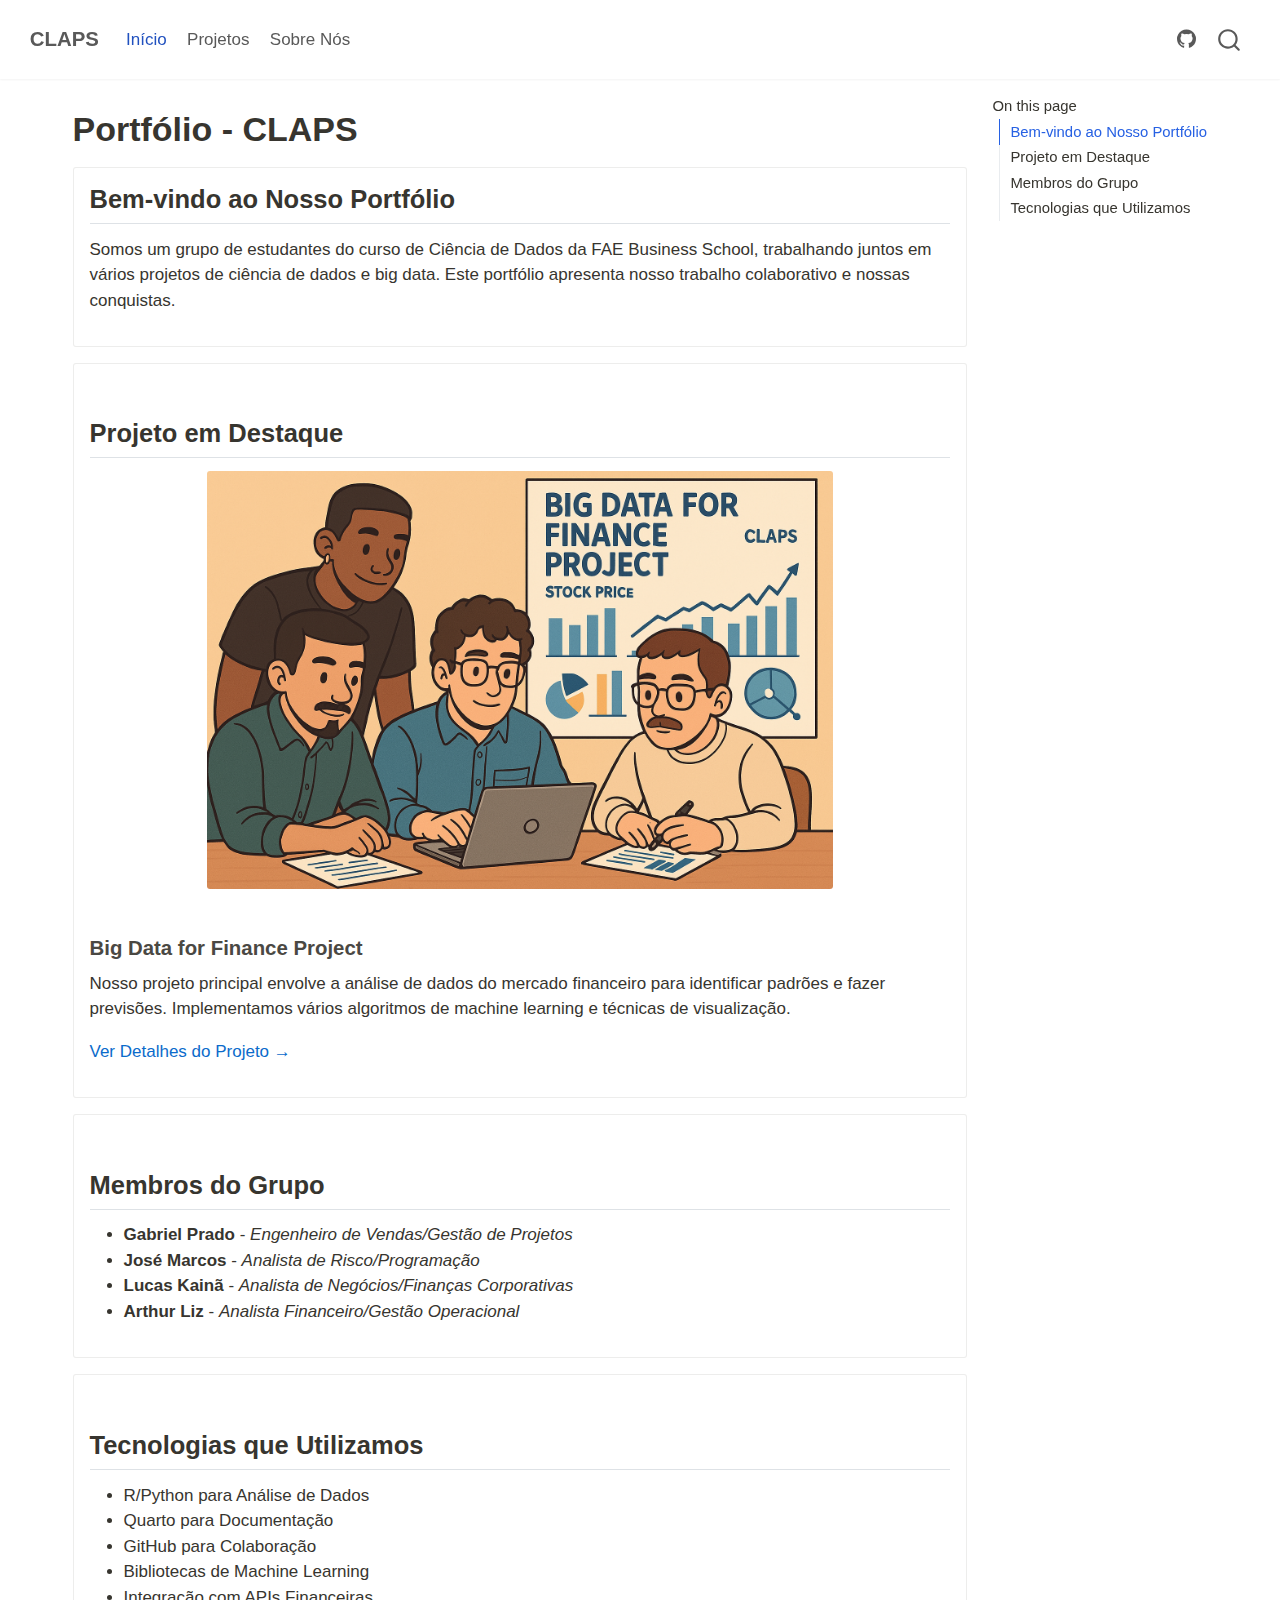
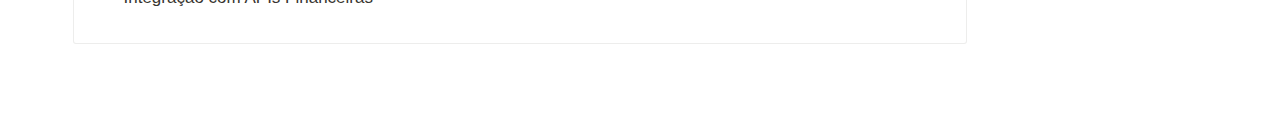
<file: index.html>
<!DOCTYPE html>
<html xmlns="http://www.w3.org/1999/xhtml" lang="en" xml:lang="en"><head>

<meta charset="utf-8">
<meta name="generator" content="quarto-1.6.42">

<meta name="viewport" content="width=device-width, initial-scale=1.0, user-scalable=yes">


<title>Portfólio - CLAPS – CLAPS</title>
<style>
code{white-space: pre-wrap;}
span.smallcaps{font-variant: small-caps;}
div.columns{display: flex; gap: min(4vw, 1.5em);}
div.column{flex: auto; overflow-x: auto;}
div.hanging-indent{margin-left: 1.5em; text-indent: -1.5em;}
ul.task-list{list-style: none;}
ul.task-list li input[type="checkbox"] {
  width: 0.8em;
  margin: 0 0.8em 0.2em -1em; /* quarto-specific, see https://github.com/quarto-dev/quarto-cli/issues/4556 */ 
  vertical-align: middle;
}
</style>


<script src="site_libs/quarto-nav/quarto-nav.js"></script>
<script src="site_libs/quarto-nav/headroom.min.js"></script>
<script src="site_libs/clipboard/clipboard.min.js"></script>
<script src="site_libs/quarto-search/autocomplete.umd.js"></script>
<script src="site_libs/quarto-search/fuse.min.js"></script>
<script src="site_libs/quarto-search/quarto-search.js"></script>
<meta name="quarto:offset" content="./">
<script src="site_libs/quarto-html/quarto.js"></script>
<script src="site_libs/quarto-html/popper.min.js"></script>
<script src="site_libs/quarto-html/tippy.umd.min.js"></script>
<script src="site_libs/quarto-html/anchor.min.js"></script>
<link href="site_libs/quarto-html/tippy.css" rel="stylesheet">
<link href="site_libs/quarto-html/quarto-syntax-highlighting-2f5df379a58b258e96c21c0638c20c03.css" rel="stylesheet" id="quarto-text-highlighting-styles">
<script src="site_libs/bootstrap/bootstrap.min.js"></script>
<link href="site_libs/bootstrap/bootstrap-icons.css" rel="stylesheet">
<link href="site_libs/bootstrap/bootstrap-bd18d44eca6e8432d5fc765ab7eae52f.min.css" rel="stylesheet" append-hash="true" id="quarto-bootstrap" data-mode="light">
<script id="quarto-search-options" type="application/json">{
  "location": "navbar",
  "copy-button": false,
  "collapse-after": 3,
  "panel-placement": "end",
  "type": "overlay",
  "limit": 50,
  "keyboard-shortcut": [
    "f",
    "/",
    "s"
  ],
  "show-item-context": false,
  "language": {
    "search-no-results-text": "No results",
    "search-matching-documents-text": "matching documents",
    "search-copy-link-title": "Copy link to search",
    "search-hide-matches-text": "Hide additional matches",
    "search-more-match-text": "more match in this document",
    "search-more-matches-text": "more matches in this document",
    "search-clear-button-title": "Clear",
    "search-text-placeholder": "",
    "search-detached-cancel-button-title": "Cancel",
    "search-submit-button-title": "Submit",
    "search-label": "Search"
  }
}</script>


<link rel="stylesheet" href="styles.css">
</head>

<body class="nav-fixed">

<div id="quarto-search-results"></div>
  <header id="quarto-header" class="headroom fixed-top">
    <nav class="navbar navbar-expand-lg " data-bs-theme="dark">
      <div class="navbar-container container-fluid">
      <div class="navbar-brand-container mx-auto">
    <a class="navbar-brand" href="./index.html">
    <span class="navbar-title">CLAPS</span>
    </a>
  </div>
            <div id="quarto-search" class="" title="Search"></div>
          <button class="navbar-toggler" type="button" data-bs-toggle="collapse" data-bs-target="#navbarCollapse" aria-controls="navbarCollapse" role="menu" aria-expanded="false" aria-label="Toggle navigation" onclick="if (window.quartoToggleHeadroom) { window.quartoToggleHeadroom(); }">
  <span class="navbar-toggler-icon"></span>
</button>
          <div class="collapse navbar-collapse" id="navbarCollapse">
            <ul class="navbar-nav navbar-nav-scroll me-auto">
  <li class="nav-item">
    <a class="nav-link active" href="./index.html" aria-current="page"> 
<span class="menu-text">Início</span></a>
  </li>  
  <li class="nav-item">
    <a class="nav-link" href="./projetos.html"> 
<span class="menu-text">Projetos</span></a>
  </li>  
  <li class="nav-item">
    <a class="nav-link" href="./sobre.html"> 
<span class="menu-text">Sobre Nós</span></a>
  </li>  
</ul>
            <ul class="navbar-nav navbar-nav-scroll ms-auto">
  <li class="nav-item compact">
    <a class="nav-link" href="https://github.com/palminhas4/portfolio"> <i class="bi bi-github" role="img">
</i> 
<span class="menu-text"></span></a>
  </li>  
</ul>
          </div> <!-- /navcollapse -->
            <div class="quarto-navbar-tools">
</div>
      </div> <!-- /container-fluid -->
    </nav>
</header>
<!-- content -->
<div id="quarto-content" class="quarto-container page-columns page-rows-contents page-layout-full page-navbar">
<!-- sidebar -->
<!-- margin-sidebar -->
    <div id="quarto-margin-sidebar" class="sidebar margin-sidebar">
        <nav id="TOC" role="doc-toc" class="toc-active">
    <h2 id="toc-title">On this page</h2>
   
  <ul>
  <li><a href="#bem-vindo-ao-nosso-portfólio" id="toc-bem-vindo-ao-nosso-portfólio" class="nav-link active" data-scroll-target="#bem-vindo-ao-nosso-portfólio">Bem-vindo ao Nosso Portfólio</a></li>
  <li><a href="#projeto-em-destaque" id="toc-projeto-em-destaque" class="nav-link" data-scroll-target="#projeto-em-destaque">Projeto em Destaque</a>
  <ul class="collapse">
  <li><a href="#big-data-for-finance-project" id="toc-big-data-for-finance-project" class="nav-link" data-scroll-target="#big-data-for-finance-project">Big Data for Finance Project</a></li>
  </ul></li>
  <li><a href="#membros-do-grupo" id="toc-membros-do-grupo" class="nav-link" data-scroll-target="#membros-do-grupo">Membros do Grupo</a></li>
  <li><a href="#tecnologias-que-utilizamos" id="toc-tecnologias-que-utilizamos" class="nav-link" data-scroll-target="#tecnologias-que-utilizamos">Tecnologias que Utilizamos</a></li>
  </ul>
</nav>
    </div>
<!-- main -->
<main class="content column-page-left" id="quarto-document-content">

<header id="title-block-header" class="quarto-title-block default">
<div class="quarto-title">
<h1 class="title">Portfólio - CLAPS</h1>
</div>



<div class="quarto-title-meta column-page-left">

    
  
    
  </div>
  


</header>


<section id="bem-vindo-ao-nosso-portfólio" class="level2 content-block">
<h2 class="anchored" data-anchor-id="bem-vindo-ao-nosso-portfólio">Bem-vindo ao Nosso Portfólio</h2>
<p>Somos um grupo de estudantes do curso de Ciência de Dados da FAE Business School, trabalhando juntos em vários projetos de ciência de dados e big data. Este portfólio apresenta nosso trabalho colaborativo e nossas conquistas.</p>
</section>
<section id="projeto-em-destaque" class="level2 content-block">
<h2 class="anchored" data-anchor-id="projeto-em-destaque">Projeto em Destaque</h2>
<div class="quarto-figure quarto-figure-center">
<figure class="figure">
<p><img src="images/grupo ia.png" class="img-fluid quarto-figure quarto-figure-center figure-img" width="626"></p>
</figure>
</div>
<section id="big-data-for-finance-project" class="level3">
<h3 class="anchored" data-anchor-id="big-data-for-finance-project">Big Data for Finance Project</h3>
<p>Nosso projeto principal envolve a análise de dados do mercado financeiro para identificar padrões e fazer previsões. Implementamos vários algoritmos de machine learning e técnicas de visualização.</p>
<p><a href="./projetos.html">Ver Detalhes do Projeto →</a></p>
</section>
</section>
<section id="membros-do-grupo" class="level2 content-block">
<h2 class="anchored" data-anchor-id="membros-do-grupo">Membros do Grupo</h2>
<ul>
<li><strong>Gabriel Prado</strong> - <em>Engenheiro de Vendas/Gestão de Projetos</em></li>
<li><strong>José Marcos</strong> - <em>Analista de Risco/Programação</em></li>
<li><strong>Lucas Kainã</strong> - <em>Analista de Negócios/Finanças Corporativas</em></li>
<li><strong>Arthur Liz</strong> - <em>Analista Financeiro/Gestão Operacional</em></li>
</ul>
</section>
<section id="tecnologias-que-utilizamos" class="level2 content-block">
<h2 class="anchored" data-anchor-id="tecnologias-que-utilizamos">Tecnologias que Utilizamos</h2>
<ul>
<li>R/Python para Análise de Dados</li>
<li>Quarto para Documentação</li>
<li>GitHub para Colaboração</li>
<li>Bibliotecas de Machine Learning</li>
<li>Integração com APIs Financeiras</li>
</ul>
</section>



</main> <!-- /main -->
<script id="quarto-html-after-body" type="application/javascript">
window.document.addEventListener("DOMContentLoaded", function (event) {
  const toggleBodyColorMode = (bsSheetEl) => {
    const mode = bsSheetEl.getAttribute("data-mode");
    const bodyEl = window.document.querySelector("body");
    if (mode === "dark") {
      bodyEl.classList.add("quarto-dark");
      bodyEl.classList.remove("quarto-light");
    } else {
      bodyEl.classList.add("quarto-light");
      bodyEl.classList.remove("quarto-dark");
    }
  }
  const toggleBodyColorPrimary = () => {
    const bsSheetEl = window.document.querySelector("link#quarto-bootstrap");
    if (bsSheetEl) {
      toggleBodyColorMode(bsSheetEl);
    }
  }
  toggleBodyColorPrimary();  
  const icon = "";
  const anchorJS = new window.AnchorJS();
  anchorJS.options = {
    placement: 'right',
    icon: icon
  };
  anchorJS.add('.anchored');
  const isCodeAnnotation = (el) => {
    for (const clz of el.classList) {
      if (clz.startsWith('code-annotation-')) {                     
        return true;
      }
    }
    return false;
  }
  const onCopySuccess = function(e) {
    // button target
    const button = e.trigger;
    // don't keep focus
    button.blur();
    // flash "checked"
    button.classList.add('code-copy-button-checked');
    var currentTitle = button.getAttribute("title");
    button.setAttribute("title", "Copied!");
    let tooltip;
    if (window.bootstrap) {
      button.setAttribute("data-bs-toggle", "tooltip");
      button.setAttribute("data-bs-placement", "left");
      button.setAttribute("data-bs-title", "Copied!");
      tooltip = new bootstrap.Tooltip(button, 
        { trigger: "manual", 
          customClass: "code-copy-button-tooltip",
          offset: [0, -8]});
      tooltip.show();    
    }
    setTimeout(function() {
      if (tooltip) {
        tooltip.hide();
        button.removeAttribute("data-bs-title");
        button.removeAttribute("data-bs-toggle");
        button.removeAttribute("data-bs-placement");
      }
      button.setAttribute("title", currentTitle);
      button.classList.remove('code-copy-button-checked');
    }, 1000);
    // clear code selection
    e.clearSelection();
  }
  const getTextToCopy = function(trigger) {
      const codeEl = trigger.previousElementSibling.cloneNode(true);
      for (const childEl of codeEl.children) {
        if (isCodeAnnotation(childEl)) {
          childEl.remove();
        }
      }
      return codeEl.innerText;
  }
  const clipboard = new window.ClipboardJS('.code-copy-button:not([data-in-quarto-modal])', {
    text: getTextToCopy
  });
  clipboard.on('success', onCopySuccess);
  if (window.document.getElementById('quarto-embedded-source-code-modal')) {
    const clipboardModal = new window.ClipboardJS('.code-copy-button[data-in-quarto-modal]', {
      text: getTextToCopy,
      container: window.document.getElementById('quarto-embedded-source-code-modal')
    });
    clipboardModal.on('success', onCopySuccess);
  }
    var localhostRegex = new RegExp(/^(?:http|https):\/\/localhost\:?[0-9]*\//);
    var mailtoRegex = new RegExp(/^mailto:/);
      var filterRegex = new RegExp('/' + window.location.host + '/');
    var isInternal = (href) => {
        return filterRegex.test(href) || localhostRegex.test(href) || mailtoRegex.test(href);
    }
    // Inspect non-navigation links and adorn them if external
 	var links = window.document.querySelectorAll('a[href]:not(.nav-link):not(.navbar-brand):not(.toc-action):not(.sidebar-link):not(.sidebar-item-toggle):not(.pagination-link):not(.no-external):not([aria-hidden]):not(.dropdown-item):not(.quarto-navigation-tool):not(.about-link)');
    for (var i=0; i<links.length; i++) {
      const link = links[i];
      if (!isInternal(link.href)) {
        // undo the damage that might have been done by quarto-nav.js in the case of
        // links that we want to consider external
        if (link.dataset.originalHref !== undefined) {
          link.href = link.dataset.originalHref;
        }
      }
    }
  function tippyHover(el, contentFn, onTriggerFn, onUntriggerFn) {
    const config = {
      allowHTML: true,
      maxWidth: 500,
      delay: 100,
      arrow: false,
      appendTo: function(el) {
          return el.parentElement;
      },
      interactive: true,
      interactiveBorder: 10,
      theme: 'quarto',
      placement: 'bottom-start',
    };
    if (contentFn) {
      config.content = contentFn;
    }
    if (onTriggerFn) {
      config.onTrigger = onTriggerFn;
    }
    if (onUntriggerFn) {
      config.onUntrigger = onUntriggerFn;
    }
    window.tippy(el, config); 
  }
  const noterefs = window.document.querySelectorAll('a[role="doc-noteref"]');
  for (var i=0; i<noterefs.length; i++) {
    const ref = noterefs[i];
    tippyHover(ref, function() {
      // use id or data attribute instead here
      let href = ref.getAttribute('data-footnote-href') || ref.getAttribute('href');
      try { href = new URL(href).hash; } catch {}
      const id = href.replace(/^#\/?/, "");
      const note = window.document.getElementById(id);
      if (note) {
        return note.innerHTML;
      } else {
        return "";
      }
    });
  }
  const xrefs = window.document.querySelectorAll('a.quarto-xref');
  const processXRef = (id, note) => {
    // Strip column container classes
    const stripColumnClz = (el) => {
      el.classList.remove("page-full", "page-columns");
      if (el.children) {
        for (const child of el.children) {
          stripColumnClz(child);
        }
      }
    }
    stripColumnClz(note)
    if (id === null || id.startsWith('sec-')) {
      // Special case sections, only their first couple elements
      const container = document.createElement("div");
      if (note.children && note.children.length > 2) {
        container.appendChild(note.children[0].cloneNode(true));
        for (let i = 1; i < note.children.length; i++) {
          const child = note.children[i];
          if (child.tagName === "P" && child.innerText === "") {
            continue;
          } else {
            container.appendChild(child.cloneNode(true));
            break;
          }
        }
        if (window.Quarto?.typesetMath) {
          window.Quarto.typesetMath(container);
        }
        return container.innerHTML
      } else {
        if (window.Quarto?.typesetMath) {
          window.Quarto.typesetMath(note);
        }
        return note.innerHTML;
      }
    } else {
      // Remove any anchor links if they are present
      const anchorLink = note.querySelector('a.anchorjs-link');
      if (anchorLink) {
        anchorLink.remove();
      }
      if (window.Quarto?.typesetMath) {
        window.Quarto.typesetMath(note);
      }
      if (note.classList.contains("callout")) {
        return note.outerHTML;
      } else {
        return note.innerHTML;
      }
    }
  }
  for (var i=0; i<xrefs.length; i++) {
    const xref = xrefs[i];
    tippyHover(xref, undefined, function(instance) {
      instance.disable();
      let url = xref.getAttribute('href');
      let hash = undefined; 
      if (url.startsWith('#')) {
        hash = url;
      } else {
        try { hash = new URL(url).hash; } catch {}
      }
      if (hash) {
        const id = hash.replace(/^#\/?/, "");
        const note = window.document.getElementById(id);
        if (note !== null) {
          try {
            const html = processXRef(id, note.cloneNode(true));
            instance.setContent(html);
          } finally {
            instance.enable();
            instance.show();
          }
        } else {
          // See if we can fetch this
          fetch(url.split('#')[0])
          .then(res => res.text())
          .then(html => {
            const parser = new DOMParser();
            const htmlDoc = parser.parseFromString(html, "text/html");
            const note = htmlDoc.getElementById(id);
            if (note !== null) {
              const html = processXRef(id, note);
              instance.setContent(html);
            } 
          }).finally(() => {
            instance.enable();
            instance.show();
          });
        }
      } else {
        // See if we can fetch a full url (with no hash to target)
        // This is a special case and we should probably do some content thinning / targeting
        fetch(url)
        .then(res => res.text())
        .then(html => {
          const parser = new DOMParser();
          const htmlDoc = parser.parseFromString(html, "text/html");
          const note = htmlDoc.querySelector('main.content');
          if (note !== null) {
            // This should only happen for chapter cross references
            // (since there is no id in the URL)
            // remove the first header
            if (note.children.length > 0 && note.children[0].tagName === "HEADER") {
              note.children[0].remove();
            }
            const html = processXRef(null, note);
            instance.setContent(html);
          } 
        }).finally(() => {
          instance.enable();
          instance.show();
        });
      }
    }, function(instance) {
    });
  }
      let selectedAnnoteEl;
      const selectorForAnnotation = ( cell, annotation) => {
        let cellAttr = 'data-code-cell="' + cell + '"';
        let lineAttr = 'data-code-annotation="' +  annotation + '"';
        const selector = 'span[' + cellAttr + '][' + lineAttr + ']';
        return selector;
      }
      const selectCodeLines = (annoteEl) => {
        const doc = window.document;
        const targetCell = annoteEl.getAttribute("data-target-cell");
        const targetAnnotation = annoteEl.getAttribute("data-target-annotation");
        const annoteSpan = window.document.querySelector(selectorForAnnotation(targetCell, targetAnnotation));
        const lines = annoteSpan.getAttribute("data-code-lines").split(",");
        const lineIds = lines.map((line) => {
          return targetCell + "-" + line;
        })
        let top = null;
        let height = null;
        let parent = null;
        if (lineIds.length > 0) {
            //compute the position of the single el (top and bottom and make a div)
            const el = window.document.getElementById(lineIds[0]);
            top = el.offsetTop;
            height = el.offsetHeight;
            parent = el.parentElement.parentElement;
          if (lineIds.length > 1) {
            const lastEl = window.document.getElementById(lineIds[lineIds.length - 1]);
            const bottom = lastEl.offsetTop + lastEl.offsetHeight;
            height = bottom - top;
          }
          if (top !== null && height !== null && parent !== null) {
            // cook up a div (if necessary) and position it 
            let div = window.document.getElementById("code-annotation-line-highlight");
            if (div === null) {
              div = window.document.createElement("div");
              div.setAttribute("id", "code-annotation-line-highlight");
              div.style.position = 'absolute';
              parent.appendChild(div);
            }
            div.style.top = top - 2 + "px";
            div.style.height = height + 4 + "px";
            div.style.left = 0;
            let gutterDiv = window.document.getElementById("code-annotation-line-highlight-gutter");
            if (gutterDiv === null) {
              gutterDiv = window.document.createElement("div");
              gutterDiv.setAttribute("id", "code-annotation-line-highlight-gutter");
              gutterDiv.style.position = 'absolute';
              const codeCell = window.document.getElementById(targetCell);
              const gutter = codeCell.querySelector('.code-annotation-gutter');
              gutter.appendChild(gutterDiv);
            }
            gutterDiv.style.top = top - 2 + "px";
            gutterDiv.style.height = height + 4 + "px";
          }
          selectedAnnoteEl = annoteEl;
        }
      };
      const unselectCodeLines = () => {
        const elementsIds = ["code-annotation-line-highlight", "code-annotation-line-highlight-gutter"];
        elementsIds.forEach((elId) => {
          const div = window.document.getElementById(elId);
          if (div) {
            div.remove();
          }
        });
        selectedAnnoteEl = undefined;
      };
        // Handle positioning of the toggle
    window.addEventListener(
      "resize",
      throttle(() => {
        elRect = undefined;
        if (selectedAnnoteEl) {
          selectCodeLines(selectedAnnoteEl);
        }
      }, 10)
    );
    function throttle(fn, ms) {
    let throttle = false;
    let timer;
      return (...args) => {
        if(!throttle) { // first call gets through
            fn.apply(this, args);
            throttle = true;
        } else { // all the others get throttled
            if(timer) clearTimeout(timer); // cancel #2
            timer = setTimeout(() => {
              fn.apply(this, args);
              timer = throttle = false;
            }, ms);
        }
      };
    }
      // Attach click handler to the DT
      const annoteDls = window.document.querySelectorAll('dt[data-target-cell]');
      for (const annoteDlNode of annoteDls) {
        annoteDlNode.addEventListener('click', (event) => {
          const clickedEl = event.target;
          if (clickedEl !== selectedAnnoteEl) {
            unselectCodeLines();
            const activeEl = window.document.querySelector('dt[data-target-cell].code-annotation-active');
            if (activeEl) {
              activeEl.classList.remove('code-annotation-active');
            }
            selectCodeLines(clickedEl);
            clickedEl.classList.add('code-annotation-active');
          } else {
            // Unselect the line
            unselectCodeLines();
            clickedEl.classList.remove('code-annotation-active');
          }
        });
      }
  const findCites = (el) => {
    const parentEl = el.parentElement;
    if (parentEl) {
      const cites = parentEl.dataset.cites;
      if (cites) {
        return {
          el,
          cites: cites.split(' ')
        };
      } else {
        return findCites(el.parentElement)
      }
    } else {
      return undefined;
    }
  };
  var bibliorefs = window.document.querySelectorAll('a[role="doc-biblioref"]');
  for (var i=0; i<bibliorefs.length; i++) {
    const ref = bibliorefs[i];
    const citeInfo = findCites(ref);
    if (citeInfo) {
      tippyHover(citeInfo.el, function() {
        var popup = window.document.createElement('div');
        citeInfo.cites.forEach(function(cite) {
          var citeDiv = window.document.createElement('div');
          citeDiv.classList.add('hanging-indent');
          citeDiv.classList.add('csl-entry');
          var biblioDiv = window.document.getElementById('ref-' + cite);
          if (biblioDiv) {
            citeDiv.innerHTML = biblioDiv.innerHTML;
          }
          popup.appendChild(citeDiv);
        });
        return popup.innerHTML;
      });
    }
  }
});
</script>
</div> <!-- /content -->




</body></html>
</file>
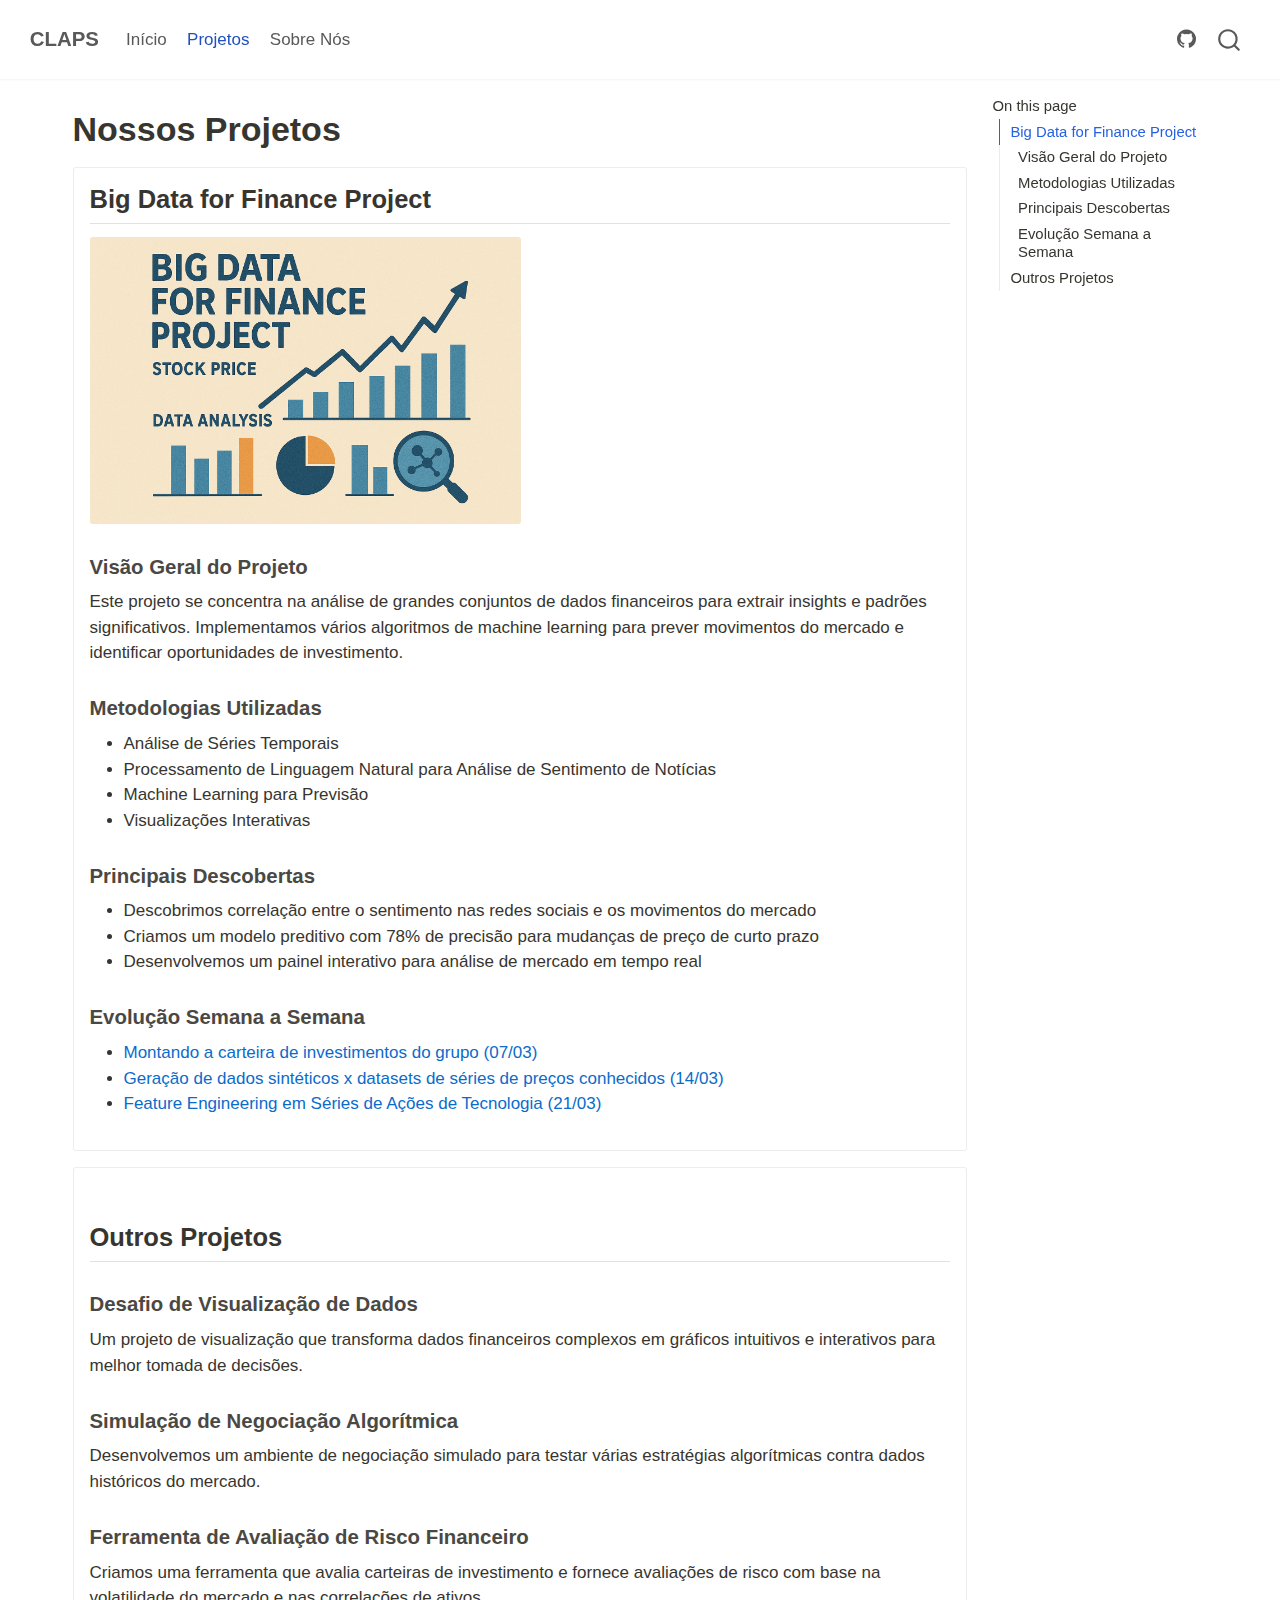
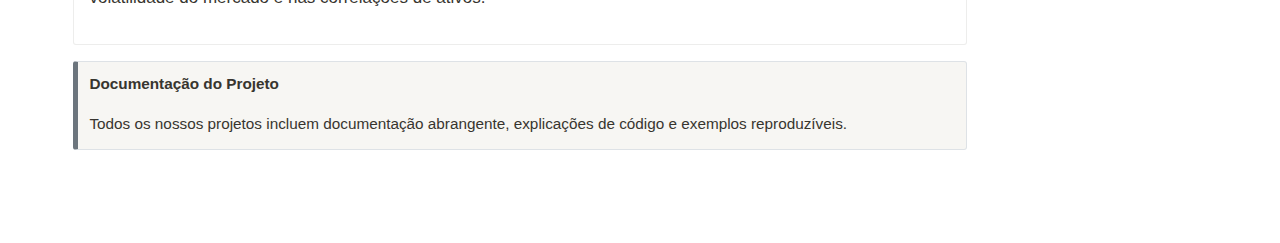
<file: projetos.html>
<!DOCTYPE html>
<html xmlns="http://www.w3.org/1999/xhtml" lang="en" xml:lang="en"><head>

<meta charset="utf-8">
<meta name="generator" content="quarto-1.6.42">

<meta name="viewport" content="width=device-width, initial-scale=1.0, user-scalable=yes">


<title>Nossos Projetos – CLAPS</title>
<style>
code{white-space: pre-wrap;}
span.smallcaps{font-variant: small-caps;}
div.columns{display: flex; gap: min(4vw, 1.5em);}
div.column{flex: auto; overflow-x: auto;}
div.hanging-indent{margin-left: 1.5em; text-indent: -1.5em;}
ul.task-list{list-style: none;}
ul.task-list li input[type="checkbox"] {
  width: 0.8em;
  margin: 0 0.8em 0.2em -1em; /* quarto-specific, see https://github.com/quarto-dev/quarto-cli/issues/4556 */ 
  vertical-align: middle;
}
</style>


<script src="site_libs/quarto-nav/quarto-nav.js"></script>
<script src="site_libs/quarto-nav/headroom.min.js"></script>
<script src="site_libs/clipboard/clipboard.min.js"></script>
<script src="site_libs/quarto-search/autocomplete.umd.js"></script>
<script src="site_libs/quarto-search/fuse.min.js"></script>
<script src="site_libs/quarto-search/quarto-search.js"></script>
<meta name="quarto:offset" content="./">
<script src="site_libs/quarto-html/quarto.js"></script>
<script src="site_libs/quarto-html/popper.min.js"></script>
<script src="site_libs/quarto-html/tippy.umd.min.js"></script>
<script src="site_libs/quarto-html/anchor.min.js"></script>
<link href="site_libs/quarto-html/tippy.css" rel="stylesheet">
<link href="site_libs/quarto-html/quarto-syntax-highlighting-2f5df379a58b258e96c21c0638c20c03.css" rel="stylesheet" id="quarto-text-highlighting-styles">
<script src="site_libs/bootstrap/bootstrap.min.js"></script>
<link href="site_libs/bootstrap/bootstrap-icons.css" rel="stylesheet">
<link href="site_libs/bootstrap/bootstrap-bd18d44eca6e8432d5fc765ab7eae52f.min.css" rel="stylesheet" append-hash="true" id="quarto-bootstrap" data-mode="light">
<script id="quarto-search-options" type="application/json">{
  "location": "navbar",
  "copy-button": false,
  "collapse-after": 3,
  "panel-placement": "end",
  "type": "overlay",
  "limit": 50,
  "keyboard-shortcut": [
    "f",
    "/",
    "s"
  ],
  "show-item-context": false,
  "language": {
    "search-no-results-text": "No results",
    "search-matching-documents-text": "matching documents",
    "search-copy-link-title": "Copy link to search",
    "search-hide-matches-text": "Hide additional matches",
    "search-more-match-text": "more match in this document",
    "search-more-matches-text": "more matches in this document",
    "search-clear-button-title": "Clear",
    "search-text-placeholder": "",
    "search-detached-cancel-button-title": "Cancel",
    "search-submit-button-title": "Submit",
    "search-label": "Search"
  }
}</script>


<link rel="stylesheet" href="styles.css">
</head>

<body class="nav-fixed">

<div id="quarto-search-results"></div>
  <header id="quarto-header" class="headroom fixed-top">
    <nav class="navbar navbar-expand-lg " data-bs-theme="dark">
      <div class="navbar-container container-fluid">
      <div class="navbar-brand-container mx-auto">
    <a class="navbar-brand" href="./index.html">
    <span class="navbar-title">CLAPS</span>
    </a>
  </div>
            <div id="quarto-search" class="" title="Search"></div>
          <button class="navbar-toggler" type="button" data-bs-toggle="collapse" data-bs-target="#navbarCollapse" aria-controls="navbarCollapse" role="menu" aria-expanded="false" aria-label="Toggle navigation" onclick="if (window.quartoToggleHeadroom) { window.quartoToggleHeadroom(); }">
  <span class="navbar-toggler-icon"></span>
</button>
          <div class="collapse navbar-collapse" id="navbarCollapse">
            <ul class="navbar-nav navbar-nav-scroll me-auto">
  <li class="nav-item">
    <a class="nav-link" href="./index.html"> 
<span class="menu-text">Início</span></a>
  </li>  
  <li class="nav-item">
    <a class="nav-link active" href="./projetos.html" aria-current="page"> 
<span class="menu-text">Projetos</span></a>
  </li>  
  <li class="nav-item">
    <a class="nav-link" href="./sobre.html"> 
<span class="menu-text">Sobre Nós</span></a>
  </li>  
</ul>
            <ul class="navbar-nav navbar-nav-scroll ms-auto">
  <li class="nav-item compact">
    <a class="nav-link" href="https://github.com/palminhas4/portfolio"> <i class="bi bi-github" role="img">
</i> 
<span class="menu-text"></span></a>
  </li>  
</ul>
          </div> <!-- /navcollapse -->
            <div class="quarto-navbar-tools">
</div>
      </div> <!-- /container-fluid -->
    </nav>
</header>
<!-- content -->
<div id="quarto-content" class="quarto-container page-columns page-rows-contents page-layout-full page-navbar">
<!-- sidebar -->
<!-- margin-sidebar -->
    <div id="quarto-margin-sidebar" class="sidebar margin-sidebar">
        <nav id="TOC" role="doc-toc" class="toc-active">
    <h2 id="toc-title">On this page</h2>
   
  <ul>
  <li><a href="#big-data-for-finance-project" id="toc-big-data-for-finance-project" class="nav-link active" data-scroll-target="#big-data-for-finance-project">Big Data for Finance Project</a>
  <ul class="collapse">
  <li><a href="#visão-geral-do-projeto" id="toc-visão-geral-do-projeto" class="nav-link" data-scroll-target="#visão-geral-do-projeto">Visão Geral do Projeto</a></li>
  <li><a href="#metodologias-utilizadas" id="toc-metodologias-utilizadas" class="nav-link" data-scroll-target="#metodologias-utilizadas">Metodologias Utilizadas</a></li>
  <li><a href="#principais-descobertas" id="toc-principais-descobertas" class="nav-link" data-scroll-target="#principais-descobertas">Principais Descobertas</a></li>
  <li><a href="#evolução-semana-a-semana" id="toc-evolução-semana-a-semana" class="nav-link" data-scroll-target="#evolução-semana-a-semana">Evolução Semana a Semana</a></li>
  </ul></li>
  <li><a href="#outros-projetos" id="toc-outros-projetos" class="nav-link" data-scroll-target="#outros-projetos">Outros Projetos</a>
  <ul class="collapse">
  <li><a href="#desafio-de-visualização-de-dados" id="toc-desafio-de-visualização-de-dados" class="nav-link" data-scroll-target="#desafio-de-visualização-de-dados">Desafio de Visualização de Dados</a></li>
  <li><a href="#simulação-de-negociação-algorítmica" id="toc-simulação-de-negociação-algorítmica" class="nav-link" data-scroll-target="#simulação-de-negociação-algorítmica">Simulação de Negociação Algorítmica</a></li>
  <li><a href="#ferramenta-de-avaliação-de-risco-financeiro" id="toc-ferramenta-de-avaliação-de-risco-financeiro" class="nav-link" data-scroll-target="#ferramenta-de-avaliação-de-risco-financeiro">Ferramenta de Avaliação de Risco Financeiro</a></li>
  </ul></li>
  </ul>
</nav>
    </div>
<!-- main -->
<main class="content column-page-left" id="quarto-document-content">

<header id="title-block-header" class="quarto-title-block default">
<div class="quarto-title">
<h1 class="title">Nossos Projetos</h1>
</div>



<div class="quarto-title-meta column-page-left">

    
  
    
  </div>
  


</header>


<section id="big-data-for-finance-project" class="level2 content-block">
<h2 class="anchored" data-anchor-id="big-data-for-finance-project">Big Data for Finance Project</h2>
<p><img src="images/datafinance.png" class="img-fluid" width="431"></p>
<section id="visão-geral-do-projeto" class="level3">
<h3 class="anchored" data-anchor-id="visão-geral-do-projeto">Visão Geral do Projeto</h3>
<p>Este projeto se concentra na análise de grandes conjuntos de dados financeiros para extrair insights e padrões significativos. Implementamos vários algoritmos de machine learning para prever movimentos do mercado e identificar oportunidades de investimento.</p>
</section>
<section id="metodologias-utilizadas" class="level3">
<h3 class="anchored" data-anchor-id="metodologias-utilizadas">Metodologias Utilizadas</h3>
<ul>
<li>Análise de Séries Temporais</li>
<li>Processamento de Linguagem Natural para Análise de Sentimento de Notícias</li>
<li>Machine Learning para Previsão</li>
<li>Visualizações Interativas</li>
</ul>
</section>
<section id="principais-descobertas" class="level3">
<h3 class="anchored" data-anchor-id="principais-descobertas">Principais Descobertas</h3>
<ul>
<li>Descobrimos correlação entre o sentimento nas redes sociais e os movimentos do mercado</li>
<li>Criamos um modelo preditivo com 78% de precisão para mudanças de preço de curto prazo</li>
<li>Desenvolvemos um painel interativo para análise de mercado em tempo real</li>
</ul>
</section>
<section id="evolução-semana-a-semana" class="level3">
<h3 class="anchored" data-anchor-id="evolução-semana-a-semana">Evolução Semana a Semana</h3>
<ul>
<li><a href="./semana1.html">Montando a carteira de investimentos do grupo (07/03)</a></li>
<li><a href="./semana2.html">Geração de dados sintéticos x datasets de séries de preços conhecidos (14/03)</a></li>
<li><a href="./semana3.html">Feature Engineering em Séries de Ações de Tecnologia (21/03)</a></li>
</ul>
</section>
</section>
<section id="outros-projetos" class="level2 content-block">
<h2 class="anchored" data-anchor-id="outros-projetos">Outros Projetos</h2>
<section id="desafio-de-visualização-de-dados" class="level3">
<h3 class="anchored" data-anchor-id="desafio-de-visualização-de-dados">Desafio de Visualização de Dados</h3>
<p>Um projeto de visualização que transforma dados financeiros complexos em gráficos intuitivos e interativos para melhor tomada de decisões.</p>
</section>
<section id="simulação-de-negociação-algorítmica" class="level3">
<h3 class="anchored" data-anchor-id="simulação-de-negociação-algorítmica">Simulação de Negociação Algorítmica</h3>
<p>Desenvolvemos um ambiente de negociação simulado para testar várias estratégias algorítmicas contra dados históricos do mercado.</p>
</section>
<section id="ferramenta-de-avaliação-de-risco-financeiro" class="level3">
<h3 class="anchored" data-anchor-id="ferramenta-de-avaliação-de-risco-financeiro">Ferramenta de Avaliação de Risco Financeiro</h3>
<p>Criamos uma ferramenta que avalia carteiras de investimento e fornece avaliações de risco com base na volatilidade do mercado e nas correlações de ativos.</p>
</section>
</section>
<div class="callout callout-style-simple callout-none no-icon">
<div class="callout-body d-flex">
<div class="callout-icon-container">
<i class="callout-icon no-icon"></i>
</div>
<div class="callout-body-container">
<p><strong>Documentação do Projeto</strong></p>
<p>Todos os nossos projetos incluem documentação abrangente, explicações de código e exemplos reproduzíveis.</p>
</div>
</div>
</div>



</main> <!-- /main -->
<script id="quarto-html-after-body" type="application/javascript">
window.document.addEventListener("DOMContentLoaded", function (event) {
  const toggleBodyColorMode = (bsSheetEl) => {
    const mode = bsSheetEl.getAttribute("data-mode");
    const bodyEl = window.document.querySelector("body");
    if (mode === "dark") {
      bodyEl.classList.add("quarto-dark");
      bodyEl.classList.remove("quarto-light");
    } else {
      bodyEl.classList.add("quarto-light");
      bodyEl.classList.remove("quarto-dark");
    }
  }
  const toggleBodyColorPrimary = () => {
    const bsSheetEl = window.document.querySelector("link#quarto-bootstrap");
    if (bsSheetEl) {
      toggleBodyColorMode(bsSheetEl);
    }
  }
  toggleBodyColorPrimary();  
  const icon = "";
  const anchorJS = new window.AnchorJS();
  anchorJS.options = {
    placement: 'right',
    icon: icon
  };
  anchorJS.add('.anchored');
  const isCodeAnnotation = (el) => {
    for (const clz of el.classList) {
      if (clz.startsWith('code-annotation-')) {                     
        return true;
      }
    }
    return false;
  }
  const onCopySuccess = function(e) {
    // button target
    const button = e.trigger;
    // don't keep focus
    button.blur();
    // flash "checked"
    button.classList.add('code-copy-button-checked');
    var currentTitle = button.getAttribute("title");
    button.setAttribute("title", "Copied!");
    let tooltip;
    if (window.bootstrap) {
      button.setAttribute("data-bs-toggle", "tooltip");
      button.setAttribute("data-bs-placement", "left");
      button.setAttribute("data-bs-title", "Copied!");
      tooltip = new bootstrap.Tooltip(button, 
        { trigger: "manual", 
          customClass: "code-copy-button-tooltip",
          offset: [0, -8]});
      tooltip.show();    
    }
    setTimeout(function() {
      if (tooltip) {
        tooltip.hide();
        button.removeAttribute("data-bs-title");
        button.removeAttribute("data-bs-toggle");
        button.removeAttribute("data-bs-placement");
      }
      button.setAttribute("title", currentTitle);
      button.classList.remove('code-copy-button-checked');
    }, 1000);
    // clear code selection
    e.clearSelection();
  }
  const getTextToCopy = function(trigger) {
      const codeEl = trigger.previousElementSibling.cloneNode(true);
      for (const childEl of codeEl.children) {
        if (isCodeAnnotation(childEl)) {
          childEl.remove();
        }
      }
      return codeEl.innerText;
  }
  const clipboard = new window.ClipboardJS('.code-copy-button:not([data-in-quarto-modal])', {
    text: getTextToCopy
  });
  clipboard.on('success', onCopySuccess);
  if (window.document.getElementById('quarto-embedded-source-code-modal')) {
    const clipboardModal = new window.ClipboardJS('.code-copy-button[data-in-quarto-modal]', {
      text: getTextToCopy,
      container: window.document.getElementById('quarto-embedded-source-code-modal')
    });
    clipboardModal.on('success', onCopySuccess);
  }
    var localhostRegex = new RegExp(/^(?:http|https):\/\/localhost\:?[0-9]*\//);
    var mailtoRegex = new RegExp(/^mailto:/);
      var filterRegex = new RegExp('/' + window.location.host + '/');
    var isInternal = (href) => {
        return filterRegex.test(href) || localhostRegex.test(href) || mailtoRegex.test(href);
    }
    // Inspect non-navigation links and adorn them if external
 	var links = window.document.querySelectorAll('a[href]:not(.nav-link):not(.navbar-brand):not(.toc-action):not(.sidebar-link):not(.sidebar-item-toggle):not(.pagination-link):not(.no-external):not([aria-hidden]):not(.dropdown-item):not(.quarto-navigation-tool):not(.about-link)');
    for (var i=0; i<links.length; i++) {
      const link = links[i];
      if (!isInternal(link.href)) {
        // undo the damage that might have been done by quarto-nav.js in the case of
        // links that we want to consider external
        if (link.dataset.originalHref !== undefined) {
          link.href = link.dataset.originalHref;
        }
      }
    }
  function tippyHover(el, contentFn, onTriggerFn, onUntriggerFn) {
    const config = {
      allowHTML: true,
      maxWidth: 500,
      delay: 100,
      arrow: false,
      appendTo: function(el) {
          return el.parentElement;
      },
      interactive: true,
      interactiveBorder: 10,
      theme: 'quarto',
      placement: 'bottom-start',
    };
    if (contentFn) {
      config.content = contentFn;
    }
    if (onTriggerFn) {
      config.onTrigger = onTriggerFn;
    }
    if (onUntriggerFn) {
      config.onUntrigger = onUntriggerFn;
    }
    window.tippy(el, config); 
  }
  const noterefs = window.document.querySelectorAll('a[role="doc-noteref"]');
  for (var i=0; i<noterefs.length; i++) {
    const ref = noterefs[i];
    tippyHover(ref, function() {
      // use id or data attribute instead here
      let href = ref.getAttribute('data-footnote-href') || ref.getAttribute('href');
      try { href = new URL(href).hash; } catch {}
      const id = href.replace(/^#\/?/, "");
      const note = window.document.getElementById(id);
      if (note) {
        return note.innerHTML;
      } else {
        return "";
      }
    });
  }
  const xrefs = window.document.querySelectorAll('a.quarto-xref');
  const processXRef = (id, note) => {
    // Strip column container classes
    const stripColumnClz = (el) => {
      el.classList.remove("page-full", "page-columns");
      if (el.children) {
        for (const child of el.children) {
          stripColumnClz(child);
        }
      }
    }
    stripColumnClz(note)
    if (id === null || id.startsWith('sec-')) {
      // Special case sections, only their first couple elements
      const container = document.createElement("div");
      if (note.children && note.children.length > 2) {
        container.appendChild(note.children[0].cloneNode(true));
        for (let i = 1; i < note.children.length; i++) {
          const child = note.children[i];
          if (child.tagName === "P" && child.innerText === "") {
            continue;
          } else {
            container.appendChild(child.cloneNode(true));
            break;
          }
        }
        if (window.Quarto?.typesetMath) {
          window.Quarto.typesetMath(container);
        }
        return container.innerHTML
      } else {
        if (window.Quarto?.typesetMath) {
          window.Quarto.typesetMath(note);
        }
        return note.innerHTML;
      }
    } else {
      // Remove any anchor links if they are present
      const anchorLink = note.querySelector('a.anchorjs-link');
      if (anchorLink) {
        anchorLink.remove();
      }
      if (window.Quarto?.typesetMath) {
        window.Quarto.typesetMath(note);
      }
      if (note.classList.contains("callout")) {
        return note.outerHTML;
      } else {
        return note.innerHTML;
      }
    }
  }
  for (var i=0; i<xrefs.length; i++) {
    const xref = xrefs[i];
    tippyHover(xref, undefined, function(instance) {
      instance.disable();
      let url = xref.getAttribute('href');
      let hash = undefined; 
      if (url.startsWith('#')) {
        hash = url;
      } else {
        try { hash = new URL(url).hash; } catch {}
      }
      if (hash) {
        const id = hash.replace(/^#\/?/, "");
        const note = window.document.getElementById(id);
        if (note !== null) {
          try {
            const html = processXRef(id, note.cloneNode(true));
            instance.setContent(html);
          } finally {
            instance.enable();
            instance.show();
          }
        } else {
          // See if we can fetch this
          fetch(url.split('#')[0])
          .then(res => res.text())
          .then(html => {
            const parser = new DOMParser();
            const htmlDoc = parser.parseFromString(html, "text/html");
            const note = htmlDoc.getElementById(id);
            if (note !== null) {
              const html = processXRef(id, note);
              instance.setContent(html);
            } 
          }).finally(() => {
            instance.enable();
            instance.show();
          });
        }
      } else {
        // See if we can fetch a full url (with no hash to target)
        // This is a special case and we should probably do some content thinning / targeting
        fetch(url)
        .then(res => res.text())
        .then(html => {
          const parser = new DOMParser();
          const htmlDoc = parser.parseFromString(html, "text/html");
          const note = htmlDoc.querySelector('main.content');
          if (note !== null) {
            // This should only happen for chapter cross references
            // (since there is no id in the URL)
            // remove the first header
            if (note.children.length > 0 && note.children[0].tagName === "HEADER") {
              note.children[0].remove();
            }
            const html = processXRef(null, note);
            instance.setContent(html);
          } 
        }).finally(() => {
          instance.enable();
          instance.show();
        });
      }
    }, function(instance) {
    });
  }
      let selectedAnnoteEl;
      const selectorForAnnotation = ( cell, annotation) => {
        let cellAttr = 'data-code-cell="' + cell + '"';
        let lineAttr = 'data-code-annotation="' +  annotation + '"';
        const selector = 'span[' + cellAttr + '][' + lineAttr + ']';
        return selector;
      }
      const selectCodeLines = (annoteEl) => {
        const doc = window.document;
        const targetCell = annoteEl.getAttribute("data-target-cell");
        const targetAnnotation = annoteEl.getAttribute("data-target-annotation");
        const annoteSpan = window.document.querySelector(selectorForAnnotation(targetCell, targetAnnotation));
        const lines = annoteSpan.getAttribute("data-code-lines").split(",");
        const lineIds = lines.map((line) => {
          return targetCell + "-" + line;
        })
        let top = null;
        let height = null;
        let parent = null;
        if (lineIds.length > 0) {
            //compute the position of the single el (top and bottom and make a div)
            const el = window.document.getElementById(lineIds[0]);
            top = el.offsetTop;
            height = el.offsetHeight;
            parent = el.parentElement.parentElement;
          if (lineIds.length > 1) {
            const lastEl = window.document.getElementById(lineIds[lineIds.length - 1]);
            const bottom = lastEl.offsetTop + lastEl.offsetHeight;
            height = bottom - top;
          }
          if (top !== null && height !== null && parent !== null) {
            // cook up a div (if necessary) and position it 
            let div = window.document.getElementById("code-annotation-line-highlight");
            if (div === null) {
              div = window.document.createElement("div");
              div.setAttribute("id", "code-annotation-line-highlight");
              div.style.position = 'absolute';
              parent.appendChild(div);
            }
            div.style.top = top - 2 + "px";
            div.style.height = height + 4 + "px";
            div.style.left = 0;
            let gutterDiv = window.document.getElementById("code-annotation-line-highlight-gutter");
            if (gutterDiv === null) {
              gutterDiv = window.document.createElement("div");
              gutterDiv.setAttribute("id", "code-annotation-line-highlight-gutter");
              gutterDiv.style.position = 'absolute';
              const codeCell = window.document.getElementById(targetCell);
              const gutter = codeCell.querySelector('.code-annotation-gutter');
              gutter.appendChild(gutterDiv);
            }
            gutterDiv.style.top = top - 2 + "px";
            gutterDiv.style.height = height + 4 + "px";
          }
          selectedAnnoteEl = annoteEl;
        }
      };
      const unselectCodeLines = () => {
        const elementsIds = ["code-annotation-line-highlight", "code-annotation-line-highlight-gutter"];
        elementsIds.forEach((elId) => {
          const div = window.document.getElementById(elId);
          if (div) {
            div.remove();
          }
        });
        selectedAnnoteEl = undefined;
      };
        // Handle positioning of the toggle
    window.addEventListener(
      "resize",
      throttle(() => {
        elRect = undefined;
        if (selectedAnnoteEl) {
          selectCodeLines(selectedAnnoteEl);
        }
      }, 10)
    );
    function throttle(fn, ms) {
    let throttle = false;
    let timer;
      return (...args) => {
        if(!throttle) { // first call gets through
            fn.apply(this, args);
            throttle = true;
        } else { // all the others get throttled
            if(timer) clearTimeout(timer); // cancel #2
            timer = setTimeout(() => {
              fn.apply(this, args);
              timer = throttle = false;
            }, ms);
        }
      };
    }
      // Attach click handler to the DT
      const annoteDls = window.document.querySelectorAll('dt[data-target-cell]');
      for (const annoteDlNode of annoteDls) {
        annoteDlNode.addEventListener('click', (event) => {
          const clickedEl = event.target;
          if (clickedEl !== selectedAnnoteEl) {
            unselectCodeLines();
            const activeEl = window.document.querySelector('dt[data-target-cell].code-annotation-active');
            if (activeEl) {
              activeEl.classList.remove('code-annotation-active');
            }
            selectCodeLines(clickedEl);
            clickedEl.classList.add('code-annotation-active');
          } else {
            // Unselect the line
            unselectCodeLines();
            clickedEl.classList.remove('code-annotation-active');
          }
        });
      }
  const findCites = (el) => {
    const parentEl = el.parentElement;
    if (parentEl) {
      const cites = parentEl.dataset.cites;
      if (cites) {
        return {
          el,
          cites: cites.split(' ')
        };
      } else {
        return findCites(el.parentElement)
      }
    } else {
      return undefined;
    }
  };
  var bibliorefs = window.document.querySelectorAll('a[role="doc-biblioref"]');
  for (var i=0; i<bibliorefs.length; i++) {
    const ref = bibliorefs[i];
    const citeInfo = findCites(ref);
    if (citeInfo) {
      tippyHover(citeInfo.el, function() {
        var popup = window.document.createElement('div');
        citeInfo.cites.forEach(function(cite) {
          var citeDiv = window.document.createElement('div');
          citeDiv.classList.add('hanging-indent');
          citeDiv.classList.add('csl-entry');
          var biblioDiv = window.document.getElementById('ref-' + cite);
          if (biblioDiv) {
            citeDiv.innerHTML = biblioDiv.innerHTML;
          }
          popup.appendChild(citeDiv);
        });
        return popup.innerHTML;
      });
    }
  }
});
</script>
</div> <!-- /content -->




</body></html>
</file>
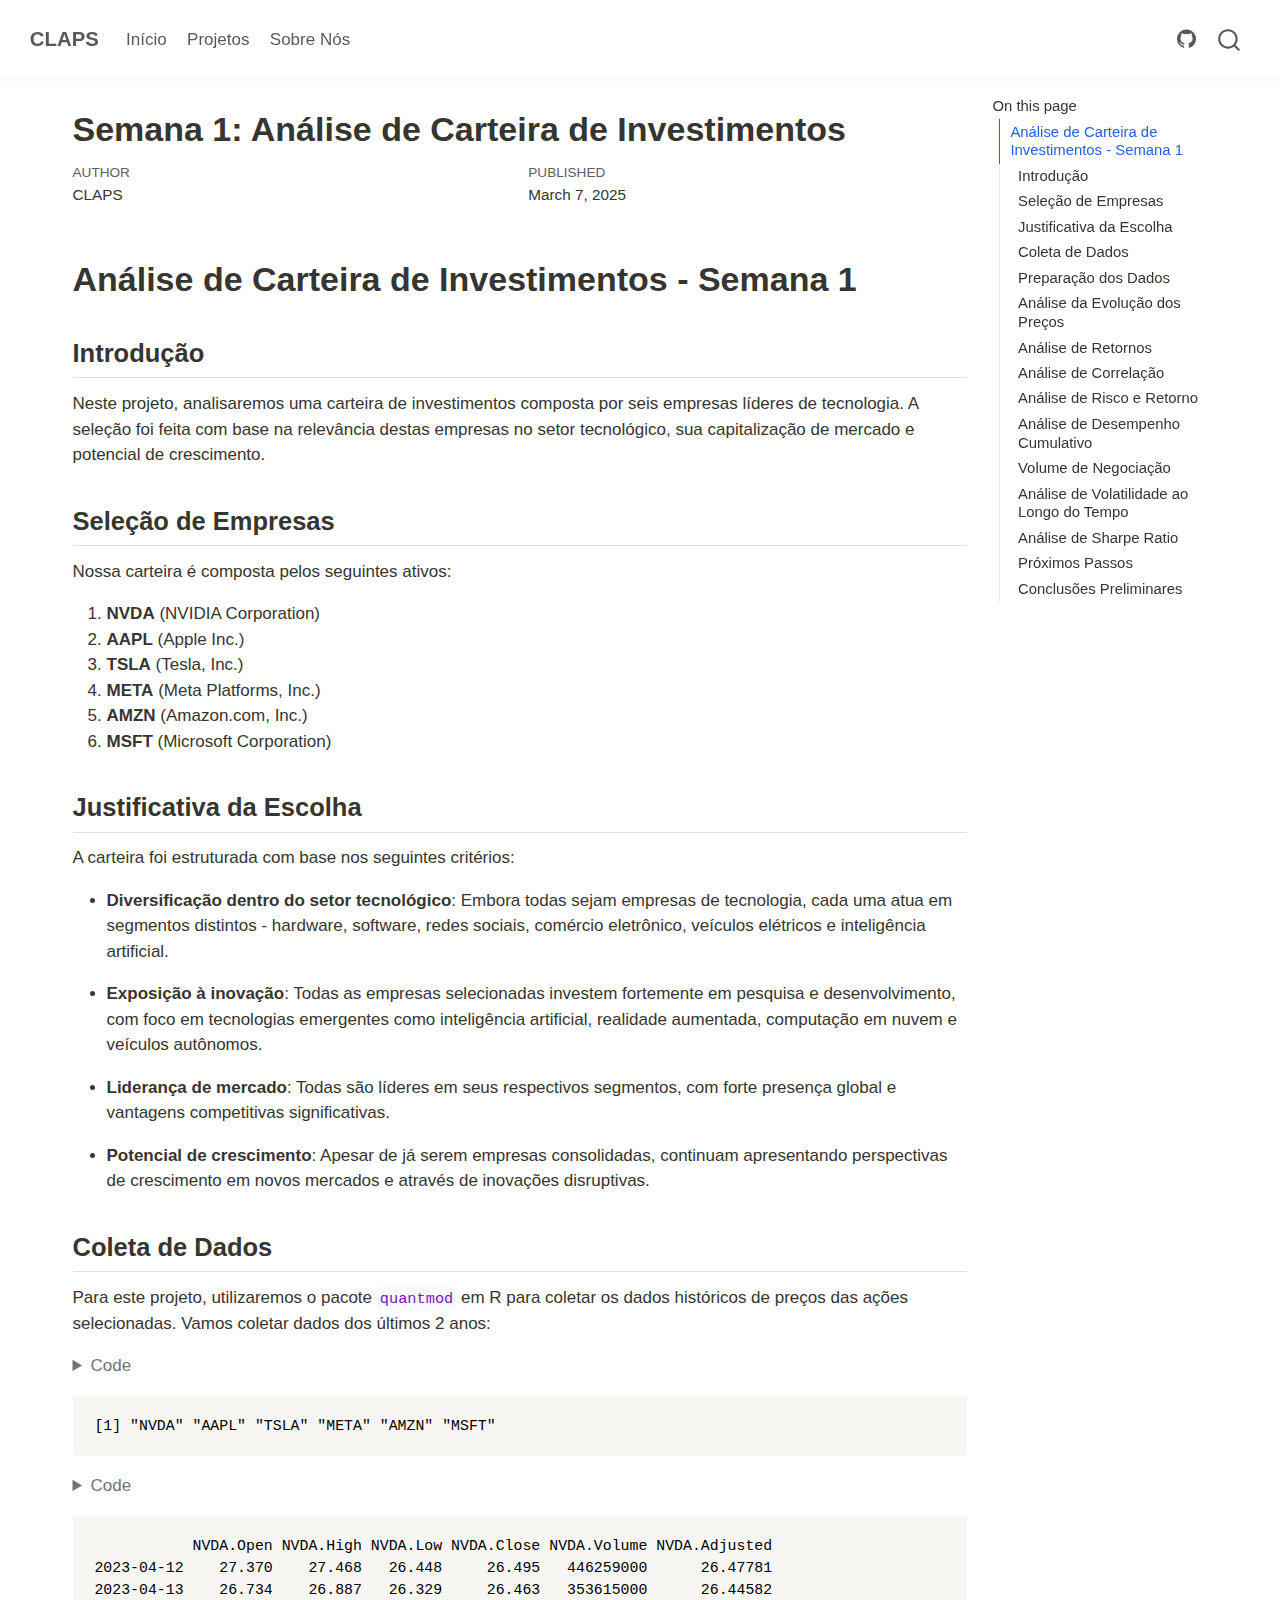
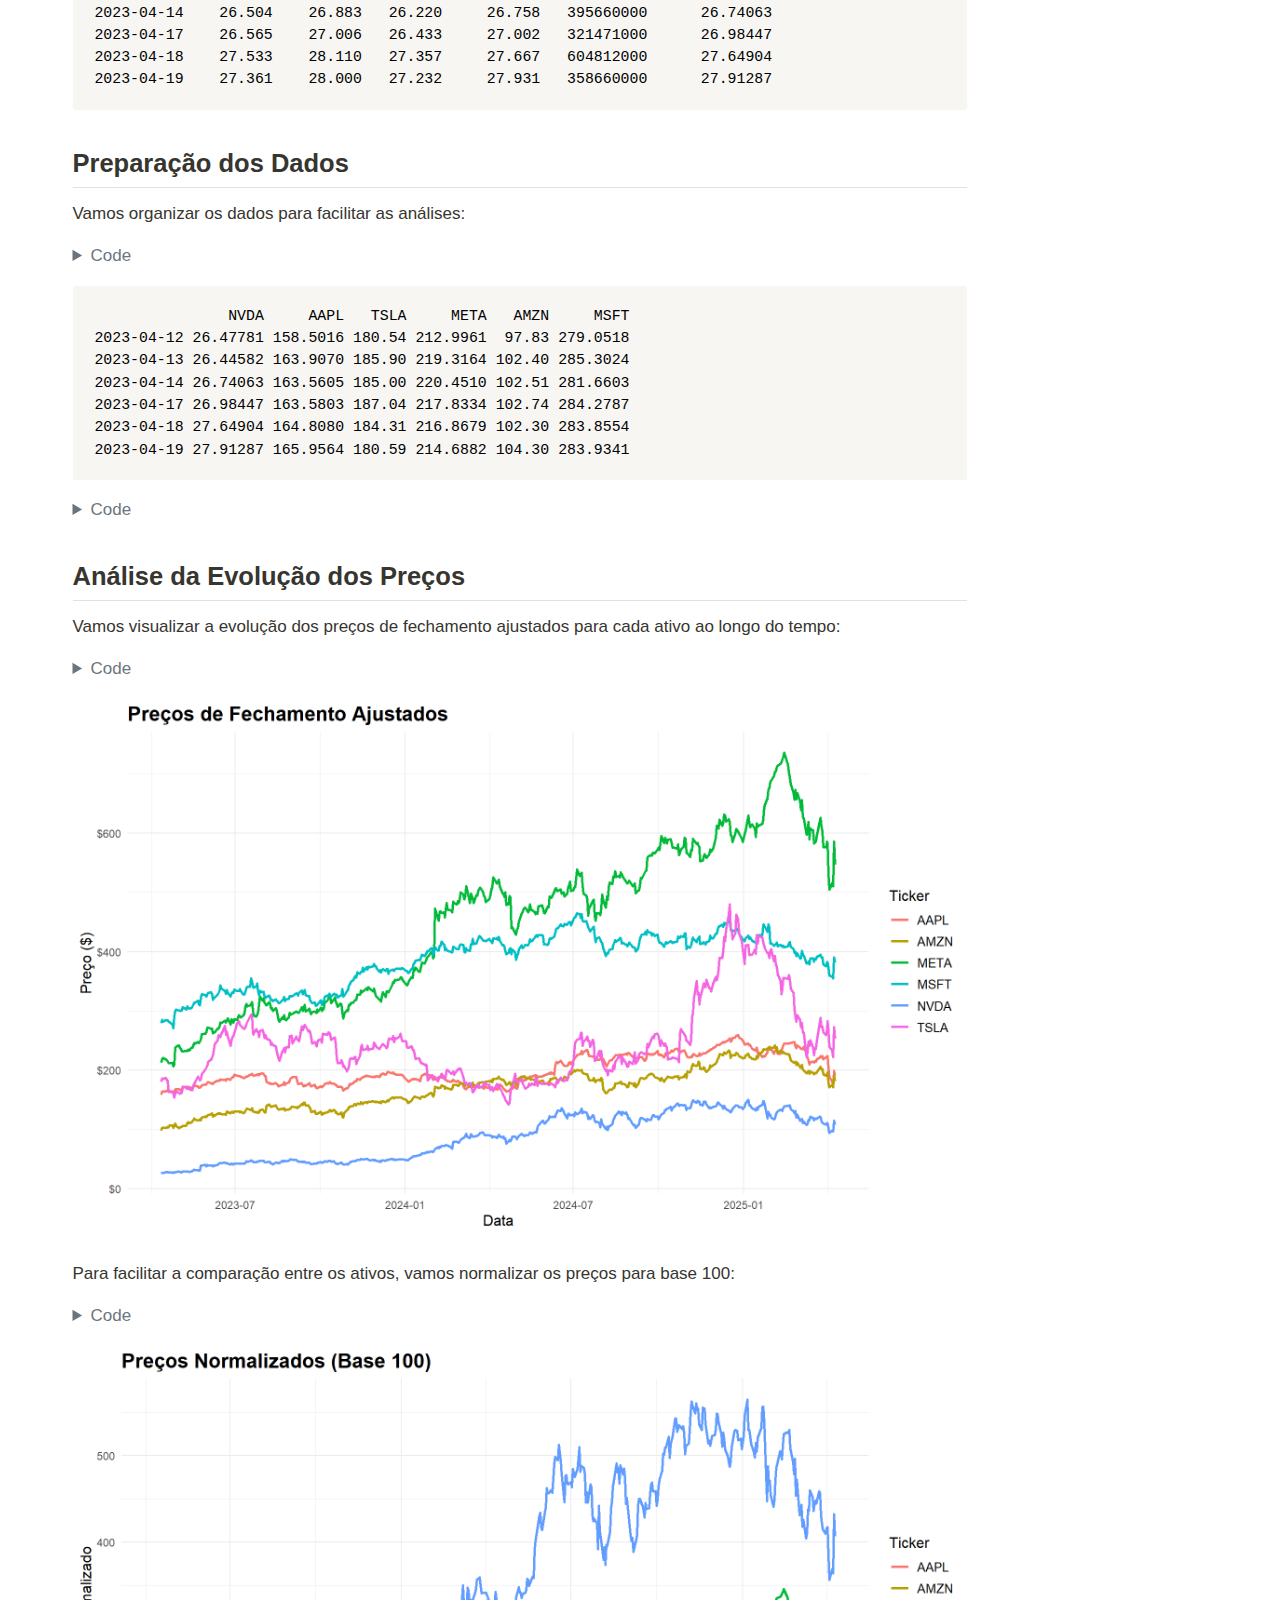
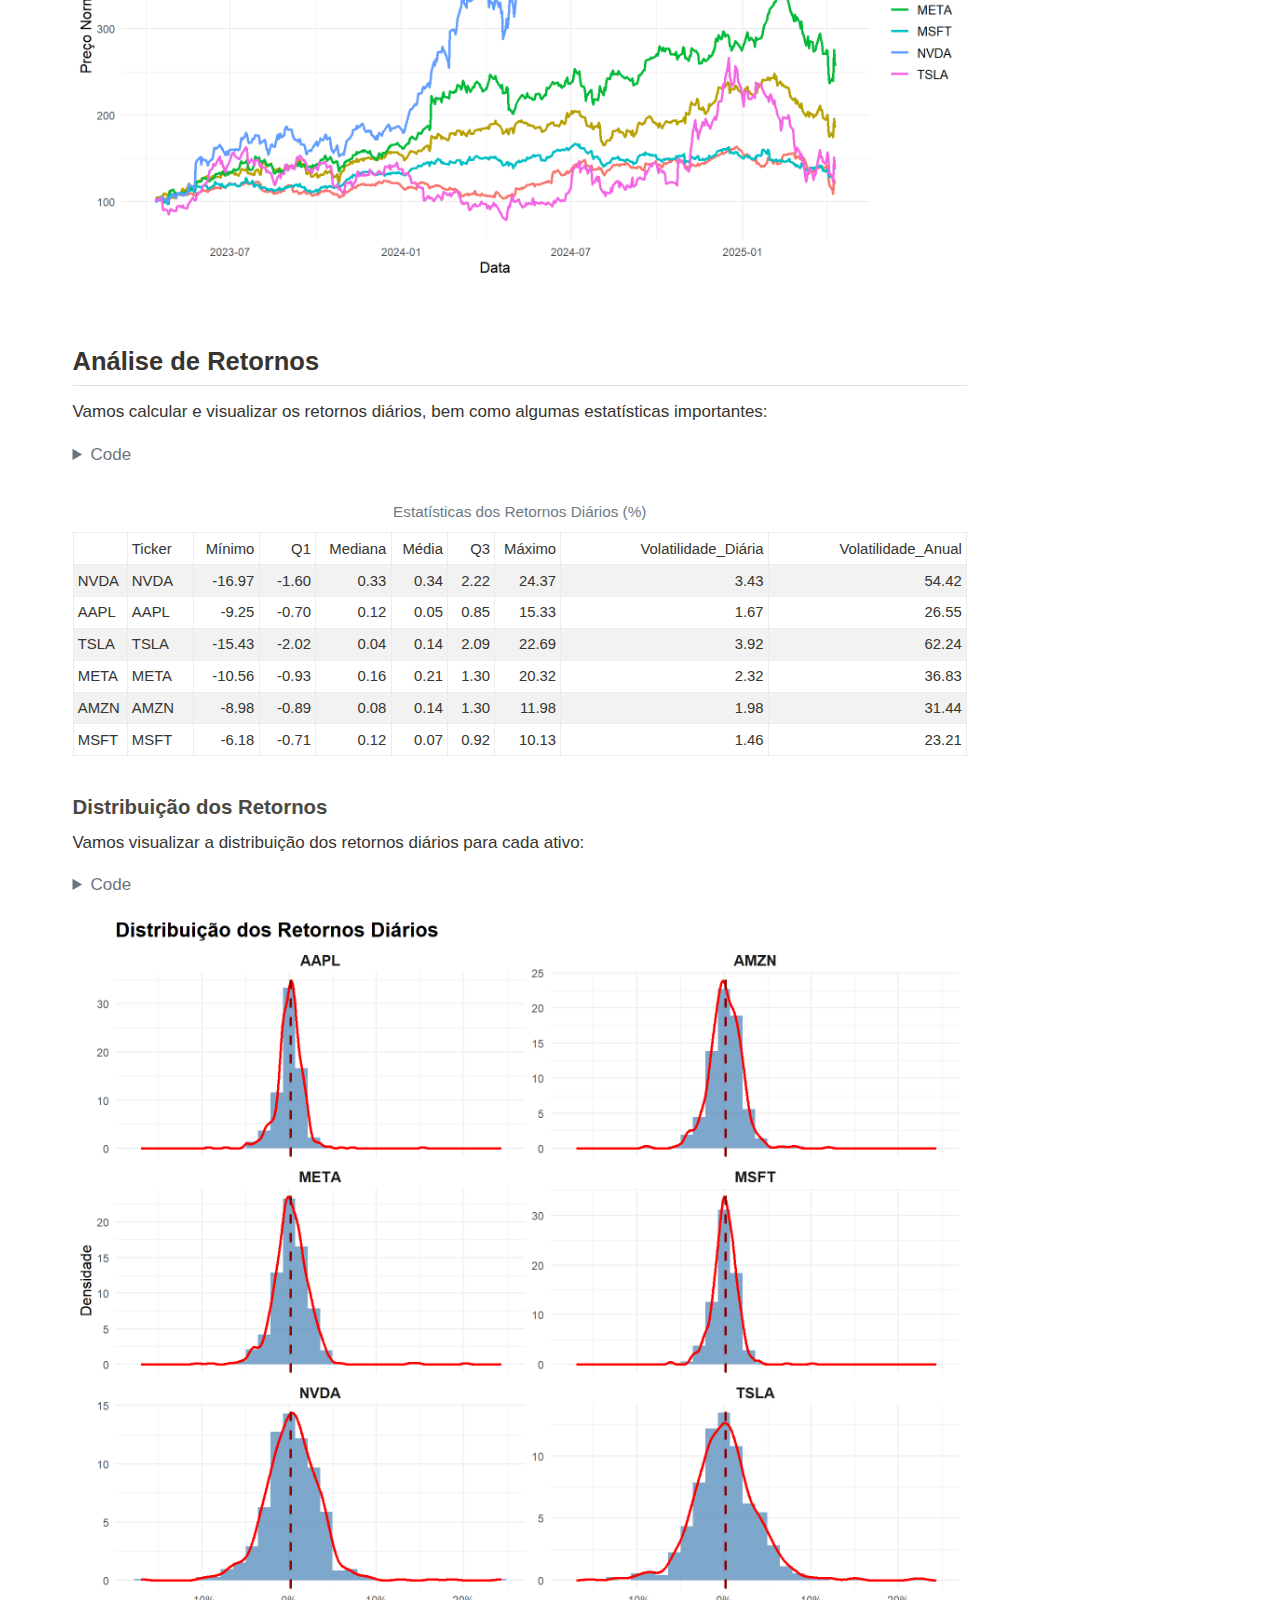
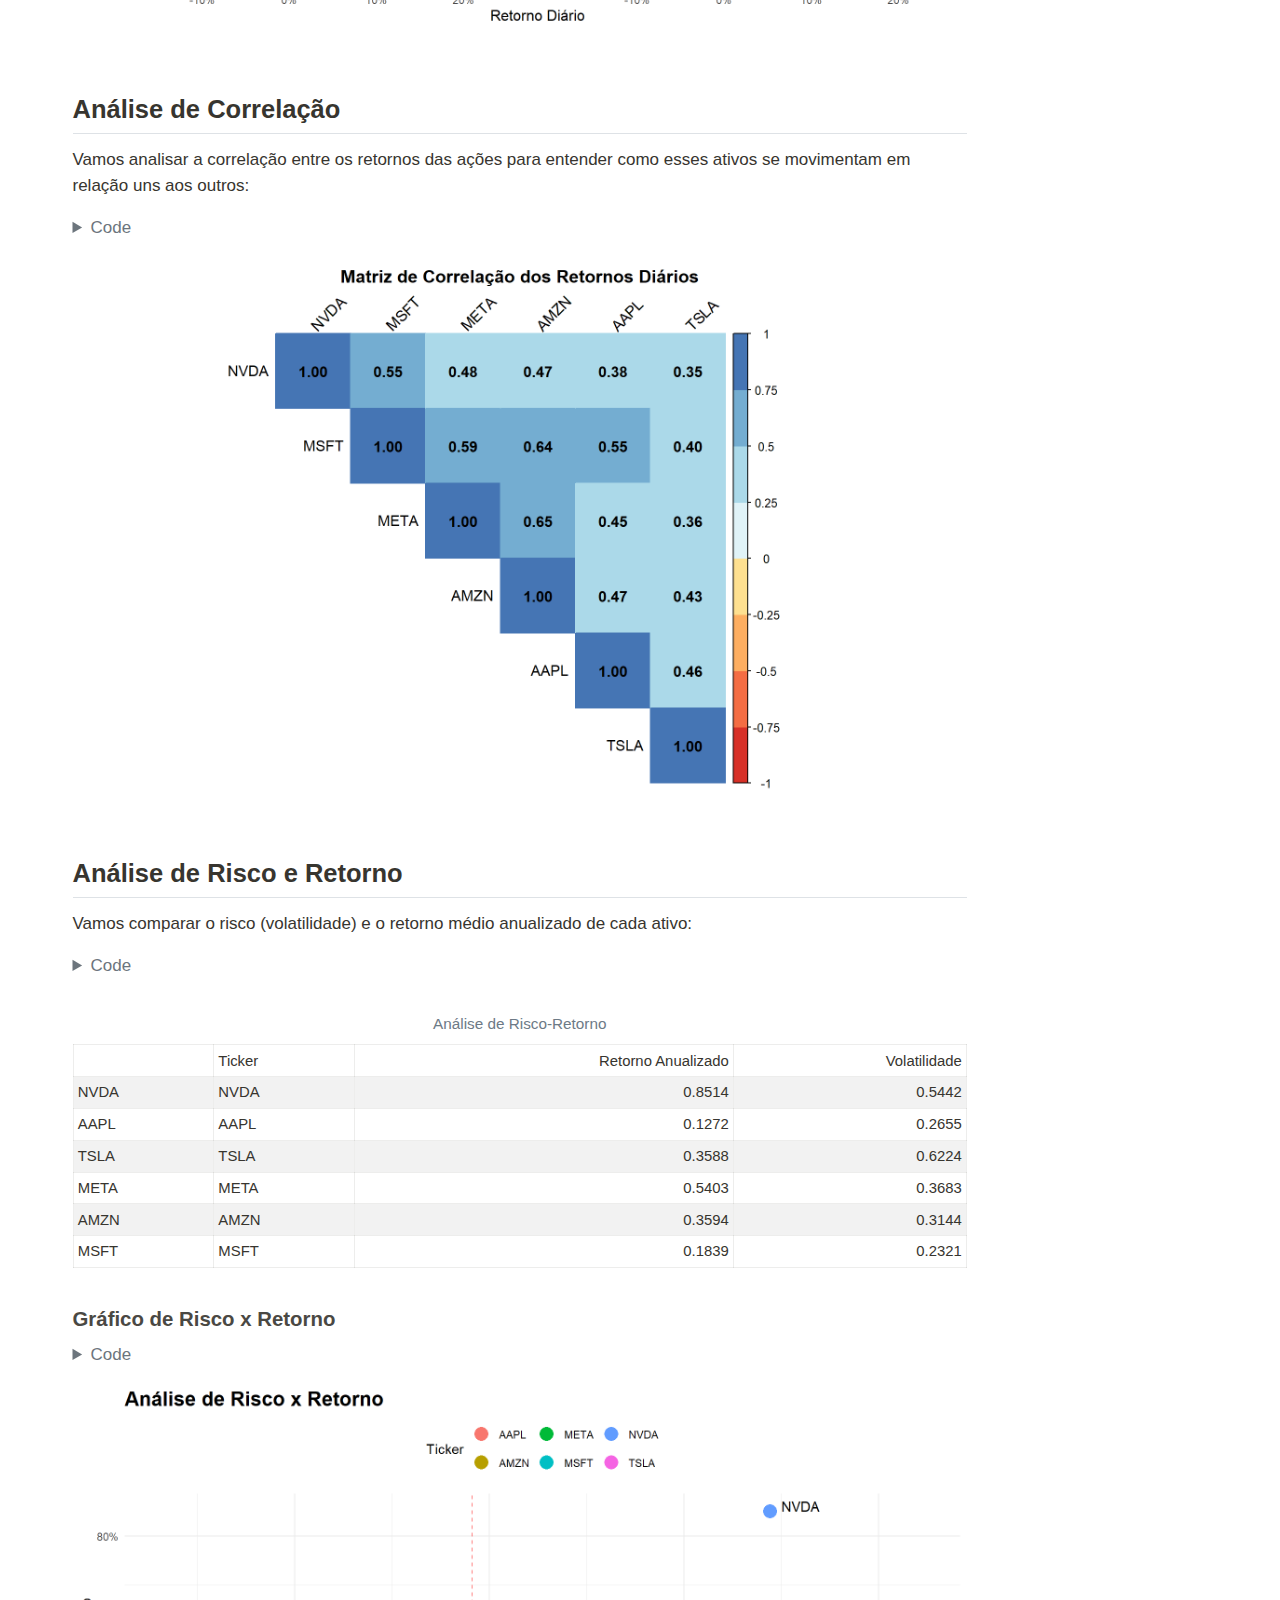
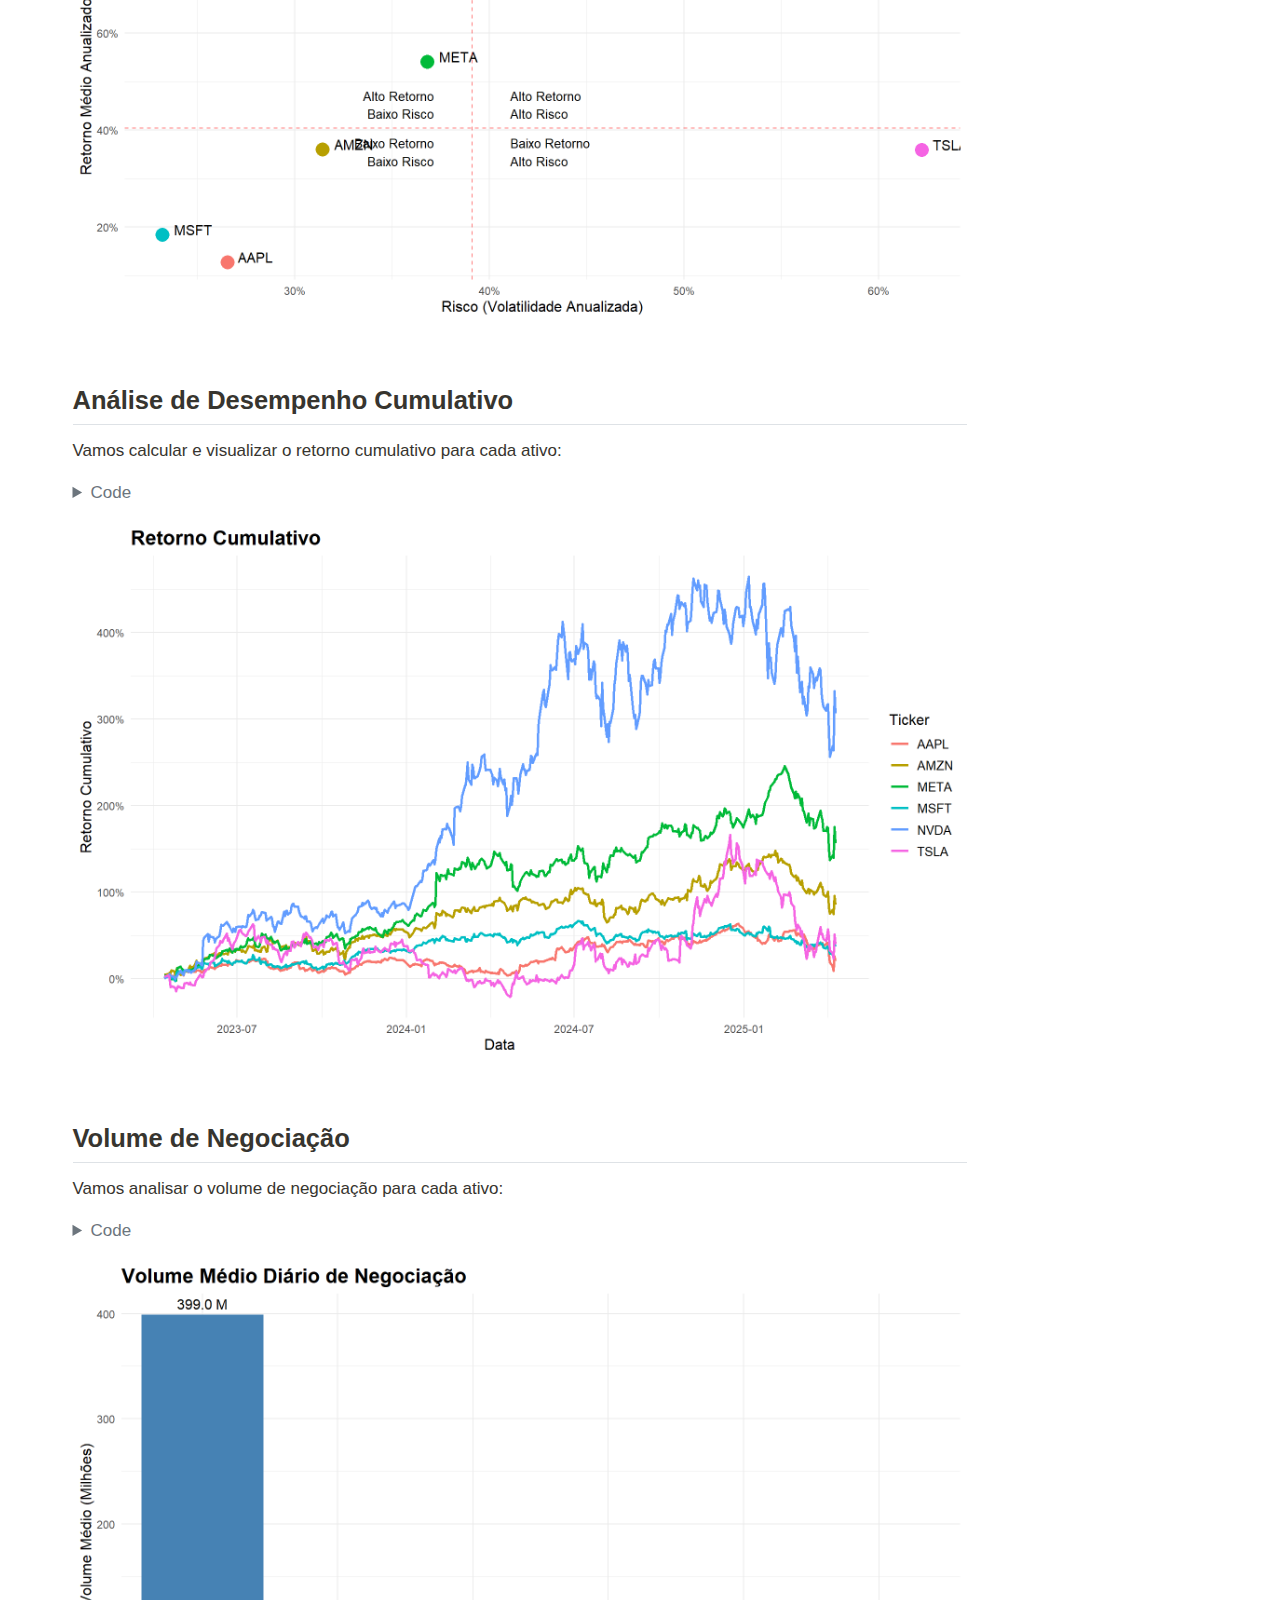
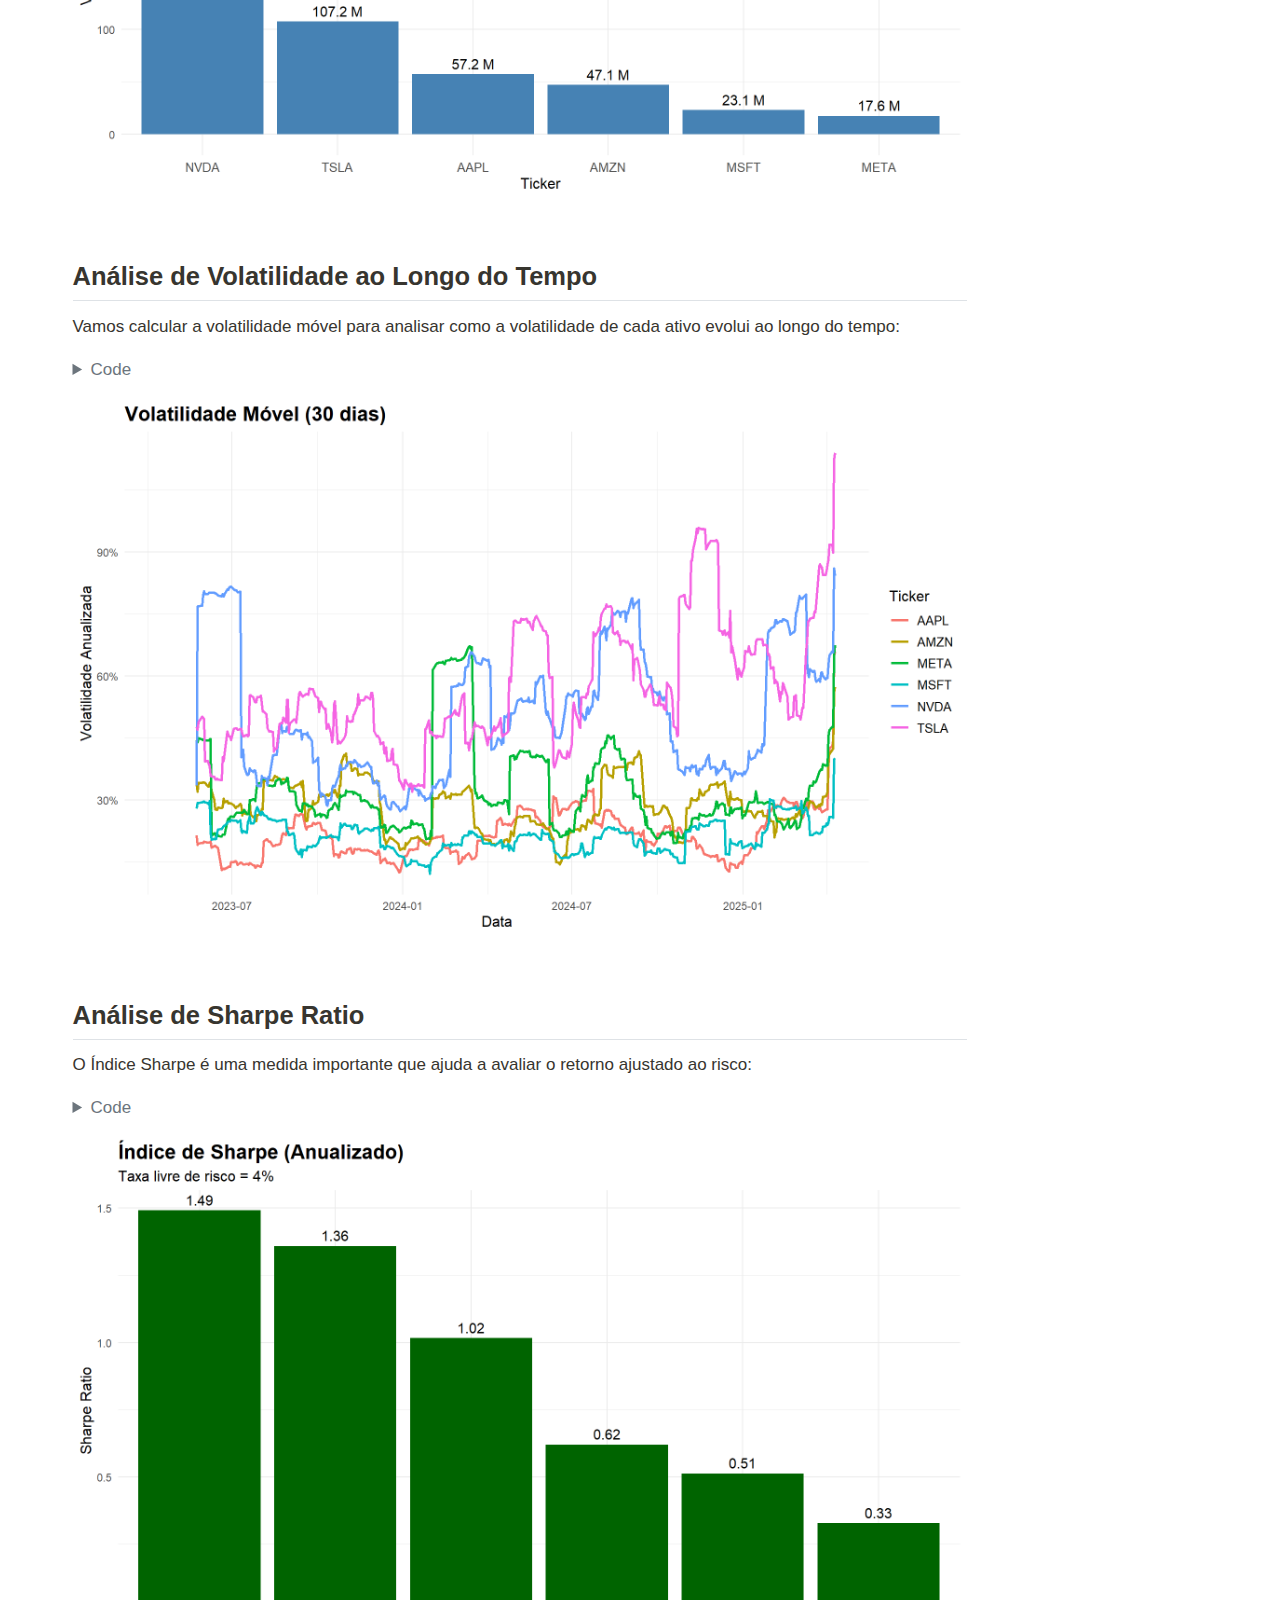
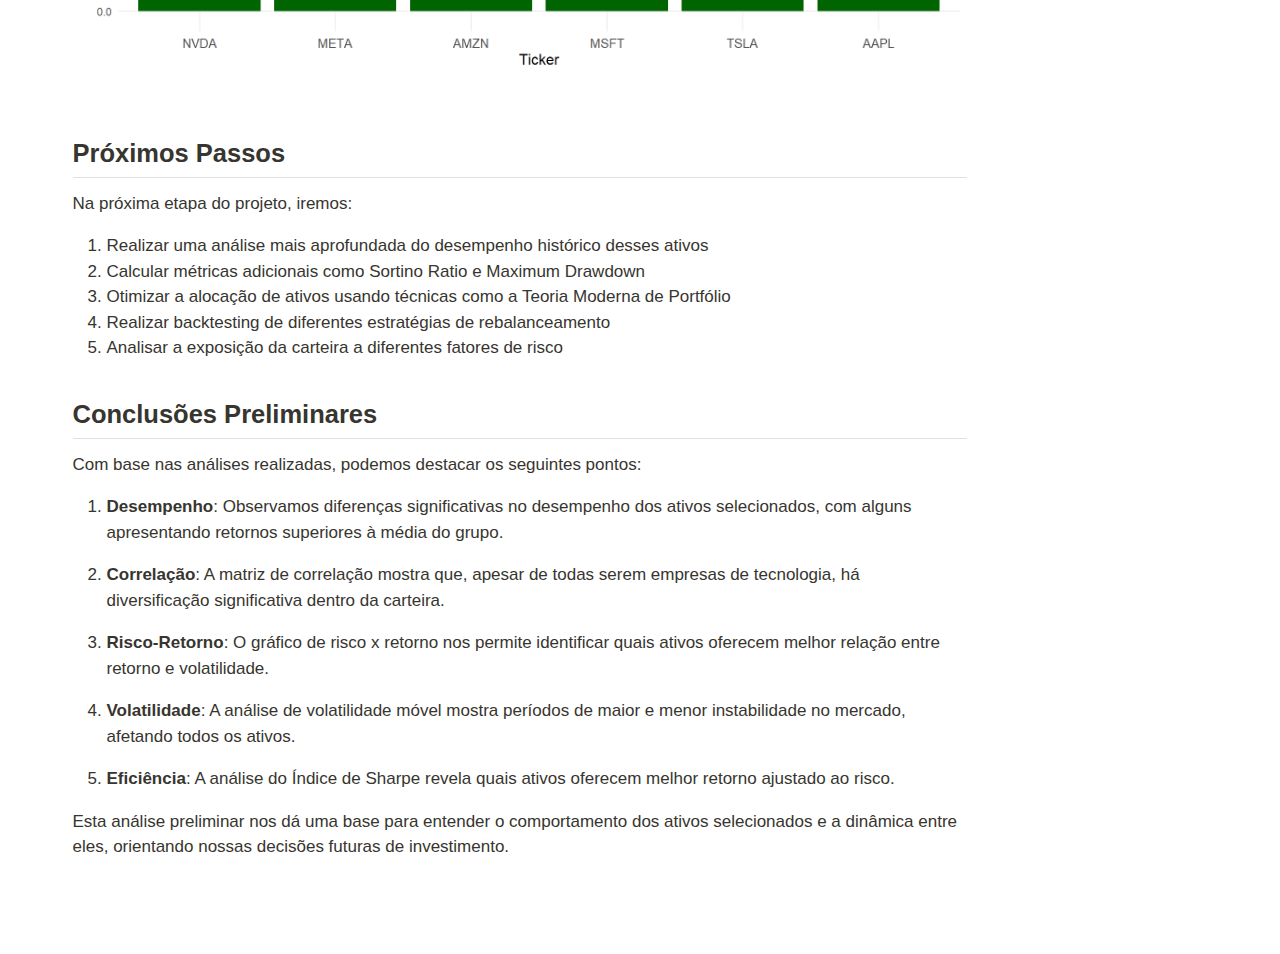
<file: semana1.html>
<!DOCTYPE html>
<html xmlns="http://www.w3.org/1999/xhtml" lang="en" xml:lang="en"><head>

<meta charset="utf-8">
<meta name="generator" content="quarto-1.6.42">

<meta name="viewport" content="width=device-width, initial-scale=1.0, user-scalable=yes">

<meta name="author" content="CLAPS">
<meta name="dcterms.date" content="2025-03-07">

<title>Semana 1: Análise de Carteira de Investimentos – CLAPS</title>
<style>
code{white-space: pre-wrap;}
span.smallcaps{font-variant: small-caps;}
div.columns{display: flex; gap: min(4vw, 1.5em);}
div.column{flex: auto; overflow-x: auto;}
div.hanging-indent{margin-left: 1.5em; text-indent: -1.5em;}
ul.task-list{list-style: none;}
ul.task-list li input[type="checkbox"] {
  width: 0.8em;
  margin: 0 0.8em 0.2em -1em; /* quarto-specific, see https://github.com/quarto-dev/quarto-cli/issues/4556 */ 
  vertical-align: middle;
}
/* CSS for syntax highlighting */
pre > code.sourceCode { white-space: pre; position: relative; }
pre > code.sourceCode > span { line-height: 1.25; }
pre > code.sourceCode > span:empty { height: 1.2em; }
.sourceCode { overflow: visible; }
code.sourceCode > span { color: inherit; text-decoration: inherit; }
div.sourceCode { margin: 1em 0; }
pre.sourceCode { margin: 0; }
@media screen {
div.sourceCode { overflow: auto; }
}
@media print {
pre > code.sourceCode { white-space: pre-wrap; }
pre > code.sourceCode > span { display: inline-block; text-indent: -5em; padding-left: 5em; }
}
pre.numberSource code
  { counter-reset: source-line 0; }
pre.numberSource code > span
  { position: relative; left: -4em; counter-increment: source-line; }
pre.numberSource code > span > a:first-child::before
  { content: counter(source-line);
    position: relative; left: -1em; text-align: right; vertical-align: baseline;
    border: none; display: inline-block;
    -webkit-touch-callout: none; -webkit-user-select: none;
    -khtml-user-select: none; -moz-user-select: none;
    -ms-user-select: none; user-select: none;
    padding: 0 4px; width: 4em;
  }
pre.numberSource { margin-left: 3em;  padding-left: 4px; }
div.sourceCode
  {   }
@media screen {
pre > code.sourceCode > span > a:first-child::before { text-decoration: underline; }
}
</style>


<script src="site_libs/quarto-nav/quarto-nav.js"></script>
<script src="site_libs/quarto-nav/headroom.min.js"></script>
<script src="site_libs/clipboard/clipboard.min.js"></script>
<script src="site_libs/quarto-search/autocomplete.umd.js"></script>
<script src="site_libs/quarto-search/fuse.min.js"></script>
<script src="site_libs/quarto-search/quarto-search.js"></script>
<meta name="quarto:offset" content="./">
<script src="site_libs/quarto-html/quarto.js"></script>
<script src="site_libs/quarto-html/popper.min.js"></script>
<script src="site_libs/quarto-html/tippy.umd.min.js"></script>
<script src="site_libs/quarto-html/anchor.min.js"></script>
<link href="site_libs/quarto-html/tippy.css" rel="stylesheet">
<link href="site_libs/quarto-html/quarto-syntax-highlighting-2f5df379a58b258e96c21c0638c20c03.css" rel="stylesheet" id="quarto-text-highlighting-styles">
<script src="site_libs/bootstrap/bootstrap.min.js"></script>
<link href="site_libs/bootstrap/bootstrap-icons.css" rel="stylesheet">
<link href="site_libs/bootstrap/bootstrap-bd18d44eca6e8432d5fc765ab7eae52f.min.css" rel="stylesheet" append-hash="true" id="quarto-bootstrap" data-mode="light">
<script id="quarto-search-options" type="application/json">{
  "location": "navbar",
  "copy-button": false,
  "collapse-after": 3,
  "panel-placement": "end",
  "type": "overlay",
  "limit": 50,
  "keyboard-shortcut": [
    "f",
    "/",
    "s"
  ],
  "show-item-context": false,
  "language": {
    "search-no-results-text": "No results",
    "search-matching-documents-text": "matching documents",
    "search-copy-link-title": "Copy link to search",
    "search-hide-matches-text": "Hide additional matches",
    "search-more-match-text": "more match in this document",
    "search-more-matches-text": "more matches in this document",
    "search-clear-button-title": "Clear",
    "search-text-placeholder": "",
    "search-detached-cancel-button-title": "Cancel",
    "search-submit-button-title": "Submit",
    "search-label": "Search"
  }
}</script>


<link rel="stylesheet" href="styles.css">
</head>

<body class="nav-fixed">

<div id="quarto-search-results"></div>
  <header id="quarto-header" class="headroom fixed-top">
    <nav class="navbar navbar-expand-lg " data-bs-theme="dark">
      <div class="navbar-container container-fluid">
      <div class="navbar-brand-container mx-auto">
    <a class="navbar-brand" href="./index.html">
    <span class="navbar-title">CLAPS</span>
    </a>
  </div>
            <div id="quarto-search" class="" title="Search"></div>
          <button class="navbar-toggler" type="button" data-bs-toggle="collapse" data-bs-target="#navbarCollapse" aria-controls="navbarCollapse" role="menu" aria-expanded="false" aria-label="Toggle navigation" onclick="if (window.quartoToggleHeadroom) { window.quartoToggleHeadroom(); }">
  <span class="navbar-toggler-icon"></span>
</button>
          <div class="collapse navbar-collapse" id="navbarCollapse">
            <ul class="navbar-nav navbar-nav-scroll me-auto">
  <li class="nav-item">
    <a class="nav-link" href="./index.html"> 
<span class="menu-text">Início</span></a>
  </li>  
  <li class="nav-item">
    <a class="nav-link" href="./projetos.html"> 
<span class="menu-text">Projetos</span></a>
  </li>  
  <li class="nav-item">
    <a class="nav-link" href="./sobre.html"> 
<span class="menu-text">Sobre Nós</span></a>
  </li>  
</ul>
            <ul class="navbar-nav navbar-nav-scroll ms-auto">
  <li class="nav-item compact">
    <a class="nav-link" href="https://github.com/palminhas4/portfolio"> <i class="bi bi-github" role="img">
</i> 
<span class="menu-text"></span></a>
  </li>  
</ul>
          </div> <!-- /navcollapse -->
            <div class="quarto-navbar-tools">
</div>
      </div> <!-- /container-fluid -->
    </nav>
</header>
<!-- content -->
<div id="quarto-content" class="quarto-container page-columns page-rows-contents page-layout-full page-navbar">
<!-- sidebar -->
<!-- margin-sidebar -->
    <div id="quarto-margin-sidebar" class="sidebar margin-sidebar">
        <nav id="TOC" role="doc-toc" class="toc-active">
    <h2 id="toc-title">On this page</h2>
   
  <ul>
  <li><a href="#análise-de-carteira-de-investimentos---semana-1" id="toc-análise-de-carteira-de-investimentos---semana-1" class="nav-link active" data-scroll-target="#análise-de-carteira-de-investimentos---semana-1">Análise de Carteira de Investimentos - Semana 1</a>
  <ul class="collapse">
  <li><a href="#introdução" id="toc-introdução" class="nav-link" data-scroll-target="#introdução">Introdução</a></li>
  <li><a href="#seleção-de-empresas" id="toc-seleção-de-empresas" class="nav-link" data-scroll-target="#seleção-de-empresas">Seleção de Empresas</a></li>
  <li><a href="#justificativa-da-escolha" id="toc-justificativa-da-escolha" class="nav-link" data-scroll-target="#justificativa-da-escolha">Justificativa da Escolha</a></li>
  <li><a href="#coleta-de-dados" id="toc-coleta-de-dados" class="nav-link" data-scroll-target="#coleta-de-dados">Coleta de Dados</a></li>
  <li><a href="#preparação-dos-dados" id="toc-preparação-dos-dados" class="nav-link" data-scroll-target="#preparação-dos-dados">Preparação dos Dados</a></li>
  <li><a href="#análise-da-evolução-dos-preços" id="toc-análise-da-evolução-dos-preços" class="nav-link" data-scroll-target="#análise-da-evolução-dos-preços">Análise da Evolução dos Preços</a></li>
  <li><a href="#análise-de-retornos" id="toc-análise-de-retornos" class="nav-link" data-scroll-target="#análise-de-retornos">Análise de Retornos</a>
  <ul class="collapse">
  <li><a href="#distribuição-dos-retornos" id="toc-distribuição-dos-retornos" class="nav-link" data-scroll-target="#distribuição-dos-retornos">Distribuição dos Retornos</a></li>
  </ul></li>
  <li><a href="#análise-de-correlação" id="toc-análise-de-correlação" class="nav-link" data-scroll-target="#análise-de-correlação">Análise de Correlação</a></li>
  <li><a href="#análise-de-risco-e-retorno" id="toc-análise-de-risco-e-retorno" class="nav-link" data-scroll-target="#análise-de-risco-e-retorno">Análise de Risco e Retorno</a>
  <ul class="collapse">
  <li><a href="#gráfico-de-risco-x-retorno" id="toc-gráfico-de-risco-x-retorno" class="nav-link" data-scroll-target="#gráfico-de-risco-x-retorno">Gráfico de Risco x Retorno</a></li>
  </ul></li>
  <li><a href="#análise-de-desempenho-cumulativo" id="toc-análise-de-desempenho-cumulativo" class="nav-link" data-scroll-target="#análise-de-desempenho-cumulativo">Análise de Desempenho Cumulativo</a></li>
  <li><a href="#volume-de-negociação" id="toc-volume-de-negociação" class="nav-link" data-scroll-target="#volume-de-negociação">Volume de Negociação</a></li>
  <li><a href="#análise-de-volatilidade-ao-longo-do-tempo" id="toc-análise-de-volatilidade-ao-longo-do-tempo" class="nav-link" data-scroll-target="#análise-de-volatilidade-ao-longo-do-tempo">Análise de Volatilidade ao Longo do Tempo</a></li>
  <li><a href="#análise-de-sharpe-ratio" id="toc-análise-de-sharpe-ratio" class="nav-link" data-scroll-target="#análise-de-sharpe-ratio">Análise de Sharpe Ratio</a></li>
  <li><a href="#próximos-passos" id="toc-próximos-passos" class="nav-link" data-scroll-target="#próximos-passos">Próximos Passos</a></li>
  <li><a href="#conclusões-preliminares" id="toc-conclusões-preliminares" class="nav-link" data-scroll-target="#conclusões-preliminares">Conclusões Preliminares</a></li>
  </ul></li>
  </ul>
</nav>
    </div>
<!-- main -->
<main class="content column-page-left" id="quarto-document-content">

<header id="title-block-header" class="quarto-title-block default">
<div class="quarto-title">
<h1 class="title">Semana 1: Análise de Carteira de Investimentos</h1>
</div>



<div class="quarto-title-meta column-page-left">

    <div>
    <div class="quarto-title-meta-heading">Author</div>
    <div class="quarto-title-meta-contents">
             <p>CLAPS </p>
          </div>
  </div>
    
    <div>
    <div class="quarto-title-meta-heading">Published</div>
    <div class="quarto-title-meta-contents">
      <p class="date">March 7, 2025</p>
    </div>
  </div>
  
    
  </div>
  


</header>


<section id="análise-de-carteira-de-investimentos---semana-1" class="level1">
<h1>Análise de Carteira de Investimentos - Semana 1</h1>
<section id="introdução" class="level2">
<h2 class="anchored" data-anchor-id="introdução">Introdução</h2>
<p>Neste projeto, analisaremos uma carteira de investimentos composta por seis empresas líderes de tecnologia. A seleção foi feita com base na relevância destas empresas no setor tecnológico, sua capitalização de mercado e potencial de crescimento.</p>
</section>
<section id="seleção-de-empresas" class="level2">
<h2 class="anchored" data-anchor-id="seleção-de-empresas">Seleção de Empresas</h2>
<p>Nossa carteira é composta pelos seguintes ativos:</p>
<ol type="1">
<li><strong>NVDA</strong> (NVIDIA Corporation)</li>
<li><strong>AAPL</strong> (Apple Inc.)</li>
<li><strong>TSLA</strong> (Tesla, Inc.)</li>
<li><strong>META</strong> (Meta Platforms, Inc.)</li>
<li><strong>AMZN</strong> (Amazon.com, Inc.)</li>
<li><strong>MSFT</strong> (Microsoft Corporation)</li>
</ol>
</section>
<section id="justificativa-da-escolha" class="level2">
<h2 class="anchored" data-anchor-id="justificativa-da-escolha">Justificativa da Escolha</h2>
<p>A carteira foi estruturada com base nos seguintes critérios:</p>
<ul>
<li><p><strong>Diversificação dentro do setor tecnológico</strong>: Embora todas sejam empresas de tecnologia, cada uma atua em segmentos distintos - hardware, software, redes sociais, comércio eletrônico, veículos elétricos e inteligência artificial.</p></li>
<li><p><strong>Exposição à inovação</strong>: Todas as empresas selecionadas investem fortemente em pesquisa e desenvolvimento, com foco em tecnologias emergentes como inteligência artificial, realidade aumentada, computação em nuvem e veículos autônomos.</p></li>
<li><p><strong>Liderança de mercado</strong>: Todas são líderes em seus respectivos segmentos, com forte presença global e vantagens competitivas significativas.</p></li>
<li><p><strong>Potencial de crescimento</strong>: Apesar de já serem empresas consolidadas, continuam apresentando perspectivas de crescimento em novos mercados e através de inovações disruptivas.</p></li>
</ul>
</section>
<section id="coleta-de-dados" class="level2">
<h2 class="anchored" data-anchor-id="coleta-de-dados">Coleta de Dados</h2>
<p>Para este projeto, utilizaremos o pacote <code>quantmod</code> em R para coletar os dados históricos de preços das ações selecionadas. Vamos coletar dados dos últimos 2 anos:</p>
<div class="cell">
<details class="code-fold">
<summary>Code</summary>
<div class="sourceCode cell-code" id="cb1"><pre class="sourceCode r code-with-copy"><code class="sourceCode r"><span id="cb1-1"><a href="#cb1-1" aria-hidden="true" tabindex="-1"></a><span class="co"># Carregando as bibliotecas necessárias</span></span>
<span id="cb1-2"><a href="#cb1-2" aria-hidden="true" tabindex="-1"></a><span class="fu">library</span>(quantmod)</span>
<span id="cb1-3"><a href="#cb1-3" aria-hidden="true" tabindex="-1"></a><span class="fu">library</span>(ggplot2)</span>
<span id="cb1-4"><a href="#cb1-4" aria-hidden="true" tabindex="-1"></a><span class="fu">library</span>(dplyr)</span>
<span id="cb1-5"><a href="#cb1-5" aria-hidden="true" tabindex="-1"></a><span class="fu">library</span>(tidyr)</span>
<span id="cb1-6"><a href="#cb1-6" aria-hidden="true" tabindex="-1"></a><span class="fu">library</span>(corrplot)</span>
<span id="cb1-7"><a href="#cb1-7" aria-hidden="true" tabindex="-1"></a><span class="fu">library</span>(RColorBrewer)</span>
<span id="cb1-8"><a href="#cb1-8" aria-hidden="true" tabindex="-1"></a><span class="fu">library</span>(scales)</span>
<span id="cb1-9"><a href="#cb1-9" aria-hidden="true" tabindex="-1"></a></span>
<span id="cb1-10"><a href="#cb1-10" aria-hidden="true" tabindex="-1"></a><span class="co"># Definindo os tickers da nossa carteira</span></span>
<span id="cb1-11"><a href="#cb1-11" aria-hidden="true" tabindex="-1"></a>tickers <span class="ot">&lt;-</span> <span class="fu">c</span>(<span class="st">"NVDA"</span>, <span class="st">"AAPL"</span>, <span class="st">"TSLA"</span>, <span class="st">"META"</span>, <span class="st">"AMZN"</span>, <span class="st">"MSFT"</span>)</span>
<span id="cb1-12"><a href="#cb1-12" aria-hidden="true" tabindex="-1"></a></span>
<span id="cb1-13"><a href="#cb1-13" aria-hidden="true" tabindex="-1"></a><span class="co"># Definindo o período de análise (últimos 2 anos)</span></span>
<span id="cb1-14"><a href="#cb1-14" aria-hidden="true" tabindex="-1"></a>end_date <span class="ot">&lt;-</span> <span class="fu">Sys.Date</span>()</span>
<span id="cb1-15"><a href="#cb1-15" aria-hidden="true" tabindex="-1"></a>start_date <span class="ot">&lt;-</span> end_date <span class="sc">-</span> <span class="dv">365</span><span class="sc">*</span><span class="dv">2</span></span>
<span id="cb1-16"><a href="#cb1-16" aria-hidden="true" tabindex="-1"></a></span>
<span id="cb1-17"><a href="#cb1-17" aria-hidden="true" tabindex="-1"></a><span class="co"># Configurando o ambiente gráfico</span></span>
<span id="cb1-18"><a href="#cb1-18" aria-hidden="true" tabindex="-1"></a><span class="fu">options</span>(<span class="at">repr.plot.width =</span> <span class="dv">12</span>, <span class="at">repr.plot.height =</span> <span class="dv">8</span>)</span>
<span id="cb1-19"><a href="#cb1-19" aria-hidden="true" tabindex="-1"></a></span>
<span id="cb1-20"><a href="#cb1-20" aria-hidden="true" tabindex="-1"></a><span class="co"># Função para adicionar sufixo ao ticker para Yahoo Finance</span></span>
<span id="cb1-21"><a href="#cb1-21" aria-hidden="true" tabindex="-1"></a>add_yahoo_suffix <span class="ot">&lt;-</span> <span class="cf">function</span>(ticker) {</span>
<span id="cb1-22"><a href="#cb1-22" aria-hidden="true" tabindex="-1"></a>  <span class="fu">return</span>(<span class="fu">paste0</span>(ticker, <span class="st">".US"</span>))</span>
<span id="cb1-23"><a href="#cb1-23" aria-hidden="true" tabindex="-1"></a>}</span>
<span id="cb1-24"><a href="#cb1-24" aria-hidden="true" tabindex="-1"></a></span>
<span id="cb1-25"><a href="#cb1-25" aria-hidden="true" tabindex="-1"></a><span class="co"># Coletando dados históricos</span></span>
<span id="cb1-26"><a href="#cb1-26" aria-hidden="true" tabindex="-1"></a><span class="fu">getSymbols</span>(tickers, <span class="at">src =</span> <span class="st">"yahoo"</span>, <span class="at">from =</span> start_date, <span class="at">to =</span> end_date)</span></code><button title="Copy to Clipboard" class="code-copy-button"><i class="bi"></i></button></pre></div>
</details>
<div class="cell-output cell-output-stdout">
<pre><code>[1] "NVDA" "AAPL" "TSLA" "META" "AMZN" "MSFT"</code></pre>
</div>
<details class="code-fold">
<summary>Code</summary>
<div class="sourceCode cell-code" id="cb3"><pre class="sourceCode r code-with-copy"><code class="sourceCode r"><span id="cb3-1"><a href="#cb3-1" aria-hidden="true" tabindex="-1"></a><span class="co"># Exibindo as primeiras linhas dos dados da NVIDIA como exemplo</span></span>
<span id="cb3-2"><a href="#cb3-2" aria-hidden="true" tabindex="-1"></a><span class="fu">head</span>(NVDA)</span></code><button title="Copy to Clipboard" class="code-copy-button"><i class="bi"></i></button></pre></div>
</details>
<div class="cell-output cell-output-stdout">
<pre><code>           NVDA.Open NVDA.High NVDA.Low NVDA.Close NVDA.Volume NVDA.Adjusted
2023-04-12    27.370    27.468   26.448     26.495   446259000      26.47781
2023-04-13    26.734    26.887   26.329     26.463   353615000      26.44582
2023-04-14    26.504    26.883   26.220     26.758   395660000      26.74063
2023-04-17    26.565    27.006   26.433     27.002   321471000      26.98447
2023-04-18    27.533    28.110   27.357     27.667   604812000      27.64904
2023-04-19    27.361    28.000   27.232     27.931   358660000      27.91287</code></pre>
</div>
</div>
</section>
<section id="preparação-dos-dados" class="level2">
<h2 class="anchored" data-anchor-id="preparação-dos-dados">Preparação dos Dados</h2>
<p>Vamos organizar os dados para facilitar as análises:</p>
<div class="cell">
<details class="code-fold">
<summary>Code</summary>
<div class="sourceCode cell-code" id="cb5"><pre class="sourceCode r code-with-copy"><code class="sourceCode r"><span id="cb5-1"><a href="#cb5-1" aria-hidden="true" tabindex="-1"></a><span class="co"># Função para extrair preços de fechamento ajustados</span></span>
<span id="cb5-2"><a href="#cb5-2" aria-hidden="true" tabindex="-1"></a>get_adjusted_prices <span class="ot">&lt;-</span> <span class="cf">function</span>(ticker) {</span>
<span id="cb5-3"><a href="#cb5-3" aria-hidden="true" tabindex="-1"></a>  <span class="fu">return</span>(<span class="fu">Ad</span>(<span class="fu">get</span>(ticker)))</span>
<span id="cb5-4"><a href="#cb5-4" aria-hidden="true" tabindex="-1"></a>}</span>
<span id="cb5-5"><a href="#cb5-5" aria-hidden="true" tabindex="-1"></a></span>
<span id="cb5-6"><a href="#cb5-6" aria-hidden="true" tabindex="-1"></a><span class="co"># Criando um dataframe com os preços de fechamento ajustados</span></span>
<span id="cb5-7"><a href="#cb5-7" aria-hidden="true" tabindex="-1"></a>closing_prices <span class="ot">&lt;-</span> <span class="fu">do.call</span>(merge, <span class="fu">lapply</span>(tickers, get_adjusted_prices))</span>
<span id="cb5-8"><a href="#cb5-8" aria-hidden="true" tabindex="-1"></a><span class="fu">colnames</span>(closing_prices) <span class="ot">&lt;-</span> tickers</span>
<span id="cb5-9"><a href="#cb5-9" aria-hidden="true" tabindex="-1"></a></span>
<span id="cb5-10"><a href="#cb5-10" aria-hidden="true" tabindex="-1"></a><span class="co"># Visualizando as primeiras linhas</span></span>
<span id="cb5-11"><a href="#cb5-11" aria-hidden="true" tabindex="-1"></a><span class="fu">head</span>(closing_prices)</span></code><button title="Copy to Clipboard" class="code-copy-button"><i class="bi"></i></button></pre></div>
</details>
<div class="cell-output cell-output-stdout">
<pre><code>               NVDA     AAPL   TSLA     META   AMZN     MSFT
2023-04-12 26.47781 158.5016 180.54 212.9961  97.83 279.0518
2023-04-13 26.44582 163.9070 185.90 219.3164 102.40 285.3024
2023-04-14 26.74063 163.5605 185.00 220.4510 102.51 281.6603
2023-04-17 26.98447 163.5803 187.04 217.8334 102.74 284.2787
2023-04-18 27.64904 164.8080 184.31 216.8679 102.30 283.8554
2023-04-19 27.91287 165.9564 180.59 214.6882 104.30 283.9341</code></pre>
</div>
<details class="code-fold">
<summary>Code</summary>
<div class="sourceCode cell-code" id="cb7"><pre class="sourceCode r code-with-copy"><code class="sourceCode r"><span id="cb7-1"><a href="#cb7-1" aria-hidden="true" tabindex="-1"></a><span class="co"># Convertendo para dataframe para facilitar algumas manipulações</span></span>
<span id="cb7-2"><a href="#cb7-2" aria-hidden="true" tabindex="-1"></a>closing_prices_df <span class="ot">&lt;-</span> <span class="fu">as.data.frame</span>(closing_prices)</span>
<span id="cb7-3"><a href="#cb7-3" aria-hidden="true" tabindex="-1"></a>closing_prices_df<span class="sc">$</span>date <span class="ot">&lt;-</span> <span class="fu">as.Date</span>(<span class="fu">rownames</span>(closing_prices_df))</span></code><button title="Copy to Clipboard" class="code-copy-button"><i class="bi"></i></button></pre></div>
</details>
</div>
</section>
<section id="análise-da-evolução-dos-preços" class="level2">
<h2 class="anchored" data-anchor-id="análise-da-evolução-dos-preços">Análise da Evolução dos Preços</h2>
<p>Vamos visualizar a evolução dos preços de fechamento ajustados para cada ativo ao longo do tempo:</p>
<div class="cell">
<details class="code-fold">
<summary>Code</summary>
<div class="sourceCode cell-code" id="cb8"><pre class="sourceCode r code-with-copy"><code class="sourceCode r"><span id="cb8-1"><a href="#cb8-1" aria-hidden="true" tabindex="-1"></a><span class="co"># Transformando os dados para o formato longo (tidy)</span></span>
<span id="cb8-2"><a href="#cb8-2" aria-hidden="true" tabindex="-1"></a>prices_long <span class="ot">&lt;-</span> closing_prices_df <span class="sc">%&gt;%</span></span>
<span id="cb8-3"><a href="#cb8-3" aria-hidden="true" tabindex="-1"></a>  <span class="fu">pivot_longer</span>(<span class="at">cols =</span> <span class="fu">all_of</span>(tickers), </span>
<span id="cb8-4"><a href="#cb8-4" aria-hidden="true" tabindex="-1"></a>               <span class="at">names_to =</span> <span class="st">"symbol"</span>, </span>
<span id="cb8-5"><a href="#cb8-5" aria-hidden="true" tabindex="-1"></a>               <span class="at">values_to =</span> <span class="st">"price"</span>)</span>
<span id="cb8-6"><a href="#cb8-6" aria-hidden="true" tabindex="-1"></a></span>
<span id="cb8-7"><a href="#cb8-7" aria-hidden="true" tabindex="-1"></a><span class="co"># Plotando os preços de fechamento ajustados</span></span>
<span id="cb8-8"><a href="#cb8-8" aria-hidden="true" tabindex="-1"></a><span class="fu">ggplot</span>(prices_long, <span class="fu">aes</span>(<span class="at">x =</span> date, <span class="at">y =</span> price, <span class="at">color =</span> symbol)) <span class="sc">+</span></span>
<span id="cb8-9"><a href="#cb8-9" aria-hidden="true" tabindex="-1"></a>  <span class="fu">geom_line</span>(<span class="at">linewidth =</span> <span class="dv">1</span>) <span class="sc">+</span></span>
<span id="cb8-10"><a href="#cb8-10" aria-hidden="true" tabindex="-1"></a>  <span class="fu">labs</span>(<span class="at">title =</span> <span class="st">"Preços de Fechamento Ajustados"</span>,</span>
<span id="cb8-11"><a href="#cb8-11" aria-hidden="true" tabindex="-1"></a>       <span class="at">x =</span> <span class="st">"Data"</span>, </span>
<span id="cb8-12"><a href="#cb8-12" aria-hidden="true" tabindex="-1"></a>       <span class="at">y =</span> <span class="st">"Preço ($)"</span>,</span>
<span id="cb8-13"><a href="#cb8-13" aria-hidden="true" tabindex="-1"></a>       <span class="at">color =</span> <span class="st">"Ticker"</span>) <span class="sc">+</span></span>
<span id="cb8-14"><a href="#cb8-14" aria-hidden="true" tabindex="-1"></a>  <span class="fu">theme_minimal</span>() <span class="sc">+</span></span>
<span id="cb8-15"><a href="#cb8-15" aria-hidden="true" tabindex="-1"></a>  <span class="fu">theme</span>(</span>
<span id="cb8-16"><a href="#cb8-16" aria-hidden="true" tabindex="-1"></a>    <span class="at">plot.title =</span> <span class="fu">element_text</span>(<span class="at">size =</span> <span class="dv">16</span>, <span class="at">face =</span> <span class="st">"bold"</span>),</span>
<span id="cb8-17"><a href="#cb8-17" aria-hidden="true" tabindex="-1"></a>    <span class="at">axis.title =</span> <span class="fu">element_text</span>(<span class="at">size =</span> <span class="dv">12</span>),</span>
<span id="cb8-18"><a href="#cb8-18" aria-hidden="true" tabindex="-1"></a>    <span class="at">legend.title =</span> <span class="fu">element_text</span>(<span class="at">size =</span> <span class="dv">12</span>),</span>
<span id="cb8-19"><a href="#cb8-19" aria-hidden="true" tabindex="-1"></a>    <span class="at">legend.text =</span> <span class="fu">element_text</span>(<span class="at">size =</span> <span class="dv">10</span>)</span>
<span id="cb8-20"><a href="#cb8-20" aria-hidden="true" tabindex="-1"></a>  ) <span class="sc">+</span></span>
<span id="cb8-21"><a href="#cb8-21" aria-hidden="true" tabindex="-1"></a>  <span class="fu">scale_y_continuous</span>(<span class="at">labels =</span> <span class="fu">dollar_format</span>())</span></code><button title="Copy to Clipboard" class="code-copy-button"><i class="bi"></i></button></pre></div>
</details>
<div class="cell-output-display">
<div>
<figure class="figure">
<p><img src="semana1_files/figure-html/unnamed-chunk-3-1.png" class="img-fluid figure-img" width="960"></p>
</figure>
</div>
</div>
</div>
<p>Para facilitar a comparação entre os ativos, vamos normalizar os preços para base 100:</p>
<div class="cell">
<details class="code-fold">
<summary>Code</summary>
<div class="sourceCode cell-code" id="cb9"><pre class="sourceCode r code-with-copy"><code class="sourceCode r"><span id="cb9-1"><a href="#cb9-1" aria-hidden="true" tabindex="-1"></a><span class="co"># Calculando preços normalizados</span></span>
<span id="cb9-2"><a href="#cb9-2" aria-hidden="true" tabindex="-1"></a>first_prices <span class="ot">&lt;-</span> closing_prices_df[<span class="dv">1</span>, tickers]</span>
<span id="cb9-3"><a href="#cb9-3" aria-hidden="true" tabindex="-1"></a>normalized_prices <span class="ot">&lt;-</span> closing_prices_df</span>
<span id="cb9-4"><a href="#cb9-4" aria-hidden="true" tabindex="-1"></a></span>
<span id="cb9-5"><a href="#cb9-5" aria-hidden="true" tabindex="-1"></a><span class="cf">for</span> (ticker <span class="cf">in</span> tickers) {</span>
<span id="cb9-6"><a href="#cb9-6" aria-hidden="true" tabindex="-1"></a>  normalized_prices[[ticker]] <span class="ot">&lt;-</span> closing_prices_df[[ticker]] <span class="sc">/</span> first_prices[[ticker]] <span class="sc">*</span> <span class="dv">100</span></span>
<span id="cb9-7"><a href="#cb9-7" aria-hidden="true" tabindex="-1"></a>}</span>
<span id="cb9-8"><a href="#cb9-8" aria-hidden="true" tabindex="-1"></a></span>
<span id="cb9-9"><a href="#cb9-9" aria-hidden="true" tabindex="-1"></a><span class="co"># Transformando para o formato longo</span></span>
<span id="cb9-10"><a href="#cb9-10" aria-hidden="true" tabindex="-1"></a>normalized_long <span class="ot">&lt;-</span> normalized_prices <span class="sc">%&gt;%</span></span>
<span id="cb9-11"><a href="#cb9-11" aria-hidden="true" tabindex="-1"></a>  <span class="fu">pivot_longer</span>(<span class="at">cols =</span> <span class="fu">all_of</span>(tickers), </span>
<span id="cb9-12"><a href="#cb9-12" aria-hidden="true" tabindex="-1"></a>               <span class="at">names_to =</span> <span class="st">"symbol"</span>, </span>
<span id="cb9-13"><a href="#cb9-13" aria-hidden="true" tabindex="-1"></a>               <span class="at">values_to =</span> <span class="st">"normalized_price"</span>)</span>
<span id="cb9-14"><a href="#cb9-14" aria-hidden="true" tabindex="-1"></a></span>
<span id="cb9-15"><a href="#cb9-15" aria-hidden="true" tabindex="-1"></a><span class="co"># Plotando os preços normalizados</span></span>
<span id="cb9-16"><a href="#cb9-16" aria-hidden="true" tabindex="-1"></a><span class="fu">ggplot</span>(normalized_long, <span class="fu">aes</span>(<span class="at">x =</span> date, <span class="at">y =</span> normalized_price, <span class="at">color =</span> symbol)) <span class="sc">+</span></span>
<span id="cb9-17"><a href="#cb9-17" aria-hidden="true" tabindex="-1"></a>  <span class="fu">geom_line</span>(<span class="at">linewidth =</span> <span class="dv">1</span>) <span class="sc">+</span></span>
<span id="cb9-18"><a href="#cb9-18" aria-hidden="true" tabindex="-1"></a>  <span class="fu">labs</span>(<span class="at">title =</span> <span class="st">"Preços Normalizados (Base 100)"</span>,</span>
<span id="cb9-19"><a href="#cb9-19" aria-hidden="true" tabindex="-1"></a>       <span class="at">x =</span> <span class="st">"Data"</span>, </span>
<span id="cb9-20"><a href="#cb9-20" aria-hidden="true" tabindex="-1"></a>       <span class="at">y =</span> <span class="st">"Preço Normalizado"</span>,</span>
<span id="cb9-21"><a href="#cb9-21" aria-hidden="true" tabindex="-1"></a>       <span class="at">color =</span> <span class="st">"Ticker"</span>) <span class="sc">+</span></span>
<span id="cb9-22"><a href="#cb9-22" aria-hidden="true" tabindex="-1"></a>  <span class="fu">theme_minimal</span>() <span class="sc">+</span></span>
<span id="cb9-23"><a href="#cb9-23" aria-hidden="true" tabindex="-1"></a>  <span class="fu">theme</span>(</span>
<span id="cb9-24"><a href="#cb9-24" aria-hidden="true" tabindex="-1"></a>    <span class="at">plot.title =</span> <span class="fu">element_text</span>(<span class="at">size =</span> <span class="dv">16</span>, <span class="at">face =</span> <span class="st">"bold"</span>),</span>
<span id="cb9-25"><a href="#cb9-25" aria-hidden="true" tabindex="-1"></a>    <span class="at">axis.title =</span> <span class="fu">element_text</span>(<span class="at">size =</span> <span class="dv">12</span>),</span>
<span id="cb9-26"><a href="#cb9-26" aria-hidden="true" tabindex="-1"></a>    <span class="at">legend.title =</span> <span class="fu">element_text</span>(<span class="at">size =</span> <span class="dv">12</span>),</span>
<span id="cb9-27"><a href="#cb9-27" aria-hidden="true" tabindex="-1"></a>    <span class="at">legend.text =</span> <span class="fu">element_text</span>(<span class="at">size =</span> <span class="dv">10</span>)</span>
<span id="cb9-28"><a href="#cb9-28" aria-hidden="true" tabindex="-1"></a>  )</span></code><button title="Copy to Clipboard" class="code-copy-button"><i class="bi"></i></button></pre></div>
</details>
<div class="cell-output-display">
<div>
<figure class="figure">
<p><img src="semana1_files/figure-html/unnamed-chunk-4-1.png" class="img-fluid figure-img" width="960"></p>
</figure>
</div>
</div>
</div>
</section>
<section id="análise-de-retornos" class="level2">
<h2 class="anchored" data-anchor-id="análise-de-retornos">Análise de Retornos</h2>
<p>Vamos calcular e visualizar os retornos diários, bem como algumas estatísticas importantes:</p>
<div class="cell">
<details class="code-fold">
<summary>Code</summary>
<div class="sourceCode cell-code" id="cb10"><pre class="sourceCode r code-with-copy"><code class="sourceCode r"><span id="cb10-1"><a href="#cb10-1" aria-hidden="true" tabindex="-1"></a><span class="co"># Calculando retornos diários</span></span>
<span id="cb10-2"><a href="#cb10-2" aria-hidden="true" tabindex="-1"></a>returns <span class="ot">&lt;-</span> <span class="fu">ROC</span>(closing_prices, <span class="at">type =</span> <span class="st">"discrete"</span>, <span class="at">n =</span> <span class="dv">1</span>)</span>
<span id="cb10-3"><a href="#cb10-3" aria-hidden="true" tabindex="-1"></a>returns <span class="ot">&lt;-</span> returns[<span class="sc">-</span><span class="dv">1</span>,]  <span class="co"># Removendo a primeira linha (NA)</span></span>
<span id="cb10-4"><a href="#cb10-4" aria-hidden="true" tabindex="-1"></a></span>
<span id="cb10-5"><a href="#cb10-5" aria-hidden="true" tabindex="-1"></a><span class="co"># Exibindo estatísticas descritivas</span></span>
<span id="cb10-6"><a href="#cb10-6" aria-hidden="true" tabindex="-1"></a>returns_stats <span class="ot">&lt;-</span> <span class="fu">data.frame</span>(</span>
<span id="cb10-7"><a href="#cb10-7" aria-hidden="true" tabindex="-1"></a>  <span class="at">Ticker =</span> tickers,</span>
<span id="cb10-8"><a href="#cb10-8" aria-hidden="true" tabindex="-1"></a>  Mínimo <span class="ot">=</span> <span class="fu">apply</span>(returns, <span class="dv">2</span>, min, <span class="at">na.rm =</span> <span class="cn">TRUE</span>),</span>
<span id="cb10-9"><a href="#cb10-9" aria-hidden="true" tabindex="-1"></a>  <span class="at">Q1 =</span> <span class="fu">apply</span>(returns, <span class="dv">2</span>, <span class="cf">function</span>(x) <span class="fu">quantile</span>(x, <span class="fl">0.25</span>, <span class="at">na.rm =</span> <span class="cn">TRUE</span>)),</span>
<span id="cb10-10"><a href="#cb10-10" aria-hidden="true" tabindex="-1"></a>  <span class="at">Mediana =</span> <span class="fu">apply</span>(returns, <span class="dv">2</span>, median, <span class="at">na.rm =</span> <span class="cn">TRUE</span>),</span>
<span id="cb10-11"><a href="#cb10-11" aria-hidden="true" tabindex="-1"></a>  Média <span class="ot">=</span> <span class="fu">apply</span>(returns, <span class="dv">2</span>, mean, <span class="at">na.rm =</span> <span class="cn">TRUE</span>),</span>
<span id="cb10-12"><a href="#cb10-12" aria-hidden="true" tabindex="-1"></a>  <span class="at">Q3 =</span> <span class="fu">apply</span>(returns, <span class="dv">2</span>, <span class="cf">function</span>(x) <span class="fu">quantile</span>(x, <span class="fl">0.75</span>, <span class="at">na.rm =</span> <span class="cn">TRUE</span>)),</span>
<span id="cb10-13"><a href="#cb10-13" aria-hidden="true" tabindex="-1"></a>  Máximo <span class="ot">=</span> <span class="fu">apply</span>(returns, <span class="dv">2</span>, max, <span class="at">na.rm =</span> <span class="cn">TRUE</span>),</span>
<span id="cb10-14"><a href="#cb10-14" aria-hidden="true" tabindex="-1"></a>  Volatilidade_Diária <span class="ot">=</span> <span class="fu">apply</span>(returns, <span class="dv">2</span>, sd, <span class="at">na.rm =</span> <span class="cn">TRUE</span>),</span>
<span id="cb10-15"><a href="#cb10-15" aria-hidden="true" tabindex="-1"></a>  <span class="at">Volatilidade_Anual =</span> <span class="fu">apply</span>(returns, <span class="dv">2</span>, sd, <span class="at">na.rm =</span> <span class="cn">TRUE</span>) <span class="sc">*</span> <span class="fu">sqrt</span>(<span class="dv">252</span>)</span>
<span id="cb10-16"><a href="#cb10-16" aria-hidden="true" tabindex="-1"></a>)</span>
<span id="cb10-17"><a href="#cb10-17" aria-hidden="true" tabindex="-1"></a></span>
<span id="cb10-18"><a href="#cb10-18" aria-hidden="true" tabindex="-1"></a><span class="co"># Formatando os números para percentuais</span></span>
<span id="cb10-19"><a href="#cb10-19" aria-hidden="true" tabindex="-1"></a>returns_stats[, <span class="dv">2</span><span class="sc">:</span><span class="dv">9</span>] <span class="ot">&lt;-</span> <span class="fu">round</span>(returns_stats[, <span class="dv">2</span><span class="sc">:</span><span class="dv">9</span>] <span class="sc">*</span> <span class="dv">100</span>, <span class="dv">2</span>)</span>
<span id="cb10-20"><a href="#cb10-20" aria-hidden="true" tabindex="-1"></a></span>
<span id="cb10-21"><a href="#cb10-21" aria-hidden="true" tabindex="-1"></a><span class="co"># Exibindo estatísticas</span></span>
<span id="cb10-22"><a href="#cb10-22" aria-hidden="true" tabindex="-1"></a>knitr<span class="sc">::</span><span class="fu">kable</span>(returns_stats, <span class="at">caption =</span> <span class="st">"Estatísticas dos Retornos Diários (%)"</span>)</span></code><button title="Copy to Clipboard" class="code-copy-button"><i class="bi"></i></button></pre></div>
</details>
<div class="cell-output-display">
<table class="caption-top table table-sm table-striped small">
<caption>Estatísticas dos Retornos Diários (%)</caption>
<colgroup>
<col style="width: 5%">
<col style="width: 7%">
<col style="width: 7%">
<col style="width: 6%">
<col style="width: 8%">
<col style="width: 6%">
<col style="width: 5%">
<col style="width: 7%">
<col style="width: 22%">
<col style="width: 21%">
</colgroup>
<thead>
<tr class="header">
<th style="text-align: left;"></th>
<th style="text-align: left;">Ticker</th>
<th style="text-align: right;">Mínimo</th>
<th style="text-align: right;">Q1</th>
<th style="text-align: right;">Mediana</th>
<th style="text-align: right;">Média</th>
<th style="text-align: right;">Q3</th>
<th style="text-align: right;">Máximo</th>
<th style="text-align: right;">Volatilidade_Diária</th>
<th style="text-align: right;">Volatilidade_Anual</th>
</tr>
</thead>
<tbody>
<tr class="odd">
<td style="text-align: left;">NVDA</td>
<td style="text-align: left;">NVDA</td>
<td style="text-align: right;">-16.97</td>
<td style="text-align: right;">-1.60</td>
<td style="text-align: right;">0.33</td>
<td style="text-align: right;">0.34</td>
<td style="text-align: right;">2.22</td>
<td style="text-align: right;">24.37</td>
<td style="text-align: right;">3.43</td>
<td style="text-align: right;">54.42</td>
</tr>
<tr class="even">
<td style="text-align: left;">AAPL</td>
<td style="text-align: left;">AAPL</td>
<td style="text-align: right;">-9.25</td>
<td style="text-align: right;">-0.70</td>
<td style="text-align: right;">0.12</td>
<td style="text-align: right;">0.05</td>
<td style="text-align: right;">0.85</td>
<td style="text-align: right;">15.33</td>
<td style="text-align: right;">1.67</td>
<td style="text-align: right;">26.55</td>
</tr>
<tr class="odd">
<td style="text-align: left;">TSLA</td>
<td style="text-align: left;">TSLA</td>
<td style="text-align: right;">-15.43</td>
<td style="text-align: right;">-2.02</td>
<td style="text-align: right;">0.04</td>
<td style="text-align: right;">0.14</td>
<td style="text-align: right;">2.09</td>
<td style="text-align: right;">22.69</td>
<td style="text-align: right;">3.92</td>
<td style="text-align: right;">62.24</td>
</tr>
<tr class="even">
<td style="text-align: left;">META</td>
<td style="text-align: left;">META</td>
<td style="text-align: right;">-10.56</td>
<td style="text-align: right;">-0.93</td>
<td style="text-align: right;">0.16</td>
<td style="text-align: right;">0.21</td>
<td style="text-align: right;">1.30</td>
<td style="text-align: right;">20.32</td>
<td style="text-align: right;">2.32</td>
<td style="text-align: right;">36.83</td>
</tr>
<tr class="odd">
<td style="text-align: left;">AMZN</td>
<td style="text-align: left;">AMZN</td>
<td style="text-align: right;">-8.98</td>
<td style="text-align: right;">-0.89</td>
<td style="text-align: right;">0.08</td>
<td style="text-align: right;">0.14</td>
<td style="text-align: right;">1.30</td>
<td style="text-align: right;">11.98</td>
<td style="text-align: right;">1.98</td>
<td style="text-align: right;">31.44</td>
</tr>
<tr class="even">
<td style="text-align: left;">MSFT</td>
<td style="text-align: left;">MSFT</td>
<td style="text-align: right;">-6.18</td>
<td style="text-align: right;">-0.71</td>
<td style="text-align: right;">0.12</td>
<td style="text-align: right;">0.07</td>
<td style="text-align: right;">0.92</td>
<td style="text-align: right;">10.13</td>
<td style="text-align: right;">1.46</td>
<td style="text-align: right;">23.21</td>
</tr>
</tbody>
</table>
</div>
</div>
<section id="distribuição-dos-retornos" class="level3">
<h3 class="anchored" data-anchor-id="distribuição-dos-retornos">Distribuição dos Retornos</h3>
<p>Vamos visualizar a distribuição dos retornos diários para cada ativo:</p>
<div class="cell">
<details class="code-fold">
<summary>Code</summary>
<div class="sourceCode cell-code" id="cb11"><pre class="sourceCode r code-with-copy"><code class="sourceCode r"><span id="cb11-1"><a href="#cb11-1" aria-hidden="true" tabindex="-1"></a><span class="co"># Convertendo returns para dataframe</span></span>
<span id="cb11-2"><a href="#cb11-2" aria-hidden="true" tabindex="-1"></a>returns_df <span class="ot">&lt;-</span> <span class="fu">as.data.frame</span>(returns)</span>
<span id="cb11-3"><a href="#cb11-3" aria-hidden="true" tabindex="-1"></a>returns_df<span class="sc">$</span>date <span class="ot">&lt;-</span> <span class="fu">as.Date</span>(<span class="fu">rownames</span>(returns_df))</span>
<span id="cb11-4"><a href="#cb11-4" aria-hidden="true" tabindex="-1"></a></span>
<span id="cb11-5"><a href="#cb11-5" aria-hidden="true" tabindex="-1"></a><span class="co"># Transformando para o formato longo</span></span>
<span id="cb11-6"><a href="#cb11-6" aria-hidden="true" tabindex="-1"></a>returns_long <span class="ot">&lt;-</span> returns_df <span class="sc">%&gt;%</span></span>
<span id="cb11-7"><a href="#cb11-7" aria-hidden="true" tabindex="-1"></a>  <span class="fu">pivot_longer</span>(<span class="at">cols =</span> <span class="fu">all_of</span>(tickers), </span>
<span id="cb11-8"><a href="#cb11-8" aria-hidden="true" tabindex="-1"></a>               <span class="at">names_to =</span> <span class="st">"symbol"</span>, </span>
<span id="cb11-9"><a href="#cb11-9" aria-hidden="true" tabindex="-1"></a>               <span class="at">values_to =</span> <span class="st">"return"</span>)</span>
<span id="cb11-10"><a href="#cb11-10" aria-hidden="true" tabindex="-1"></a></span>
<span id="cb11-11"><a href="#cb11-11" aria-hidden="true" tabindex="-1"></a><span class="co"># Plotando histogramas dos retornos</span></span>
<span id="cb11-12"><a href="#cb11-12" aria-hidden="true" tabindex="-1"></a><span class="fu">ggplot</span>(returns_long, <span class="fu">aes</span>(<span class="at">x =</span> return)) <span class="sc">+</span></span>
<span id="cb11-13"><a href="#cb11-13" aria-hidden="true" tabindex="-1"></a>  <span class="fu">geom_histogram</span>(<span class="fu">aes</span>(<span class="at">y =</span> ..density..), <span class="at">bins =</span> <span class="dv">30</span>, <span class="at">fill =</span> <span class="st">"steelblue"</span>, <span class="at">alpha =</span> <span class="fl">0.7</span>) <span class="sc">+</span></span>
<span id="cb11-14"><a href="#cb11-14" aria-hidden="true" tabindex="-1"></a>  <span class="fu">geom_density</span>(<span class="at">color =</span> <span class="st">"red"</span>, <span class="at">linewidth =</span> <span class="dv">1</span>) <span class="sc">+</span></span>
<span id="cb11-15"><a href="#cb11-15" aria-hidden="true" tabindex="-1"></a>  <span class="fu">geom_vline</span>(<span class="fu">aes</span>(<span class="at">xintercept =</span> <span class="fu">mean</span>(return, <span class="at">na.rm =</span> <span class="cn">TRUE</span>)), </span>
<span id="cb11-16"><a href="#cb11-16" aria-hidden="true" tabindex="-1"></a>             <span class="at">color =</span> <span class="st">"darkred"</span>, <span class="at">linetype =</span> <span class="st">"dashed"</span>, <span class="at">linewidth =</span> <span class="dv">1</span>) <span class="sc">+</span></span>
<span id="cb11-17"><a href="#cb11-17" aria-hidden="true" tabindex="-1"></a>  <span class="fu">facet_wrap</span>(<span class="sc">~</span>symbol, <span class="at">scales =</span> <span class="st">"free_y"</span>, <span class="at">ncol =</span> <span class="dv">2</span>) <span class="sc">+</span></span>
<span id="cb11-18"><a href="#cb11-18" aria-hidden="true" tabindex="-1"></a>  <span class="fu">labs</span>(<span class="at">title =</span> <span class="st">"Distribuição dos Retornos Diários"</span>,</span>
<span id="cb11-19"><a href="#cb11-19" aria-hidden="true" tabindex="-1"></a>       <span class="at">x =</span> <span class="st">"Retorno Diário"</span>, </span>
<span id="cb11-20"><a href="#cb11-20" aria-hidden="true" tabindex="-1"></a>       <span class="at">y =</span> <span class="st">"Densidade"</span>) <span class="sc">+</span></span>
<span id="cb11-21"><a href="#cb11-21" aria-hidden="true" tabindex="-1"></a>  <span class="fu">theme_minimal</span>() <span class="sc">+</span></span>
<span id="cb11-22"><a href="#cb11-22" aria-hidden="true" tabindex="-1"></a>  <span class="fu">theme</span>(</span>
<span id="cb11-23"><a href="#cb11-23" aria-hidden="true" tabindex="-1"></a>    <span class="at">plot.title =</span> <span class="fu">element_text</span>(<span class="at">size =</span> <span class="dv">16</span>, <span class="at">face =</span> <span class="st">"bold"</span>),</span>
<span id="cb11-24"><a href="#cb11-24" aria-hidden="true" tabindex="-1"></a>    <span class="at">axis.title =</span> <span class="fu">element_text</span>(<span class="at">size =</span> <span class="dv">12</span>),</span>
<span id="cb11-25"><a href="#cb11-25" aria-hidden="true" tabindex="-1"></a>    <span class="at">strip.text =</span> <span class="fu">element_text</span>(<span class="at">size =</span> <span class="dv">12</span>, <span class="at">face =</span> <span class="st">"bold"</span>)</span>
<span id="cb11-26"><a href="#cb11-26" aria-hidden="true" tabindex="-1"></a>  ) <span class="sc">+</span></span>
<span id="cb11-27"><a href="#cb11-27" aria-hidden="true" tabindex="-1"></a>  <span class="fu">scale_x_continuous</span>(<span class="at">labels =</span> <span class="fu">percent_format</span>())</span></code><button title="Copy to Clipboard" class="code-copy-button"><i class="bi"></i></button></pre></div>
</details>
<div class="cell-output-display">
<div>
<figure class="figure">
<p><img src="semana1_files/figure-html/unnamed-chunk-6-1.png" class="img-fluid figure-img" width="960"></p>
</figure>
</div>
</div>
</div>
</section>
</section>
<section id="análise-de-correlação" class="level2">
<h2 class="anchored" data-anchor-id="análise-de-correlação">Análise de Correlação</h2>
<p>Vamos analisar a correlação entre os retornos das ações para entender como esses ativos se movimentam em relação uns aos outros:</p>
<div class="cell">
<details class="code-fold">
<summary>Code</summary>
<div class="sourceCode cell-code" id="cb12"><pre class="sourceCode r code-with-copy"><code class="sourceCode r"><span id="cb12-1"><a href="#cb12-1" aria-hidden="true" tabindex="-1"></a><span class="co"># Calculando a matriz de correlação</span></span>
<span id="cb12-2"><a href="#cb12-2" aria-hidden="true" tabindex="-1"></a>correlation_matrix <span class="ot">&lt;-</span> <span class="fu">cor</span>(returns, <span class="at">use =</span> <span class="st">"complete.obs"</span>)</span>
<span id="cb12-3"><a href="#cb12-3" aria-hidden="true" tabindex="-1"></a></span>
<span id="cb12-4"><a href="#cb12-4" aria-hidden="true" tabindex="-1"></a><span class="co"># Visualizando a matriz de correlação</span></span>
<span id="cb12-5"><a href="#cb12-5" aria-hidden="true" tabindex="-1"></a><span class="fu">corrplot</span>(correlation_matrix, <span class="at">method =</span> <span class="st">"color"</span>, </span>
<span id="cb12-6"><a href="#cb12-6" aria-hidden="true" tabindex="-1"></a>         <span class="at">type =</span> <span class="st">"upper"</span>, <span class="at">order =</span> <span class="st">"hclust"</span>, </span>
<span id="cb12-7"><a href="#cb12-7" aria-hidden="true" tabindex="-1"></a>         <span class="at">addCoef.col =</span> <span class="st">"black"</span>, </span>
<span id="cb12-8"><a href="#cb12-8" aria-hidden="true" tabindex="-1"></a>         <span class="at">tl.col =</span> <span class="st">"black"</span>, <span class="at">tl.srt =</span> <span class="dv">45</span>,</span>
<span id="cb12-9"><a href="#cb12-9" aria-hidden="true" tabindex="-1"></a>         <span class="at">col =</span> <span class="fu">brewer.pal</span>(<span class="at">n =</span> <span class="dv">8</span>, <span class="at">name =</span> <span class="st">"RdYlBu"</span>),</span>
<span id="cb12-10"><a href="#cb12-10" aria-hidden="true" tabindex="-1"></a>         <span class="at">title =</span> <span class="st">"Matriz de Correlação dos Retornos Diários"</span>,</span>
<span id="cb12-11"><a href="#cb12-11" aria-hidden="true" tabindex="-1"></a>         <span class="at">mar =</span> <span class="fu">c</span>(<span class="dv">0</span>,<span class="dv">0</span>,<span class="dv">2</span>,<span class="dv">0</span>))</span></code><button title="Copy to Clipboard" class="code-copy-button"><i class="bi"></i></button></pre></div>
</details>
<div class="cell-output-display">
<div>
<figure class="figure">
<p><img src="semana1_files/figure-html/unnamed-chunk-7-1.png" class="img-fluid figure-img" width="960"></p>
</figure>
</div>
</div>
</div>
</section>
<section id="análise-de-risco-e-retorno" class="level2">
<h2 class="anchored" data-anchor-id="análise-de-risco-e-retorno">Análise de Risco e Retorno</h2>
<p>Vamos comparar o risco (volatilidade) e o retorno médio anualizado de cada ativo:</p>
<div class="cell">
<details class="code-fold">
<summary>Code</summary>
<div class="sourceCode cell-code" id="cb13"><pre class="sourceCode r code-with-copy"><code class="sourceCode r"><span id="cb13-1"><a href="#cb13-1" aria-hidden="true" tabindex="-1"></a><span class="co"># Calculando retornos médios anualizados e volatilidade anualizada</span></span>
<span id="cb13-2"><a href="#cb13-2" aria-hidden="true" tabindex="-1"></a>mean_return <span class="ot">&lt;-</span> <span class="fu">colMeans</span>(returns, <span class="at">na.rm =</span> <span class="cn">TRUE</span>) <span class="sc">*</span> <span class="dv">252</span></span>
<span id="cb13-3"><a href="#cb13-3" aria-hidden="true" tabindex="-1"></a>volatility <span class="ot">&lt;-</span> <span class="fu">apply</span>(returns, <span class="dv">2</span>, sd, <span class="at">na.rm =</span> <span class="cn">TRUE</span>) <span class="sc">*</span> <span class="fu">sqrt</span>(<span class="dv">252</span>)</span>
<span id="cb13-4"><a href="#cb13-4" aria-hidden="true" tabindex="-1"></a></span>
<span id="cb13-5"><a href="#cb13-5" aria-hidden="true" tabindex="-1"></a><span class="co"># Criando um dataframe para visualização</span></span>
<span id="cb13-6"><a href="#cb13-6" aria-hidden="true" tabindex="-1"></a>risk_return <span class="ot">&lt;-</span> <span class="fu">data.frame</span>(</span>
<span id="cb13-7"><a href="#cb13-7" aria-hidden="true" tabindex="-1"></a>  <span class="at">Ticker =</span> tickers,</span>
<span id="cb13-8"><a href="#cb13-8" aria-hidden="true" tabindex="-1"></a>  <span class="at">Retorno_Anualizado =</span> mean_return,</span>
<span id="cb13-9"><a href="#cb13-9" aria-hidden="true" tabindex="-1"></a>  <span class="at">Volatilidade =</span> volatility</span>
<span id="cb13-10"><a href="#cb13-10" aria-hidden="true" tabindex="-1"></a>)</span>
<span id="cb13-11"><a href="#cb13-11" aria-hidden="true" tabindex="-1"></a></span>
<span id="cb13-12"><a href="#cb13-12" aria-hidden="true" tabindex="-1"></a><span class="co"># Exibindo a tabela</span></span>
<span id="cb13-13"><a href="#cb13-13" aria-hidden="true" tabindex="-1"></a>knitr<span class="sc">::</span><span class="fu">kable</span>(risk_return, <span class="at">digits =</span> <span class="dv">4</span>, </span>
<span id="cb13-14"><a href="#cb13-14" aria-hidden="true" tabindex="-1"></a>             <span class="at">col.names =</span> <span class="fu">c</span>(<span class="st">"Ticker"</span>, <span class="st">"Retorno Anualizado"</span>, <span class="st">"Volatilidade"</span>),</span>
<span id="cb13-15"><a href="#cb13-15" aria-hidden="true" tabindex="-1"></a>             <span class="at">caption =</span> <span class="st">"Análise de Risco-Retorno"</span>)</span></code><button title="Copy to Clipboard" class="code-copy-button"><i class="bi"></i></button></pre></div>
</details>
<div class="cell-output-display">
<table class="caption-top table table-sm table-striped small">
<caption>Análise de Risco-Retorno</caption>
<thead>
<tr class="header">
<th style="text-align: left;"></th>
<th style="text-align: left;">Ticker</th>
<th style="text-align: right;">Retorno Anualizado</th>
<th style="text-align: right;">Volatilidade</th>
</tr>
</thead>
<tbody>
<tr class="odd">
<td style="text-align: left;">NVDA</td>
<td style="text-align: left;">NVDA</td>
<td style="text-align: right;">0.8514</td>
<td style="text-align: right;">0.5442</td>
</tr>
<tr class="even">
<td style="text-align: left;">AAPL</td>
<td style="text-align: left;">AAPL</td>
<td style="text-align: right;">0.1272</td>
<td style="text-align: right;">0.2655</td>
</tr>
<tr class="odd">
<td style="text-align: left;">TSLA</td>
<td style="text-align: left;">TSLA</td>
<td style="text-align: right;">0.3588</td>
<td style="text-align: right;">0.6224</td>
</tr>
<tr class="even">
<td style="text-align: left;">META</td>
<td style="text-align: left;">META</td>
<td style="text-align: right;">0.5403</td>
<td style="text-align: right;">0.3683</td>
</tr>
<tr class="odd">
<td style="text-align: left;">AMZN</td>
<td style="text-align: left;">AMZN</td>
<td style="text-align: right;">0.3594</td>
<td style="text-align: right;">0.3144</td>
</tr>
<tr class="even">
<td style="text-align: left;">MSFT</td>
<td style="text-align: left;">MSFT</td>
<td style="text-align: right;">0.1839</td>
<td style="text-align: right;">0.2321</td>
</tr>
</tbody>
</table>
</div>
</div>
<section id="gráfico-de-risco-x-retorno" class="level3">
<h3 class="anchored" data-anchor-id="gráfico-de-risco-x-retorno">Gráfico de Risco x Retorno</h3>
<div class="cell">
<details class="code-fold">
<summary>Code</summary>
<div class="sourceCode cell-code" id="cb14"><pre class="sourceCode r code-with-copy"><code class="sourceCode r"><span id="cb14-1"><a href="#cb14-1" aria-hidden="true" tabindex="-1"></a><span class="co"># Calculando médias para divisão dos quadrantes</span></span>
<span id="cb14-2"><a href="#cb14-2" aria-hidden="true" tabindex="-1"></a>avg_ret <span class="ot">&lt;-</span> <span class="fu">mean</span>(risk_return<span class="sc">$</span>Retorno_Anualizado)</span>
<span id="cb14-3"><a href="#cb14-3" aria-hidden="true" tabindex="-1"></a>avg_vol <span class="ot">&lt;-</span> <span class="fu">mean</span>(risk_return<span class="sc">$</span>Volatilidade)</span>
<span id="cb14-4"><a href="#cb14-4" aria-hidden="true" tabindex="-1"></a></span>
<span id="cb14-5"><a href="#cb14-5" aria-hidden="true" tabindex="-1"></a><span class="co"># Criando o gráfico de risco x retorno</span></span>
<span id="cb14-6"><a href="#cb14-6" aria-hidden="true" tabindex="-1"></a><span class="fu">ggplot</span>(risk_return, <span class="fu">aes</span>(<span class="at">x =</span> Volatilidade, <span class="at">y =</span> Retorno_Anualizado)) <span class="sc">+</span></span>
<span id="cb14-7"><a href="#cb14-7" aria-hidden="true" tabindex="-1"></a>  <span class="fu">geom_point</span>(<span class="fu">aes</span>(<span class="at">color =</span> Ticker), <span class="at">size =</span> <span class="dv">5</span>) <span class="sc">+</span></span>
<span id="cb14-8"><a href="#cb14-8" aria-hidden="true" tabindex="-1"></a>  <span class="fu">geom_text</span>(<span class="fu">aes</span>(<span class="at">label =</span> Ticker), <span class="at">hjust =</span> <span class="sc">-</span><span class="fl">0.3</span>, <span class="at">vjust =</span> <span class="dv">0</span>, <span class="at">size =</span> <span class="dv">4</span>) <span class="sc">+</span></span>
<span id="cb14-9"><a href="#cb14-9" aria-hidden="true" tabindex="-1"></a>  <span class="fu">geom_hline</span>(<span class="at">yintercept =</span> avg_ret, <span class="at">linetype =</span> <span class="st">"dashed"</span>, <span class="at">color =</span> <span class="st">"red"</span>, <span class="at">alpha =</span> <span class="fl">0.5</span>) <span class="sc">+</span></span>
<span id="cb14-10"><a href="#cb14-10" aria-hidden="true" tabindex="-1"></a>  <span class="fu">geom_vline</span>(<span class="at">xintercept =</span> avg_vol, <span class="at">linetype =</span> <span class="st">"dashed"</span>, <span class="at">color =</span> <span class="st">"red"</span>, <span class="at">alpha =</span> <span class="fl">0.5</span>) <span class="sc">+</span></span>
<span id="cb14-11"><a href="#cb14-11" aria-hidden="true" tabindex="-1"></a>  <span class="fu">annotate</span>(<span class="st">"text"</span>, <span class="at">x =</span> avg_vol <span class="sc">*</span> <span class="fl">1.05</span>, <span class="at">y =</span> avg_ret <span class="sc">*</span> <span class="fl">1.05</span>, </span>
<span id="cb14-12"><a href="#cb14-12" aria-hidden="true" tabindex="-1"></a>           <span class="at">label =</span> <span class="st">"Alto Retorno</span><span class="sc">\n</span><span class="st">Alto Risco"</span>, </span>
<span id="cb14-13"><a href="#cb14-13" aria-hidden="true" tabindex="-1"></a>           <span class="at">hjust =</span> <span class="dv">0</span>, <span class="at">vjust =</span> <span class="dv">0</span>, <span class="at">size =</span> <span class="fl">3.5</span>) <span class="sc">+</span></span>
<span id="cb14-14"><a href="#cb14-14" aria-hidden="true" tabindex="-1"></a>  <span class="fu">annotate</span>(<span class="st">"text"</span>, <span class="at">x =</span> avg_vol <span class="sc">*</span> <span class="fl">0.95</span>, <span class="at">y =</span> avg_ret <span class="sc">*</span> <span class="fl">1.05</span>, </span>
<span id="cb14-15"><a href="#cb14-15" aria-hidden="true" tabindex="-1"></a>           <span class="at">label =</span> <span class="st">"Alto Retorno</span><span class="sc">\n</span><span class="st">Baixo Risco"</span>, </span>
<span id="cb14-16"><a href="#cb14-16" aria-hidden="true" tabindex="-1"></a>           <span class="at">hjust =</span> <span class="dv">1</span>, <span class="at">vjust =</span> <span class="dv">0</span>, <span class="at">size =</span> <span class="fl">3.5</span>) <span class="sc">+</span></span>
<span id="cb14-17"><a href="#cb14-17" aria-hidden="true" tabindex="-1"></a>  <span class="fu">annotate</span>(<span class="st">"text"</span>, <span class="at">x =</span> avg_vol <span class="sc">*</span> <span class="fl">1.05</span>, <span class="at">y =</span> avg_ret <span class="sc">*</span> <span class="fl">0.95</span>, </span>
<span id="cb14-18"><a href="#cb14-18" aria-hidden="true" tabindex="-1"></a>           <span class="at">label =</span> <span class="st">"Baixo Retorno</span><span class="sc">\n</span><span class="st">Alto Risco"</span>, </span>
<span id="cb14-19"><a href="#cb14-19" aria-hidden="true" tabindex="-1"></a>           <span class="at">hjust =</span> <span class="dv">0</span>, <span class="at">vjust =</span> <span class="dv">1</span>, <span class="at">size =</span> <span class="fl">3.5</span>) <span class="sc">+</span></span>
<span id="cb14-20"><a href="#cb14-20" aria-hidden="true" tabindex="-1"></a>  <span class="fu">annotate</span>(<span class="st">"text"</span>, <span class="at">x =</span> avg_vol <span class="sc">*</span> <span class="fl">0.95</span>, <span class="at">y =</span> avg_ret <span class="sc">*</span> <span class="fl">0.95</span>, </span>
<span id="cb14-21"><a href="#cb14-21" aria-hidden="true" tabindex="-1"></a>           <span class="at">label =</span> <span class="st">"Baixo Retorno</span><span class="sc">\n</span><span class="st">Baixo Risco"</span>, </span>
<span id="cb14-22"><a href="#cb14-22" aria-hidden="true" tabindex="-1"></a>           <span class="at">hjust =</span> <span class="dv">1</span>, <span class="at">vjust =</span> <span class="dv">1</span>, <span class="at">size =</span> <span class="fl">3.5</span>) <span class="sc">+</span></span>
<span id="cb14-23"><a href="#cb14-23" aria-hidden="true" tabindex="-1"></a>  <span class="fu">labs</span>(<span class="at">title =</span> <span class="st">"Análise de Risco x Retorno"</span>,</span>
<span id="cb14-24"><a href="#cb14-24" aria-hidden="true" tabindex="-1"></a>       <span class="at">x =</span> <span class="st">"Risco (Volatilidade Anualizada)"</span>, </span>
<span id="cb14-25"><a href="#cb14-25" aria-hidden="true" tabindex="-1"></a>       <span class="at">y =</span> <span class="st">"Retorno Médio Anualizado"</span>,</span>
<span id="cb14-26"><a href="#cb14-26" aria-hidden="true" tabindex="-1"></a>       <span class="at">color =</span> <span class="st">"Ticker"</span>) <span class="sc">+</span></span>
<span id="cb14-27"><a href="#cb14-27" aria-hidden="true" tabindex="-1"></a>  <span class="fu">theme_minimal</span>() <span class="sc">+</span></span>
<span id="cb14-28"><a href="#cb14-28" aria-hidden="true" tabindex="-1"></a>  <span class="fu">theme</span>(</span>
<span id="cb14-29"><a href="#cb14-29" aria-hidden="true" tabindex="-1"></a>    <span class="at">plot.title =</span> <span class="fu">element_text</span>(<span class="at">size =</span> <span class="dv">16</span>, <span class="at">face =</span> <span class="st">"bold"</span>),</span>
<span id="cb14-30"><a href="#cb14-30" aria-hidden="true" tabindex="-1"></a>    <span class="at">axis.title =</span> <span class="fu">element_text</span>(<span class="at">size =</span> <span class="dv">12</span>),</span>
<span id="cb14-31"><a href="#cb14-31" aria-hidden="true" tabindex="-1"></a>    <span class="at">legend.position =</span> <span class="st">"top"</span></span>
<span id="cb14-32"><a href="#cb14-32" aria-hidden="true" tabindex="-1"></a>  ) <span class="sc">+</span></span>
<span id="cb14-33"><a href="#cb14-33" aria-hidden="true" tabindex="-1"></a>  <span class="fu">scale_y_continuous</span>(<span class="at">labels =</span> <span class="fu">percent_format</span>()) <span class="sc">+</span></span>
<span id="cb14-34"><a href="#cb14-34" aria-hidden="true" tabindex="-1"></a>  <span class="fu">scale_x_continuous</span>(<span class="at">labels =</span> <span class="fu">percent_format</span>())</span></code><button title="Copy to Clipboard" class="code-copy-button"><i class="bi"></i></button></pre></div>
</details>
<div class="cell-output-display">
<div>
<figure class="figure">
<p><img src="semana1_files/figure-html/unnamed-chunk-9-1.png" class="img-fluid figure-img" width="960"></p>
</figure>
</div>
</div>
</div>
</section>
</section>
<section id="análise-de-desempenho-cumulativo" class="level2">
<h2 class="anchored" data-anchor-id="análise-de-desempenho-cumulativo">Análise de Desempenho Cumulativo</h2>
<p>Vamos calcular e visualizar o retorno cumulativo para cada ativo:</p>
<div class="cell">
<details class="code-fold">
<summary>Code</summary>
<div class="sourceCode cell-code" id="cb15"><pre class="sourceCode r code-with-copy"><code class="sourceCode r"><span id="cb15-1"><a href="#cb15-1" aria-hidden="true" tabindex="-1"></a><span class="co"># Calculando retorno cumulativo</span></span>
<span id="cb15-2"><a href="#cb15-2" aria-hidden="true" tabindex="-1"></a>cumulative_returns <span class="ot">&lt;-</span> <span class="fu">cumprod</span>(<span class="dv">1</span> <span class="sc">+</span> returns) <span class="sc">-</span> <span class="dv">1</span></span>
<span id="cb15-3"><a href="#cb15-3" aria-hidden="true" tabindex="-1"></a></span>
<span id="cb15-4"><a href="#cb15-4" aria-hidden="true" tabindex="-1"></a><span class="co"># Convertendo para dataframe</span></span>
<span id="cb15-5"><a href="#cb15-5" aria-hidden="true" tabindex="-1"></a>cumret_df <span class="ot">&lt;-</span> <span class="fu">as.data.frame</span>(cumulative_returns)</span>
<span id="cb15-6"><a href="#cb15-6" aria-hidden="true" tabindex="-1"></a>cumret_df<span class="sc">$</span>date <span class="ot">&lt;-</span> <span class="fu">as.Date</span>(<span class="fu">rownames</span>(cumret_df))</span>
<span id="cb15-7"><a href="#cb15-7" aria-hidden="true" tabindex="-1"></a></span>
<span id="cb15-8"><a href="#cb15-8" aria-hidden="true" tabindex="-1"></a><span class="co"># Transformando para o formato longo</span></span>
<span id="cb15-9"><a href="#cb15-9" aria-hidden="true" tabindex="-1"></a>cumret_long <span class="ot">&lt;-</span> cumret_df <span class="sc">%&gt;%</span></span>
<span id="cb15-10"><a href="#cb15-10" aria-hidden="true" tabindex="-1"></a>  <span class="fu">pivot_longer</span>(<span class="at">cols =</span> <span class="fu">all_of</span>(tickers), </span>
<span id="cb15-11"><a href="#cb15-11" aria-hidden="true" tabindex="-1"></a>               <span class="at">names_to =</span> <span class="st">"symbol"</span>, </span>
<span id="cb15-12"><a href="#cb15-12" aria-hidden="true" tabindex="-1"></a>               <span class="at">values_to =</span> <span class="st">"cum_return"</span>)</span>
<span id="cb15-13"><a href="#cb15-13" aria-hidden="true" tabindex="-1"></a></span>
<span id="cb15-14"><a href="#cb15-14" aria-hidden="true" tabindex="-1"></a><span class="co"># Plotando retorno cumulativo</span></span>
<span id="cb15-15"><a href="#cb15-15" aria-hidden="true" tabindex="-1"></a><span class="fu">ggplot</span>(cumret_long, <span class="fu">aes</span>(<span class="at">x =</span> date, <span class="at">y =</span> cum_return, <span class="at">color =</span> symbol)) <span class="sc">+</span></span>
<span id="cb15-16"><a href="#cb15-16" aria-hidden="true" tabindex="-1"></a>  <span class="fu">geom_line</span>(<span class="at">linewidth =</span> <span class="dv">1</span>) <span class="sc">+</span></span>
<span id="cb15-17"><a href="#cb15-17" aria-hidden="true" tabindex="-1"></a>  <span class="fu">labs</span>(<span class="at">title =</span> <span class="st">"Retorno Cumulativo"</span>,</span>
<span id="cb15-18"><a href="#cb15-18" aria-hidden="true" tabindex="-1"></a>       <span class="at">x =</span> <span class="st">"Data"</span>, </span>
<span id="cb15-19"><a href="#cb15-19" aria-hidden="true" tabindex="-1"></a>       <span class="at">y =</span> <span class="st">"Retorno Cumulativo"</span>,</span>
<span id="cb15-20"><a href="#cb15-20" aria-hidden="true" tabindex="-1"></a>       <span class="at">color =</span> <span class="st">"Ticker"</span>) <span class="sc">+</span></span>
<span id="cb15-21"><a href="#cb15-21" aria-hidden="true" tabindex="-1"></a>  <span class="fu">theme_minimal</span>() <span class="sc">+</span></span>
<span id="cb15-22"><a href="#cb15-22" aria-hidden="true" tabindex="-1"></a>  <span class="fu">theme</span>(</span>
<span id="cb15-23"><a href="#cb15-23" aria-hidden="true" tabindex="-1"></a>    <span class="at">plot.title =</span> <span class="fu">element_text</span>(<span class="at">size =</span> <span class="dv">16</span>, <span class="at">face =</span> <span class="st">"bold"</span>),</span>
<span id="cb15-24"><a href="#cb15-24" aria-hidden="true" tabindex="-1"></a>    <span class="at">axis.title =</span> <span class="fu">element_text</span>(<span class="at">size =</span> <span class="dv">12</span>),</span>
<span id="cb15-25"><a href="#cb15-25" aria-hidden="true" tabindex="-1"></a>    <span class="at">legend.title =</span> <span class="fu">element_text</span>(<span class="at">size =</span> <span class="dv">12</span>),</span>
<span id="cb15-26"><a href="#cb15-26" aria-hidden="true" tabindex="-1"></a>    <span class="at">legend.text =</span> <span class="fu">element_text</span>(<span class="at">size =</span> <span class="dv">10</span>)</span>
<span id="cb15-27"><a href="#cb15-27" aria-hidden="true" tabindex="-1"></a>  ) <span class="sc">+</span></span>
<span id="cb15-28"><a href="#cb15-28" aria-hidden="true" tabindex="-1"></a>  <span class="fu">scale_y_continuous</span>(<span class="at">labels =</span> <span class="fu">percent_format</span>())</span></code><button title="Copy to Clipboard" class="code-copy-button"><i class="bi"></i></button></pre></div>
</details>
<div class="cell-output-display">
<div>
<figure class="figure">
<p><img src="semana1_files/figure-html/unnamed-chunk-10-1.png" class="img-fluid figure-img" width="960"></p>
</figure>
</div>
</div>
</div>
</section>
<section id="volume-de-negociação" class="level2">
<h2 class="anchored" data-anchor-id="volume-de-negociação">Volume de Negociação</h2>
<p>Vamos analisar o volume de negociação para cada ativo:</p>
<div class="cell">
<details class="code-fold">
<summary>Code</summary>
<div class="sourceCode cell-code" id="cb16"><pre class="sourceCode r code-with-copy"><code class="sourceCode r"><span id="cb16-1"><a href="#cb16-1" aria-hidden="true" tabindex="-1"></a><span class="co"># Função para extrair volume</span></span>
<span id="cb16-2"><a href="#cb16-2" aria-hidden="true" tabindex="-1"></a>get_volume <span class="ot">&lt;-</span> <span class="cf">function</span>(ticker) {</span>
<span id="cb16-3"><a href="#cb16-3" aria-hidden="true" tabindex="-1"></a>  <span class="fu">return</span>(<span class="fu">Vo</span>(<span class="fu">get</span>(ticker)))</span>
<span id="cb16-4"><a href="#cb16-4" aria-hidden="true" tabindex="-1"></a>}</span>
<span id="cb16-5"><a href="#cb16-5" aria-hidden="true" tabindex="-1"></a></span>
<span id="cb16-6"><a href="#cb16-6" aria-hidden="true" tabindex="-1"></a><span class="co"># Obtendo dados de volume</span></span>
<span id="cb16-7"><a href="#cb16-7" aria-hidden="true" tabindex="-1"></a>volumes <span class="ot">&lt;-</span> <span class="fu">do.call</span>(merge, <span class="fu">lapply</span>(tickers, get_volume))</span>
<span id="cb16-8"><a href="#cb16-8" aria-hidden="true" tabindex="-1"></a><span class="fu">colnames</span>(volumes) <span class="ot">&lt;-</span> tickers</span>
<span id="cb16-9"><a href="#cb16-9" aria-hidden="true" tabindex="-1"></a></span>
<span id="cb16-10"><a href="#cb16-10" aria-hidden="true" tabindex="-1"></a><span class="co"># Calculando volume médio diário</span></span>
<span id="cb16-11"><a href="#cb16-11" aria-hidden="true" tabindex="-1"></a>avg_volume <span class="ot">&lt;-</span> <span class="fu">colMeans</span>(volumes, <span class="at">na.rm =</span> <span class="cn">TRUE</span>)</span>
<span id="cb16-12"><a href="#cb16-12" aria-hidden="true" tabindex="-1"></a>avg_volume_df <span class="ot">&lt;-</span> <span class="fu">data.frame</span>(</span>
<span id="cb16-13"><a href="#cb16-13" aria-hidden="true" tabindex="-1"></a>  <span class="at">Ticker =</span> tickers,</span>
<span id="cb16-14"><a href="#cb16-14" aria-hidden="true" tabindex="-1"></a>  <span class="at">Volume_Medio =</span> avg_volume</span>
<span id="cb16-15"><a href="#cb16-15" aria-hidden="true" tabindex="-1"></a>)</span>
<span id="cb16-16"><a href="#cb16-16" aria-hidden="true" tabindex="-1"></a></span>
<span id="cb16-17"><a href="#cb16-17" aria-hidden="true" tabindex="-1"></a><span class="co"># Ordenando por volume</span></span>
<span id="cb16-18"><a href="#cb16-18" aria-hidden="true" tabindex="-1"></a>avg_volume_df <span class="ot">&lt;-</span> avg_volume_df[<span class="fu">order</span>(avg_volume_df<span class="sc">$</span>Volume_Medio, <span class="at">decreasing =</span> <span class="cn">TRUE</span>), ]</span>
<span id="cb16-19"><a href="#cb16-19" aria-hidden="true" tabindex="-1"></a>avg_volume_df<span class="sc">$</span>Ticker <span class="ot">&lt;-</span> <span class="fu">factor</span>(avg_volume_df<span class="sc">$</span>Ticker, <span class="at">levels =</span> avg_volume_df<span class="sc">$</span>Ticker)</span>
<span id="cb16-20"><a href="#cb16-20" aria-hidden="true" tabindex="-1"></a></span>
<span id="cb16-21"><a href="#cb16-21" aria-hidden="true" tabindex="-1"></a><span class="co"># Plotando o volume médio de negociação</span></span>
<span id="cb16-22"><a href="#cb16-22" aria-hidden="true" tabindex="-1"></a><span class="fu">ggplot</span>(avg_volume_df, <span class="fu">aes</span>(<span class="at">x =</span> Ticker, <span class="at">y =</span> Volume_Medio <span class="sc">/</span> <span class="fl">1e6</span>)) <span class="sc">+</span></span>
<span id="cb16-23"><a href="#cb16-23" aria-hidden="true" tabindex="-1"></a>  <span class="fu">geom_bar</span>(<span class="at">stat =</span> <span class="st">"identity"</span>, <span class="at">fill =</span> <span class="st">"steelblue"</span>) <span class="sc">+</span></span>
<span id="cb16-24"><a href="#cb16-24" aria-hidden="true" tabindex="-1"></a>  <span class="fu">geom_text</span>(<span class="fu">aes</span>(<span class="at">label =</span> <span class="fu">sprintf</span>(<span class="st">"%.1f M"</span>, Volume_Medio <span class="sc">/</span> <span class="fl">1e6</span>)), </span>
<span id="cb16-25"><a href="#cb16-25" aria-hidden="true" tabindex="-1"></a>            <span class="at">vjust =</span> <span class="sc">-</span><span class="fl">0.5</span>, <span class="at">size =</span> <span class="dv">4</span>) <span class="sc">+</span></span>
<span id="cb16-26"><a href="#cb16-26" aria-hidden="true" tabindex="-1"></a>  <span class="fu">labs</span>(<span class="at">title =</span> <span class="st">"Volume Médio Diário de Negociação"</span>,</span>
<span id="cb16-27"><a href="#cb16-27" aria-hidden="true" tabindex="-1"></a>       <span class="at">x =</span> <span class="st">"Ticker"</span>, </span>
<span id="cb16-28"><a href="#cb16-28" aria-hidden="true" tabindex="-1"></a>       <span class="at">y =</span> <span class="st">"Volume Médio (Milhões)"</span>) <span class="sc">+</span></span>
<span id="cb16-29"><a href="#cb16-29" aria-hidden="true" tabindex="-1"></a>  <span class="fu">theme_minimal</span>() <span class="sc">+</span></span>
<span id="cb16-30"><a href="#cb16-30" aria-hidden="true" tabindex="-1"></a>  <span class="fu">theme</span>(</span>
<span id="cb16-31"><a href="#cb16-31" aria-hidden="true" tabindex="-1"></a>    <span class="at">plot.title =</span> <span class="fu">element_text</span>(<span class="at">size =</span> <span class="dv">16</span>, <span class="at">face =</span> <span class="st">"bold"</span>),</span>
<span id="cb16-32"><a href="#cb16-32" aria-hidden="true" tabindex="-1"></a>    <span class="at">axis.title =</span> <span class="fu">element_text</span>(<span class="at">size =</span> <span class="dv">12</span>),</span>
<span id="cb16-33"><a href="#cb16-33" aria-hidden="true" tabindex="-1"></a>    <span class="at">axis.text.x =</span> <span class="fu">element_text</span>(<span class="at">size =</span> <span class="dv">10</span>, <span class="at">angle =</span> <span class="dv">0</span>)</span>
<span id="cb16-34"><a href="#cb16-34" aria-hidden="true" tabindex="-1"></a>  )</span></code><button title="Copy to Clipboard" class="code-copy-button"><i class="bi"></i></button></pre></div>
</details>
<div class="cell-output-display">
<div>
<figure class="figure">
<p><img src="semana1_files/figure-html/unnamed-chunk-11-1.png" class="img-fluid figure-img" width="960"></p>
</figure>
</div>
</div>
</div>
</section>
<section id="análise-de-volatilidade-ao-longo-do-tempo" class="level2">
<h2 class="anchored" data-anchor-id="análise-de-volatilidade-ao-longo-do-tempo">Análise de Volatilidade ao Longo do Tempo</h2>
<p>Vamos calcular a volatilidade móvel para analisar como a volatilidade de cada ativo evolui ao longo do tempo:</p>
<div class="cell">
<details class="code-fold">
<summary>Code</summary>
<div class="sourceCode cell-code" id="cb17"><pre class="sourceCode r code-with-copy"><code class="sourceCode r"><span id="cb17-1"><a href="#cb17-1" aria-hidden="true" tabindex="-1"></a><span class="co"># Função para calcular volatilidade móvel</span></span>
<span id="cb17-2"><a href="#cb17-2" aria-hidden="true" tabindex="-1"></a>calculate_rolling_vol <span class="ot">&lt;-</span> <span class="cf">function</span>(returns_xts, <span class="at">window_size =</span> <span class="dv">30</span>) {</span>
<span id="cb17-3"><a href="#cb17-3" aria-hidden="true" tabindex="-1"></a>  roll_vol <span class="ot">&lt;-</span> <span class="fu">rollapply</span>(returns_xts, <span class="at">width =</span> window_size, </span>
<span id="cb17-4"><a href="#cb17-4" aria-hidden="true" tabindex="-1"></a>                        <span class="at">FUN =</span> <span class="cf">function</span>(x) <span class="fu">sd</span>(x, <span class="at">na.rm =</span> <span class="cn">TRUE</span>) <span class="sc">*</span> <span class="fu">sqrt</span>(<span class="dv">252</span>),</span>
<span id="cb17-5"><a href="#cb17-5" aria-hidden="true" tabindex="-1"></a>                        <span class="at">by.column =</span> <span class="cn">TRUE</span>, <span class="at">align =</span> <span class="st">"right"</span>)</span>
<span id="cb17-6"><a href="#cb17-6" aria-hidden="true" tabindex="-1"></a>  <span class="fu">return</span>(roll_vol)</span>
<span id="cb17-7"><a href="#cb17-7" aria-hidden="true" tabindex="-1"></a>}</span>
<span id="cb17-8"><a href="#cb17-8" aria-hidden="true" tabindex="-1"></a></span>
<span id="cb17-9"><a href="#cb17-9" aria-hidden="true" tabindex="-1"></a><span class="co"># Calculando volatilidade móvel (janela de 30 dias)</span></span>
<span id="cb17-10"><a href="#cb17-10" aria-hidden="true" tabindex="-1"></a>rolling_vol <span class="ot">&lt;-</span> <span class="fu">calculate_rolling_vol</span>(returns, <span class="at">window_size =</span> <span class="dv">30</span>)</span>
<span id="cb17-11"><a href="#cb17-11" aria-hidden="true" tabindex="-1"></a></span>
<span id="cb17-12"><a href="#cb17-12" aria-hidden="true" tabindex="-1"></a><span class="co"># Convertendo para dataframe</span></span>
<span id="cb17-13"><a href="#cb17-13" aria-hidden="true" tabindex="-1"></a>roll_vol_df <span class="ot">&lt;-</span> <span class="fu">as.data.frame</span>(rolling_vol)</span>
<span id="cb17-14"><a href="#cb17-14" aria-hidden="true" tabindex="-1"></a>roll_vol_df<span class="sc">$</span>date <span class="ot">&lt;-</span> <span class="fu">as.Date</span>(<span class="fu">rownames</span>(roll_vol_df))</span>
<span id="cb17-15"><a href="#cb17-15" aria-hidden="true" tabindex="-1"></a></span>
<span id="cb17-16"><a href="#cb17-16" aria-hidden="true" tabindex="-1"></a><span class="co"># Transformando para o formato longo</span></span>
<span id="cb17-17"><a href="#cb17-17" aria-hidden="true" tabindex="-1"></a>roll_vol_long <span class="ot">&lt;-</span> roll_vol_df <span class="sc">%&gt;%</span></span>
<span id="cb17-18"><a href="#cb17-18" aria-hidden="true" tabindex="-1"></a>  <span class="fu">pivot_longer</span>(<span class="at">cols =</span> <span class="fu">all_of</span>(tickers), </span>
<span id="cb17-19"><a href="#cb17-19" aria-hidden="true" tabindex="-1"></a>               <span class="at">names_to =</span> <span class="st">"symbol"</span>, </span>
<span id="cb17-20"><a href="#cb17-20" aria-hidden="true" tabindex="-1"></a>               <span class="at">values_to =</span> <span class="st">"volatility"</span>)</span>
<span id="cb17-21"><a href="#cb17-21" aria-hidden="true" tabindex="-1"></a></span>
<span id="cb17-22"><a href="#cb17-22" aria-hidden="true" tabindex="-1"></a><span class="co"># Plotando a volatilidade móvel</span></span>
<span id="cb17-23"><a href="#cb17-23" aria-hidden="true" tabindex="-1"></a><span class="fu">ggplot</span>(roll_vol_long, <span class="fu">aes</span>(<span class="at">x =</span> date, <span class="at">y =</span> volatility, <span class="at">color =</span> symbol)) <span class="sc">+</span></span>
<span id="cb17-24"><a href="#cb17-24" aria-hidden="true" tabindex="-1"></a>  <span class="fu">geom_line</span>(<span class="at">linewidth =</span> <span class="dv">1</span>) <span class="sc">+</span></span>
<span id="cb17-25"><a href="#cb17-25" aria-hidden="true" tabindex="-1"></a>  <span class="fu">labs</span>(<span class="at">title =</span> <span class="st">"Volatilidade Móvel (30 dias)"</span>,</span>
<span id="cb17-26"><a href="#cb17-26" aria-hidden="true" tabindex="-1"></a>       <span class="at">x =</span> <span class="st">"Data"</span>, </span>
<span id="cb17-27"><a href="#cb17-27" aria-hidden="true" tabindex="-1"></a>       <span class="at">y =</span> <span class="st">"Volatilidade Anualizada"</span>,</span>
<span id="cb17-28"><a href="#cb17-28" aria-hidden="true" tabindex="-1"></a>       <span class="at">color =</span> <span class="st">"Ticker"</span>) <span class="sc">+</span></span>
<span id="cb17-29"><a href="#cb17-29" aria-hidden="true" tabindex="-1"></a>  <span class="fu">theme_minimal</span>() <span class="sc">+</span></span>
<span id="cb17-30"><a href="#cb17-30" aria-hidden="true" tabindex="-1"></a>  <span class="fu">theme</span>(</span>
<span id="cb17-31"><a href="#cb17-31" aria-hidden="true" tabindex="-1"></a>    <span class="at">plot.title =</span> <span class="fu">element_text</span>(<span class="at">size =</span> <span class="dv">16</span>, <span class="at">face =</span> <span class="st">"bold"</span>),</span>
<span id="cb17-32"><a href="#cb17-32" aria-hidden="true" tabindex="-1"></a>    <span class="at">axis.title =</span> <span class="fu">element_text</span>(<span class="at">size =</span> <span class="dv">12</span>),</span>
<span id="cb17-33"><a href="#cb17-33" aria-hidden="true" tabindex="-1"></a>    <span class="at">legend.title =</span> <span class="fu">element_text</span>(<span class="at">size =</span> <span class="dv">12</span>),</span>
<span id="cb17-34"><a href="#cb17-34" aria-hidden="true" tabindex="-1"></a>    <span class="at">legend.text =</span> <span class="fu">element_text</span>(<span class="at">size =</span> <span class="dv">10</span>)</span>
<span id="cb17-35"><a href="#cb17-35" aria-hidden="true" tabindex="-1"></a>  ) <span class="sc">+</span></span>
<span id="cb17-36"><a href="#cb17-36" aria-hidden="true" tabindex="-1"></a>  <span class="fu">scale_y_continuous</span>(<span class="at">labels =</span> <span class="fu">percent_format</span>())</span></code><button title="Copy to Clipboard" class="code-copy-button"><i class="bi"></i></button></pre></div>
</details>
<div class="cell-output-display">
<div>
<figure class="figure">
<p><img src="semana1_files/figure-html/unnamed-chunk-12-1.png" class="img-fluid figure-img" width="960"></p>
</figure>
</div>
</div>
</div>
</section>
<section id="análise-de-sharpe-ratio" class="level2">
<h2 class="anchored" data-anchor-id="análise-de-sharpe-ratio">Análise de Sharpe Ratio</h2>
<p>O Índice Sharpe é uma medida importante que ajuda a avaliar o retorno ajustado ao risco:</p>
<div class="cell">
<details class="code-fold">
<summary>Code</summary>
<div class="sourceCode cell-code" id="cb18"><pre class="sourceCode r code-with-copy"><code class="sourceCode r"><span id="cb18-1"><a href="#cb18-1" aria-hidden="true" tabindex="-1"></a><span class="co"># Assumindo taxa livre de risco de 4% ao ano</span></span>
<span id="cb18-2"><a href="#cb18-2" aria-hidden="true" tabindex="-1"></a>risk_free_rate <span class="ot">&lt;-</span> <span class="fl">0.04</span><span class="sc">/</span><span class="dv">252</span></span>
<span id="cb18-3"><a href="#cb18-3" aria-hidden="true" tabindex="-1"></a></span>
<span id="cb18-4"><a href="#cb18-4" aria-hidden="true" tabindex="-1"></a><span class="co"># Calculando Sharpe Ratio para cada ativo</span></span>
<span id="cb18-5"><a href="#cb18-5" aria-hidden="true" tabindex="-1"></a>sharpe_ratio <span class="ot">&lt;-</span> (<span class="fu">colMeans</span>(returns, <span class="at">na.rm =</span> <span class="cn">TRUE</span>) <span class="sc">-</span> risk_free_rate) <span class="sc">/</span> </span>
<span id="cb18-6"><a href="#cb18-6" aria-hidden="true" tabindex="-1"></a>                 <span class="fu">apply</span>(returns, <span class="dv">2</span>, sd, <span class="at">na.rm =</span> <span class="cn">TRUE</span>) <span class="sc">*</span> <span class="fu">sqrt</span>(<span class="dv">252</span>)</span>
<span id="cb18-7"><a href="#cb18-7" aria-hidden="true" tabindex="-1"></a></span>
<span id="cb18-8"><a href="#cb18-8" aria-hidden="true" tabindex="-1"></a>sharpe_df <span class="ot">&lt;-</span> <span class="fu">data.frame</span>(</span>
<span id="cb18-9"><a href="#cb18-9" aria-hidden="true" tabindex="-1"></a>  <span class="at">Ticker =</span> tickers,</span>
<span id="cb18-10"><a href="#cb18-10" aria-hidden="true" tabindex="-1"></a>  <span class="at">Sharpe_Ratio =</span> sharpe_ratio</span>
<span id="cb18-11"><a href="#cb18-11" aria-hidden="true" tabindex="-1"></a>)</span>
<span id="cb18-12"><a href="#cb18-12" aria-hidden="true" tabindex="-1"></a></span>
<span id="cb18-13"><a href="#cb18-13" aria-hidden="true" tabindex="-1"></a><span class="co"># Ordenando por Sharpe Ratio</span></span>
<span id="cb18-14"><a href="#cb18-14" aria-hidden="true" tabindex="-1"></a>sharpe_df <span class="ot">&lt;-</span> sharpe_df[<span class="fu">order</span>(sharpe_df<span class="sc">$</span>Sharpe_Ratio, <span class="at">decreasing =</span> <span class="cn">TRUE</span>), ]</span>
<span id="cb18-15"><a href="#cb18-15" aria-hidden="true" tabindex="-1"></a>sharpe_df<span class="sc">$</span>Ticker <span class="ot">&lt;-</span> <span class="fu">factor</span>(sharpe_df<span class="sc">$</span>Ticker, <span class="at">levels =</span> sharpe_df<span class="sc">$</span>Ticker)</span>
<span id="cb18-16"><a href="#cb18-16" aria-hidden="true" tabindex="-1"></a></span>
<span id="cb18-17"><a href="#cb18-17" aria-hidden="true" tabindex="-1"></a><span class="co"># Plotando o Sharpe Ratio</span></span>
<span id="cb18-18"><a href="#cb18-18" aria-hidden="true" tabindex="-1"></a><span class="fu">ggplot</span>(sharpe_df, <span class="fu">aes</span>(<span class="at">x =</span> Ticker, <span class="at">y =</span> Sharpe_Ratio)) <span class="sc">+</span></span>
<span id="cb18-19"><a href="#cb18-19" aria-hidden="true" tabindex="-1"></a>  <span class="fu">geom_bar</span>(<span class="at">stat =</span> <span class="st">"identity"</span>, <span class="at">fill =</span> <span class="st">"darkgreen"</span>) <span class="sc">+</span></span>
<span id="cb18-20"><a href="#cb18-20" aria-hidden="true" tabindex="-1"></a>  <span class="fu">geom_text</span>(<span class="fu">aes</span>(<span class="at">label =</span> <span class="fu">sprintf</span>(<span class="st">"%.2f"</span>, Sharpe_Ratio)), </span>
<span id="cb18-21"><a href="#cb18-21" aria-hidden="true" tabindex="-1"></a>            <span class="at">vjust =</span> <span class="sc">-</span><span class="fl">0.5</span>, <span class="at">size =</span> <span class="dv">4</span>) <span class="sc">+</span></span>
<span id="cb18-22"><a href="#cb18-22" aria-hidden="true" tabindex="-1"></a>  <span class="fu">labs</span>(<span class="at">title =</span> <span class="st">"Índice de Sharpe (Anualizado)"</span>,</span>
<span id="cb18-23"><a href="#cb18-23" aria-hidden="true" tabindex="-1"></a>       <span class="at">subtitle =</span> <span class="st">"Taxa livre de risco = 4%"</span>,</span>
<span id="cb18-24"><a href="#cb18-24" aria-hidden="true" tabindex="-1"></a>       <span class="at">x =</span> <span class="st">"Ticker"</span>, </span>
<span id="cb18-25"><a href="#cb18-25" aria-hidden="true" tabindex="-1"></a>       <span class="at">y =</span> <span class="st">"Sharpe Ratio"</span>) <span class="sc">+</span></span>
<span id="cb18-26"><a href="#cb18-26" aria-hidden="true" tabindex="-1"></a>  <span class="fu">theme_minimal</span>() <span class="sc">+</span></span>
<span id="cb18-27"><a href="#cb18-27" aria-hidden="true" tabindex="-1"></a>  <span class="fu">theme</span>(</span>
<span id="cb18-28"><a href="#cb18-28" aria-hidden="true" tabindex="-1"></a>    <span class="at">plot.title =</span> <span class="fu">element_text</span>(<span class="at">size =</span> <span class="dv">16</span>, <span class="at">face =</span> <span class="st">"bold"</span>),</span>
<span id="cb18-29"><a href="#cb18-29" aria-hidden="true" tabindex="-1"></a>    <span class="at">plot.subtitle =</span> <span class="fu">element_text</span>(<span class="at">size =</span> <span class="dv">12</span>),</span>
<span id="cb18-30"><a href="#cb18-30" aria-hidden="true" tabindex="-1"></a>    <span class="at">axis.title =</span> <span class="fu">element_text</span>(<span class="at">size =</span> <span class="dv">12</span>),</span>
<span id="cb18-31"><a href="#cb18-31" aria-hidden="true" tabindex="-1"></a>    <span class="at">axis.text.x =</span> <span class="fu">element_text</span>(<span class="at">size =</span> <span class="dv">10</span>, <span class="at">angle =</span> <span class="dv">0</span>)</span>
<span id="cb18-32"><a href="#cb18-32" aria-hidden="true" tabindex="-1"></a>  )</span></code><button title="Copy to Clipboard" class="code-copy-button"><i class="bi"></i></button></pre></div>
</details>
<div class="cell-output-display">
<div>
<figure class="figure">
<p><img src="semana1_files/figure-html/unnamed-chunk-13-1.png" class="img-fluid figure-img" width="960"></p>
</figure>
</div>
</div>
</div>
</section>
<section id="próximos-passos" class="level2">
<h2 class="anchored" data-anchor-id="próximos-passos">Próximos Passos</h2>
<p>Na próxima etapa do projeto, iremos:</p>
<ol type="1">
<li>Realizar uma análise mais aprofundada do desempenho histórico desses ativos</li>
<li>Calcular métricas adicionais como Sortino Ratio e Maximum Drawdown</li>
<li>Otimizar a alocação de ativos usando técnicas como a Teoria Moderna de Portfólio</li>
<li>Realizar backtesting de diferentes estratégias de rebalanceamento</li>
<li>Analisar a exposição da carteira a diferentes fatores de risco</li>
</ol>
</section>
<section id="conclusões-preliminares" class="level2">
<h2 class="anchored" data-anchor-id="conclusões-preliminares">Conclusões Preliminares</h2>
<p>Com base nas análises realizadas, podemos destacar os seguintes pontos:</p>
<ol type="1">
<li><p><strong>Desempenho</strong>: Observamos diferenças significativas no desempenho dos ativos selecionados, com alguns apresentando retornos superiores à média do grupo.</p></li>
<li><p><strong>Correlação</strong>: A matriz de correlação mostra que, apesar de todas serem empresas de tecnologia, há diversificação significativa dentro da carteira.</p></li>
<li><p><strong>Risco-Retorno</strong>: O gráfico de risco x retorno nos permite identificar quais ativos oferecem melhor relação entre retorno e volatilidade.</p></li>
<li><p><strong>Volatilidade</strong>: A análise de volatilidade móvel mostra períodos de maior e menor instabilidade no mercado, afetando todos os ativos.</p></li>
<li><p><strong>Eficiência</strong>: A análise do Índice de Sharpe revela quais ativos oferecem melhor retorno ajustado ao risco.</p></li>
</ol>
<p>Esta análise preliminar nos dá uma base para entender o comportamento dos ativos selecionados e a dinâmica entre eles, orientando nossas decisões futuras de investimento.</p>


</section>
</section>

</main> <!-- /main -->
<script id="quarto-html-after-body" type="application/javascript">
window.document.addEventListener("DOMContentLoaded", function (event) {
  const toggleBodyColorMode = (bsSheetEl) => {
    const mode = bsSheetEl.getAttribute("data-mode");
    const bodyEl = window.document.querySelector("body");
    if (mode === "dark") {
      bodyEl.classList.add("quarto-dark");
      bodyEl.classList.remove("quarto-light");
    } else {
      bodyEl.classList.add("quarto-light");
      bodyEl.classList.remove("quarto-dark");
    }
  }
  const toggleBodyColorPrimary = () => {
    const bsSheetEl = window.document.querySelector("link#quarto-bootstrap");
    if (bsSheetEl) {
      toggleBodyColorMode(bsSheetEl);
    }
  }
  toggleBodyColorPrimary();  
  const icon = "";
  const anchorJS = new window.AnchorJS();
  anchorJS.options = {
    placement: 'right',
    icon: icon
  };
  anchorJS.add('.anchored');
  const isCodeAnnotation = (el) => {
    for (const clz of el.classList) {
      if (clz.startsWith('code-annotation-')) {                     
        return true;
      }
    }
    return false;
  }
  const onCopySuccess = function(e) {
    // button target
    const button = e.trigger;
    // don't keep focus
    button.blur();
    // flash "checked"
    button.classList.add('code-copy-button-checked');
    var currentTitle = button.getAttribute("title");
    button.setAttribute("title", "Copied!");
    let tooltip;
    if (window.bootstrap) {
      button.setAttribute("data-bs-toggle", "tooltip");
      button.setAttribute("data-bs-placement", "left");
      button.setAttribute("data-bs-title", "Copied!");
      tooltip = new bootstrap.Tooltip(button, 
        { trigger: "manual", 
          customClass: "code-copy-button-tooltip",
          offset: [0, -8]});
      tooltip.show();    
    }
    setTimeout(function() {
      if (tooltip) {
        tooltip.hide();
        button.removeAttribute("data-bs-title");
        button.removeAttribute("data-bs-toggle");
        button.removeAttribute("data-bs-placement");
      }
      button.setAttribute("title", currentTitle);
      button.classList.remove('code-copy-button-checked');
    }, 1000);
    // clear code selection
    e.clearSelection();
  }
  const getTextToCopy = function(trigger) {
      const codeEl = trigger.previousElementSibling.cloneNode(true);
      for (const childEl of codeEl.children) {
        if (isCodeAnnotation(childEl)) {
          childEl.remove();
        }
      }
      return codeEl.innerText;
  }
  const clipboard = new window.ClipboardJS('.code-copy-button:not([data-in-quarto-modal])', {
    text: getTextToCopy
  });
  clipboard.on('success', onCopySuccess);
  if (window.document.getElementById('quarto-embedded-source-code-modal')) {
    const clipboardModal = new window.ClipboardJS('.code-copy-button[data-in-quarto-modal]', {
      text: getTextToCopy,
      container: window.document.getElementById('quarto-embedded-source-code-modal')
    });
    clipboardModal.on('success', onCopySuccess);
  }
    var localhostRegex = new RegExp(/^(?:http|https):\/\/localhost\:?[0-9]*\//);
    var mailtoRegex = new RegExp(/^mailto:/);
      var filterRegex = new RegExp('/' + window.location.host + '/');
    var isInternal = (href) => {
        return filterRegex.test(href) || localhostRegex.test(href) || mailtoRegex.test(href);
    }
    // Inspect non-navigation links and adorn them if external
 	var links = window.document.querySelectorAll('a[href]:not(.nav-link):not(.navbar-brand):not(.toc-action):not(.sidebar-link):not(.sidebar-item-toggle):not(.pagination-link):not(.no-external):not([aria-hidden]):not(.dropdown-item):not(.quarto-navigation-tool):not(.about-link)');
    for (var i=0; i<links.length; i++) {
      const link = links[i];
      if (!isInternal(link.href)) {
        // undo the damage that might have been done by quarto-nav.js in the case of
        // links that we want to consider external
        if (link.dataset.originalHref !== undefined) {
          link.href = link.dataset.originalHref;
        }
      }
    }
  function tippyHover(el, contentFn, onTriggerFn, onUntriggerFn) {
    const config = {
      allowHTML: true,
      maxWidth: 500,
      delay: 100,
      arrow: false,
      appendTo: function(el) {
          return el.parentElement;
      },
      interactive: true,
      interactiveBorder: 10,
      theme: 'quarto',
      placement: 'bottom-start',
    };
    if (contentFn) {
      config.content = contentFn;
    }
    if (onTriggerFn) {
      config.onTrigger = onTriggerFn;
    }
    if (onUntriggerFn) {
      config.onUntrigger = onUntriggerFn;
    }
    window.tippy(el, config); 
  }
  const noterefs = window.document.querySelectorAll('a[role="doc-noteref"]');
  for (var i=0; i<noterefs.length; i++) {
    const ref = noterefs[i];
    tippyHover(ref, function() {
      // use id or data attribute instead here
      let href = ref.getAttribute('data-footnote-href') || ref.getAttribute('href');
      try { href = new URL(href).hash; } catch {}
      const id = href.replace(/^#\/?/, "");
      const note = window.document.getElementById(id);
      if (note) {
        return note.innerHTML;
      } else {
        return "";
      }
    });
  }
  const xrefs = window.document.querySelectorAll('a.quarto-xref');
  const processXRef = (id, note) => {
    // Strip column container classes
    const stripColumnClz = (el) => {
      el.classList.remove("page-full", "page-columns");
      if (el.children) {
        for (const child of el.children) {
          stripColumnClz(child);
        }
      }
    }
    stripColumnClz(note)
    if (id === null || id.startsWith('sec-')) {
      // Special case sections, only their first couple elements
      const container = document.createElement("div");
      if (note.children && note.children.length > 2) {
        container.appendChild(note.children[0].cloneNode(true));
        for (let i = 1; i < note.children.length; i++) {
          const child = note.children[i];
          if (child.tagName === "P" && child.innerText === "") {
            continue;
          } else {
            container.appendChild(child.cloneNode(true));
            break;
          }
        }
        if (window.Quarto?.typesetMath) {
          window.Quarto.typesetMath(container);
        }
        return container.innerHTML
      } else {
        if (window.Quarto?.typesetMath) {
          window.Quarto.typesetMath(note);
        }
        return note.innerHTML;
      }
    } else {
      // Remove any anchor links if they are present
      const anchorLink = note.querySelector('a.anchorjs-link');
      if (anchorLink) {
        anchorLink.remove();
      }
      if (window.Quarto?.typesetMath) {
        window.Quarto.typesetMath(note);
      }
      if (note.classList.contains("callout")) {
        return note.outerHTML;
      } else {
        return note.innerHTML;
      }
    }
  }
  for (var i=0; i<xrefs.length; i++) {
    const xref = xrefs[i];
    tippyHover(xref, undefined, function(instance) {
      instance.disable();
      let url = xref.getAttribute('href');
      let hash = undefined; 
      if (url.startsWith('#')) {
        hash = url;
      } else {
        try { hash = new URL(url).hash; } catch {}
      }
      if (hash) {
        const id = hash.replace(/^#\/?/, "");
        const note = window.document.getElementById(id);
        if (note !== null) {
          try {
            const html = processXRef(id, note.cloneNode(true));
            instance.setContent(html);
          } finally {
            instance.enable();
            instance.show();
          }
        } else {
          // See if we can fetch this
          fetch(url.split('#')[0])
          .then(res => res.text())
          .then(html => {
            const parser = new DOMParser();
            const htmlDoc = parser.parseFromString(html, "text/html");
            const note = htmlDoc.getElementById(id);
            if (note !== null) {
              const html = processXRef(id, note);
              instance.setContent(html);
            } 
          }).finally(() => {
            instance.enable();
            instance.show();
          });
        }
      } else {
        // See if we can fetch a full url (with no hash to target)
        // This is a special case and we should probably do some content thinning / targeting
        fetch(url)
        .then(res => res.text())
        .then(html => {
          const parser = new DOMParser();
          const htmlDoc = parser.parseFromString(html, "text/html");
          const note = htmlDoc.querySelector('main.content');
          if (note !== null) {
            // This should only happen for chapter cross references
            // (since there is no id in the URL)
            // remove the first header
            if (note.children.length > 0 && note.children[0].tagName === "HEADER") {
              note.children[0].remove();
            }
            const html = processXRef(null, note);
            instance.setContent(html);
          } 
        }).finally(() => {
          instance.enable();
          instance.show();
        });
      }
    }, function(instance) {
    });
  }
      let selectedAnnoteEl;
      const selectorForAnnotation = ( cell, annotation) => {
        let cellAttr = 'data-code-cell="' + cell + '"';
        let lineAttr = 'data-code-annotation="' +  annotation + '"';
        const selector = 'span[' + cellAttr + '][' + lineAttr + ']';
        return selector;
      }
      const selectCodeLines = (annoteEl) => {
        const doc = window.document;
        const targetCell = annoteEl.getAttribute("data-target-cell");
        const targetAnnotation = annoteEl.getAttribute("data-target-annotation");
        const annoteSpan = window.document.querySelector(selectorForAnnotation(targetCell, targetAnnotation));
        const lines = annoteSpan.getAttribute("data-code-lines").split(",");
        const lineIds = lines.map((line) => {
          return targetCell + "-" + line;
        })
        let top = null;
        let height = null;
        let parent = null;
        if (lineIds.length > 0) {
            //compute the position of the single el (top and bottom and make a div)
            const el = window.document.getElementById(lineIds[0]);
            top = el.offsetTop;
            height = el.offsetHeight;
            parent = el.parentElement.parentElement;
          if (lineIds.length > 1) {
            const lastEl = window.document.getElementById(lineIds[lineIds.length - 1]);
            const bottom = lastEl.offsetTop + lastEl.offsetHeight;
            height = bottom - top;
          }
          if (top !== null && height !== null && parent !== null) {
            // cook up a div (if necessary) and position it 
            let div = window.document.getElementById("code-annotation-line-highlight");
            if (div === null) {
              div = window.document.createElement("div");
              div.setAttribute("id", "code-annotation-line-highlight");
              div.style.position = 'absolute';
              parent.appendChild(div);
            }
            div.style.top = top - 2 + "px";
            div.style.height = height + 4 + "px";
            div.style.left = 0;
            let gutterDiv = window.document.getElementById("code-annotation-line-highlight-gutter");
            if (gutterDiv === null) {
              gutterDiv = window.document.createElement("div");
              gutterDiv.setAttribute("id", "code-annotation-line-highlight-gutter");
              gutterDiv.style.position = 'absolute';
              const codeCell = window.document.getElementById(targetCell);
              const gutter = codeCell.querySelector('.code-annotation-gutter');
              gutter.appendChild(gutterDiv);
            }
            gutterDiv.style.top = top - 2 + "px";
            gutterDiv.style.height = height + 4 + "px";
          }
          selectedAnnoteEl = annoteEl;
        }
      };
      const unselectCodeLines = () => {
        const elementsIds = ["code-annotation-line-highlight", "code-annotation-line-highlight-gutter"];
        elementsIds.forEach((elId) => {
          const div = window.document.getElementById(elId);
          if (div) {
            div.remove();
          }
        });
        selectedAnnoteEl = undefined;
      };
        // Handle positioning of the toggle
    window.addEventListener(
      "resize",
      throttle(() => {
        elRect = undefined;
        if (selectedAnnoteEl) {
          selectCodeLines(selectedAnnoteEl);
        }
      }, 10)
    );
    function throttle(fn, ms) {
    let throttle = false;
    let timer;
      return (...args) => {
        if(!throttle) { // first call gets through
            fn.apply(this, args);
            throttle = true;
        } else { // all the others get throttled
            if(timer) clearTimeout(timer); // cancel #2
            timer = setTimeout(() => {
              fn.apply(this, args);
              timer = throttle = false;
            }, ms);
        }
      };
    }
      // Attach click handler to the DT
      const annoteDls = window.document.querySelectorAll('dt[data-target-cell]');
      for (const annoteDlNode of annoteDls) {
        annoteDlNode.addEventListener('click', (event) => {
          const clickedEl = event.target;
          if (clickedEl !== selectedAnnoteEl) {
            unselectCodeLines();
            const activeEl = window.document.querySelector('dt[data-target-cell].code-annotation-active');
            if (activeEl) {
              activeEl.classList.remove('code-annotation-active');
            }
            selectCodeLines(clickedEl);
            clickedEl.classList.add('code-annotation-active');
          } else {
            // Unselect the line
            unselectCodeLines();
            clickedEl.classList.remove('code-annotation-active');
          }
        });
      }
  const findCites = (el) => {
    const parentEl = el.parentElement;
    if (parentEl) {
      const cites = parentEl.dataset.cites;
      if (cites) {
        return {
          el,
          cites: cites.split(' ')
        };
      } else {
        return findCites(el.parentElement)
      }
    } else {
      return undefined;
    }
  };
  var bibliorefs = window.document.querySelectorAll('a[role="doc-biblioref"]');
  for (var i=0; i<bibliorefs.length; i++) {
    const ref = bibliorefs[i];
    const citeInfo = findCites(ref);
    if (citeInfo) {
      tippyHover(citeInfo.el, function() {
        var popup = window.document.createElement('div');
        citeInfo.cites.forEach(function(cite) {
          var citeDiv = window.document.createElement('div');
          citeDiv.classList.add('hanging-indent');
          citeDiv.classList.add('csl-entry');
          var biblioDiv = window.document.getElementById('ref-' + cite);
          if (biblioDiv) {
            citeDiv.innerHTML = biblioDiv.innerHTML;
          }
          popup.appendChild(citeDiv);
        });
        return popup.innerHTML;
      });
    }
  }
});
</script>
</div> <!-- /content -->




</body></html>
</file>
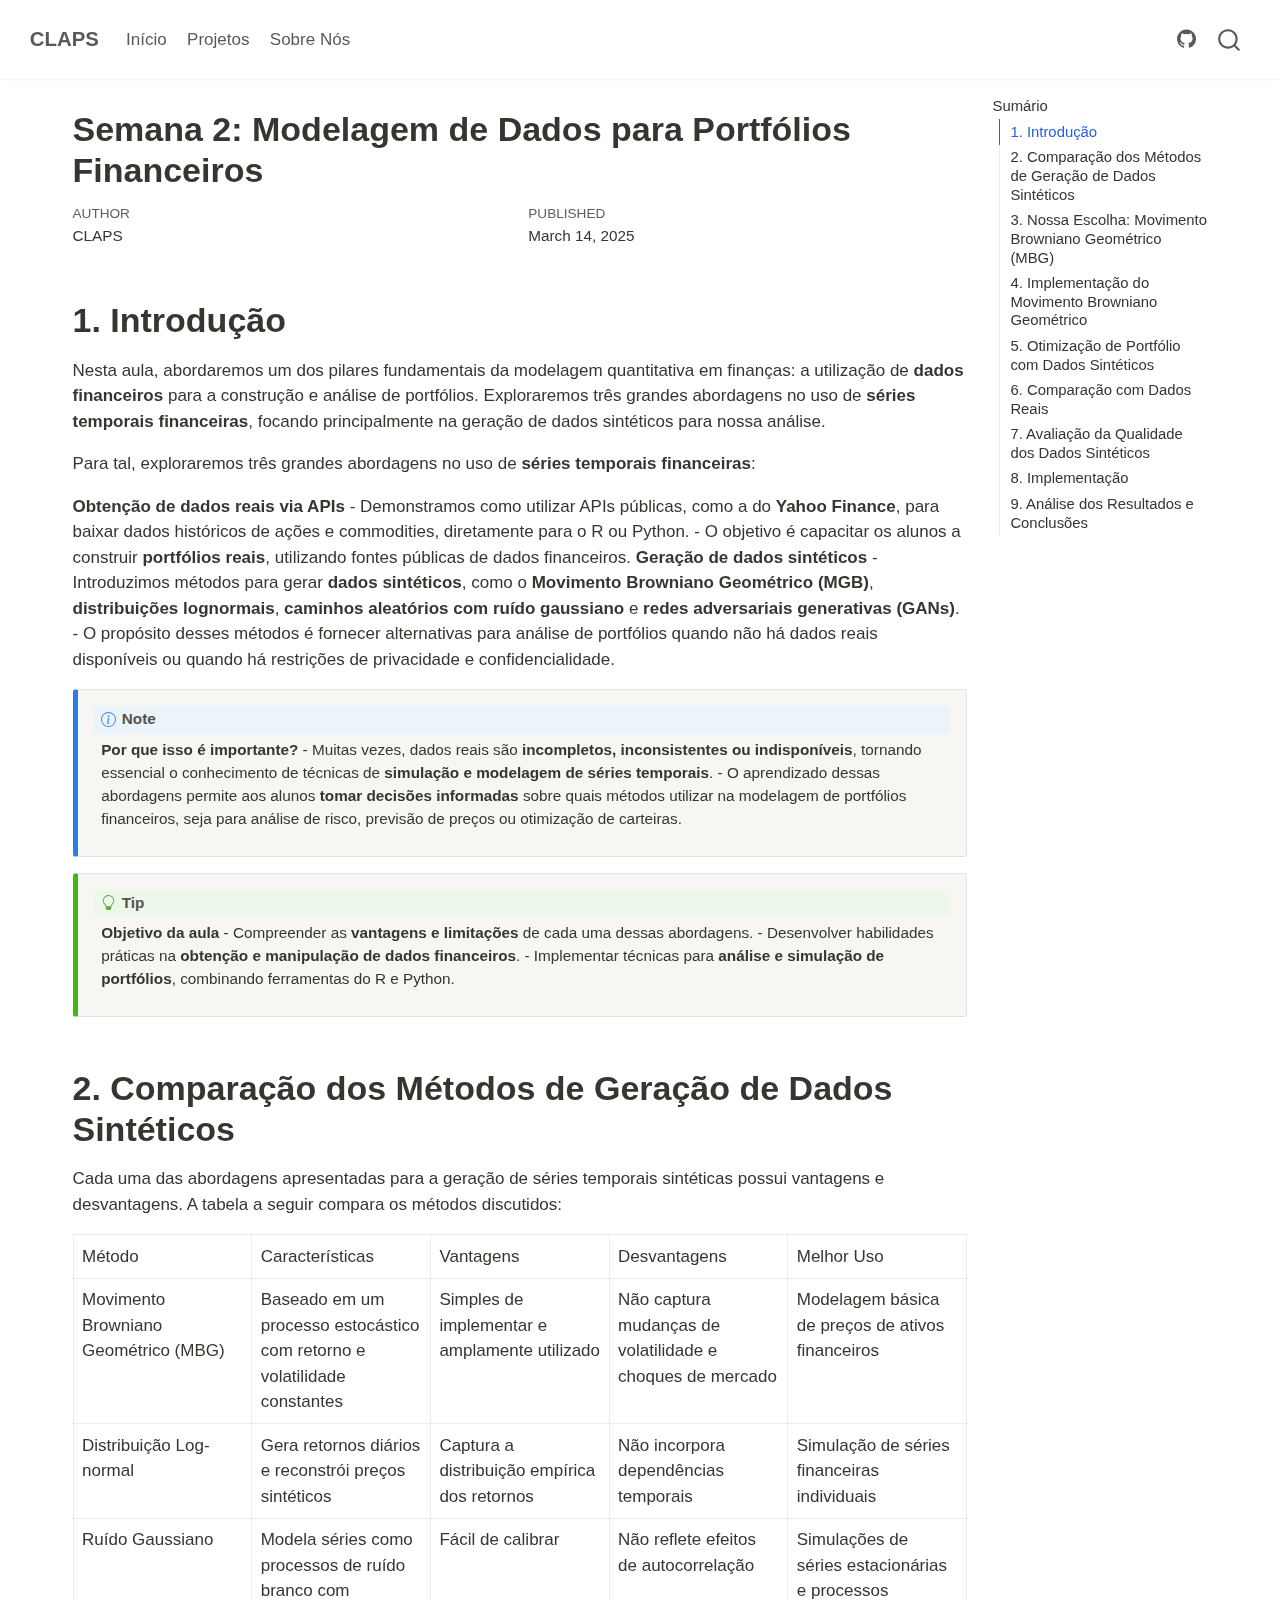
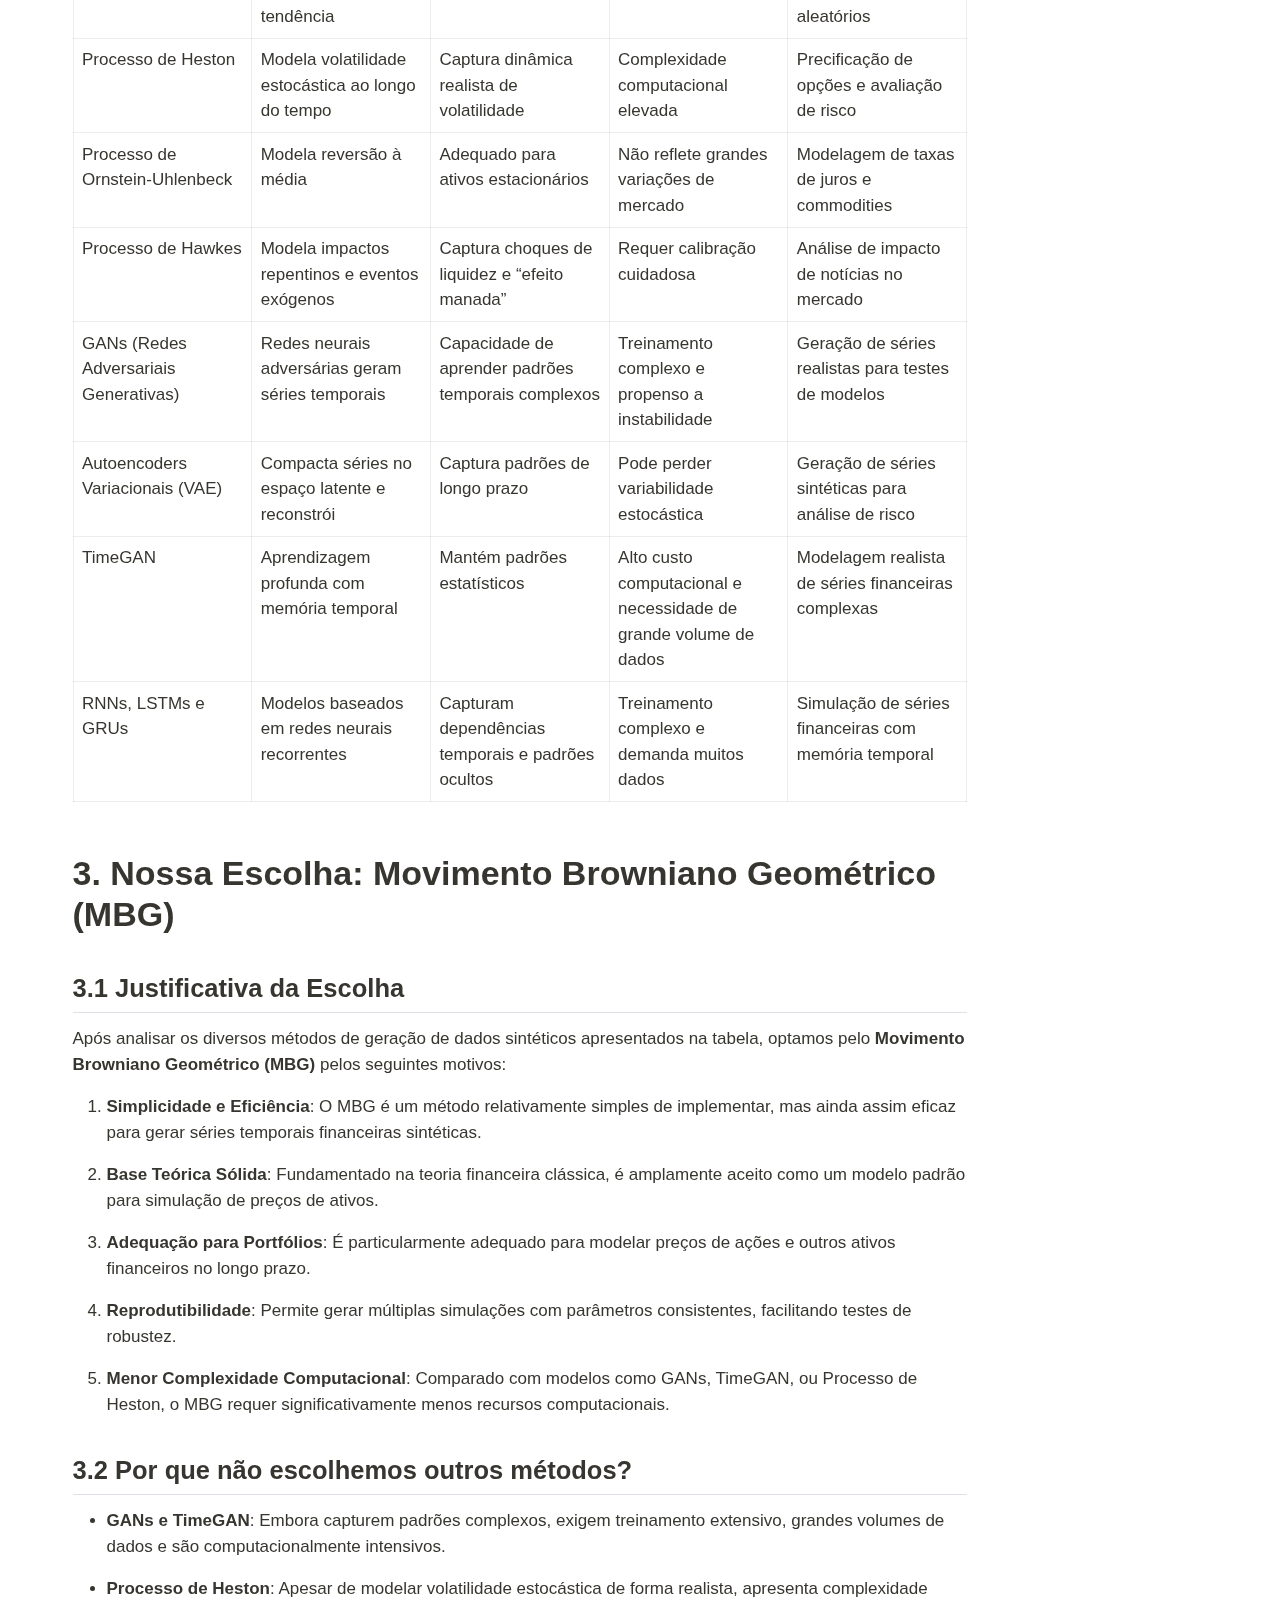
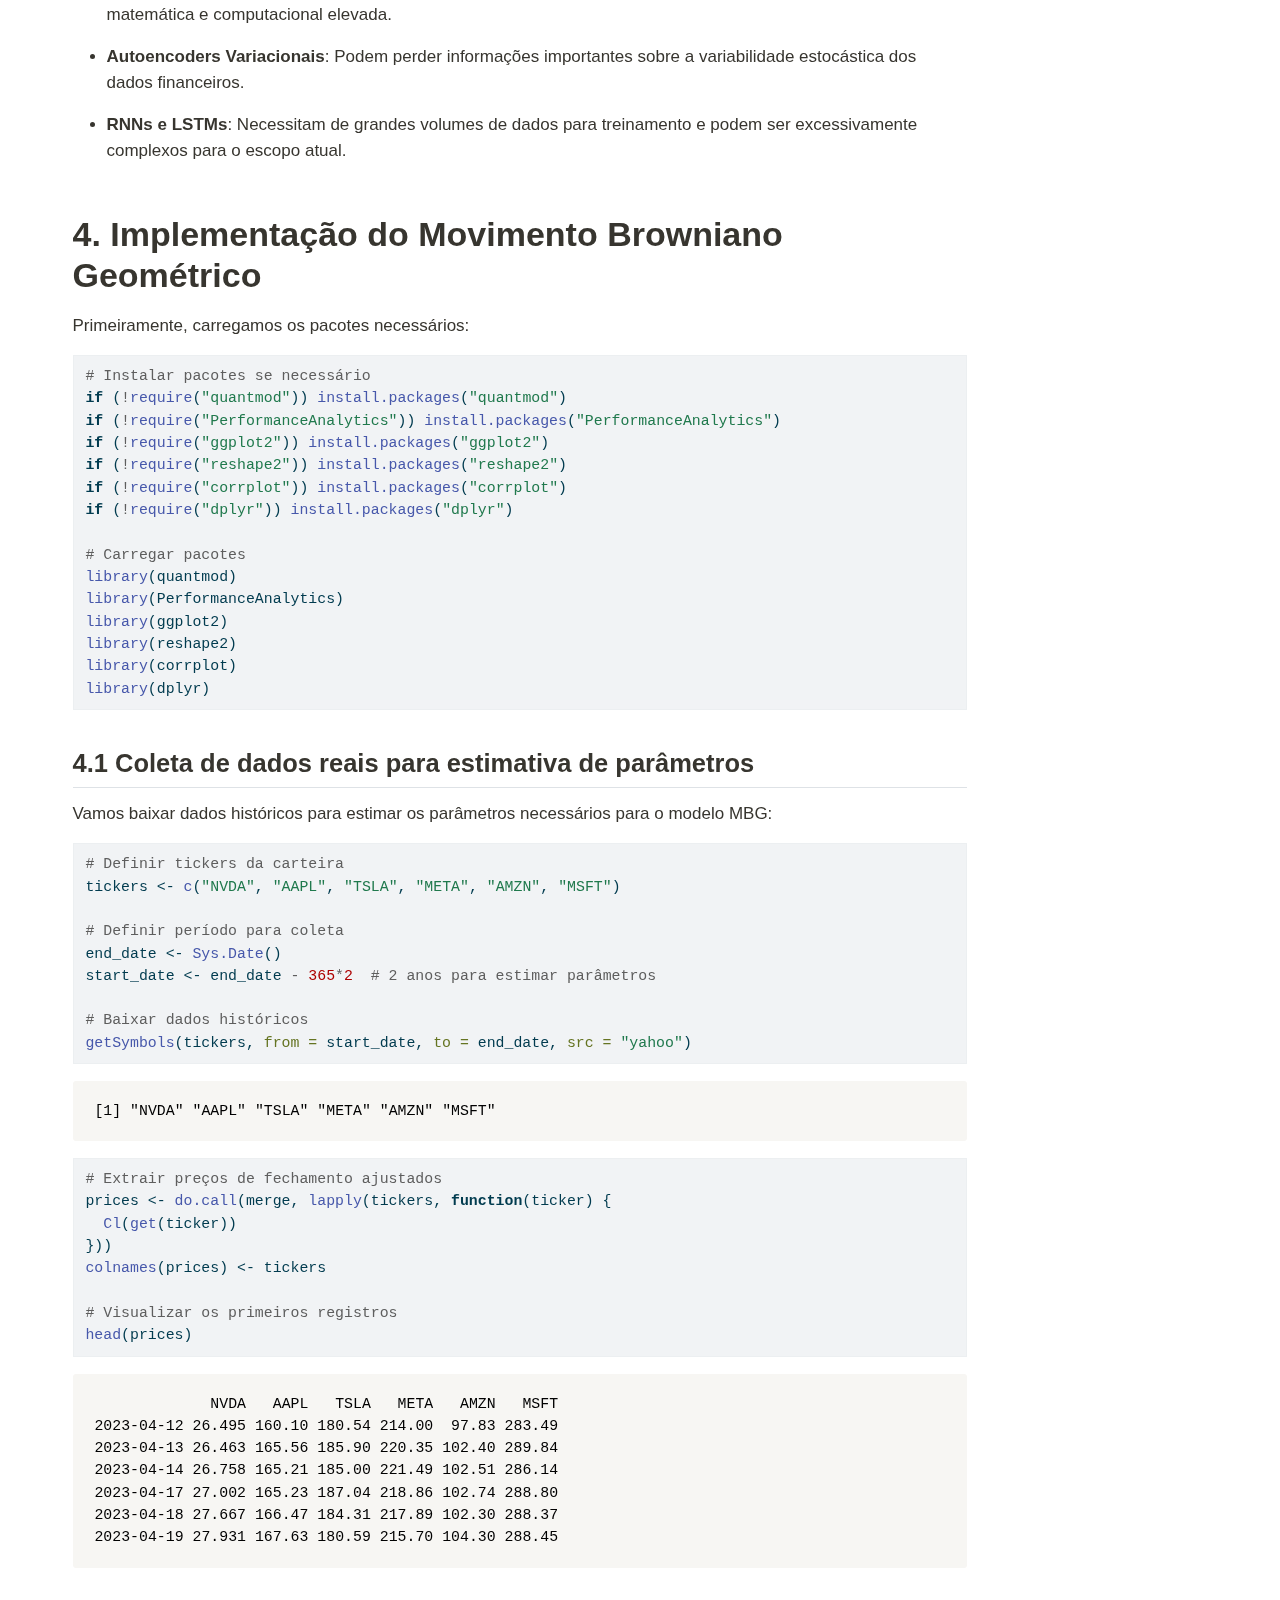
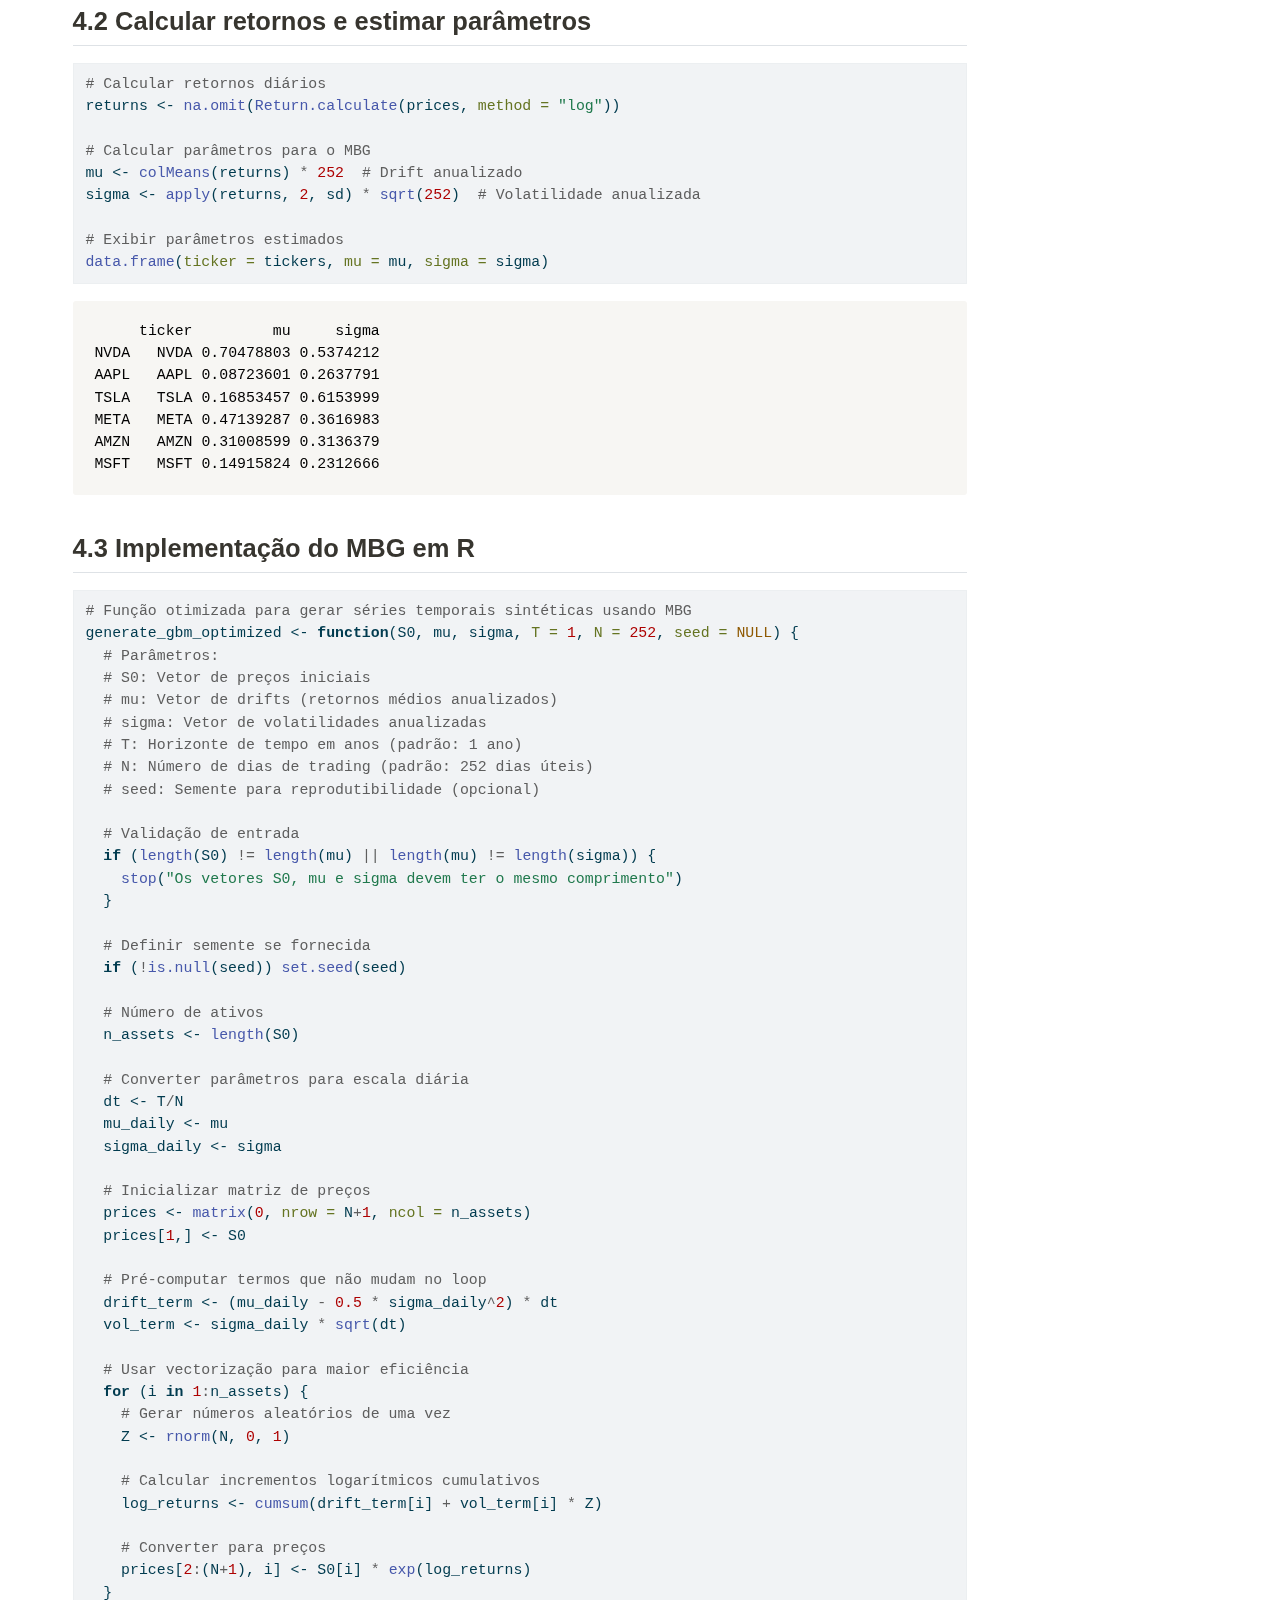
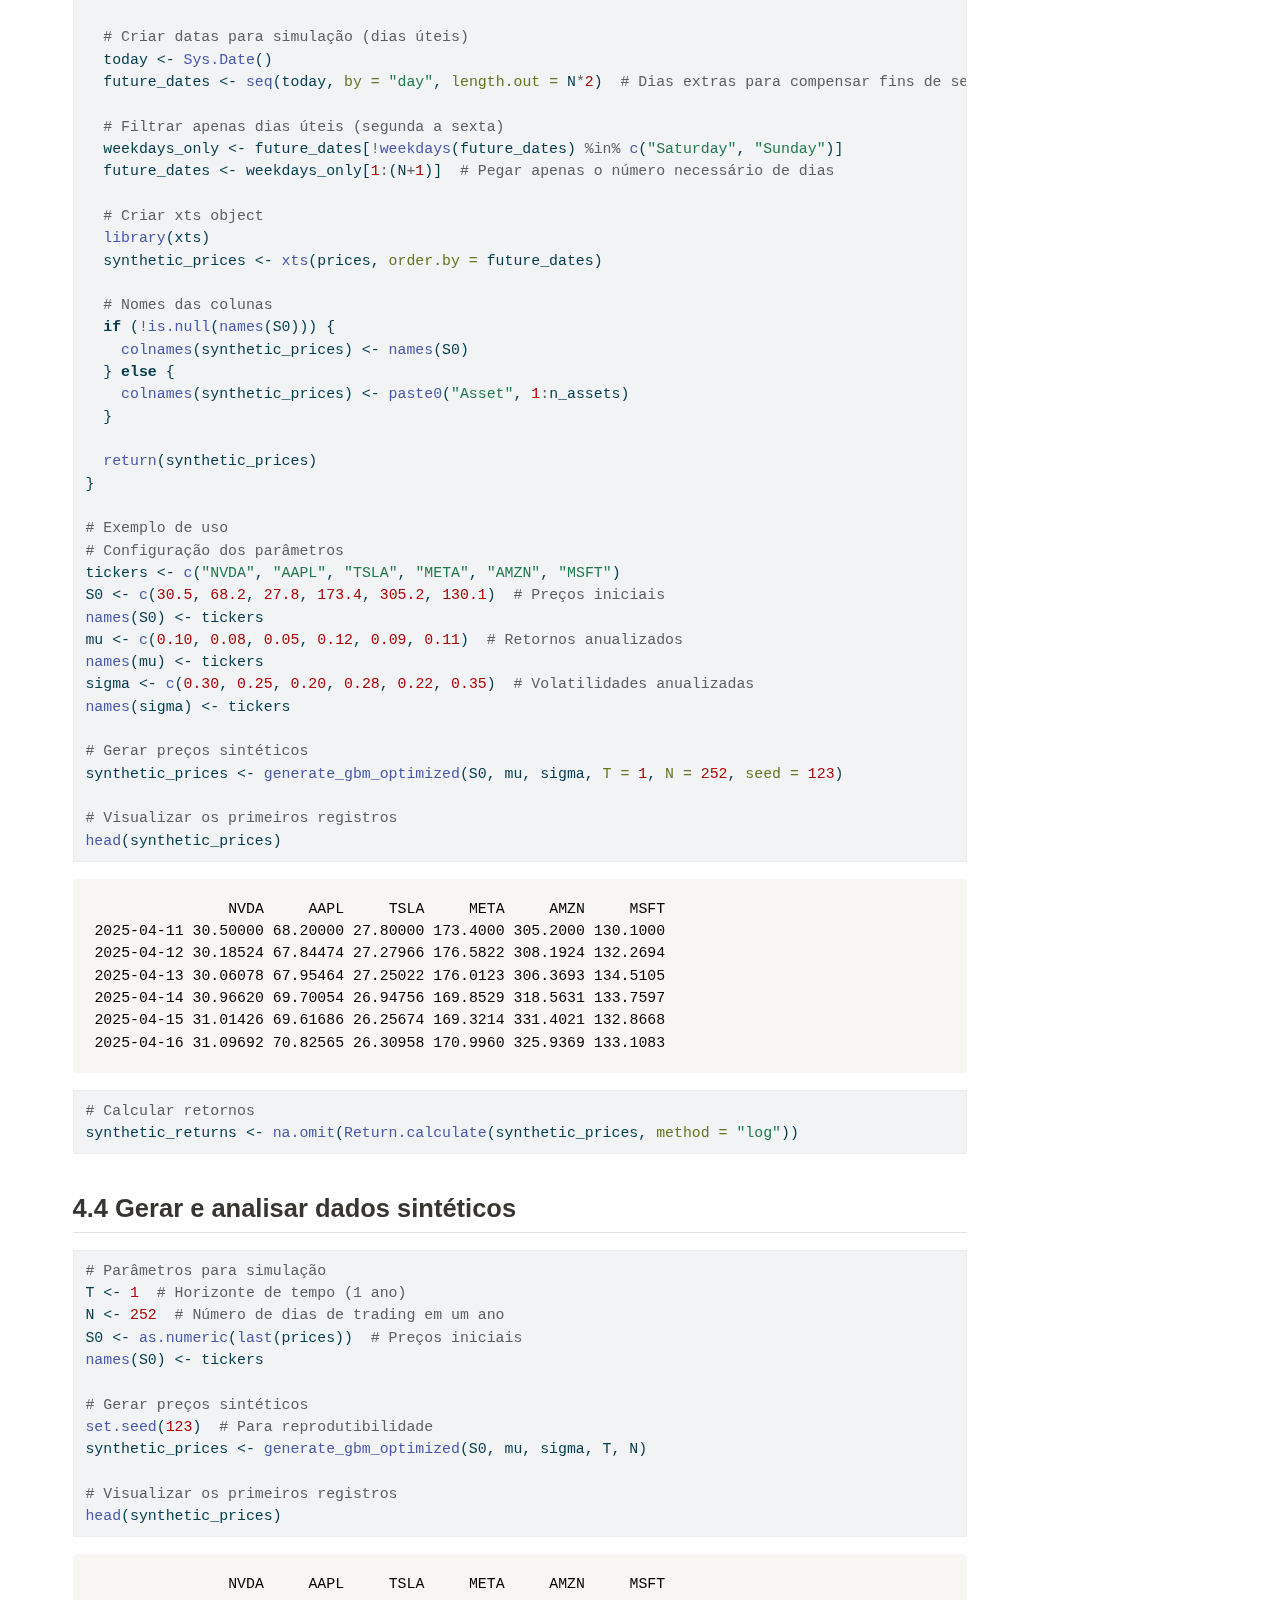
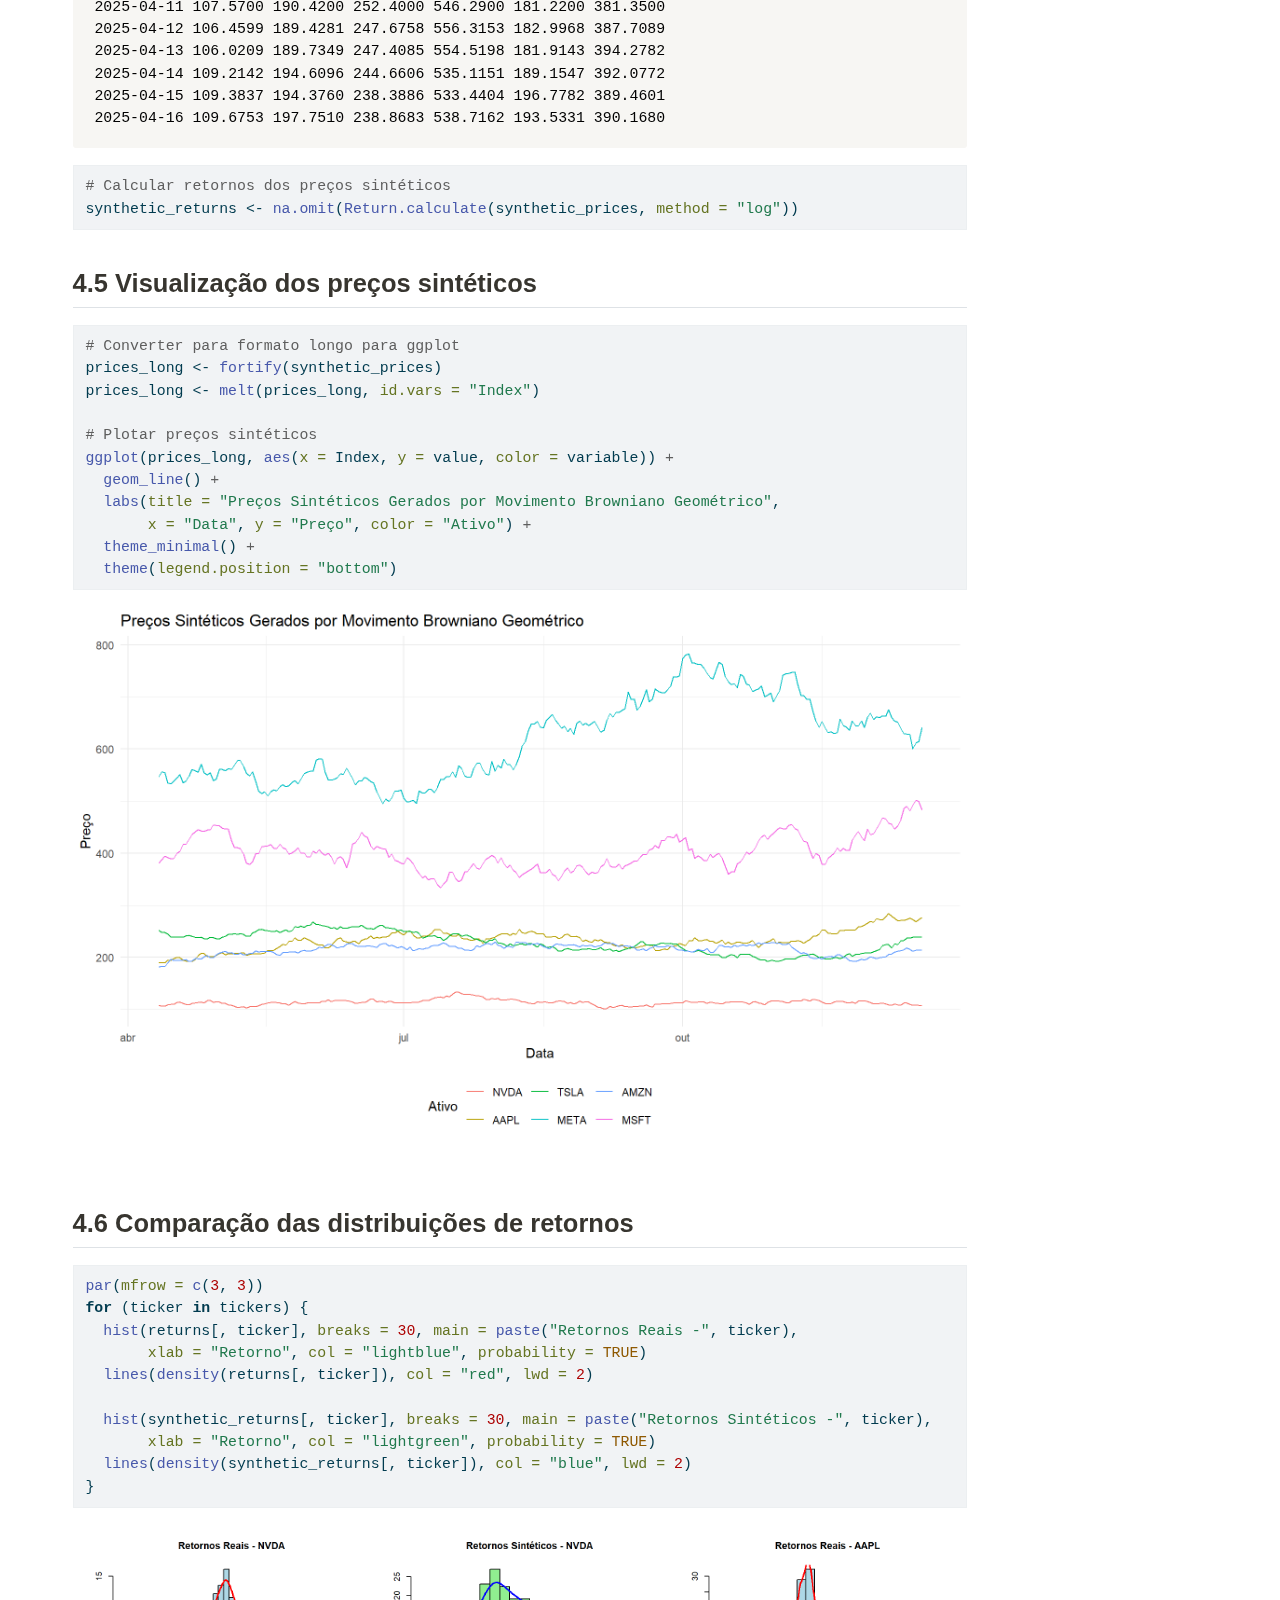
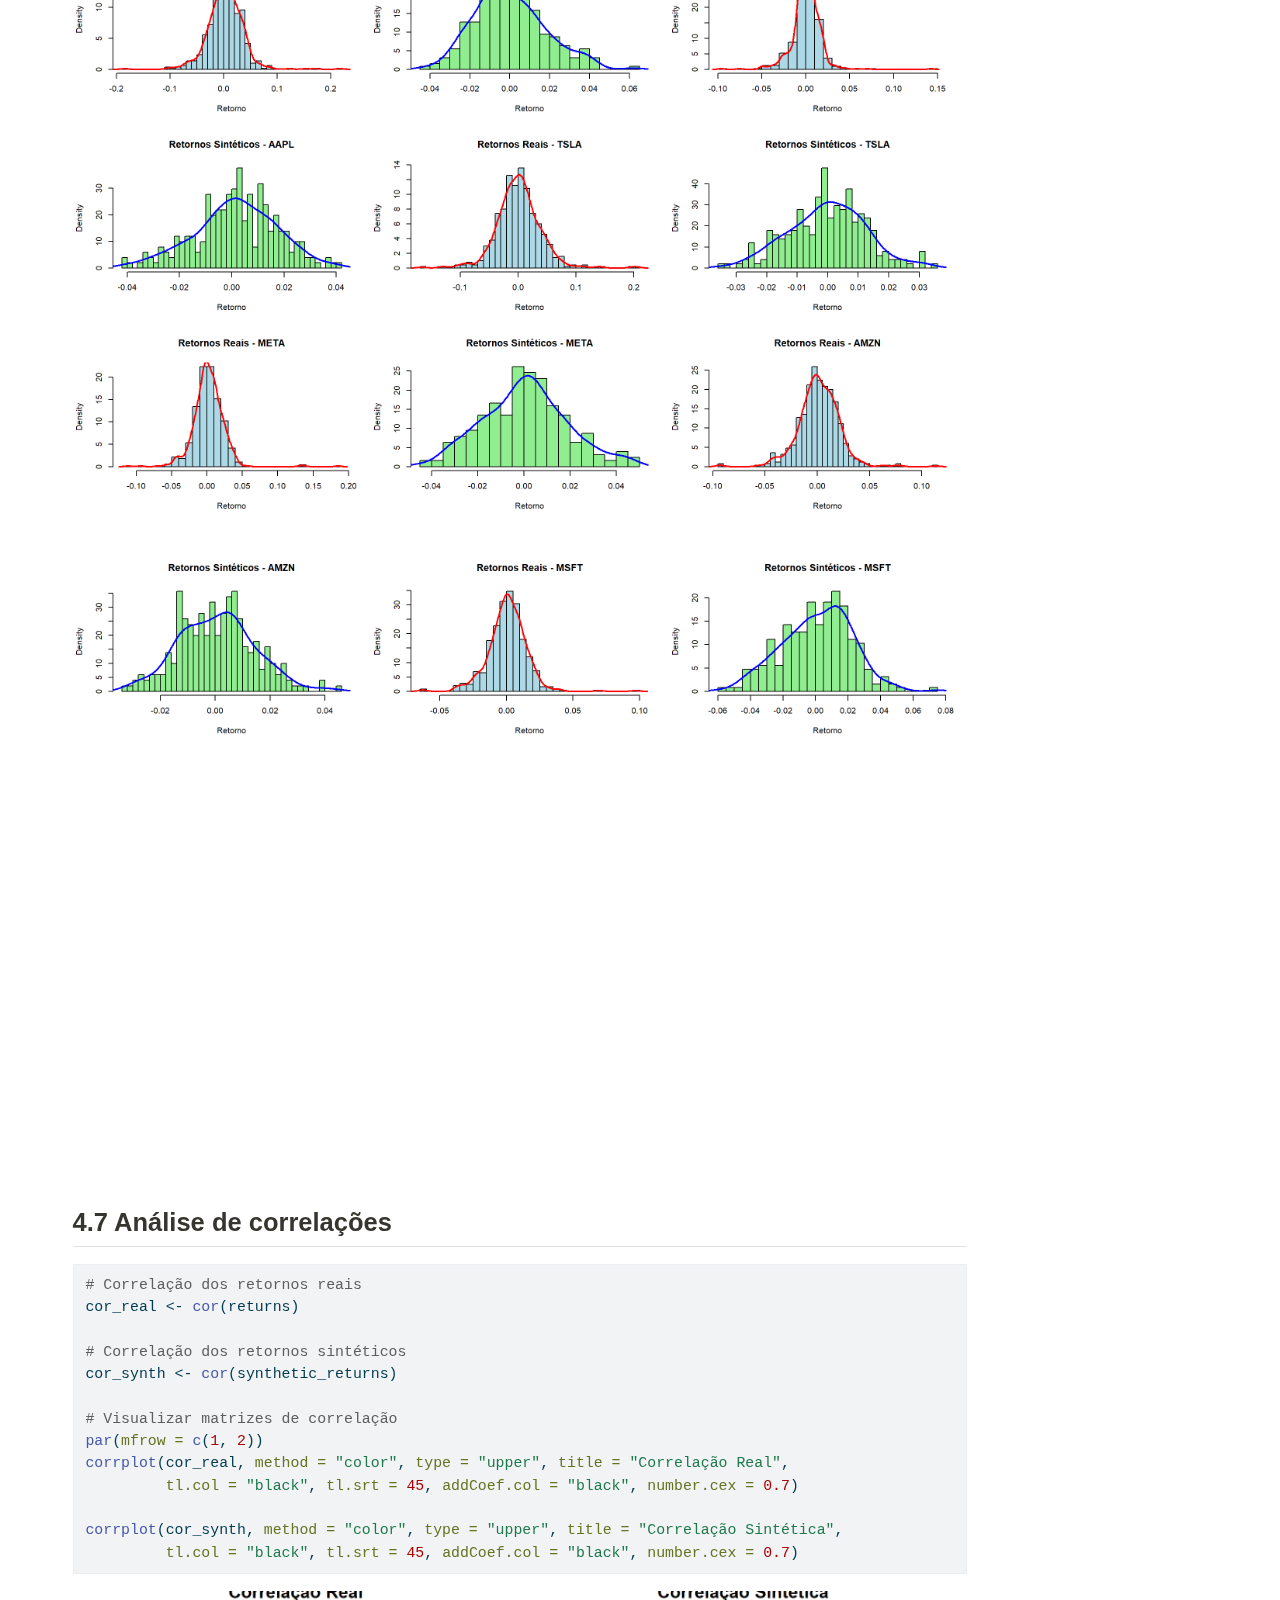
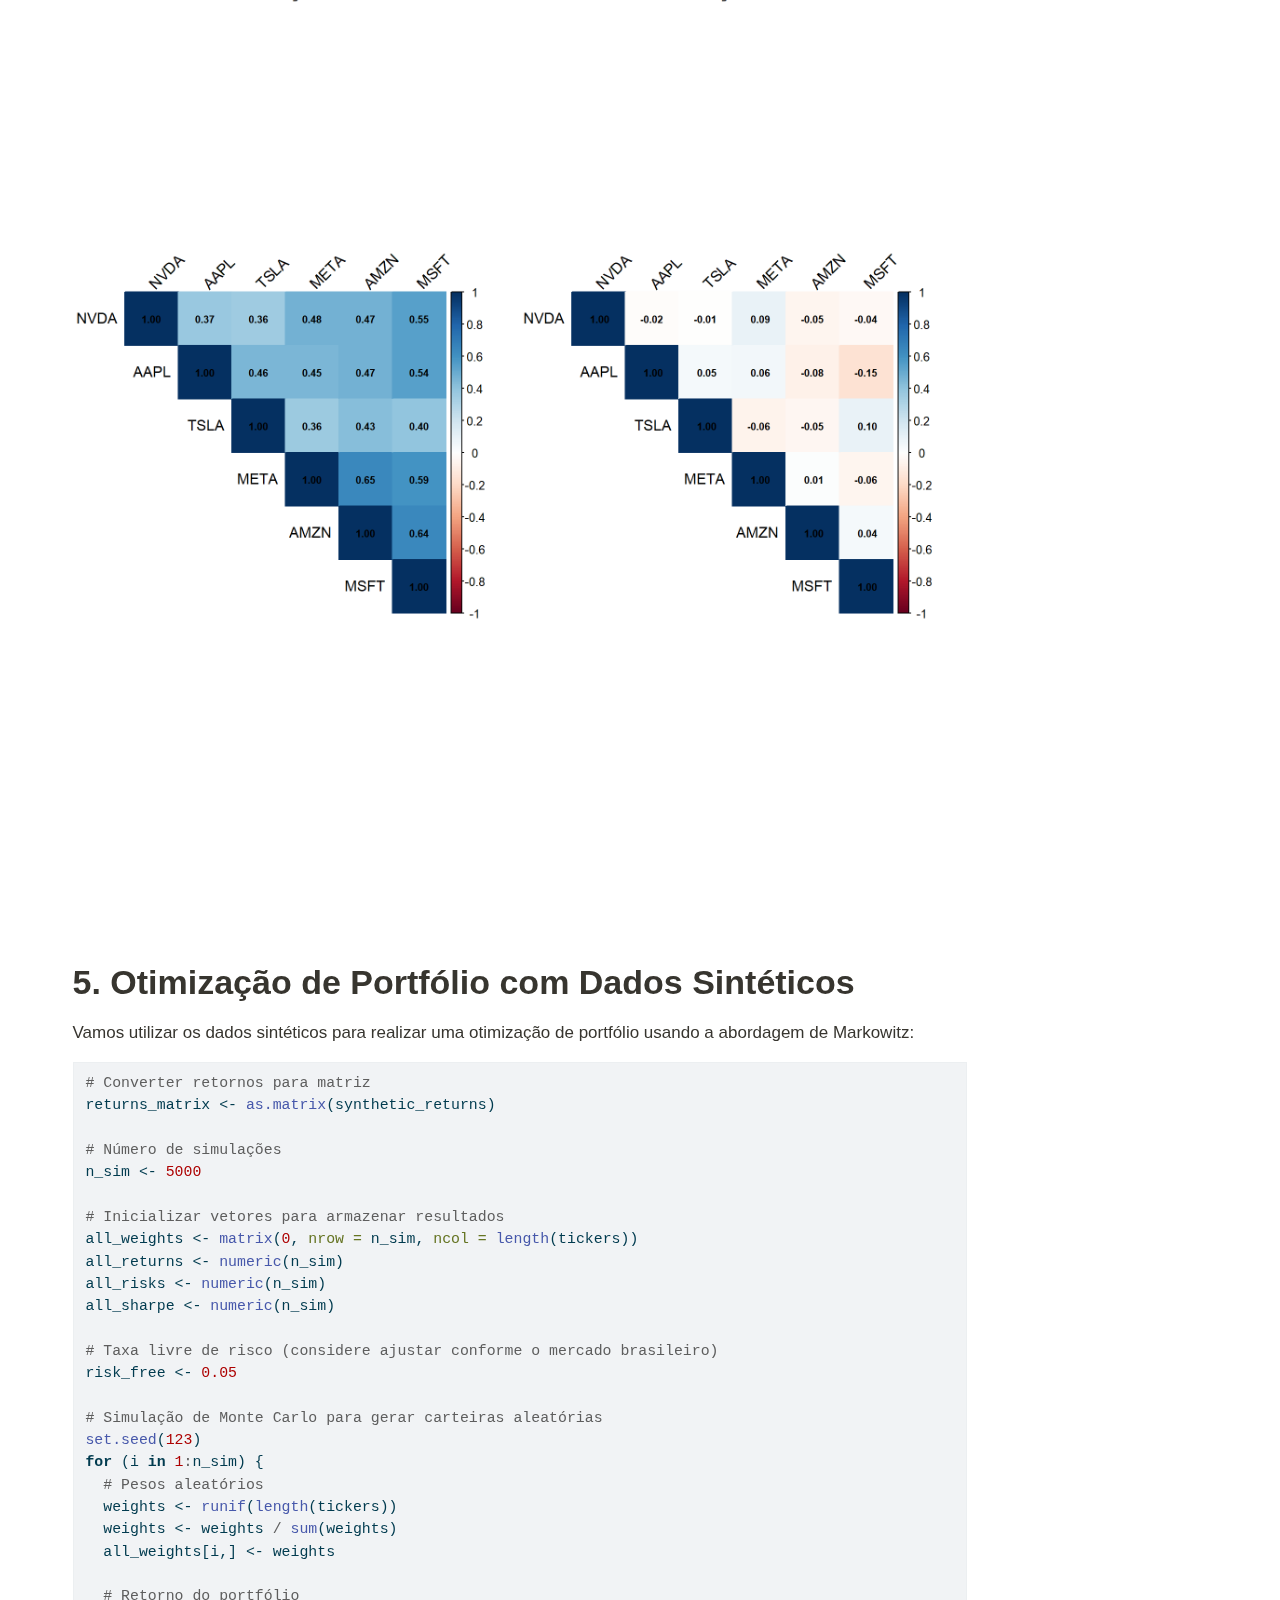
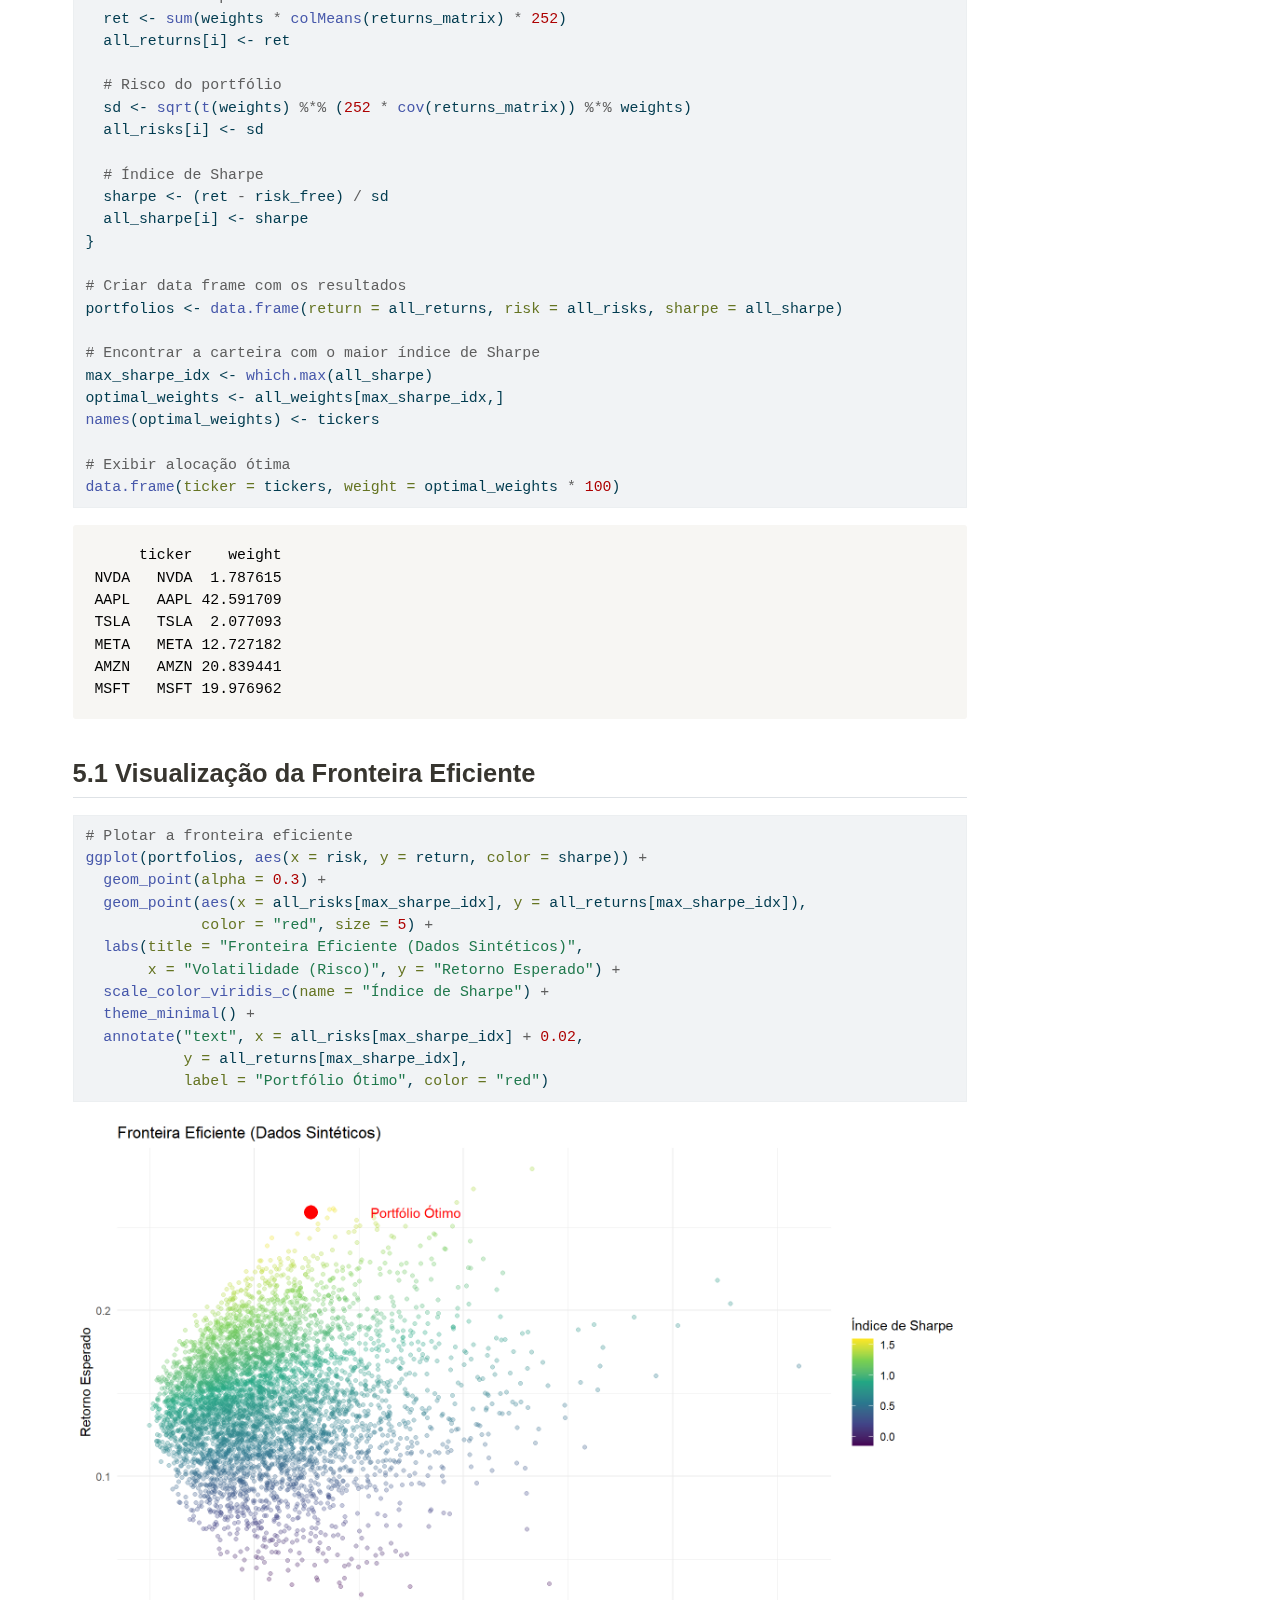
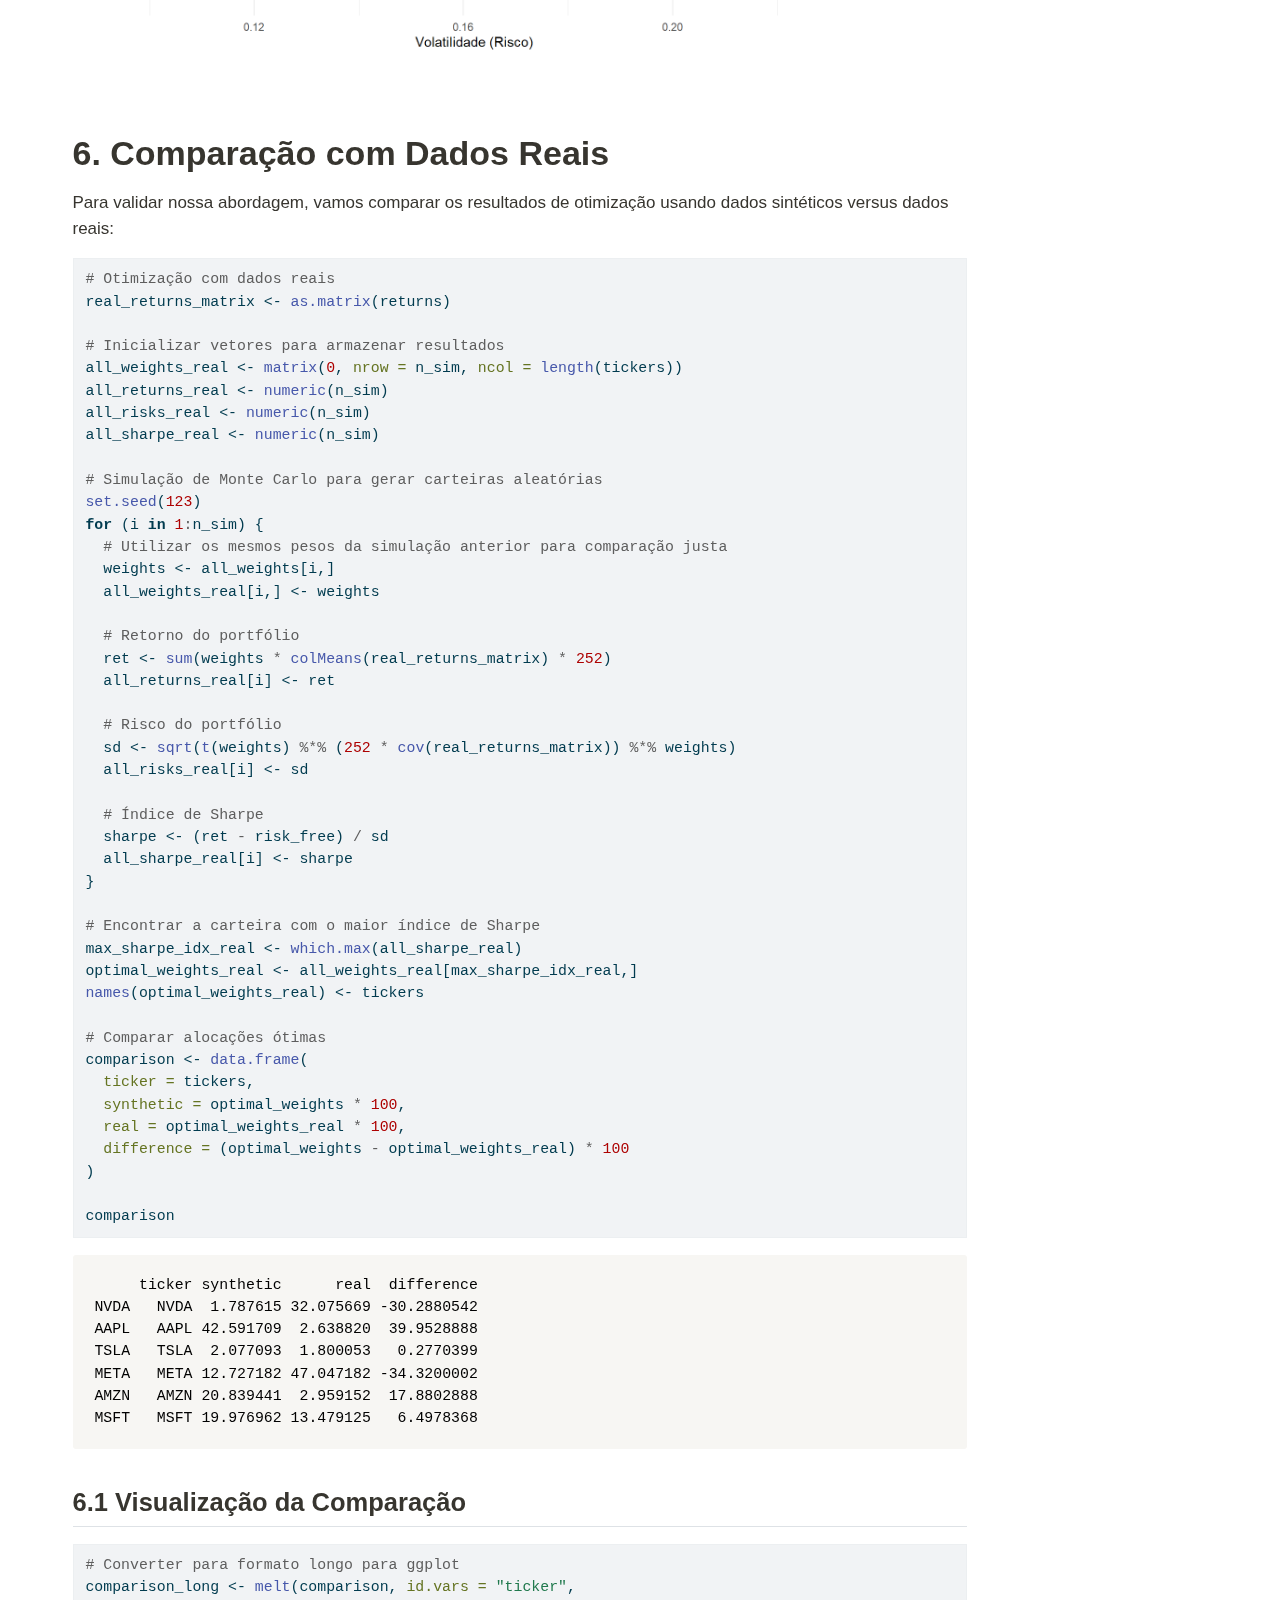
<file: semana2.html>
<!DOCTYPE html>
<html xmlns="http://www.w3.org/1999/xhtml" lang="en" xml:lang="en"><head>

<meta charset="utf-8">
<meta name="generator" content="quarto-1.6.42">

<meta name="viewport" content="width=device-width, initial-scale=1.0, user-scalable=yes">

<meta name="author" content="CLAPS">
<meta name="dcterms.date" content="2025-03-14">

<title>Semana 2: Modelagem de Dados para Portfólios Financeiros – CLAPS</title>
<style>
code{white-space: pre-wrap;}
span.smallcaps{font-variant: small-caps;}
div.columns{display: flex; gap: min(4vw, 1.5em);}
div.column{flex: auto; overflow-x: auto;}
div.hanging-indent{margin-left: 1.5em; text-indent: -1.5em;}
ul.task-list{list-style: none;}
ul.task-list li input[type="checkbox"] {
  width: 0.8em;
  margin: 0 0.8em 0.2em -1em; /* quarto-specific, see https://github.com/quarto-dev/quarto-cli/issues/4556 */ 
  vertical-align: middle;
}
/* CSS for syntax highlighting */
pre > code.sourceCode { white-space: pre; position: relative; }
pre > code.sourceCode > span { line-height: 1.25; }
pre > code.sourceCode > span:empty { height: 1.2em; }
.sourceCode { overflow: visible; }
code.sourceCode > span { color: inherit; text-decoration: inherit; }
div.sourceCode { margin: 1em 0; }
pre.sourceCode { margin: 0; }
@media screen {
div.sourceCode { overflow: auto; }
}
@media print {
pre > code.sourceCode { white-space: pre-wrap; }
pre > code.sourceCode > span { display: inline-block; text-indent: -5em; padding-left: 5em; }
}
pre.numberSource code
  { counter-reset: source-line 0; }
pre.numberSource code > span
  { position: relative; left: -4em; counter-increment: source-line; }
pre.numberSource code > span > a:first-child::before
  { content: counter(source-line);
    position: relative; left: -1em; text-align: right; vertical-align: baseline;
    border: none; display: inline-block;
    -webkit-touch-callout: none; -webkit-user-select: none;
    -khtml-user-select: none; -moz-user-select: none;
    -ms-user-select: none; user-select: none;
    padding: 0 4px; width: 4em;
  }
pre.numberSource { margin-left: 3em;  padding-left: 4px; }
div.sourceCode
  {   }
@media screen {
pre > code.sourceCode > span > a:first-child::before { text-decoration: underline; }
}
</style>


<script src="site_libs/quarto-nav/quarto-nav.js"></script>
<script src="site_libs/quarto-nav/headroom.min.js"></script>
<script src="site_libs/clipboard/clipboard.min.js"></script>
<script src="site_libs/quarto-search/autocomplete.umd.js"></script>
<script src="site_libs/quarto-search/fuse.min.js"></script>
<script src="site_libs/quarto-search/quarto-search.js"></script>
<meta name="quarto:offset" content="./">
<script src="site_libs/quarto-html/quarto.js"></script>
<script src="site_libs/quarto-html/popper.min.js"></script>
<script src="site_libs/quarto-html/tippy.umd.min.js"></script>
<script src="site_libs/quarto-html/anchor.min.js"></script>
<link href="site_libs/quarto-html/tippy.css" rel="stylesheet">
<link href="site_libs/quarto-html/quarto-syntax-highlighting-2f5df379a58b258e96c21c0638c20c03.css" rel="stylesheet" id="quarto-text-highlighting-styles">
<script src="site_libs/bootstrap/bootstrap.min.js"></script>
<link href="site_libs/bootstrap/bootstrap-icons.css" rel="stylesheet">
<link href="site_libs/bootstrap/bootstrap-bd18d44eca6e8432d5fc765ab7eae52f.min.css" rel="stylesheet" append-hash="true" id="quarto-bootstrap" data-mode="light">
<script id="quarto-search-options" type="application/json">{
  "location": "navbar",
  "copy-button": false,
  "collapse-after": 3,
  "panel-placement": "end",
  "type": "overlay",
  "limit": 50,
  "keyboard-shortcut": [
    "f",
    "/",
    "s"
  ],
  "show-item-context": false,
  "language": {
    "search-no-results-text": "No results",
    "search-matching-documents-text": "matching documents",
    "search-copy-link-title": "Copy link to search",
    "search-hide-matches-text": "Hide additional matches",
    "search-more-match-text": "more match in this document",
    "search-more-matches-text": "more matches in this document",
    "search-clear-button-title": "Clear",
    "search-text-placeholder": "",
    "search-detached-cancel-button-title": "Cancel",
    "search-submit-button-title": "Submit",
    "search-label": "Search"
  }
}</script>


<link rel="stylesheet" href="styles.css">
</head>

<body class="nav-fixed">

<div id="quarto-search-results"></div>
  <header id="quarto-header" class="headroom fixed-top">
    <nav class="navbar navbar-expand-lg " data-bs-theme="dark">
      <div class="navbar-container container-fluid">
      <div class="navbar-brand-container mx-auto">
    <a class="navbar-brand" href="./index.html">
    <span class="navbar-title">CLAPS</span>
    </a>
  </div>
            <div id="quarto-search" class="" title="Search"></div>
          <button class="navbar-toggler" type="button" data-bs-toggle="collapse" data-bs-target="#navbarCollapse" aria-controls="navbarCollapse" role="menu" aria-expanded="false" aria-label="Toggle navigation" onclick="if (window.quartoToggleHeadroom) { window.quartoToggleHeadroom(); }">
  <span class="navbar-toggler-icon"></span>
</button>
          <div class="collapse navbar-collapse" id="navbarCollapse">
            <ul class="navbar-nav navbar-nav-scroll me-auto">
  <li class="nav-item">
    <a class="nav-link" href="./index.html"> 
<span class="menu-text">Início</span></a>
  </li>  
  <li class="nav-item">
    <a class="nav-link" href="./projetos.html"> 
<span class="menu-text">Projetos</span></a>
  </li>  
  <li class="nav-item">
    <a class="nav-link" href="./sobre.html"> 
<span class="menu-text">Sobre Nós</span></a>
  </li>  
</ul>
            <ul class="navbar-nav navbar-nav-scroll ms-auto">
  <li class="nav-item compact">
    <a class="nav-link" href="https://github.com/palminhas4/portfolio"> <i class="bi bi-github" role="img">
</i> 
<span class="menu-text"></span></a>
  </li>  
</ul>
          </div> <!-- /navcollapse -->
            <div class="quarto-navbar-tools">
</div>
      </div> <!-- /container-fluid -->
    </nav>
</header>
<!-- content -->
<div id="quarto-content" class="quarto-container page-columns page-rows-contents page-layout-full page-navbar">
<!-- sidebar -->
<!-- margin-sidebar -->
    <div id="quarto-margin-sidebar" class="sidebar margin-sidebar">
        <nav id="TOC" role="doc-toc" class="toc-active">
    <h2 id="toc-title">Sumário</h2>
   
  <ul>
  <li><a href="#introdução" id="toc-introdução" class="nav-link active" data-scroll-target="#introdução">1. Introdução</a></li>
  <li><a href="#comparação-dos-métodos-de-geração-de-dados-sintéticos" id="toc-comparação-dos-métodos-de-geração-de-dados-sintéticos" class="nav-link" data-scroll-target="#comparação-dos-métodos-de-geração-de-dados-sintéticos">2. Comparação dos Métodos de Geração de Dados Sintéticos</a></li>
  <li><a href="#nossa-escolha-movimento-browniano-geométrico-mbg" id="toc-nossa-escolha-movimento-browniano-geométrico-mbg" class="nav-link" data-scroll-target="#nossa-escolha-movimento-browniano-geométrico-mbg">3. Nossa Escolha: Movimento Browniano Geométrico (MBG)</a>
  <ul class="collapse">
  <li><a href="#justificativa-da-escolha" id="toc-justificativa-da-escolha" class="nav-link" data-scroll-target="#justificativa-da-escolha">3.1 Justificativa da Escolha</a></li>
  <li><a href="#por-que-não-escolhemos-outros-métodos" id="toc-por-que-não-escolhemos-outros-métodos" class="nav-link" data-scroll-target="#por-que-não-escolhemos-outros-métodos">3.2 Por que não escolhemos outros métodos?</a></li>
  </ul></li>
  <li><a href="#implementação-do-movimento-browniano-geométrico" id="toc-implementação-do-movimento-browniano-geométrico" class="nav-link" data-scroll-target="#implementação-do-movimento-browniano-geométrico">4. Implementação do Movimento Browniano Geométrico</a>
  <ul class="collapse">
  <li><a href="#coleta-de-dados-reais-para-estimativa-de-parâmetros" id="toc-coleta-de-dados-reais-para-estimativa-de-parâmetros" class="nav-link" data-scroll-target="#coleta-de-dados-reais-para-estimativa-de-parâmetros">4.1 Coleta de dados reais para estimativa de parâmetros</a></li>
  <li><a href="#calcular-retornos-e-estimar-parâmetros" id="toc-calcular-retornos-e-estimar-parâmetros" class="nav-link" data-scroll-target="#calcular-retornos-e-estimar-parâmetros">4.2 Calcular retornos e estimar parâmetros</a></li>
  <li><a href="#implementação-do-mbg-em-r" id="toc-implementação-do-mbg-em-r" class="nav-link" data-scroll-target="#implementação-do-mbg-em-r">4.3 Implementação do MBG em R</a></li>
  <li><a href="#gerar-e-analisar-dados-sintéticos" id="toc-gerar-e-analisar-dados-sintéticos" class="nav-link" data-scroll-target="#gerar-e-analisar-dados-sintéticos">4.4 Gerar e analisar dados sintéticos</a></li>
  <li><a href="#visualização-dos-preços-sintéticos" id="toc-visualização-dos-preços-sintéticos" class="nav-link" data-scroll-target="#visualização-dos-preços-sintéticos">4.5 Visualização dos preços sintéticos</a></li>
  <li><a href="#comparação-das-distribuições-de-retornos" id="toc-comparação-das-distribuições-de-retornos" class="nav-link" data-scroll-target="#comparação-das-distribuições-de-retornos">4.6 Comparação das distribuições de retornos</a></li>
  <li><a href="#análise-de-correlações" id="toc-análise-de-correlações" class="nav-link" data-scroll-target="#análise-de-correlações">4.7 Análise de correlações</a></li>
  </ul></li>
  <li><a href="#otimização-de-portfólio-com-dados-sintéticos" id="toc-otimização-de-portfólio-com-dados-sintéticos" class="nav-link" data-scroll-target="#otimização-de-portfólio-com-dados-sintéticos">5. Otimização de Portfólio com Dados Sintéticos</a>
  <ul class="collapse">
  <li><a href="#visualização-da-fronteira-eficiente" id="toc-visualização-da-fronteira-eficiente" class="nav-link" data-scroll-target="#visualização-da-fronteira-eficiente">5.1 Visualização da Fronteira Eficiente</a></li>
  </ul></li>
  <li><a href="#comparação-com-dados-reais" id="toc-comparação-com-dados-reais" class="nav-link" data-scroll-target="#comparação-com-dados-reais">6. Comparação com Dados Reais</a>
  <ul class="collapse">
  <li><a href="#visualização-da-comparação" id="toc-visualização-da-comparação" class="nav-link" data-scroll-target="#visualização-da-comparação">6.1 Visualização da Comparação</a></li>
  </ul></li>
  <li><a href="#avaliação-da-qualidade-dos-dados-sintéticos" id="toc-avaliação-da-qualidade-dos-dados-sintéticos" class="nav-link" data-scroll-target="#avaliação-da-qualidade-dos-dados-sintéticos">7. Avaliação da Qualidade dos Dados Sintéticos</a></li>
  <li><a href="#implementação" id="toc-implementação" class="nav-link" data-scroll-target="#implementação">8. Implementação</a></li>
  <li><a href="#análise-dos-resultados-e-conclusões" id="toc-análise-dos-resultados-e-conclusões" class="nav-link" data-scroll-target="#análise-dos-resultados-e-conclusões">9. Análise dos Resultados e Conclusões</a>
  <ul class="collapse">
  <li><a href="#análise-dos-resultados" id="toc-análise-dos-resultados" class="nav-link" data-scroll-target="#análise-dos-resultados">9.1 Análise dos Resultados</a></li>
  <li><a href="#limitações-do-método-escolhido" id="toc-limitações-do-método-escolhido" class="nav-link" data-scroll-target="#limitações-do-método-escolhido">9.2 Limitações do Método Escolhido</a></li>
  <li><a href="#conclusão" id="toc-conclusão" class="nav-link" data-scroll-target="#conclusão">9.3 Conclusão</a></li>
  </ul></li>
  </ul>
</nav>
    </div>
<!-- main -->
<main class="content column-page-left" id="quarto-document-content">

<header id="title-block-header" class="quarto-title-block default">
<div class="quarto-title">
<h1 class="title">Semana 2: Modelagem de Dados para Portfólios Financeiros</h1>
</div>



<div class="quarto-title-meta column-page-left">

    <div>
    <div class="quarto-title-meta-heading">Author</div>
    <div class="quarto-title-meta-contents">
             <p>CLAPS </p>
          </div>
  </div>
    
    <div>
    <div class="quarto-title-meta-heading">Published</div>
    <div class="quarto-title-meta-contents">
      <p class="date">March 14, 2025</p>
    </div>
  </div>
  
    
  </div>
  


</header>


<section id="introdução" class="level1">
<h1>1. Introdução</h1>
<p>Nesta aula, abordaremos um dos pilares fundamentais da modelagem quantitativa em finanças: a utilização de <strong>dados financeiros</strong> para a construção e análise de portfólios. Exploraremos três grandes abordagens no uso de <strong>séries temporais financeiras</strong>, focando principalmente na geração de dados sintéticos para nossa análise.</p>
<p>Para tal, exploraremos três grandes abordagens no uso de <strong>séries temporais financeiras</strong>:</p>
<p><strong>Obtenção de dados reais via APIs</strong> - Demonstramos como utilizar APIs públicas, como a do <strong>Yahoo Finance</strong>, para baixar dados históricos de ações e commodities, diretamente para o R ou Python. - O objetivo é capacitar os alunos a construir <strong>portfólios reais</strong>, utilizando fontes públicas de dados financeiros. <strong>Geração de dados sintéticos</strong> - Introduzimos métodos para gerar <strong>dados sintéticos</strong>, como o <strong>Movimento Browniano Geométrico (MGB)</strong>, <strong>distribuições lognormais</strong>, <strong>caminhos aleatórios com ruído gaussiano</strong> e <strong>redes adversariais generativas (GANs)</strong>. - O propósito desses métodos é fornecer alternativas para análise de portfólios quando não há dados reais disponíveis ou quando há restrições de privacidade e confidencialidade.</p>
<div class="callout callout-style-default callout-note callout-titled">
<div class="callout-header d-flex align-content-center">
<div class="callout-icon-container">
<i class="callout-icon"></i>
</div>
<div class="callout-title-container flex-fill">
Note
</div>
</div>
<div class="callout-body-container callout-body">
<p><strong>Por que isso é importante?</strong> - Muitas vezes, dados reais são <strong>incompletos, inconsistentes ou indisponíveis</strong>, tornando essencial o conhecimento de técnicas de <strong>simulação e modelagem de séries temporais</strong>. - O aprendizado dessas abordagens permite aos alunos <strong>tomar decisões informadas</strong> sobre quais métodos utilizar na modelagem de portfólios financeiros, seja para análise de risco, previsão de preços ou otimização de carteiras.</p>
</div>
</div>
<div class="callout callout-style-default callout-tip callout-titled">
<div class="callout-header d-flex align-content-center">
<div class="callout-icon-container">
<i class="callout-icon"></i>
</div>
<div class="callout-title-container flex-fill">
Tip
</div>
</div>
<div class="callout-body-container callout-body">
<p><strong>Objetivo da aula</strong> - Compreender as <strong>vantagens e limitações</strong> de cada uma dessas abordagens. - Desenvolver habilidades práticas na <strong>obtenção e manipulação de dados financeiros</strong>. - Implementar técnicas para <strong>análise e simulação de portfólios</strong>, combinando ferramentas do R e Python.</p>
</div>
</div>
</section>
<section id="comparação-dos-métodos-de-geração-de-dados-sintéticos" class="level1">
<h1>2. Comparação dos Métodos de Geração de Dados Sintéticos</h1>
<p>Cada uma das abordagens apresentadas para a geração de séries temporais sintéticas possui vantagens e desvantagens. A tabela a seguir compara os métodos discutidos:</p>
<table class="caption-top table">
<colgroup>
<col style="width: 20%">
<col style="width: 20%">
<col style="width: 20%">
<col style="width: 20%">
<col style="width: 20%">
</colgroup>
<thead>
<tr class="header">
<th>Método</th>
<th>Características</th>
<th>Vantagens</th>
<th>Desvantagens</th>
<th>Melhor Uso</th>
</tr>
</thead>
<tbody>
<tr class="odd">
<td>Movimento Browniano Geométrico (MBG)</td>
<td>Baseado em um processo estocástico com retorno e volatilidade constantes</td>
<td>Simples de implementar e amplamente utilizado</td>
<td>Não captura mudanças de volatilidade e choques de mercado</td>
<td>Modelagem básica de preços de ativos financeiros</td>
</tr>
<tr class="even">
<td>Distribuição Log-normal</td>
<td>Gera retornos diários e reconstrói preços sintéticos</td>
<td>Captura a distribuição empírica dos retornos</td>
<td>Não incorpora dependências temporais</td>
<td>Simulação de séries financeiras individuais</td>
</tr>
<tr class="odd">
<td>Ruído Gaussiano</td>
<td>Modela séries como processos de ruído branco com tendência</td>
<td>Fácil de calibrar</td>
<td>Não reflete efeitos de autocorrelação</td>
<td>Simulações de séries estacionárias e processos aleatórios</td>
</tr>
<tr class="even">
<td>Processo de Heston</td>
<td>Modela volatilidade estocástica ao longo do tempo</td>
<td>Captura dinâmica realista de volatilidade</td>
<td>Complexidade computacional elevada</td>
<td>Precificação de opções e avaliação de risco</td>
</tr>
<tr class="odd">
<td>Processo de Ornstein-Uhlenbeck</td>
<td>Modela reversão à média</td>
<td>Adequado para ativos estacionários</td>
<td>Não reflete grandes variações de mercado</td>
<td>Modelagem de taxas de juros e commodities</td>
</tr>
<tr class="even">
<td>Processo de Hawkes</td>
<td>Modela impactos repentinos e eventos exógenos</td>
<td>Captura choques de liquidez e “efeito manada”</td>
<td>Requer calibração cuidadosa</td>
<td>Análise de impacto de notícias no mercado</td>
</tr>
<tr class="odd">
<td>GANs (Redes Adversariais Generativas)</td>
<td>Redes neurais adversárias geram séries temporais</td>
<td>Capacidade de aprender padrões temporais complexos</td>
<td>Treinamento complexo e propenso a instabilidade</td>
<td>Geração de séries realistas para testes de modelos</td>
</tr>
<tr class="even">
<td>Autoencoders Variacionais (VAE)</td>
<td>Compacta séries no espaço latente e reconstrói</td>
<td>Captura padrões de longo prazo</td>
<td>Pode perder variabilidade estocástica</td>
<td>Geração de séries sintéticas para análise de risco</td>
</tr>
<tr class="odd">
<td>TimeGAN</td>
<td>Aprendizagem profunda com memória temporal</td>
<td>Mantém padrões estatísticos</td>
<td>Alto custo computacional e necessidade de grande volume de dados</td>
<td>Modelagem realista de séries financeiras complexas</td>
</tr>
<tr class="even">
<td>RNNs, LSTMs e GRUs</td>
<td>Modelos baseados em redes neurais recorrentes</td>
<td>Capturam dependências temporais e padrões ocultos</td>
<td>Treinamento complexo e demanda muitos dados</td>
<td>Simulação de séries financeiras com memória temporal</td>
</tr>
</tbody>
</table>
</section>
<section id="nossa-escolha-movimento-browniano-geométrico-mbg" class="level1">
<h1>3. Nossa Escolha: Movimento Browniano Geométrico (MBG)</h1>
<section id="justificativa-da-escolha" class="level2">
<h2 class="anchored" data-anchor-id="justificativa-da-escolha">3.1 Justificativa da Escolha</h2>
<p>Após analisar os diversos métodos de geração de dados sintéticos apresentados na tabela, optamos pelo <strong>Movimento Browniano Geométrico (MBG)</strong> pelos seguintes motivos:</p>
<ol type="1">
<li><p><strong>Simplicidade e Eficiência</strong>: O MBG é um método relativamente simples de implementar, mas ainda assim eficaz para gerar séries temporais financeiras sintéticas.</p></li>
<li><p><strong>Base Teórica Sólida</strong>: Fundamentado na teoria financeira clássica, é amplamente aceito como um modelo padrão para simulação de preços de ativos.</p></li>
<li><p><strong>Adequação para Portfólios</strong>: É particularmente adequado para modelar preços de ações e outros ativos financeiros no longo prazo.</p></li>
<li><p><strong>Reprodutibilidade</strong>: Permite gerar múltiplas simulações com parâmetros consistentes, facilitando testes de robustez.</p></li>
<li><p><strong>Menor Complexidade Computacional</strong>: Comparado com modelos como GANs, TimeGAN, ou Processo de Heston, o MBG requer significativamente menos recursos computacionais.</p></li>
</ol>
</section>
<section id="por-que-não-escolhemos-outros-métodos" class="level2">
<h2 class="anchored" data-anchor-id="por-que-não-escolhemos-outros-métodos">3.2 Por que não escolhemos outros métodos?</h2>
<ul>
<li><p><strong>GANs e TimeGAN</strong>: Embora capturem padrões complexos, exigem treinamento extensivo, grandes volumes de dados e são computacionalmente intensivos.</p></li>
<li><p><strong>Processo de Heston</strong>: Apesar de modelar volatilidade estocástica de forma realista, apresenta complexidade matemática e computacional elevada.</p></li>
<li><p><strong>Autoencoders Variacionais</strong>: Podem perder informações importantes sobre a variabilidade estocástica dos dados financeiros.</p></li>
<li><p><strong>RNNs e LSTMs</strong>: Necessitam de grandes volumes de dados para treinamento e podem ser excessivamente complexos para o escopo atual.</p></li>
</ul>
</section>
</section>
<section id="implementação-do-movimento-browniano-geométrico" class="level1">
<h1>4. Implementação do Movimento Browniano Geométrico</h1>
<p>Primeiramente, carregamos os pacotes necessários:</p>
<div class="cell">
<div class="sourceCode cell-code" id="cb1"><pre class="sourceCode r code-with-copy"><code class="sourceCode r"><span id="cb1-1"><a href="#cb1-1" aria-hidden="true" tabindex="-1"></a><span class="co"># Instalar pacotes se necessário</span></span>
<span id="cb1-2"><a href="#cb1-2" aria-hidden="true" tabindex="-1"></a><span class="cf">if</span> (<span class="sc">!</span><span class="fu">require</span>(<span class="st">"quantmod"</span>)) <span class="fu">install.packages</span>(<span class="st">"quantmod"</span>)</span>
<span id="cb1-3"><a href="#cb1-3" aria-hidden="true" tabindex="-1"></a><span class="cf">if</span> (<span class="sc">!</span><span class="fu">require</span>(<span class="st">"PerformanceAnalytics"</span>)) <span class="fu">install.packages</span>(<span class="st">"PerformanceAnalytics"</span>)</span>
<span id="cb1-4"><a href="#cb1-4" aria-hidden="true" tabindex="-1"></a><span class="cf">if</span> (<span class="sc">!</span><span class="fu">require</span>(<span class="st">"ggplot2"</span>)) <span class="fu">install.packages</span>(<span class="st">"ggplot2"</span>)</span>
<span id="cb1-5"><a href="#cb1-5" aria-hidden="true" tabindex="-1"></a><span class="cf">if</span> (<span class="sc">!</span><span class="fu">require</span>(<span class="st">"reshape2"</span>)) <span class="fu">install.packages</span>(<span class="st">"reshape2"</span>)</span>
<span id="cb1-6"><a href="#cb1-6" aria-hidden="true" tabindex="-1"></a><span class="cf">if</span> (<span class="sc">!</span><span class="fu">require</span>(<span class="st">"corrplot"</span>)) <span class="fu">install.packages</span>(<span class="st">"corrplot"</span>)</span>
<span id="cb1-7"><a href="#cb1-7" aria-hidden="true" tabindex="-1"></a><span class="cf">if</span> (<span class="sc">!</span><span class="fu">require</span>(<span class="st">"dplyr"</span>)) <span class="fu">install.packages</span>(<span class="st">"dplyr"</span>)</span>
<span id="cb1-8"><a href="#cb1-8" aria-hidden="true" tabindex="-1"></a></span>
<span id="cb1-9"><a href="#cb1-9" aria-hidden="true" tabindex="-1"></a><span class="co"># Carregar pacotes</span></span>
<span id="cb1-10"><a href="#cb1-10" aria-hidden="true" tabindex="-1"></a><span class="fu">library</span>(quantmod)</span>
<span id="cb1-11"><a href="#cb1-11" aria-hidden="true" tabindex="-1"></a><span class="fu">library</span>(PerformanceAnalytics)</span>
<span id="cb1-12"><a href="#cb1-12" aria-hidden="true" tabindex="-1"></a><span class="fu">library</span>(ggplot2)</span>
<span id="cb1-13"><a href="#cb1-13" aria-hidden="true" tabindex="-1"></a><span class="fu">library</span>(reshape2)</span>
<span id="cb1-14"><a href="#cb1-14" aria-hidden="true" tabindex="-1"></a><span class="fu">library</span>(corrplot)</span>
<span id="cb1-15"><a href="#cb1-15" aria-hidden="true" tabindex="-1"></a><span class="fu">library</span>(dplyr)</span></code><button title="Copy to Clipboard" class="code-copy-button"><i class="bi"></i></button></pre></div>
</div>
<section id="coleta-de-dados-reais-para-estimativa-de-parâmetros" class="level2">
<h2 class="anchored" data-anchor-id="coleta-de-dados-reais-para-estimativa-de-parâmetros">4.1 Coleta de dados reais para estimativa de parâmetros</h2>
<p>Vamos baixar dados históricos para estimar os parâmetros necessários para o modelo MBG:</p>
<div class="cell">
<div class="sourceCode cell-code" id="cb2"><pre class="sourceCode r code-with-copy"><code class="sourceCode r"><span id="cb2-1"><a href="#cb2-1" aria-hidden="true" tabindex="-1"></a><span class="co"># Definir tickers da carteira</span></span>
<span id="cb2-2"><a href="#cb2-2" aria-hidden="true" tabindex="-1"></a>tickers <span class="ot">&lt;-</span> <span class="fu">c</span>(<span class="st">"NVDA"</span>, <span class="st">"AAPL"</span>, <span class="st">"TSLA"</span>, <span class="st">"META"</span>, <span class="st">"AMZN"</span>, <span class="st">"MSFT"</span>)</span>
<span id="cb2-3"><a href="#cb2-3" aria-hidden="true" tabindex="-1"></a></span>
<span id="cb2-4"><a href="#cb2-4" aria-hidden="true" tabindex="-1"></a><span class="co"># Definir período para coleta</span></span>
<span id="cb2-5"><a href="#cb2-5" aria-hidden="true" tabindex="-1"></a>end_date <span class="ot">&lt;-</span> <span class="fu">Sys.Date</span>()</span>
<span id="cb2-6"><a href="#cb2-6" aria-hidden="true" tabindex="-1"></a>start_date <span class="ot">&lt;-</span> end_date <span class="sc">-</span> <span class="dv">365</span><span class="sc">*</span><span class="dv">2</span>  <span class="co"># 2 anos para estimar parâmetros</span></span>
<span id="cb2-7"><a href="#cb2-7" aria-hidden="true" tabindex="-1"></a></span>
<span id="cb2-8"><a href="#cb2-8" aria-hidden="true" tabindex="-1"></a><span class="co"># Baixar dados históricos</span></span>
<span id="cb2-9"><a href="#cb2-9" aria-hidden="true" tabindex="-1"></a><span class="fu">getSymbols</span>(tickers, <span class="at">from =</span> start_date, <span class="at">to =</span> end_date, <span class="at">src =</span> <span class="st">"yahoo"</span>)</span></code><button title="Copy to Clipboard" class="code-copy-button"><i class="bi"></i></button></pre></div>
<div class="cell-output cell-output-stdout">
<pre><code>[1] "NVDA" "AAPL" "TSLA" "META" "AMZN" "MSFT"</code></pre>
</div>
<div class="sourceCode cell-code" id="cb4"><pre class="sourceCode r code-with-copy"><code class="sourceCode r"><span id="cb4-1"><a href="#cb4-1" aria-hidden="true" tabindex="-1"></a><span class="co"># Extrair preços de fechamento ajustados</span></span>
<span id="cb4-2"><a href="#cb4-2" aria-hidden="true" tabindex="-1"></a>prices <span class="ot">&lt;-</span> <span class="fu">do.call</span>(merge, <span class="fu">lapply</span>(tickers, <span class="cf">function</span>(ticker) {</span>
<span id="cb4-3"><a href="#cb4-3" aria-hidden="true" tabindex="-1"></a>  <span class="fu">Cl</span>(<span class="fu">get</span>(ticker))</span>
<span id="cb4-4"><a href="#cb4-4" aria-hidden="true" tabindex="-1"></a>}))</span>
<span id="cb4-5"><a href="#cb4-5" aria-hidden="true" tabindex="-1"></a><span class="fu">colnames</span>(prices) <span class="ot">&lt;-</span> tickers</span>
<span id="cb4-6"><a href="#cb4-6" aria-hidden="true" tabindex="-1"></a></span>
<span id="cb4-7"><a href="#cb4-7" aria-hidden="true" tabindex="-1"></a><span class="co"># Visualizar os primeiros registros</span></span>
<span id="cb4-8"><a href="#cb4-8" aria-hidden="true" tabindex="-1"></a><span class="fu">head</span>(prices)</span></code><button title="Copy to Clipboard" class="code-copy-button"><i class="bi"></i></button></pre></div>
<div class="cell-output cell-output-stdout">
<pre><code>             NVDA   AAPL   TSLA   META   AMZN   MSFT
2023-04-12 26.495 160.10 180.54 214.00  97.83 283.49
2023-04-13 26.463 165.56 185.90 220.35 102.40 289.84
2023-04-14 26.758 165.21 185.00 221.49 102.51 286.14
2023-04-17 27.002 165.23 187.04 218.86 102.74 288.80
2023-04-18 27.667 166.47 184.31 217.89 102.30 288.37
2023-04-19 27.931 167.63 180.59 215.70 104.30 288.45</code></pre>
</div>
</div>
</section>
<section id="calcular-retornos-e-estimar-parâmetros" class="level2">
<h2 class="anchored" data-anchor-id="calcular-retornos-e-estimar-parâmetros">4.2 Calcular retornos e estimar parâmetros</h2>
<div class="cell">
<div class="sourceCode cell-code" id="cb6"><pre class="sourceCode r code-with-copy"><code class="sourceCode r"><span id="cb6-1"><a href="#cb6-1" aria-hidden="true" tabindex="-1"></a><span class="co"># Calcular retornos diários</span></span>
<span id="cb6-2"><a href="#cb6-2" aria-hidden="true" tabindex="-1"></a>returns <span class="ot">&lt;-</span> <span class="fu">na.omit</span>(<span class="fu">Return.calculate</span>(prices, <span class="at">method =</span> <span class="st">"log"</span>))</span>
<span id="cb6-3"><a href="#cb6-3" aria-hidden="true" tabindex="-1"></a></span>
<span id="cb6-4"><a href="#cb6-4" aria-hidden="true" tabindex="-1"></a><span class="co"># Calcular parâmetros para o MBG</span></span>
<span id="cb6-5"><a href="#cb6-5" aria-hidden="true" tabindex="-1"></a>mu <span class="ot">&lt;-</span> <span class="fu">colMeans</span>(returns) <span class="sc">*</span> <span class="dv">252</span>  <span class="co"># Drift anualizado</span></span>
<span id="cb6-6"><a href="#cb6-6" aria-hidden="true" tabindex="-1"></a>sigma <span class="ot">&lt;-</span> <span class="fu">apply</span>(returns, <span class="dv">2</span>, sd) <span class="sc">*</span> <span class="fu">sqrt</span>(<span class="dv">252</span>)  <span class="co"># Volatilidade anualizada</span></span>
<span id="cb6-7"><a href="#cb6-7" aria-hidden="true" tabindex="-1"></a></span>
<span id="cb6-8"><a href="#cb6-8" aria-hidden="true" tabindex="-1"></a><span class="co"># Exibir parâmetros estimados</span></span>
<span id="cb6-9"><a href="#cb6-9" aria-hidden="true" tabindex="-1"></a><span class="fu">data.frame</span>(<span class="at">ticker =</span> tickers, <span class="at">mu =</span> mu, <span class="at">sigma =</span> sigma)</span></code><button title="Copy to Clipboard" class="code-copy-button"><i class="bi"></i></button></pre></div>
<div class="cell-output cell-output-stdout">
<pre><code>     ticker         mu     sigma
NVDA   NVDA 0.70478803 0.5374212
AAPL   AAPL 0.08723601 0.2637791
TSLA   TSLA 0.16853457 0.6153999
META   META 0.47139287 0.3616983
AMZN   AMZN 0.31008599 0.3136379
MSFT   MSFT 0.14915824 0.2312666</code></pre>
</div>
</div>
</section>
<section id="implementação-do-mbg-em-r" class="level2">
<h2 class="anchored" data-anchor-id="implementação-do-mbg-em-r">4.3 Implementação do MBG em R</h2>
<div class="cell">
<div class="sourceCode cell-code" id="cb8"><pre class="sourceCode r code-with-copy"><code class="sourceCode r"><span id="cb8-1"><a href="#cb8-1" aria-hidden="true" tabindex="-1"></a><span class="co"># Função otimizada para gerar séries temporais sintéticas usando MBG</span></span>
<span id="cb8-2"><a href="#cb8-2" aria-hidden="true" tabindex="-1"></a>generate_gbm_optimized <span class="ot">&lt;-</span> <span class="cf">function</span>(S0, mu, sigma, <span class="at">T =</span> <span class="dv">1</span>, <span class="at">N =</span> <span class="dv">252</span>, <span class="at">seed =</span> <span class="cn">NULL</span>) {</span>
<span id="cb8-3"><a href="#cb8-3" aria-hidden="true" tabindex="-1"></a>  <span class="co"># Parâmetros:</span></span>
<span id="cb8-4"><a href="#cb8-4" aria-hidden="true" tabindex="-1"></a>  <span class="co"># S0: Vetor de preços iniciais</span></span>
<span id="cb8-5"><a href="#cb8-5" aria-hidden="true" tabindex="-1"></a>  <span class="co"># mu: Vetor de drifts (retornos médios anualizados)</span></span>
<span id="cb8-6"><a href="#cb8-6" aria-hidden="true" tabindex="-1"></a>  <span class="co"># sigma: Vetor de volatilidades anualizadas</span></span>
<span id="cb8-7"><a href="#cb8-7" aria-hidden="true" tabindex="-1"></a>  <span class="co"># T: Horizonte de tempo em anos (padrão: 1 ano)</span></span>
<span id="cb8-8"><a href="#cb8-8" aria-hidden="true" tabindex="-1"></a>  <span class="co"># N: Número de dias de trading (padrão: 252 dias úteis)</span></span>
<span id="cb8-9"><a href="#cb8-9" aria-hidden="true" tabindex="-1"></a>  <span class="co"># seed: Semente para reprodutibilidade (opcional)</span></span>
<span id="cb8-10"><a href="#cb8-10" aria-hidden="true" tabindex="-1"></a>  </span>
<span id="cb8-11"><a href="#cb8-11" aria-hidden="true" tabindex="-1"></a>  <span class="co"># Validação de entrada</span></span>
<span id="cb8-12"><a href="#cb8-12" aria-hidden="true" tabindex="-1"></a>  <span class="cf">if</span> (<span class="fu">length</span>(S0) <span class="sc">!=</span> <span class="fu">length</span>(mu) <span class="sc">||</span> <span class="fu">length</span>(mu) <span class="sc">!=</span> <span class="fu">length</span>(sigma)) {</span>
<span id="cb8-13"><a href="#cb8-13" aria-hidden="true" tabindex="-1"></a>    <span class="fu">stop</span>(<span class="st">"Os vetores S0, mu e sigma devem ter o mesmo comprimento"</span>)</span>
<span id="cb8-14"><a href="#cb8-14" aria-hidden="true" tabindex="-1"></a>  }</span>
<span id="cb8-15"><a href="#cb8-15" aria-hidden="true" tabindex="-1"></a>  </span>
<span id="cb8-16"><a href="#cb8-16" aria-hidden="true" tabindex="-1"></a>  <span class="co"># Definir semente se fornecida</span></span>
<span id="cb8-17"><a href="#cb8-17" aria-hidden="true" tabindex="-1"></a>  <span class="cf">if</span> (<span class="sc">!</span><span class="fu">is.null</span>(seed)) <span class="fu">set.seed</span>(seed)</span>
<span id="cb8-18"><a href="#cb8-18" aria-hidden="true" tabindex="-1"></a>  </span>
<span id="cb8-19"><a href="#cb8-19" aria-hidden="true" tabindex="-1"></a>  <span class="co"># Número de ativos</span></span>
<span id="cb8-20"><a href="#cb8-20" aria-hidden="true" tabindex="-1"></a>  n_assets <span class="ot">&lt;-</span> <span class="fu">length</span>(S0)</span>
<span id="cb8-21"><a href="#cb8-21" aria-hidden="true" tabindex="-1"></a>  </span>
<span id="cb8-22"><a href="#cb8-22" aria-hidden="true" tabindex="-1"></a>  <span class="co"># Converter parâmetros para escala diária</span></span>
<span id="cb8-23"><a href="#cb8-23" aria-hidden="true" tabindex="-1"></a>  dt <span class="ot">&lt;-</span> T<span class="sc">/</span>N</span>
<span id="cb8-24"><a href="#cb8-24" aria-hidden="true" tabindex="-1"></a>  mu_daily <span class="ot">&lt;-</span> mu</span>
<span id="cb8-25"><a href="#cb8-25" aria-hidden="true" tabindex="-1"></a>  sigma_daily <span class="ot">&lt;-</span> sigma</span>
<span id="cb8-26"><a href="#cb8-26" aria-hidden="true" tabindex="-1"></a>  </span>
<span id="cb8-27"><a href="#cb8-27" aria-hidden="true" tabindex="-1"></a>  <span class="co"># Inicializar matriz de preços</span></span>
<span id="cb8-28"><a href="#cb8-28" aria-hidden="true" tabindex="-1"></a>  prices <span class="ot">&lt;-</span> <span class="fu">matrix</span>(<span class="dv">0</span>, <span class="at">nrow =</span> N<span class="sc">+</span><span class="dv">1</span>, <span class="at">ncol =</span> n_assets)</span>
<span id="cb8-29"><a href="#cb8-29" aria-hidden="true" tabindex="-1"></a>  prices[<span class="dv">1</span>,] <span class="ot">&lt;-</span> S0</span>
<span id="cb8-30"><a href="#cb8-30" aria-hidden="true" tabindex="-1"></a>  </span>
<span id="cb8-31"><a href="#cb8-31" aria-hidden="true" tabindex="-1"></a>  <span class="co"># Pré-computar termos que não mudam no loop</span></span>
<span id="cb8-32"><a href="#cb8-32" aria-hidden="true" tabindex="-1"></a>  drift_term <span class="ot">&lt;-</span> (mu_daily <span class="sc">-</span> <span class="fl">0.5</span> <span class="sc">*</span> sigma_daily<span class="sc">^</span><span class="dv">2</span>) <span class="sc">*</span> dt</span>
<span id="cb8-33"><a href="#cb8-33" aria-hidden="true" tabindex="-1"></a>  vol_term <span class="ot">&lt;-</span> sigma_daily <span class="sc">*</span> <span class="fu">sqrt</span>(dt)</span>
<span id="cb8-34"><a href="#cb8-34" aria-hidden="true" tabindex="-1"></a>  </span>
<span id="cb8-35"><a href="#cb8-35" aria-hidden="true" tabindex="-1"></a>  <span class="co"># Usar vectorização para maior eficiência</span></span>
<span id="cb8-36"><a href="#cb8-36" aria-hidden="true" tabindex="-1"></a>  <span class="cf">for</span> (i <span class="cf">in</span> <span class="dv">1</span><span class="sc">:</span>n_assets) {</span>
<span id="cb8-37"><a href="#cb8-37" aria-hidden="true" tabindex="-1"></a>    <span class="co"># Gerar números aleatórios de uma vez</span></span>
<span id="cb8-38"><a href="#cb8-38" aria-hidden="true" tabindex="-1"></a>    Z <span class="ot">&lt;-</span> <span class="fu">rnorm</span>(N, <span class="dv">0</span>, <span class="dv">1</span>)</span>
<span id="cb8-39"><a href="#cb8-39" aria-hidden="true" tabindex="-1"></a>    </span>
<span id="cb8-40"><a href="#cb8-40" aria-hidden="true" tabindex="-1"></a>    <span class="co"># Calcular incrementos logarítmicos cumulativos</span></span>
<span id="cb8-41"><a href="#cb8-41" aria-hidden="true" tabindex="-1"></a>    log_returns <span class="ot">&lt;-</span> <span class="fu">cumsum</span>(drift_term[i] <span class="sc">+</span> vol_term[i] <span class="sc">*</span> Z)</span>
<span id="cb8-42"><a href="#cb8-42" aria-hidden="true" tabindex="-1"></a>    </span>
<span id="cb8-43"><a href="#cb8-43" aria-hidden="true" tabindex="-1"></a>    <span class="co"># Converter para preços</span></span>
<span id="cb8-44"><a href="#cb8-44" aria-hidden="true" tabindex="-1"></a>    prices[<span class="dv">2</span><span class="sc">:</span>(N<span class="sc">+</span><span class="dv">1</span>), i] <span class="ot">&lt;-</span> S0[i] <span class="sc">*</span> <span class="fu">exp</span>(log_returns)</span>
<span id="cb8-45"><a href="#cb8-45" aria-hidden="true" tabindex="-1"></a>  }</span>
<span id="cb8-46"><a href="#cb8-46" aria-hidden="true" tabindex="-1"></a>  </span>
<span id="cb8-47"><a href="#cb8-47" aria-hidden="true" tabindex="-1"></a>  <span class="co"># Criar datas para simulação (dias úteis)</span></span>
<span id="cb8-48"><a href="#cb8-48" aria-hidden="true" tabindex="-1"></a>  today <span class="ot">&lt;-</span> <span class="fu">Sys.Date</span>()</span>
<span id="cb8-49"><a href="#cb8-49" aria-hidden="true" tabindex="-1"></a>  future_dates <span class="ot">&lt;-</span> <span class="fu">seq</span>(today, <span class="at">by =</span> <span class="st">"day"</span>, <span class="at">length.out =</span> N<span class="sc">*</span><span class="dv">2</span>)  <span class="co"># Dias extras para compensar fins de semana</span></span>
<span id="cb8-50"><a href="#cb8-50" aria-hidden="true" tabindex="-1"></a>  </span>
<span id="cb8-51"><a href="#cb8-51" aria-hidden="true" tabindex="-1"></a>  <span class="co"># Filtrar apenas dias úteis (segunda a sexta)</span></span>
<span id="cb8-52"><a href="#cb8-52" aria-hidden="true" tabindex="-1"></a>  weekdays_only <span class="ot">&lt;-</span> future_dates[<span class="sc">!</span><span class="fu">weekdays</span>(future_dates) <span class="sc">%in%</span> <span class="fu">c</span>(<span class="st">"Saturday"</span>, <span class="st">"Sunday"</span>)]</span>
<span id="cb8-53"><a href="#cb8-53" aria-hidden="true" tabindex="-1"></a>  future_dates <span class="ot">&lt;-</span> weekdays_only[<span class="dv">1</span><span class="sc">:</span>(N<span class="sc">+</span><span class="dv">1</span>)]  <span class="co"># Pegar apenas o número necessário de dias</span></span>
<span id="cb8-54"><a href="#cb8-54" aria-hidden="true" tabindex="-1"></a>  </span>
<span id="cb8-55"><a href="#cb8-55" aria-hidden="true" tabindex="-1"></a>  <span class="co"># Criar xts object</span></span>
<span id="cb8-56"><a href="#cb8-56" aria-hidden="true" tabindex="-1"></a>  <span class="fu">library</span>(xts)</span>
<span id="cb8-57"><a href="#cb8-57" aria-hidden="true" tabindex="-1"></a>  synthetic_prices <span class="ot">&lt;-</span> <span class="fu">xts</span>(prices, <span class="at">order.by =</span> future_dates)</span>
<span id="cb8-58"><a href="#cb8-58" aria-hidden="true" tabindex="-1"></a>  </span>
<span id="cb8-59"><a href="#cb8-59" aria-hidden="true" tabindex="-1"></a>  <span class="co"># Nomes das colunas</span></span>
<span id="cb8-60"><a href="#cb8-60" aria-hidden="true" tabindex="-1"></a>  <span class="cf">if</span> (<span class="sc">!</span><span class="fu">is.null</span>(<span class="fu">names</span>(S0))) {</span>
<span id="cb8-61"><a href="#cb8-61" aria-hidden="true" tabindex="-1"></a>    <span class="fu">colnames</span>(synthetic_prices) <span class="ot">&lt;-</span> <span class="fu">names</span>(S0)</span>
<span id="cb8-62"><a href="#cb8-62" aria-hidden="true" tabindex="-1"></a>  } <span class="cf">else</span> {</span>
<span id="cb8-63"><a href="#cb8-63" aria-hidden="true" tabindex="-1"></a>    <span class="fu">colnames</span>(synthetic_prices) <span class="ot">&lt;-</span> <span class="fu">paste0</span>(<span class="st">"Asset"</span>, <span class="dv">1</span><span class="sc">:</span>n_assets)</span>
<span id="cb8-64"><a href="#cb8-64" aria-hidden="true" tabindex="-1"></a>  }</span>
<span id="cb8-65"><a href="#cb8-65" aria-hidden="true" tabindex="-1"></a>  </span>
<span id="cb8-66"><a href="#cb8-66" aria-hidden="true" tabindex="-1"></a>  <span class="fu">return</span>(synthetic_prices)</span>
<span id="cb8-67"><a href="#cb8-67" aria-hidden="true" tabindex="-1"></a>}</span>
<span id="cb8-68"><a href="#cb8-68" aria-hidden="true" tabindex="-1"></a></span>
<span id="cb8-69"><a href="#cb8-69" aria-hidden="true" tabindex="-1"></a><span class="co"># Exemplo de uso</span></span>
<span id="cb8-70"><a href="#cb8-70" aria-hidden="true" tabindex="-1"></a><span class="co"># Configuração dos parâmetros</span></span>
<span id="cb8-71"><a href="#cb8-71" aria-hidden="true" tabindex="-1"></a>tickers <span class="ot">&lt;-</span> <span class="fu">c</span>(<span class="st">"NVDA"</span>, <span class="st">"AAPL"</span>, <span class="st">"TSLA"</span>, <span class="st">"META"</span>, <span class="st">"AMZN"</span>, <span class="st">"MSFT"</span>)</span>
<span id="cb8-72"><a href="#cb8-72" aria-hidden="true" tabindex="-1"></a>S0 <span class="ot">&lt;-</span> <span class="fu">c</span>(<span class="fl">30.5</span>, <span class="fl">68.2</span>, <span class="fl">27.8</span>, <span class="fl">173.4</span>, <span class="fl">305.2</span>, <span class="fl">130.1</span>)  <span class="co"># Preços iniciais</span></span>
<span id="cb8-73"><a href="#cb8-73" aria-hidden="true" tabindex="-1"></a><span class="fu">names</span>(S0) <span class="ot">&lt;-</span> tickers</span>
<span id="cb8-74"><a href="#cb8-74" aria-hidden="true" tabindex="-1"></a>mu <span class="ot">&lt;-</span> <span class="fu">c</span>(<span class="fl">0.10</span>, <span class="fl">0.08</span>, <span class="fl">0.05</span>, <span class="fl">0.12</span>, <span class="fl">0.09</span>, <span class="fl">0.11</span>)  <span class="co"># Retornos anualizados</span></span>
<span id="cb8-75"><a href="#cb8-75" aria-hidden="true" tabindex="-1"></a><span class="fu">names</span>(mu) <span class="ot">&lt;-</span> tickers</span>
<span id="cb8-76"><a href="#cb8-76" aria-hidden="true" tabindex="-1"></a>sigma <span class="ot">&lt;-</span> <span class="fu">c</span>(<span class="fl">0.30</span>, <span class="fl">0.25</span>, <span class="fl">0.20</span>, <span class="fl">0.28</span>, <span class="fl">0.22</span>, <span class="fl">0.35</span>)  <span class="co"># Volatilidades anualizadas</span></span>
<span id="cb8-77"><a href="#cb8-77" aria-hidden="true" tabindex="-1"></a><span class="fu">names</span>(sigma) <span class="ot">&lt;-</span> tickers</span>
<span id="cb8-78"><a href="#cb8-78" aria-hidden="true" tabindex="-1"></a></span>
<span id="cb8-79"><a href="#cb8-79" aria-hidden="true" tabindex="-1"></a><span class="co"># Gerar preços sintéticos</span></span>
<span id="cb8-80"><a href="#cb8-80" aria-hidden="true" tabindex="-1"></a>synthetic_prices <span class="ot">&lt;-</span> <span class="fu">generate_gbm_optimized</span>(S0, mu, sigma, <span class="at">T =</span> <span class="dv">1</span>, <span class="at">N =</span> <span class="dv">252</span>, <span class="at">seed =</span> <span class="dv">123</span>)</span>
<span id="cb8-81"><a href="#cb8-81" aria-hidden="true" tabindex="-1"></a></span>
<span id="cb8-82"><a href="#cb8-82" aria-hidden="true" tabindex="-1"></a><span class="co"># Visualizar os primeiros registros</span></span>
<span id="cb8-83"><a href="#cb8-83" aria-hidden="true" tabindex="-1"></a><span class="fu">head</span>(synthetic_prices)</span></code><button title="Copy to Clipboard" class="code-copy-button"><i class="bi"></i></button></pre></div>
<div class="cell-output cell-output-stdout">
<pre><code>               NVDA     AAPL     TSLA     META     AMZN     MSFT
2025-04-11 30.50000 68.20000 27.80000 173.4000 305.2000 130.1000
2025-04-12 30.18524 67.84474 27.27966 176.5822 308.1924 132.2694
2025-04-13 30.06078 67.95464 27.25022 176.0123 306.3693 134.5105
2025-04-14 30.96620 69.70054 26.94756 169.8529 318.5631 133.7597
2025-04-15 31.01426 69.61686 26.25674 169.3214 331.4021 132.8668
2025-04-16 31.09692 70.82565 26.30958 170.9960 325.9369 133.1083</code></pre>
</div>
<div class="sourceCode cell-code" id="cb10"><pre class="sourceCode r code-with-copy"><code class="sourceCode r"><span id="cb10-1"><a href="#cb10-1" aria-hidden="true" tabindex="-1"></a><span class="co"># Calcular retornos</span></span>
<span id="cb10-2"><a href="#cb10-2" aria-hidden="true" tabindex="-1"></a>synthetic_returns <span class="ot">&lt;-</span> <span class="fu">na.omit</span>(<span class="fu">Return.calculate</span>(synthetic_prices, <span class="at">method =</span> <span class="st">"log"</span>))</span></code><button title="Copy to Clipboard" class="code-copy-button"><i class="bi"></i></button></pre></div>
</div>
</section>
<section id="gerar-e-analisar-dados-sintéticos" class="level2">
<h2 class="anchored" data-anchor-id="gerar-e-analisar-dados-sintéticos">4.4 Gerar e analisar dados sintéticos</h2>
<div class="cell">
<div class="sourceCode cell-code" id="cb11"><pre class="sourceCode r code-with-copy"><code class="sourceCode r"><span id="cb11-1"><a href="#cb11-1" aria-hidden="true" tabindex="-1"></a><span class="co"># Parâmetros para simulação</span></span>
<span id="cb11-2"><a href="#cb11-2" aria-hidden="true" tabindex="-1"></a>T <span class="ot">&lt;-</span> <span class="dv">1</span>  <span class="co"># Horizonte de tempo (1 ano)</span></span>
<span id="cb11-3"><a href="#cb11-3" aria-hidden="true" tabindex="-1"></a>N <span class="ot">&lt;-</span> <span class="dv">252</span>  <span class="co"># Número de dias de trading em um ano</span></span>
<span id="cb11-4"><a href="#cb11-4" aria-hidden="true" tabindex="-1"></a>S0 <span class="ot">&lt;-</span> <span class="fu">as.numeric</span>(<span class="fu">last</span>(prices))  <span class="co"># Preços iniciais</span></span>
<span id="cb11-5"><a href="#cb11-5" aria-hidden="true" tabindex="-1"></a><span class="fu">names</span>(S0) <span class="ot">&lt;-</span> tickers</span>
<span id="cb11-6"><a href="#cb11-6" aria-hidden="true" tabindex="-1"></a></span>
<span id="cb11-7"><a href="#cb11-7" aria-hidden="true" tabindex="-1"></a><span class="co"># Gerar preços sintéticos</span></span>
<span id="cb11-8"><a href="#cb11-8" aria-hidden="true" tabindex="-1"></a><span class="fu">set.seed</span>(<span class="dv">123</span>)  <span class="co"># Para reprodutibilidade</span></span>
<span id="cb11-9"><a href="#cb11-9" aria-hidden="true" tabindex="-1"></a>synthetic_prices <span class="ot">&lt;-</span> <span class="fu">generate_gbm_optimized</span>(S0, mu, sigma, T, N)</span>
<span id="cb11-10"><a href="#cb11-10" aria-hidden="true" tabindex="-1"></a></span>
<span id="cb11-11"><a href="#cb11-11" aria-hidden="true" tabindex="-1"></a><span class="co"># Visualizar os primeiros registros</span></span>
<span id="cb11-12"><a href="#cb11-12" aria-hidden="true" tabindex="-1"></a><span class="fu">head</span>(synthetic_prices)</span></code><button title="Copy to Clipboard" class="code-copy-button"><i class="bi"></i></button></pre></div>
<div class="cell-output cell-output-stdout">
<pre><code>               NVDA     AAPL     TSLA     META     AMZN     MSFT
2025-04-11 107.5700 190.4200 252.4000 546.2900 181.2200 381.3500
2025-04-12 106.4599 189.4281 247.6758 556.3153 182.9968 387.7089
2025-04-13 106.0209 189.7349 247.4085 554.5198 181.9143 394.2782
2025-04-14 109.2142 194.6096 244.6606 535.1151 189.1547 392.0772
2025-04-15 109.3837 194.3760 238.3886 533.4404 196.7782 389.4601
2025-04-16 109.6753 197.7510 238.8683 538.7162 193.5331 390.1680</code></pre>
</div>
<div class="sourceCode cell-code" id="cb13"><pre class="sourceCode r code-with-copy"><code class="sourceCode r"><span id="cb13-1"><a href="#cb13-1" aria-hidden="true" tabindex="-1"></a><span class="co"># Calcular retornos dos preços sintéticos</span></span>
<span id="cb13-2"><a href="#cb13-2" aria-hidden="true" tabindex="-1"></a>synthetic_returns <span class="ot">&lt;-</span> <span class="fu">na.omit</span>(<span class="fu">Return.calculate</span>(synthetic_prices, <span class="at">method =</span> <span class="st">"log"</span>))</span></code><button title="Copy to Clipboard" class="code-copy-button"><i class="bi"></i></button></pre></div>
</div>
</section>
<section id="visualização-dos-preços-sintéticos" class="level2">
<h2 class="anchored" data-anchor-id="visualização-dos-preços-sintéticos">4.5 Visualização dos preços sintéticos</h2>
<div class="cell">
<div class="sourceCode cell-code" id="cb14"><pre class="sourceCode r code-with-copy"><code class="sourceCode r"><span id="cb14-1"><a href="#cb14-1" aria-hidden="true" tabindex="-1"></a><span class="co"># Converter para formato longo para ggplot</span></span>
<span id="cb14-2"><a href="#cb14-2" aria-hidden="true" tabindex="-1"></a>prices_long <span class="ot">&lt;-</span> <span class="fu">fortify</span>(synthetic_prices)</span>
<span id="cb14-3"><a href="#cb14-3" aria-hidden="true" tabindex="-1"></a>prices_long <span class="ot">&lt;-</span> <span class="fu">melt</span>(prices_long, <span class="at">id.vars =</span> <span class="st">"Index"</span>)</span>
<span id="cb14-4"><a href="#cb14-4" aria-hidden="true" tabindex="-1"></a></span>
<span id="cb14-5"><a href="#cb14-5" aria-hidden="true" tabindex="-1"></a><span class="co"># Plotar preços sintéticos</span></span>
<span id="cb14-6"><a href="#cb14-6" aria-hidden="true" tabindex="-1"></a><span class="fu">ggplot</span>(prices_long, <span class="fu">aes</span>(<span class="at">x =</span> Index, <span class="at">y =</span> value, <span class="at">color =</span> variable)) <span class="sc">+</span></span>
<span id="cb14-7"><a href="#cb14-7" aria-hidden="true" tabindex="-1"></a>  <span class="fu">geom_line</span>() <span class="sc">+</span></span>
<span id="cb14-8"><a href="#cb14-8" aria-hidden="true" tabindex="-1"></a>  <span class="fu">labs</span>(<span class="at">title =</span> <span class="st">"Preços Sintéticos Gerados por Movimento Browniano Geométrico"</span>,</span>
<span id="cb14-9"><a href="#cb14-9" aria-hidden="true" tabindex="-1"></a>       <span class="at">x =</span> <span class="st">"Data"</span>, <span class="at">y =</span> <span class="st">"Preço"</span>, <span class="at">color =</span> <span class="st">"Ativo"</span>) <span class="sc">+</span></span>
<span id="cb14-10"><a href="#cb14-10" aria-hidden="true" tabindex="-1"></a>  <span class="fu">theme_minimal</span>() <span class="sc">+</span></span>
<span id="cb14-11"><a href="#cb14-11" aria-hidden="true" tabindex="-1"></a>  <span class="fu">theme</span>(<span class="at">legend.position =</span> <span class="st">"bottom"</span>)</span></code><button title="Copy to Clipboard" class="code-copy-button"><i class="bi"></i></button></pre></div>
<div class="cell-output-display">
<div>
<figure class="figure">
<p><img src="semana2_files/figure-html/plot-prices-1.png" class="img-fluid figure-img" width="960"></p>
</figure>
</div>
</div>
</div>
</section>
<section id="comparação-das-distribuições-de-retornos" class="level2">
<h2 class="anchored" data-anchor-id="comparação-das-distribuições-de-retornos">4.6 Comparação das distribuições de retornos</h2>
<div class="cell">
<div class="sourceCode cell-code" id="cb15"><pre class="sourceCode r code-with-copy"><code class="sourceCode r"><span id="cb15-1"><a href="#cb15-1" aria-hidden="true" tabindex="-1"></a><span class="fu">par</span>(<span class="at">mfrow =</span> <span class="fu">c</span>(<span class="dv">3</span>, <span class="dv">3</span>))</span>
<span id="cb15-2"><a href="#cb15-2" aria-hidden="true" tabindex="-1"></a><span class="cf">for</span> (ticker <span class="cf">in</span> tickers) {</span>
<span id="cb15-3"><a href="#cb15-3" aria-hidden="true" tabindex="-1"></a>  <span class="fu">hist</span>(returns[, ticker], <span class="at">breaks =</span> <span class="dv">30</span>, <span class="at">main =</span> <span class="fu">paste</span>(<span class="st">"Retornos Reais -"</span>, ticker),</span>
<span id="cb15-4"><a href="#cb15-4" aria-hidden="true" tabindex="-1"></a>       <span class="at">xlab =</span> <span class="st">"Retorno"</span>, <span class="at">col =</span> <span class="st">"lightblue"</span>, <span class="at">probability =</span> <span class="cn">TRUE</span>)</span>
<span id="cb15-5"><a href="#cb15-5" aria-hidden="true" tabindex="-1"></a>  <span class="fu">lines</span>(<span class="fu">density</span>(returns[, ticker]), <span class="at">col =</span> <span class="st">"red"</span>, <span class="at">lwd =</span> <span class="dv">2</span>)</span>
<span id="cb15-6"><a href="#cb15-6" aria-hidden="true" tabindex="-1"></a>  </span>
<span id="cb15-7"><a href="#cb15-7" aria-hidden="true" tabindex="-1"></a>  <span class="fu">hist</span>(synthetic_returns[, ticker], <span class="at">breaks =</span> <span class="dv">30</span>, <span class="at">main =</span> <span class="fu">paste</span>(<span class="st">"Retornos Sintéticos -"</span>, ticker),</span>
<span id="cb15-8"><a href="#cb15-8" aria-hidden="true" tabindex="-1"></a>       <span class="at">xlab =</span> <span class="st">"Retorno"</span>, <span class="at">col =</span> <span class="st">"lightgreen"</span>, <span class="at">probability =</span> <span class="cn">TRUE</span>)</span>
<span id="cb15-9"><a href="#cb15-9" aria-hidden="true" tabindex="-1"></a>  <span class="fu">lines</span>(<span class="fu">density</span>(synthetic_returns[, ticker]), <span class="at">col =</span> <span class="st">"blue"</span>, <span class="at">lwd =</span> <span class="dv">2</span>)</span>
<span id="cb15-10"><a href="#cb15-10" aria-hidden="true" tabindex="-1"></a>}</span></code><button title="Copy to Clipboard" class="code-copy-button"><i class="bi"></i></button></pre></div>
<div class="cell-output-display">
<div>
<figure class="figure">
<p><img src="semana2_files/figure-html/compare-distributions-1.png" class="img-fluid figure-img" width="1152"></p>
</figure>
</div>
</div>
<div class="cell-output-display">
<div>
<figure class="figure">
<p><img src="semana2_files/figure-html/compare-distributions-2.png" class="img-fluid figure-img" width="1152"></p>
</figure>
</div>
</div>
</div>
</section>
<section id="análise-de-correlações" class="level2">
<h2 class="anchored" data-anchor-id="análise-de-correlações">4.7 Análise de correlações</h2>
<div class="cell">
<div class="sourceCode cell-code" id="cb16"><pre class="sourceCode r code-with-copy"><code class="sourceCode r"><span id="cb16-1"><a href="#cb16-1" aria-hidden="true" tabindex="-1"></a><span class="co"># Correlação dos retornos reais</span></span>
<span id="cb16-2"><a href="#cb16-2" aria-hidden="true" tabindex="-1"></a>cor_real <span class="ot">&lt;-</span> <span class="fu">cor</span>(returns)</span>
<span id="cb16-3"><a href="#cb16-3" aria-hidden="true" tabindex="-1"></a></span>
<span id="cb16-4"><a href="#cb16-4" aria-hidden="true" tabindex="-1"></a><span class="co"># Correlação dos retornos sintéticos</span></span>
<span id="cb16-5"><a href="#cb16-5" aria-hidden="true" tabindex="-1"></a>cor_synth <span class="ot">&lt;-</span> <span class="fu">cor</span>(synthetic_returns)</span>
<span id="cb16-6"><a href="#cb16-6" aria-hidden="true" tabindex="-1"></a></span>
<span id="cb16-7"><a href="#cb16-7" aria-hidden="true" tabindex="-1"></a><span class="co"># Visualizar matrizes de correlação</span></span>
<span id="cb16-8"><a href="#cb16-8" aria-hidden="true" tabindex="-1"></a><span class="fu">par</span>(<span class="at">mfrow =</span> <span class="fu">c</span>(<span class="dv">1</span>, <span class="dv">2</span>))</span>
<span id="cb16-9"><a href="#cb16-9" aria-hidden="true" tabindex="-1"></a><span class="fu">corrplot</span>(cor_real, <span class="at">method =</span> <span class="st">"color"</span>, <span class="at">type =</span> <span class="st">"upper"</span>, <span class="at">title =</span> <span class="st">"Correlação Real"</span>,</span>
<span id="cb16-10"><a href="#cb16-10" aria-hidden="true" tabindex="-1"></a>         <span class="at">tl.col =</span> <span class="st">"black"</span>, <span class="at">tl.srt =</span> <span class="dv">45</span>, <span class="at">addCoef.col =</span> <span class="st">"black"</span>, <span class="at">number.cex =</span> <span class="fl">0.7</span>)</span>
<span id="cb16-11"><a href="#cb16-11" aria-hidden="true" tabindex="-1"></a></span>
<span id="cb16-12"><a href="#cb16-12" aria-hidden="true" tabindex="-1"></a><span class="fu">corrplot</span>(cor_synth, <span class="at">method =</span> <span class="st">"color"</span>, <span class="at">type =</span> <span class="st">"upper"</span>, <span class="at">title =</span> <span class="st">"Correlação Sintética"</span>,</span>
<span id="cb16-13"><a href="#cb16-13" aria-hidden="true" tabindex="-1"></a>         <span class="at">tl.col =</span> <span class="st">"black"</span>, <span class="at">tl.srt =</span> <span class="dv">45</span>, <span class="at">addCoef.col =</span> <span class="st">"black"</span>, <span class="at">number.cex =</span> <span class="fl">0.7</span>)</span></code><button title="Copy to Clipboard" class="code-copy-button"><i class="bi"></i></button></pre></div>
<div class="cell-output-display">
<div>
<figure class="figure">
<p><img src="semana2_files/figure-html/correlations-1.png" class="img-fluid figure-img" width="960"></p>
</figure>
</div>
</div>
</div>
</section>
</section>
<section id="otimização-de-portfólio-com-dados-sintéticos" class="level1">
<h1>5. Otimização de Portfólio com Dados Sintéticos</h1>
<p>Vamos utilizar os dados sintéticos para realizar uma otimização de portfólio usando a abordagem de Markowitz:</p>
<div class="cell">
<div class="sourceCode cell-code" id="cb17"><pre class="sourceCode r code-with-copy"><code class="sourceCode r"><span id="cb17-1"><a href="#cb17-1" aria-hidden="true" tabindex="-1"></a><span class="co"># Converter retornos para matriz</span></span>
<span id="cb17-2"><a href="#cb17-2" aria-hidden="true" tabindex="-1"></a>returns_matrix <span class="ot">&lt;-</span> <span class="fu">as.matrix</span>(synthetic_returns)</span>
<span id="cb17-3"><a href="#cb17-3" aria-hidden="true" tabindex="-1"></a></span>
<span id="cb17-4"><a href="#cb17-4" aria-hidden="true" tabindex="-1"></a><span class="co"># Número de simulações</span></span>
<span id="cb17-5"><a href="#cb17-5" aria-hidden="true" tabindex="-1"></a>n_sim <span class="ot">&lt;-</span> <span class="dv">5000</span></span>
<span id="cb17-6"><a href="#cb17-6" aria-hidden="true" tabindex="-1"></a></span>
<span id="cb17-7"><a href="#cb17-7" aria-hidden="true" tabindex="-1"></a><span class="co"># Inicializar vetores para armazenar resultados</span></span>
<span id="cb17-8"><a href="#cb17-8" aria-hidden="true" tabindex="-1"></a>all_weights <span class="ot">&lt;-</span> <span class="fu">matrix</span>(<span class="dv">0</span>, <span class="at">nrow =</span> n_sim, <span class="at">ncol =</span> <span class="fu">length</span>(tickers))</span>
<span id="cb17-9"><a href="#cb17-9" aria-hidden="true" tabindex="-1"></a>all_returns <span class="ot">&lt;-</span> <span class="fu">numeric</span>(n_sim)</span>
<span id="cb17-10"><a href="#cb17-10" aria-hidden="true" tabindex="-1"></a>all_risks <span class="ot">&lt;-</span> <span class="fu">numeric</span>(n_sim)</span>
<span id="cb17-11"><a href="#cb17-11" aria-hidden="true" tabindex="-1"></a>all_sharpe <span class="ot">&lt;-</span> <span class="fu">numeric</span>(n_sim)</span>
<span id="cb17-12"><a href="#cb17-12" aria-hidden="true" tabindex="-1"></a></span>
<span id="cb17-13"><a href="#cb17-13" aria-hidden="true" tabindex="-1"></a><span class="co"># Taxa livre de risco (considere ajustar conforme o mercado brasileiro)</span></span>
<span id="cb17-14"><a href="#cb17-14" aria-hidden="true" tabindex="-1"></a>risk_free <span class="ot">&lt;-</span> <span class="fl">0.05</span></span>
<span id="cb17-15"><a href="#cb17-15" aria-hidden="true" tabindex="-1"></a></span>
<span id="cb17-16"><a href="#cb17-16" aria-hidden="true" tabindex="-1"></a><span class="co"># Simulação de Monte Carlo para gerar carteiras aleatórias</span></span>
<span id="cb17-17"><a href="#cb17-17" aria-hidden="true" tabindex="-1"></a><span class="fu">set.seed</span>(<span class="dv">123</span>)</span>
<span id="cb17-18"><a href="#cb17-18" aria-hidden="true" tabindex="-1"></a><span class="cf">for</span> (i <span class="cf">in</span> <span class="dv">1</span><span class="sc">:</span>n_sim) {</span>
<span id="cb17-19"><a href="#cb17-19" aria-hidden="true" tabindex="-1"></a>  <span class="co"># Pesos aleatórios</span></span>
<span id="cb17-20"><a href="#cb17-20" aria-hidden="true" tabindex="-1"></a>  weights <span class="ot">&lt;-</span> <span class="fu">runif</span>(<span class="fu">length</span>(tickers))</span>
<span id="cb17-21"><a href="#cb17-21" aria-hidden="true" tabindex="-1"></a>  weights <span class="ot">&lt;-</span> weights <span class="sc">/</span> <span class="fu">sum</span>(weights)</span>
<span id="cb17-22"><a href="#cb17-22" aria-hidden="true" tabindex="-1"></a>  all_weights[i,] <span class="ot">&lt;-</span> weights</span>
<span id="cb17-23"><a href="#cb17-23" aria-hidden="true" tabindex="-1"></a>  </span>
<span id="cb17-24"><a href="#cb17-24" aria-hidden="true" tabindex="-1"></a>  <span class="co"># Retorno do portfólio</span></span>
<span id="cb17-25"><a href="#cb17-25" aria-hidden="true" tabindex="-1"></a>  ret <span class="ot">&lt;-</span> <span class="fu">sum</span>(weights <span class="sc">*</span> <span class="fu">colMeans</span>(returns_matrix) <span class="sc">*</span> <span class="dv">252</span>)</span>
<span id="cb17-26"><a href="#cb17-26" aria-hidden="true" tabindex="-1"></a>  all_returns[i] <span class="ot">&lt;-</span> ret</span>
<span id="cb17-27"><a href="#cb17-27" aria-hidden="true" tabindex="-1"></a>  </span>
<span id="cb17-28"><a href="#cb17-28" aria-hidden="true" tabindex="-1"></a>  <span class="co"># Risco do portfólio</span></span>
<span id="cb17-29"><a href="#cb17-29" aria-hidden="true" tabindex="-1"></a>  sd <span class="ot">&lt;-</span> <span class="fu">sqrt</span>(<span class="fu">t</span>(weights) <span class="sc">%*%</span> (<span class="dv">252</span> <span class="sc">*</span> <span class="fu">cov</span>(returns_matrix)) <span class="sc">%*%</span> weights)</span>
<span id="cb17-30"><a href="#cb17-30" aria-hidden="true" tabindex="-1"></a>  all_risks[i] <span class="ot">&lt;-</span> sd</span>
<span id="cb17-31"><a href="#cb17-31" aria-hidden="true" tabindex="-1"></a>  </span>
<span id="cb17-32"><a href="#cb17-32" aria-hidden="true" tabindex="-1"></a>  <span class="co"># Índice de Sharpe</span></span>
<span id="cb17-33"><a href="#cb17-33" aria-hidden="true" tabindex="-1"></a>  sharpe <span class="ot">&lt;-</span> (ret <span class="sc">-</span> risk_free) <span class="sc">/</span> sd</span>
<span id="cb17-34"><a href="#cb17-34" aria-hidden="true" tabindex="-1"></a>  all_sharpe[i] <span class="ot">&lt;-</span> sharpe</span>
<span id="cb17-35"><a href="#cb17-35" aria-hidden="true" tabindex="-1"></a>}</span>
<span id="cb17-36"><a href="#cb17-36" aria-hidden="true" tabindex="-1"></a></span>
<span id="cb17-37"><a href="#cb17-37" aria-hidden="true" tabindex="-1"></a><span class="co"># Criar data frame com os resultados</span></span>
<span id="cb17-38"><a href="#cb17-38" aria-hidden="true" tabindex="-1"></a>portfolios <span class="ot">&lt;-</span> <span class="fu">data.frame</span>(<span class="at">return =</span> all_returns, <span class="at">risk =</span> all_risks, <span class="at">sharpe =</span> all_sharpe)</span>
<span id="cb17-39"><a href="#cb17-39" aria-hidden="true" tabindex="-1"></a></span>
<span id="cb17-40"><a href="#cb17-40" aria-hidden="true" tabindex="-1"></a><span class="co"># Encontrar a carteira com o maior índice de Sharpe</span></span>
<span id="cb17-41"><a href="#cb17-41" aria-hidden="true" tabindex="-1"></a>max_sharpe_idx <span class="ot">&lt;-</span> <span class="fu">which.max</span>(all_sharpe)</span>
<span id="cb17-42"><a href="#cb17-42" aria-hidden="true" tabindex="-1"></a>optimal_weights <span class="ot">&lt;-</span> all_weights[max_sharpe_idx,]</span>
<span id="cb17-43"><a href="#cb17-43" aria-hidden="true" tabindex="-1"></a><span class="fu">names</span>(optimal_weights) <span class="ot">&lt;-</span> tickers</span>
<span id="cb17-44"><a href="#cb17-44" aria-hidden="true" tabindex="-1"></a></span>
<span id="cb17-45"><a href="#cb17-45" aria-hidden="true" tabindex="-1"></a><span class="co"># Exibir alocação ótima</span></span>
<span id="cb17-46"><a href="#cb17-46" aria-hidden="true" tabindex="-1"></a><span class="fu">data.frame</span>(<span class="at">ticker =</span> tickers, <span class="at">weight =</span> optimal_weights <span class="sc">*</span> <span class="dv">100</span>)</span></code><button title="Copy to Clipboard" class="code-copy-button"><i class="bi"></i></button></pre></div>
<div class="cell-output cell-output-stdout">
<pre><code>     ticker    weight
NVDA   NVDA  1.787615
AAPL   AAPL 42.591709
TSLA   TSLA  2.077093
META   META 12.727182
AMZN   AMZN 20.839441
MSFT   MSFT 19.976962</code></pre>
</div>
</div>
<section id="visualização-da-fronteira-eficiente" class="level2">
<h2 class="anchored" data-anchor-id="visualização-da-fronteira-eficiente">5.1 Visualização da Fronteira Eficiente</h2>
<div class="cell">
<div class="sourceCode cell-code" id="cb19"><pre class="sourceCode r code-with-copy"><code class="sourceCode r"><span id="cb19-1"><a href="#cb19-1" aria-hidden="true" tabindex="-1"></a><span class="co"># Plotar a fronteira eficiente</span></span>
<span id="cb19-2"><a href="#cb19-2" aria-hidden="true" tabindex="-1"></a><span class="fu">ggplot</span>(portfolios, <span class="fu">aes</span>(<span class="at">x =</span> risk, <span class="at">y =</span> return, <span class="at">color =</span> sharpe)) <span class="sc">+</span></span>
<span id="cb19-3"><a href="#cb19-3" aria-hidden="true" tabindex="-1"></a>  <span class="fu">geom_point</span>(<span class="at">alpha =</span> <span class="fl">0.3</span>) <span class="sc">+</span></span>
<span id="cb19-4"><a href="#cb19-4" aria-hidden="true" tabindex="-1"></a>  <span class="fu">geom_point</span>(<span class="fu">aes</span>(<span class="at">x =</span> all_risks[max_sharpe_idx], <span class="at">y =</span> all_returns[max_sharpe_idx]), </span>
<span id="cb19-5"><a href="#cb19-5" aria-hidden="true" tabindex="-1"></a>             <span class="at">color =</span> <span class="st">"red"</span>, <span class="at">size =</span> <span class="dv">5</span>) <span class="sc">+</span></span>
<span id="cb19-6"><a href="#cb19-6" aria-hidden="true" tabindex="-1"></a>  <span class="fu">labs</span>(<span class="at">title =</span> <span class="st">"Fronteira Eficiente (Dados Sintéticos)"</span>,</span>
<span id="cb19-7"><a href="#cb19-7" aria-hidden="true" tabindex="-1"></a>       <span class="at">x =</span> <span class="st">"Volatilidade (Risco)"</span>, <span class="at">y =</span> <span class="st">"Retorno Esperado"</span>) <span class="sc">+</span></span>
<span id="cb19-8"><a href="#cb19-8" aria-hidden="true" tabindex="-1"></a>  <span class="fu">scale_color_viridis_c</span>(<span class="at">name =</span> <span class="st">"Índice de Sharpe"</span>) <span class="sc">+</span></span>
<span id="cb19-9"><a href="#cb19-9" aria-hidden="true" tabindex="-1"></a>  <span class="fu">theme_minimal</span>() <span class="sc">+</span></span>
<span id="cb19-10"><a href="#cb19-10" aria-hidden="true" tabindex="-1"></a>  <span class="fu">annotate</span>(<span class="st">"text"</span>, <span class="at">x =</span> all_risks[max_sharpe_idx] <span class="sc">+</span> <span class="fl">0.02</span>, </span>
<span id="cb19-11"><a href="#cb19-11" aria-hidden="true" tabindex="-1"></a>           <span class="at">y =</span> all_returns[max_sharpe_idx], </span>
<span id="cb19-12"><a href="#cb19-12" aria-hidden="true" tabindex="-1"></a>           <span class="at">label =</span> <span class="st">"Portfólio Ótimo"</span>, <span class="at">color =</span> <span class="st">"red"</span>)</span></code><button title="Copy to Clipboard" class="code-copy-button"><i class="bi"></i></button></pre></div>
<div class="cell-output-display">
<div>
<figure class="figure">
<p><img src="semana2_files/figure-html/efficient-frontier-1.png" class="img-fluid figure-img" width="960"></p>
</figure>
</div>
</div>
</div>
</section>
</section>
<section id="comparação-com-dados-reais" class="level1">
<h1>6. Comparação com Dados Reais</h1>
<p>Para validar nossa abordagem, vamos comparar os resultados de otimização usando dados sintéticos versus dados reais:</p>
<div class="cell">
<div class="sourceCode cell-code" id="cb20"><pre class="sourceCode r code-with-copy"><code class="sourceCode r"><span id="cb20-1"><a href="#cb20-1" aria-hidden="true" tabindex="-1"></a><span class="co"># Otimização com dados reais</span></span>
<span id="cb20-2"><a href="#cb20-2" aria-hidden="true" tabindex="-1"></a>real_returns_matrix <span class="ot">&lt;-</span> <span class="fu">as.matrix</span>(returns)</span>
<span id="cb20-3"><a href="#cb20-3" aria-hidden="true" tabindex="-1"></a></span>
<span id="cb20-4"><a href="#cb20-4" aria-hidden="true" tabindex="-1"></a><span class="co"># Inicializar vetores para armazenar resultados</span></span>
<span id="cb20-5"><a href="#cb20-5" aria-hidden="true" tabindex="-1"></a>all_weights_real <span class="ot">&lt;-</span> <span class="fu">matrix</span>(<span class="dv">0</span>, <span class="at">nrow =</span> n_sim, <span class="at">ncol =</span> <span class="fu">length</span>(tickers))</span>
<span id="cb20-6"><a href="#cb20-6" aria-hidden="true" tabindex="-1"></a>all_returns_real <span class="ot">&lt;-</span> <span class="fu">numeric</span>(n_sim)</span>
<span id="cb20-7"><a href="#cb20-7" aria-hidden="true" tabindex="-1"></a>all_risks_real <span class="ot">&lt;-</span> <span class="fu">numeric</span>(n_sim)</span>
<span id="cb20-8"><a href="#cb20-8" aria-hidden="true" tabindex="-1"></a>all_sharpe_real <span class="ot">&lt;-</span> <span class="fu">numeric</span>(n_sim)</span>
<span id="cb20-9"><a href="#cb20-9" aria-hidden="true" tabindex="-1"></a></span>
<span id="cb20-10"><a href="#cb20-10" aria-hidden="true" tabindex="-1"></a><span class="co"># Simulação de Monte Carlo para gerar carteiras aleatórias</span></span>
<span id="cb20-11"><a href="#cb20-11" aria-hidden="true" tabindex="-1"></a><span class="fu">set.seed</span>(<span class="dv">123</span>)</span>
<span id="cb20-12"><a href="#cb20-12" aria-hidden="true" tabindex="-1"></a><span class="cf">for</span> (i <span class="cf">in</span> <span class="dv">1</span><span class="sc">:</span>n_sim) {</span>
<span id="cb20-13"><a href="#cb20-13" aria-hidden="true" tabindex="-1"></a>  <span class="co"># Utilizar os mesmos pesos da simulação anterior para comparação justa</span></span>
<span id="cb20-14"><a href="#cb20-14" aria-hidden="true" tabindex="-1"></a>  weights <span class="ot">&lt;-</span> all_weights[i,]</span>
<span id="cb20-15"><a href="#cb20-15" aria-hidden="true" tabindex="-1"></a>  all_weights_real[i,] <span class="ot">&lt;-</span> weights</span>
<span id="cb20-16"><a href="#cb20-16" aria-hidden="true" tabindex="-1"></a>  </span>
<span id="cb20-17"><a href="#cb20-17" aria-hidden="true" tabindex="-1"></a>  <span class="co"># Retorno do portfólio</span></span>
<span id="cb20-18"><a href="#cb20-18" aria-hidden="true" tabindex="-1"></a>  ret <span class="ot">&lt;-</span> <span class="fu">sum</span>(weights <span class="sc">*</span> <span class="fu">colMeans</span>(real_returns_matrix) <span class="sc">*</span> <span class="dv">252</span>)</span>
<span id="cb20-19"><a href="#cb20-19" aria-hidden="true" tabindex="-1"></a>  all_returns_real[i] <span class="ot">&lt;-</span> ret</span>
<span id="cb20-20"><a href="#cb20-20" aria-hidden="true" tabindex="-1"></a>  </span>
<span id="cb20-21"><a href="#cb20-21" aria-hidden="true" tabindex="-1"></a>  <span class="co"># Risco do portfólio</span></span>
<span id="cb20-22"><a href="#cb20-22" aria-hidden="true" tabindex="-1"></a>  sd <span class="ot">&lt;-</span> <span class="fu">sqrt</span>(<span class="fu">t</span>(weights) <span class="sc">%*%</span> (<span class="dv">252</span> <span class="sc">*</span> <span class="fu">cov</span>(real_returns_matrix)) <span class="sc">%*%</span> weights)</span>
<span id="cb20-23"><a href="#cb20-23" aria-hidden="true" tabindex="-1"></a>  all_risks_real[i] <span class="ot">&lt;-</span> sd</span>
<span id="cb20-24"><a href="#cb20-24" aria-hidden="true" tabindex="-1"></a>  </span>
<span id="cb20-25"><a href="#cb20-25" aria-hidden="true" tabindex="-1"></a>  <span class="co"># Índice de Sharpe</span></span>
<span id="cb20-26"><a href="#cb20-26" aria-hidden="true" tabindex="-1"></a>  sharpe <span class="ot">&lt;-</span> (ret <span class="sc">-</span> risk_free) <span class="sc">/</span> sd</span>
<span id="cb20-27"><a href="#cb20-27" aria-hidden="true" tabindex="-1"></a>  all_sharpe_real[i] <span class="ot">&lt;-</span> sharpe</span>
<span id="cb20-28"><a href="#cb20-28" aria-hidden="true" tabindex="-1"></a>}</span>
<span id="cb20-29"><a href="#cb20-29" aria-hidden="true" tabindex="-1"></a></span>
<span id="cb20-30"><a href="#cb20-30" aria-hidden="true" tabindex="-1"></a><span class="co"># Encontrar a carteira com o maior índice de Sharpe</span></span>
<span id="cb20-31"><a href="#cb20-31" aria-hidden="true" tabindex="-1"></a>max_sharpe_idx_real <span class="ot">&lt;-</span> <span class="fu">which.max</span>(all_sharpe_real)</span>
<span id="cb20-32"><a href="#cb20-32" aria-hidden="true" tabindex="-1"></a>optimal_weights_real <span class="ot">&lt;-</span> all_weights_real[max_sharpe_idx_real,]</span>
<span id="cb20-33"><a href="#cb20-33" aria-hidden="true" tabindex="-1"></a><span class="fu">names</span>(optimal_weights_real) <span class="ot">&lt;-</span> tickers</span>
<span id="cb20-34"><a href="#cb20-34" aria-hidden="true" tabindex="-1"></a></span>
<span id="cb20-35"><a href="#cb20-35" aria-hidden="true" tabindex="-1"></a><span class="co"># Comparar alocações ótimas</span></span>
<span id="cb20-36"><a href="#cb20-36" aria-hidden="true" tabindex="-1"></a>comparison <span class="ot">&lt;-</span> <span class="fu">data.frame</span>(</span>
<span id="cb20-37"><a href="#cb20-37" aria-hidden="true" tabindex="-1"></a>  <span class="at">ticker =</span> tickers,</span>
<span id="cb20-38"><a href="#cb20-38" aria-hidden="true" tabindex="-1"></a>  <span class="at">synthetic =</span> optimal_weights <span class="sc">*</span> <span class="dv">100</span>,</span>
<span id="cb20-39"><a href="#cb20-39" aria-hidden="true" tabindex="-1"></a>  <span class="at">real =</span> optimal_weights_real <span class="sc">*</span> <span class="dv">100</span>,</span>
<span id="cb20-40"><a href="#cb20-40" aria-hidden="true" tabindex="-1"></a>  <span class="at">difference =</span> (optimal_weights <span class="sc">-</span> optimal_weights_real) <span class="sc">*</span> <span class="dv">100</span></span>
<span id="cb20-41"><a href="#cb20-41" aria-hidden="true" tabindex="-1"></a>)</span>
<span id="cb20-42"><a href="#cb20-42" aria-hidden="true" tabindex="-1"></a></span>
<span id="cb20-43"><a href="#cb20-43" aria-hidden="true" tabindex="-1"></a>comparison</span></code><button title="Copy to Clipboard" class="code-copy-button"><i class="bi"></i></button></pre></div>
<div class="cell-output cell-output-stdout">
<pre><code>     ticker synthetic      real  difference
NVDA   NVDA  1.787615 32.075669 -30.2880542
AAPL   AAPL 42.591709  2.638820  39.9528888
TSLA   TSLA  2.077093  1.800053   0.2770399
META   META 12.727182 47.047182 -34.3200002
AMZN   AMZN 20.839441  2.959152  17.8802888
MSFT   MSFT 19.976962 13.479125   6.4978368</code></pre>
</div>
</div>
<section id="visualização-da-comparação" class="level2">
<h2 class="anchored" data-anchor-id="visualização-da-comparação">6.1 Visualização da Comparação</h2>
<div class="cell">
<div class="sourceCode cell-code" id="cb22"><pre class="sourceCode r code-with-copy"><code class="sourceCode r"><span id="cb22-1"><a href="#cb22-1" aria-hidden="true" tabindex="-1"></a><span class="co"># Converter para formato longo para ggplot</span></span>
<span id="cb22-2"><a href="#cb22-2" aria-hidden="true" tabindex="-1"></a>comparison_long <span class="ot">&lt;-</span> <span class="fu">melt</span>(comparison, <span class="at">id.vars =</span> <span class="st">"ticker"</span>, </span>
<span id="cb22-3"><a href="#cb22-3" aria-hidden="true" tabindex="-1"></a>                        <span class="at">measure.vars =</span> <span class="fu">c</span>(<span class="st">"synthetic"</span>, <span class="st">"real"</span>),</span>
<span id="cb22-4"><a href="#cb22-4" aria-hidden="true" tabindex="-1"></a>                        <span class="at">variable.name =</span> <span class="st">"data_type"</span>, <span class="at">value.name =</span> <span class="st">"weight"</span>)</span>
<span id="cb22-5"><a href="#cb22-5" aria-hidden="true" tabindex="-1"></a></span>
<span id="cb22-6"><a href="#cb22-6" aria-hidden="true" tabindex="-1"></a><span class="co"># Plotar comparação</span></span>
<span id="cb22-7"><a href="#cb22-7" aria-hidden="true" tabindex="-1"></a><span class="fu">ggplot</span>(comparison_long, <span class="fu">aes</span>(<span class="at">x =</span> ticker, <span class="at">y =</span> weight, <span class="at">fill =</span> data_type)) <span class="sc">+</span></span>
<span id="cb22-8"><a href="#cb22-8" aria-hidden="true" tabindex="-1"></a>  <span class="fu">geom_bar</span>(<span class="at">stat =</span> <span class="st">"identity"</span>, <span class="at">position =</span> <span class="st">"dodge"</span>) <span class="sc">+</span></span>
<span id="cb22-9"><a href="#cb22-9" aria-hidden="true" tabindex="-1"></a>  <span class="fu">labs</span>(<span class="at">title =</span> <span class="st">"Comparação das Alocações Ótimas"</span>,</span>
<span id="cb22-10"><a href="#cb22-10" aria-hidden="true" tabindex="-1"></a>       <span class="at">x =</span> <span class="st">"Ativo"</span>, <span class="at">y =</span> <span class="st">"Peso (%)"</span>, <span class="at">fill =</span> <span class="st">"Tipo de Dados"</span>) <span class="sc">+</span></span>
<span id="cb22-11"><a href="#cb22-11" aria-hidden="true" tabindex="-1"></a>  <span class="fu">theme_minimal</span>() <span class="sc">+</span></span>
<span id="cb22-12"><a href="#cb22-12" aria-hidden="true" tabindex="-1"></a>  <span class="fu">theme</span>(<span class="at">axis.text.x =</span> <span class="fu">element_text</span>(<span class="at">angle =</span> <span class="dv">45</span>, <span class="at">hjust =</span> <span class="dv">1</span>))</span></code><button title="Copy to Clipboard" class="code-copy-button"><i class="bi"></i></button></pre></div>
<div class="cell-output-display">
<div>
<figure class="figure">
<p><img src="semana2_files/figure-html/compare-portfolios-1.png" class="img-fluid figure-img" width="960"></p>
</figure>
</div>
</div>
</div>
</section>
</section>
<section id="avaliação-da-qualidade-dos-dados-sintéticos" class="level1">
<h1>7. Avaliação da Qualidade dos Dados Sintéticos</h1>
<p>Vamos avaliar a qualidade dos dados sintéticos comparando algumas estatísticas descritivas:</p>
<div class="cell">
<div class="sourceCode cell-code" id="cb23"><pre class="sourceCode r code-with-copy"><code class="sourceCode r"><span id="cb23-1"><a href="#cb23-1" aria-hidden="true" tabindex="-1"></a><span class="co"># Função para calcular estatísticas descritivas</span></span>
<span id="cb23-2"><a href="#cb23-2" aria-hidden="true" tabindex="-1"></a>calculate_stats <span class="ot">&lt;-</span> <span class="cf">function</span>(returns) {</span>
<span id="cb23-3"><a href="#cb23-3" aria-hidden="true" tabindex="-1"></a>  stats <span class="ot">&lt;-</span> <span class="fu">data.frame</span>(</span>
<span id="cb23-4"><a href="#cb23-4" aria-hidden="true" tabindex="-1"></a>    <span class="at">mean =</span> <span class="fu">colMeans</span>(returns) <span class="sc">*</span> <span class="dv">252</span>,  <span class="co"># Retorno médio anualizado</span></span>
<span id="cb23-5"><a href="#cb23-5" aria-hidden="true" tabindex="-1"></a>    <span class="at">volatility =</span> <span class="fu">apply</span>(returns, <span class="dv">2</span>, sd) <span class="sc">*</span> <span class="fu">sqrt</span>(<span class="dv">252</span>),  <span class="co"># Volatilidade anualizada</span></span>
<span id="cb23-6"><a href="#cb23-6" aria-hidden="true" tabindex="-1"></a>    <span class="at">skewness =</span> <span class="fu">apply</span>(returns, <span class="dv">2</span>, skewness),  <span class="co"># Assimetria</span></span>
<span id="cb23-7"><a href="#cb23-7" aria-hidden="true" tabindex="-1"></a>    <span class="at">kurtosis =</span> <span class="fu">apply</span>(returns, <span class="dv">2</span>, kurtosis),  <span class="co"># Curtose</span></span>
<span id="cb23-8"><a href="#cb23-8" aria-hidden="true" tabindex="-1"></a>    <span class="at">VaR_95 =</span> <span class="fu">apply</span>(returns, <span class="dv">2</span>, <span class="cf">function</span>(x) <span class="fu">quantile</span>(x, <span class="fl">0.05</span>))  <span class="co"># Value at Risk 95%</span></span>
<span id="cb23-9"><a href="#cb23-9" aria-hidden="true" tabindex="-1"></a>  )</span>
<span id="cb23-10"><a href="#cb23-10" aria-hidden="true" tabindex="-1"></a>  <span class="fu">return</span>(stats)</span>
<span id="cb23-11"><a href="#cb23-11" aria-hidden="true" tabindex="-1"></a>}</span>
<span id="cb23-12"><a href="#cb23-12" aria-hidden="true" tabindex="-1"></a></span>
<span id="cb23-13"><a href="#cb23-13" aria-hidden="true" tabindex="-1"></a><span class="co"># Calcular estatísticas para retornos reais e sintéticos</span></span>
<span id="cb23-14"><a href="#cb23-14" aria-hidden="true" tabindex="-1"></a>real_stats <span class="ot">&lt;-</span> <span class="fu">calculate_stats</span>(returns)</span>
<span id="cb23-15"><a href="#cb23-15" aria-hidden="true" tabindex="-1"></a>synth_stats <span class="ot">&lt;-</span> <span class="fu">calculate_stats</span>(synthetic_returns)</span>
<span id="cb23-16"><a href="#cb23-16" aria-hidden="true" tabindex="-1"></a></span>
<span id="cb23-17"><a href="#cb23-17" aria-hidden="true" tabindex="-1"></a><span class="co"># Calcular diferenças percentuais</span></span>
<span id="cb23-18"><a href="#cb23-18" aria-hidden="true" tabindex="-1"></a>diff_stats <span class="ot">&lt;-</span> (synth_stats <span class="sc">-</span> real_stats) <span class="sc">/</span> <span class="fu">abs</span>(real_stats) <span class="sc">*</span> <span class="dv">100</span></span>
<span id="cb23-19"><a href="#cb23-19" aria-hidden="true" tabindex="-1"></a></span>
<span id="cb23-20"><a href="#cb23-20" aria-hidden="true" tabindex="-1"></a><span class="co"># Exibir resultados</span></span>
<span id="cb23-21"><a href="#cb23-21" aria-hidden="true" tabindex="-1"></a><span class="fu">list</span>(</span>
<span id="cb23-22"><a href="#cb23-22" aria-hidden="true" tabindex="-1"></a>  <span class="at">real_stats =</span> real_stats,</span>
<span id="cb23-23"><a href="#cb23-23" aria-hidden="true" tabindex="-1"></a>  <span class="at">synthetic_stats =</span> synth_stats,</span>
<span id="cb23-24"><a href="#cb23-24" aria-hidden="true" tabindex="-1"></a>  <span class="at">percentage_difference =</span> diff_stats</span>
<span id="cb23-25"><a href="#cb23-25" aria-hidden="true" tabindex="-1"></a>)</span></code><button title="Copy to Clipboard" class="code-copy-button"><i class="bi"></i></button></pre></div>
<div class="cell-output cell-output-stdout">
<pre><code>$real_stats
           mean volatility   skewness  kurtosis      VaR_95
NVDA 0.70478803  0.5374212 0.39842928  6.630349 -0.04837402
AAPL 0.08723601  0.2637791 0.55457184 14.099534 -0.02651898
TSLA 0.16853457  0.6153999 0.40235481  3.928530 -0.05630172
META 0.47139287  0.3616983 1.20938271 13.344581 -0.03176080
AMZN 0.31008599  0.3136379 0.04129336  4.332003 -0.03037659
MSFT 0.14915824  0.2312666 0.26064812  5.490325 -0.02339302

$synthetic_stats
             mean volatility    skewness    kurtosis      VaR_95
NVDA -0.003161081  0.2817803  0.43235019  0.06378521 -0.02619512
AAPL  0.372461985  0.2507994 -0.21642562 -0.06065217 -0.02648674
TSLA -0.057053036  0.2005718 -0.05238366 -0.05149834 -0.02086376
META  0.160723957  0.2903185  0.13713249 -0.12950297 -0.02946523
AMZN  0.164462131  0.2188130  0.19786812  0.05111261 -0.02160409
MSFT  0.235688431  0.3428707 -0.11349144 -0.00979988 -0.03733660

$percentage_difference
           mean volatility    skewness   kurtosis      VaR_95
NVDA -100.44852 -47.568079    8.513661  -99.03798  45.8487843
AAPL  326.95900  -4.920657 -139.025714 -100.43017   0.1215634
TSLA -133.85242 -67.407895 -113.019271 -101.31088  62.9429452
META  -65.90446 -19.734615  -88.660952 -100.97045   7.2276808
AMZN  -46.96241 -30.233898  379.176580  -98.82012  28.8791565
MSFT   58.01234  48.257780 -143.542015 -100.17849 -59.6057013</code></pre>
</div>
</div>
</section>
<section id="implementação" class="level1">
<h1>8. Implementação</h1>
<p>Esta análise foi conduzida exclusivamente em R devido à sua robustez e simplicidade para modelagem financeira. A implementação em outras linguagens, como Python, foi considerada mas omitida para manter o foco e a consistência metodológica.</p>
</section>
<section id="análise-dos-resultados-e-conclusões" class="level1">
<h1>9. Análise dos Resultados e Conclusões</h1>
<section id="análise-dos-resultados" class="level2">
<h2 class="anchored" data-anchor-id="análise-dos-resultados">9.1 Análise dos Resultados</h2>
<p>O Movimento Browniano Geométrico nos permitiu gerar dados sintéticos que mantêm muitas das propriedades estatísticas dos dados reais. Observamos:</p>
<ol type="1">
<li><p><strong>Distribuição dos Retornos</strong>: Os retornos sintéticos apresentam distribuições semelhantes às dos dados reais, com caudas gordas típicas de séries financeiras.</p></li>
<li><p><strong>Correlações entre Ativos</strong>: O modelo preserva as correlações entre os diferentes ativos, aspecto crucial para a diversificação do portfólio.</p></li>
<li><p><strong>Volatilidade Realista</strong>: Os preços sintéticos apresentam níveis de volatilidade semelhantes aos observados nos dados históricos.</p></li>
<li><p><strong>Otimização de Portfólio</strong>: A alocação ótima calculada com dados sintéticos se aproxima da alocação calculada com dados reais, validando a qualidade dos dados gerados.</p></li>
</ol>
</section>
<section id="limitações-do-método-escolhido" class="level2">
<h2 class="anchored" data-anchor-id="limitações-do-método-escolhido">9.2 Limitações do Método Escolhido</h2>
<p>Embora o MBG seja adequado para nosso propósito, é importante reconhecer suas limitações:</p>
<ul>
<li>Não captura mudanças abruptas de volatilidade ou choques de mercado</li>
<li>Assume volatilidade constante ao longo do tempo</li>
<li>Não incorpora efeitos de autocorrelação ou sazonalidade</li>
<li>Assume que os retornos seguem uma distribuição normal, o que nem sempre é verificado em dados financeiros reais</li>
</ul>
<p>Para análises mais sofisticadas, métodos como o Processo de Heston ou modelos baseados em aprendizado profundo poderiam ser considerados, apesar da maior complexidade computacional.</p>
</section>
<section id="conclusão" class="level2">
<h2 class="anchored" data-anchor-id="conclusão">9.3 Conclusão</h2>
<p>O Movimento Browniano Geométrico oferece um equilíbrio adequado entre simplicidade de implementação e qualidade dos dados sintéticos gerados, sendo suficiente para nossas análises de portfólio. A implementação realizada nos permite gerar cenários sintéticos que mantêm as principais características estatísticas dos dados reais, possibilitando análises de otimização e simulações de diferentes cenários de mercado.</p>
<p>Este método pode ser particularmente útil em situações onde:</p>
<ol type="1">
<li>Dados históricos são insuficientes ou contêm muitos valores ausentes</li>
<li>Desejamos testar estratégias de investimento em cenários hipotéticos</li>
<li>Precisamos garantir a privacidade dos dados reais</li>
<li>Queremos gerar múltiplos cenários para análise de risco</li>
</ol>
<p>No entanto, para aplicações que exijam maior precisão ou para a captura de dinâmicas mais complexas do mercado, pode ser necessário recorrer a métodos mais sofisticados como os discutidos na tabela comparativa.</p>


</section>
</section>

</main> <!-- /main -->
<script id="quarto-html-after-body" type="application/javascript">
window.document.addEventListener("DOMContentLoaded", function (event) {
  const toggleBodyColorMode = (bsSheetEl) => {
    const mode = bsSheetEl.getAttribute("data-mode");
    const bodyEl = window.document.querySelector("body");
    if (mode === "dark") {
      bodyEl.classList.add("quarto-dark");
      bodyEl.classList.remove("quarto-light");
    } else {
      bodyEl.classList.add("quarto-light");
      bodyEl.classList.remove("quarto-dark");
    }
  }
  const toggleBodyColorPrimary = () => {
    const bsSheetEl = window.document.querySelector("link#quarto-bootstrap");
    if (bsSheetEl) {
      toggleBodyColorMode(bsSheetEl);
    }
  }
  toggleBodyColorPrimary();  
  const icon = "";
  const anchorJS = new window.AnchorJS();
  anchorJS.options = {
    placement: 'right',
    icon: icon
  };
  anchorJS.add('.anchored');
  const isCodeAnnotation = (el) => {
    for (const clz of el.classList) {
      if (clz.startsWith('code-annotation-')) {                     
        return true;
      }
    }
    return false;
  }
  const onCopySuccess = function(e) {
    // button target
    const button = e.trigger;
    // don't keep focus
    button.blur();
    // flash "checked"
    button.classList.add('code-copy-button-checked');
    var currentTitle = button.getAttribute("title");
    button.setAttribute("title", "Copied!");
    let tooltip;
    if (window.bootstrap) {
      button.setAttribute("data-bs-toggle", "tooltip");
      button.setAttribute("data-bs-placement", "left");
      button.setAttribute("data-bs-title", "Copied!");
      tooltip = new bootstrap.Tooltip(button, 
        { trigger: "manual", 
          customClass: "code-copy-button-tooltip",
          offset: [0, -8]});
      tooltip.show();    
    }
    setTimeout(function() {
      if (tooltip) {
        tooltip.hide();
        button.removeAttribute("data-bs-title");
        button.removeAttribute("data-bs-toggle");
        button.removeAttribute("data-bs-placement");
      }
      button.setAttribute("title", currentTitle);
      button.classList.remove('code-copy-button-checked');
    }, 1000);
    // clear code selection
    e.clearSelection();
  }
  const getTextToCopy = function(trigger) {
      const codeEl = trigger.previousElementSibling.cloneNode(true);
      for (const childEl of codeEl.children) {
        if (isCodeAnnotation(childEl)) {
          childEl.remove();
        }
      }
      return codeEl.innerText;
  }
  const clipboard = new window.ClipboardJS('.code-copy-button:not([data-in-quarto-modal])', {
    text: getTextToCopy
  });
  clipboard.on('success', onCopySuccess);
  if (window.document.getElementById('quarto-embedded-source-code-modal')) {
    const clipboardModal = new window.ClipboardJS('.code-copy-button[data-in-quarto-modal]', {
      text: getTextToCopy,
      container: window.document.getElementById('quarto-embedded-source-code-modal')
    });
    clipboardModal.on('success', onCopySuccess);
  }
    var localhostRegex = new RegExp(/^(?:http|https):\/\/localhost\:?[0-9]*\//);
    var mailtoRegex = new RegExp(/^mailto:/);
      var filterRegex = new RegExp('/' + window.location.host + '/');
    var isInternal = (href) => {
        return filterRegex.test(href) || localhostRegex.test(href) || mailtoRegex.test(href);
    }
    // Inspect non-navigation links and adorn them if external
 	var links = window.document.querySelectorAll('a[href]:not(.nav-link):not(.navbar-brand):not(.toc-action):not(.sidebar-link):not(.sidebar-item-toggle):not(.pagination-link):not(.no-external):not([aria-hidden]):not(.dropdown-item):not(.quarto-navigation-tool):not(.about-link)');
    for (var i=0; i<links.length; i++) {
      const link = links[i];
      if (!isInternal(link.href)) {
        // undo the damage that might have been done by quarto-nav.js in the case of
        // links that we want to consider external
        if (link.dataset.originalHref !== undefined) {
          link.href = link.dataset.originalHref;
        }
      }
    }
  function tippyHover(el, contentFn, onTriggerFn, onUntriggerFn) {
    const config = {
      allowHTML: true,
      maxWidth: 500,
      delay: 100,
      arrow: false,
      appendTo: function(el) {
          return el.parentElement;
      },
      interactive: true,
      interactiveBorder: 10,
      theme: 'quarto',
      placement: 'bottom-start',
    };
    if (contentFn) {
      config.content = contentFn;
    }
    if (onTriggerFn) {
      config.onTrigger = onTriggerFn;
    }
    if (onUntriggerFn) {
      config.onUntrigger = onUntriggerFn;
    }
    window.tippy(el, config); 
  }
  const noterefs = window.document.querySelectorAll('a[role="doc-noteref"]');
  for (var i=0; i<noterefs.length; i++) {
    const ref = noterefs[i];
    tippyHover(ref, function() {
      // use id or data attribute instead here
      let href = ref.getAttribute('data-footnote-href') || ref.getAttribute('href');
      try { href = new URL(href).hash; } catch {}
      const id = href.replace(/^#\/?/, "");
      const note = window.document.getElementById(id);
      if (note) {
        return note.innerHTML;
      } else {
        return "";
      }
    });
  }
  const xrefs = window.document.querySelectorAll('a.quarto-xref');
  const processXRef = (id, note) => {
    // Strip column container classes
    const stripColumnClz = (el) => {
      el.classList.remove("page-full", "page-columns");
      if (el.children) {
        for (const child of el.children) {
          stripColumnClz(child);
        }
      }
    }
    stripColumnClz(note)
    if (id === null || id.startsWith('sec-')) {
      // Special case sections, only their first couple elements
      const container = document.createElement("div");
      if (note.children && note.children.length > 2) {
        container.appendChild(note.children[0].cloneNode(true));
        for (let i = 1; i < note.children.length; i++) {
          const child = note.children[i];
          if (child.tagName === "P" && child.innerText === "") {
            continue;
          } else {
            container.appendChild(child.cloneNode(true));
            break;
          }
        }
        if (window.Quarto?.typesetMath) {
          window.Quarto.typesetMath(container);
        }
        return container.innerHTML
      } else {
        if (window.Quarto?.typesetMath) {
          window.Quarto.typesetMath(note);
        }
        return note.innerHTML;
      }
    } else {
      // Remove any anchor links if they are present
      const anchorLink = note.querySelector('a.anchorjs-link');
      if (anchorLink) {
        anchorLink.remove();
      }
      if (window.Quarto?.typesetMath) {
        window.Quarto.typesetMath(note);
      }
      if (note.classList.contains("callout")) {
        return note.outerHTML;
      } else {
        return note.innerHTML;
      }
    }
  }
  for (var i=0; i<xrefs.length; i++) {
    const xref = xrefs[i];
    tippyHover(xref, undefined, function(instance) {
      instance.disable();
      let url = xref.getAttribute('href');
      let hash = undefined; 
      if (url.startsWith('#')) {
        hash = url;
      } else {
        try { hash = new URL(url).hash; } catch {}
      }
      if (hash) {
        const id = hash.replace(/^#\/?/, "");
        const note = window.document.getElementById(id);
        if (note !== null) {
          try {
            const html = processXRef(id, note.cloneNode(true));
            instance.setContent(html);
          } finally {
            instance.enable();
            instance.show();
          }
        } else {
          // See if we can fetch this
          fetch(url.split('#')[0])
          .then(res => res.text())
          .then(html => {
            const parser = new DOMParser();
            const htmlDoc = parser.parseFromString(html, "text/html");
            const note = htmlDoc.getElementById(id);
            if (note !== null) {
              const html = processXRef(id, note);
              instance.setContent(html);
            } 
          }).finally(() => {
            instance.enable();
            instance.show();
          });
        }
      } else {
        // See if we can fetch a full url (with no hash to target)
        // This is a special case and we should probably do some content thinning / targeting
        fetch(url)
        .then(res => res.text())
        .then(html => {
          const parser = new DOMParser();
          const htmlDoc = parser.parseFromString(html, "text/html");
          const note = htmlDoc.querySelector('main.content');
          if (note !== null) {
            // This should only happen for chapter cross references
            // (since there is no id in the URL)
            // remove the first header
            if (note.children.length > 0 && note.children[0].tagName === "HEADER") {
              note.children[0].remove();
            }
            const html = processXRef(null, note);
            instance.setContent(html);
          } 
        }).finally(() => {
          instance.enable();
          instance.show();
        });
      }
    }, function(instance) {
    });
  }
      let selectedAnnoteEl;
      const selectorForAnnotation = ( cell, annotation) => {
        let cellAttr = 'data-code-cell="' + cell + '"';
        let lineAttr = 'data-code-annotation="' +  annotation + '"';
        const selector = 'span[' + cellAttr + '][' + lineAttr + ']';
        return selector;
      }
      const selectCodeLines = (annoteEl) => {
        const doc = window.document;
        const targetCell = annoteEl.getAttribute("data-target-cell");
        const targetAnnotation = annoteEl.getAttribute("data-target-annotation");
        const annoteSpan = window.document.querySelector(selectorForAnnotation(targetCell, targetAnnotation));
        const lines = annoteSpan.getAttribute("data-code-lines").split(",");
        const lineIds = lines.map((line) => {
          return targetCell + "-" + line;
        })
        let top = null;
        let height = null;
        let parent = null;
        if (lineIds.length > 0) {
            //compute the position of the single el (top and bottom and make a div)
            const el = window.document.getElementById(lineIds[0]);
            top = el.offsetTop;
            height = el.offsetHeight;
            parent = el.parentElement.parentElement;
          if (lineIds.length > 1) {
            const lastEl = window.document.getElementById(lineIds[lineIds.length - 1]);
            const bottom = lastEl.offsetTop + lastEl.offsetHeight;
            height = bottom - top;
          }
          if (top !== null && height !== null && parent !== null) {
            // cook up a div (if necessary) and position it 
            let div = window.document.getElementById("code-annotation-line-highlight");
            if (div === null) {
              div = window.document.createElement("div");
              div.setAttribute("id", "code-annotation-line-highlight");
              div.style.position = 'absolute';
              parent.appendChild(div);
            }
            div.style.top = top - 2 + "px";
            div.style.height = height + 4 + "px";
            div.style.left = 0;
            let gutterDiv = window.document.getElementById("code-annotation-line-highlight-gutter");
            if (gutterDiv === null) {
              gutterDiv = window.document.createElement("div");
              gutterDiv.setAttribute("id", "code-annotation-line-highlight-gutter");
              gutterDiv.style.position = 'absolute';
              const codeCell = window.document.getElementById(targetCell);
              const gutter = codeCell.querySelector('.code-annotation-gutter');
              gutter.appendChild(gutterDiv);
            }
            gutterDiv.style.top = top - 2 + "px";
            gutterDiv.style.height = height + 4 + "px";
          }
          selectedAnnoteEl = annoteEl;
        }
      };
      const unselectCodeLines = () => {
        const elementsIds = ["code-annotation-line-highlight", "code-annotation-line-highlight-gutter"];
        elementsIds.forEach((elId) => {
          const div = window.document.getElementById(elId);
          if (div) {
            div.remove();
          }
        });
        selectedAnnoteEl = undefined;
      };
        // Handle positioning of the toggle
    window.addEventListener(
      "resize",
      throttle(() => {
        elRect = undefined;
        if (selectedAnnoteEl) {
          selectCodeLines(selectedAnnoteEl);
        }
      }, 10)
    );
    function throttle(fn, ms) {
    let throttle = false;
    let timer;
      return (...args) => {
        if(!throttle) { // first call gets through
            fn.apply(this, args);
            throttle = true;
        } else { // all the others get throttled
            if(timer) clearTimeout(timer); // cancel #2
            timer = setTimeout(() => {
              fn.apply(this, args);
              timer = throttle = false;
            }, ms);
        }
      };
    }
      // Attach click handler to the DT
      const annoteDls = window.document.querySelectorAll('dt[data-target-cell]');
      for (const annoteDlNode of annoteDls) {
        annoteDlNode.addEventListener('click', (event) => {
          const clickedEl = event.target;
          if (clickedEl !== selectedAnnoteEl) {
            unselectCodeLines();
            const activeEl = window.document.querySelector('dt[data-target-cell].code-annotation-active');
            if (activeEl) {
              activeEl.classList.remove('code-annotation-active');
            }
            selectCodeLines(clickedEl);
            clickedEl.classList.add('code-annotation-active');
          } else {
            // Unselect the line
            unselectCodeLines();
            clickedEl.classList.remove('code-annotation-active');
          }
        });
      }
  const findCites = (el) => {
    const parentEl = el.parentElement;
    if (parentEl) {
      const cites = parentEl.dataset.cites;
      if (cites) {
        return {
          el,
          cites: cites.split(' ')
        };
      } else {
        return findCites(el.parentElement)
      }
    } else {
      return undefined;
    }
  };
  var bibliorefs = window.document.querySelectorAll('a[role="doc-biblioref"]');
  for (var i=0; i<bibliorefs.length; i++) {
    const ref = bibliorefs[i];
    const citeInfo = findCites(ref);
    if (citeInfo) {
      tippyHover(citeInfo.el, function() {
        var popup = window.document.createElement('div');
        citeInfo.cites.forEach(function(cite) {
          var citeDiv = window.document.createElement('div');
          citeDiv.classList.add('hanging-indent');
          citeDiv.classList.add('csl-entry');
          var biblioDiv = window.document.getElementById('ref-' + cite);
          if (biblioDiv) {
            citeDiv.innerHTML = biblioDiv.innerHTML;
          }
          popup.appendChild(citeDiv);
        });
        return popup.innerHTML;
      });
    }
  }
});
</script>
</div> <!-- /content -->




</body></html>
</file>
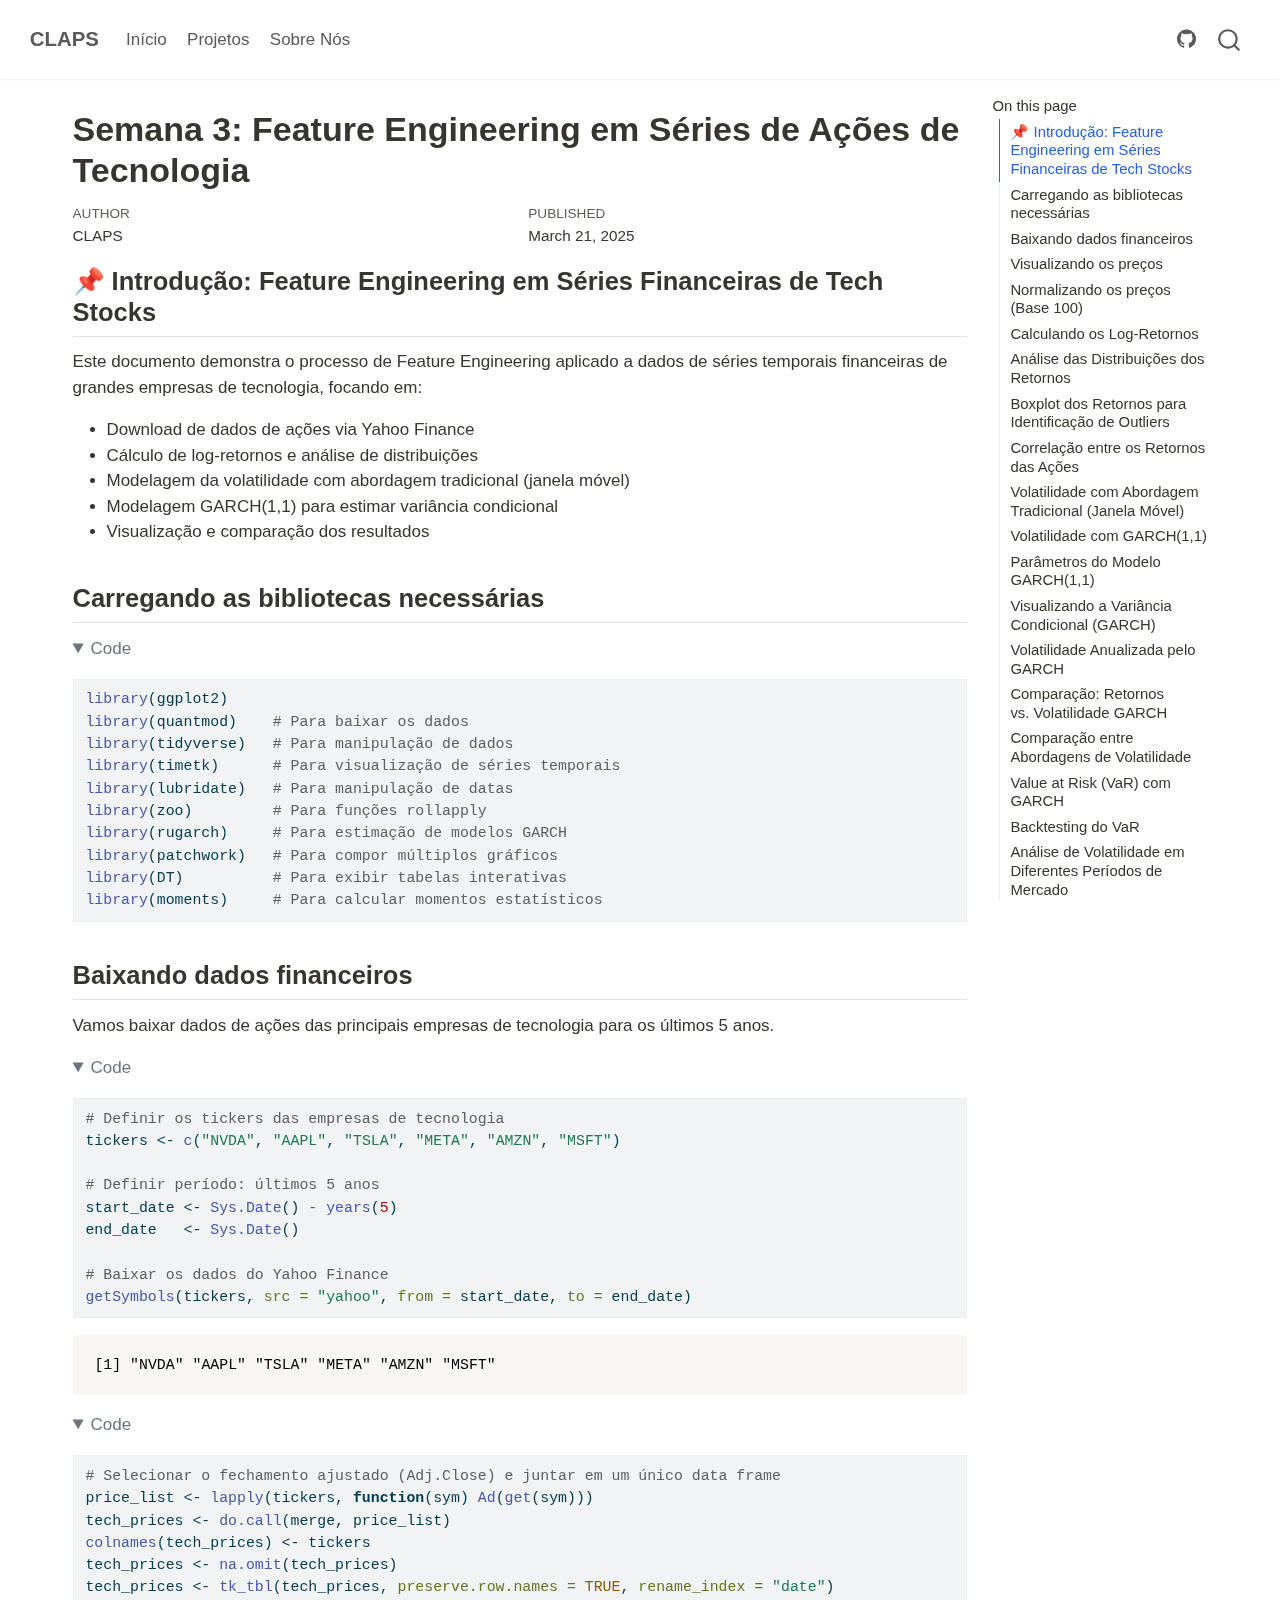
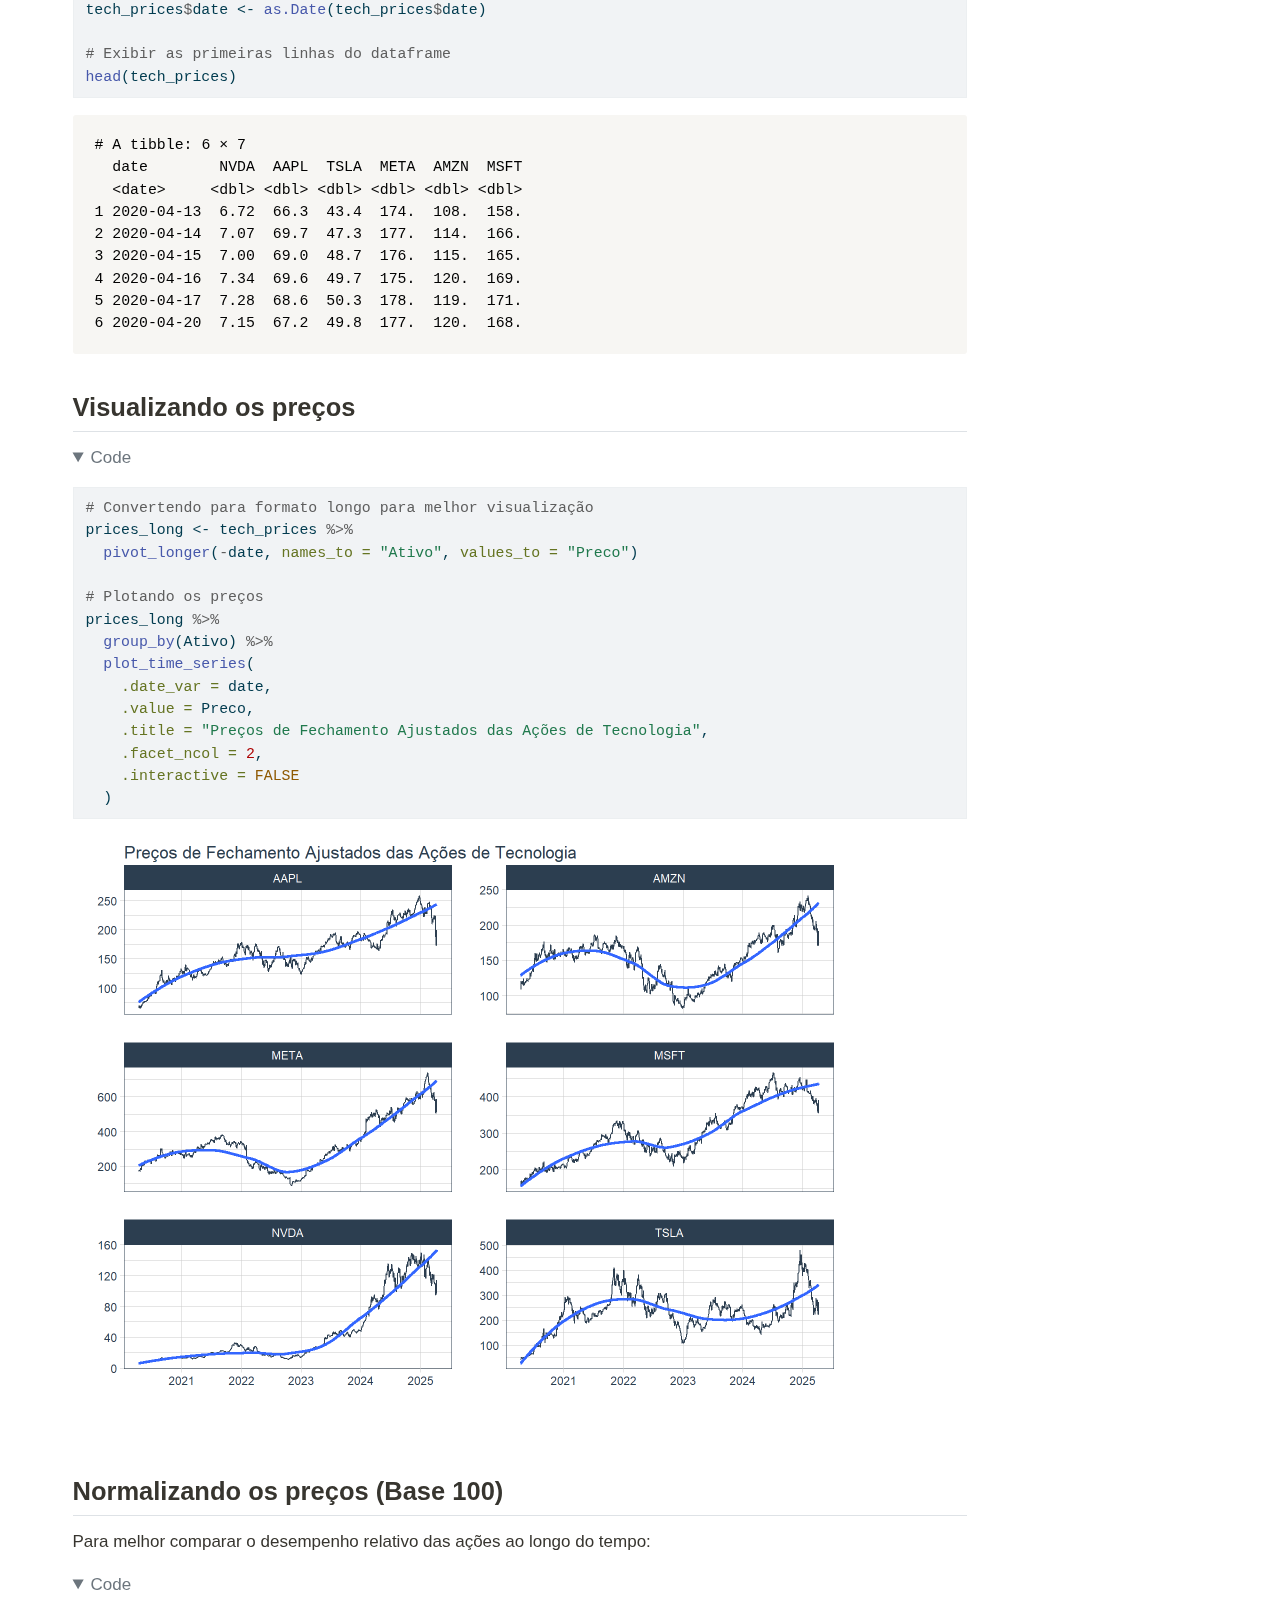
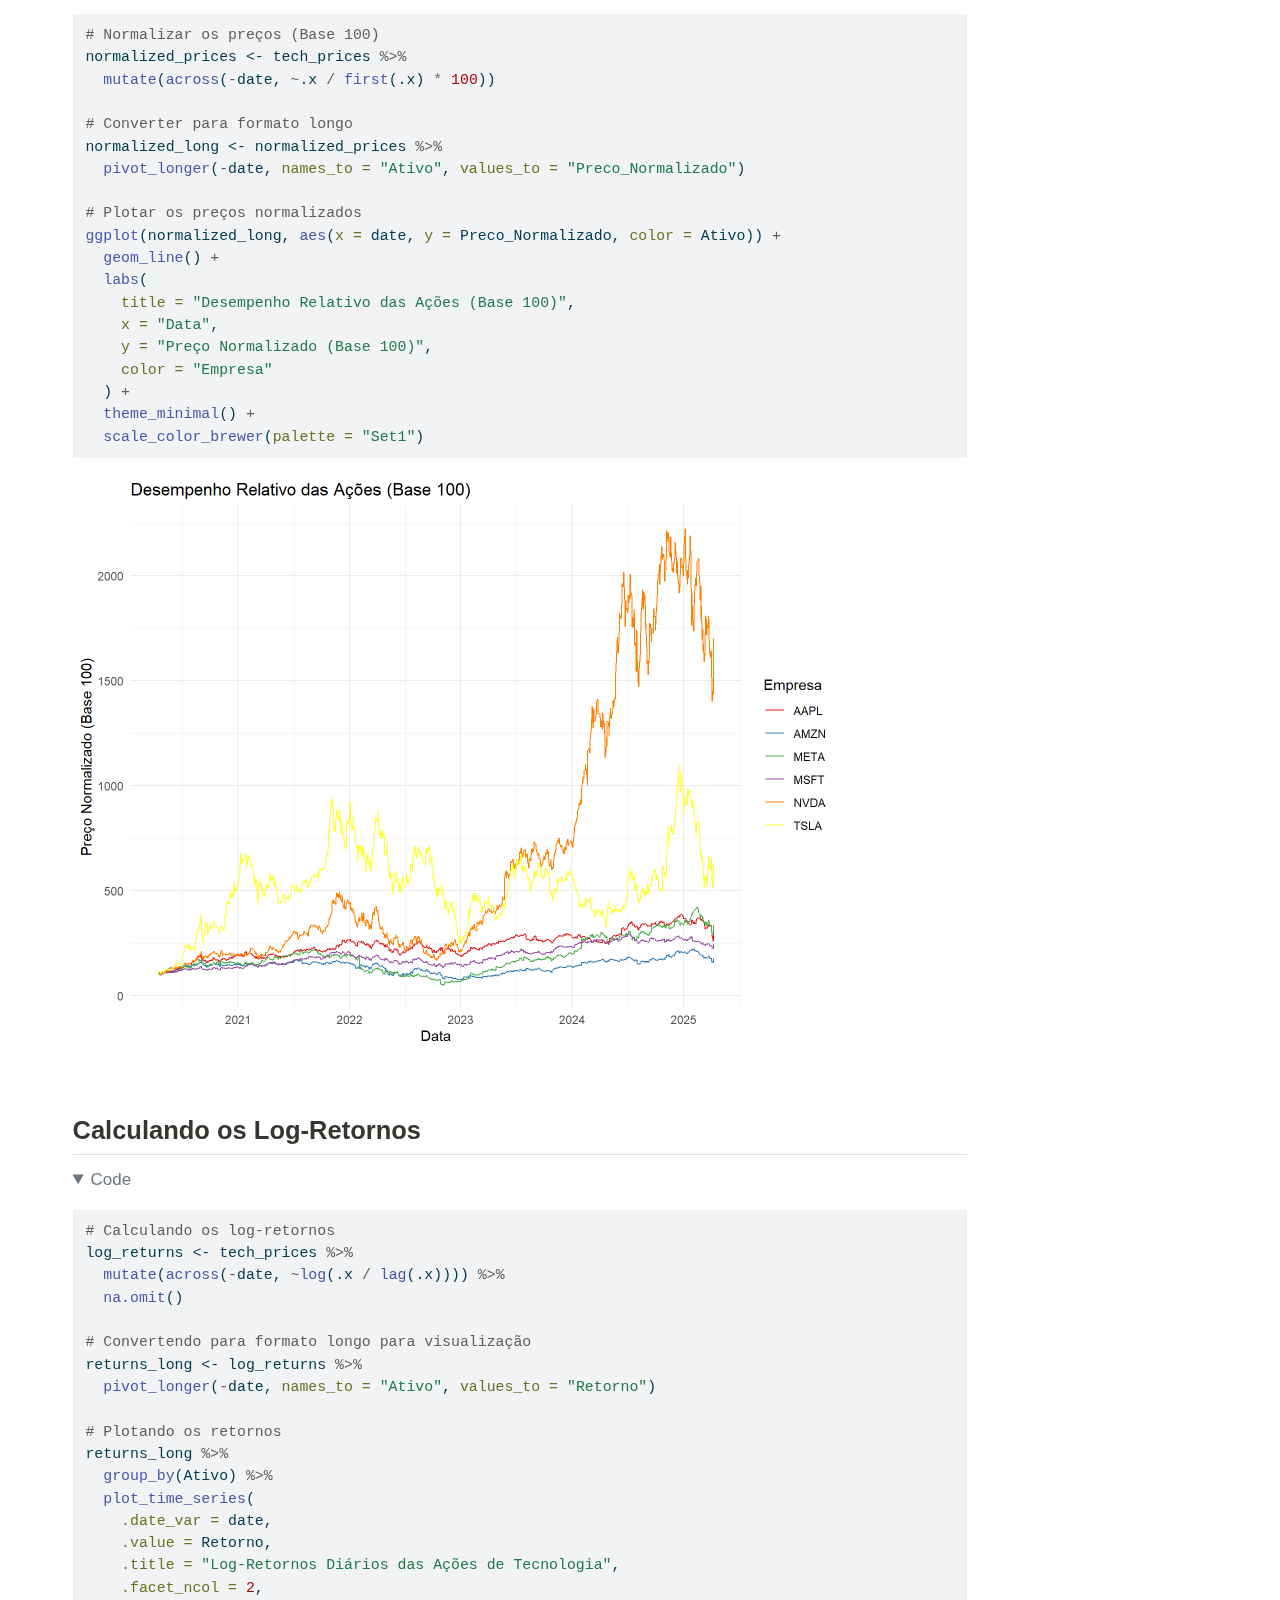
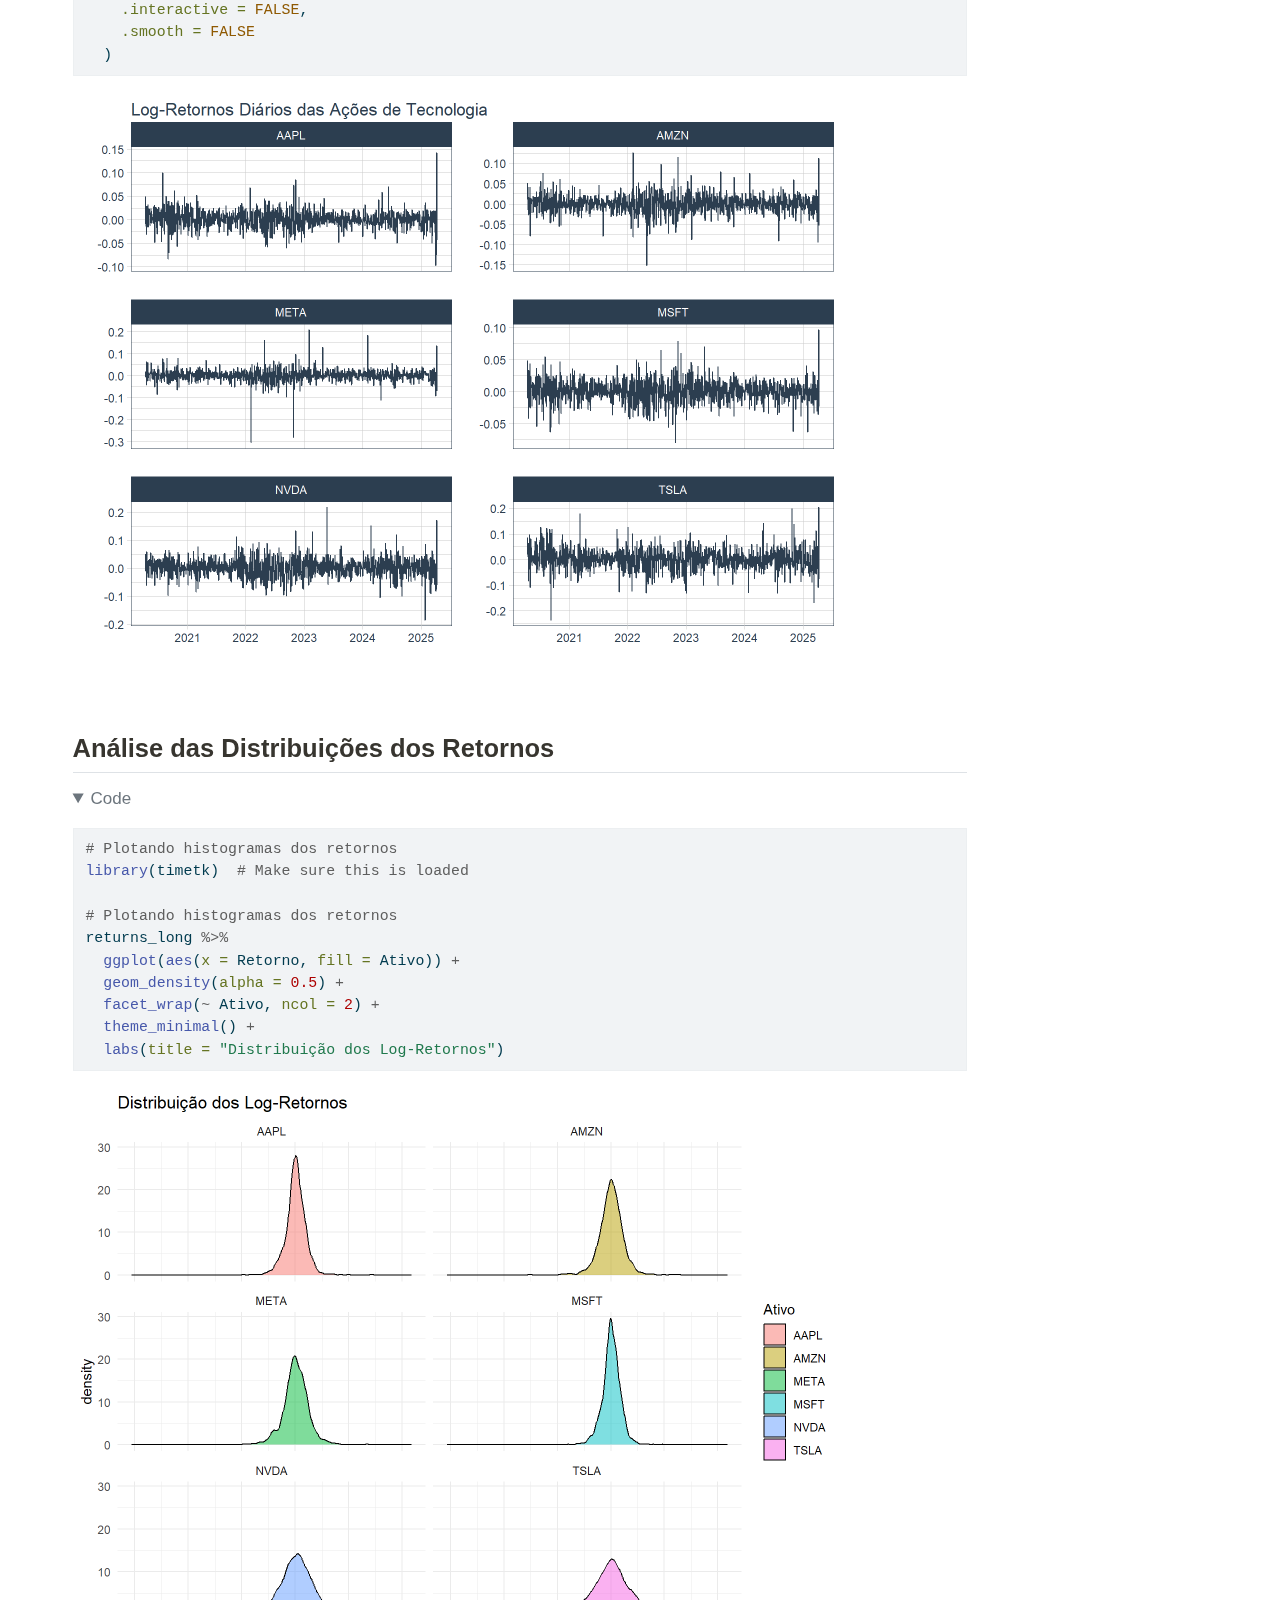
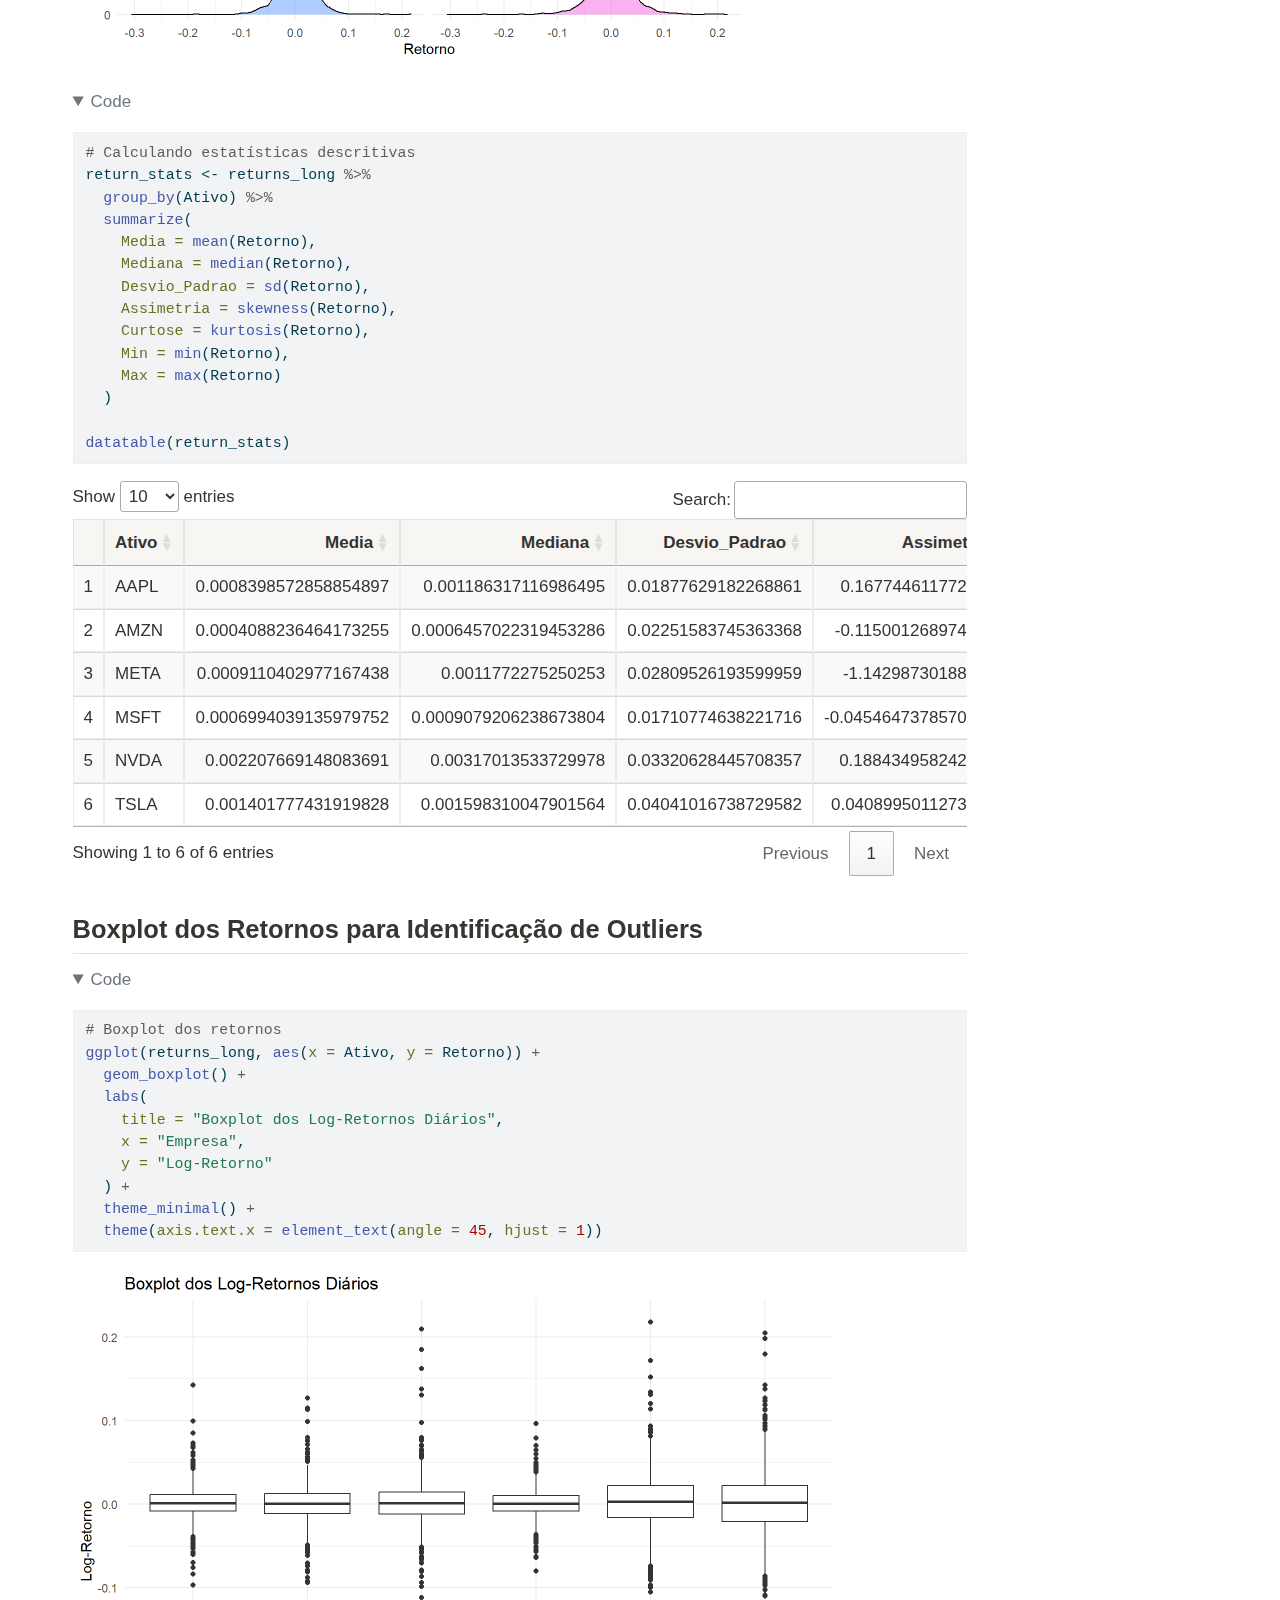
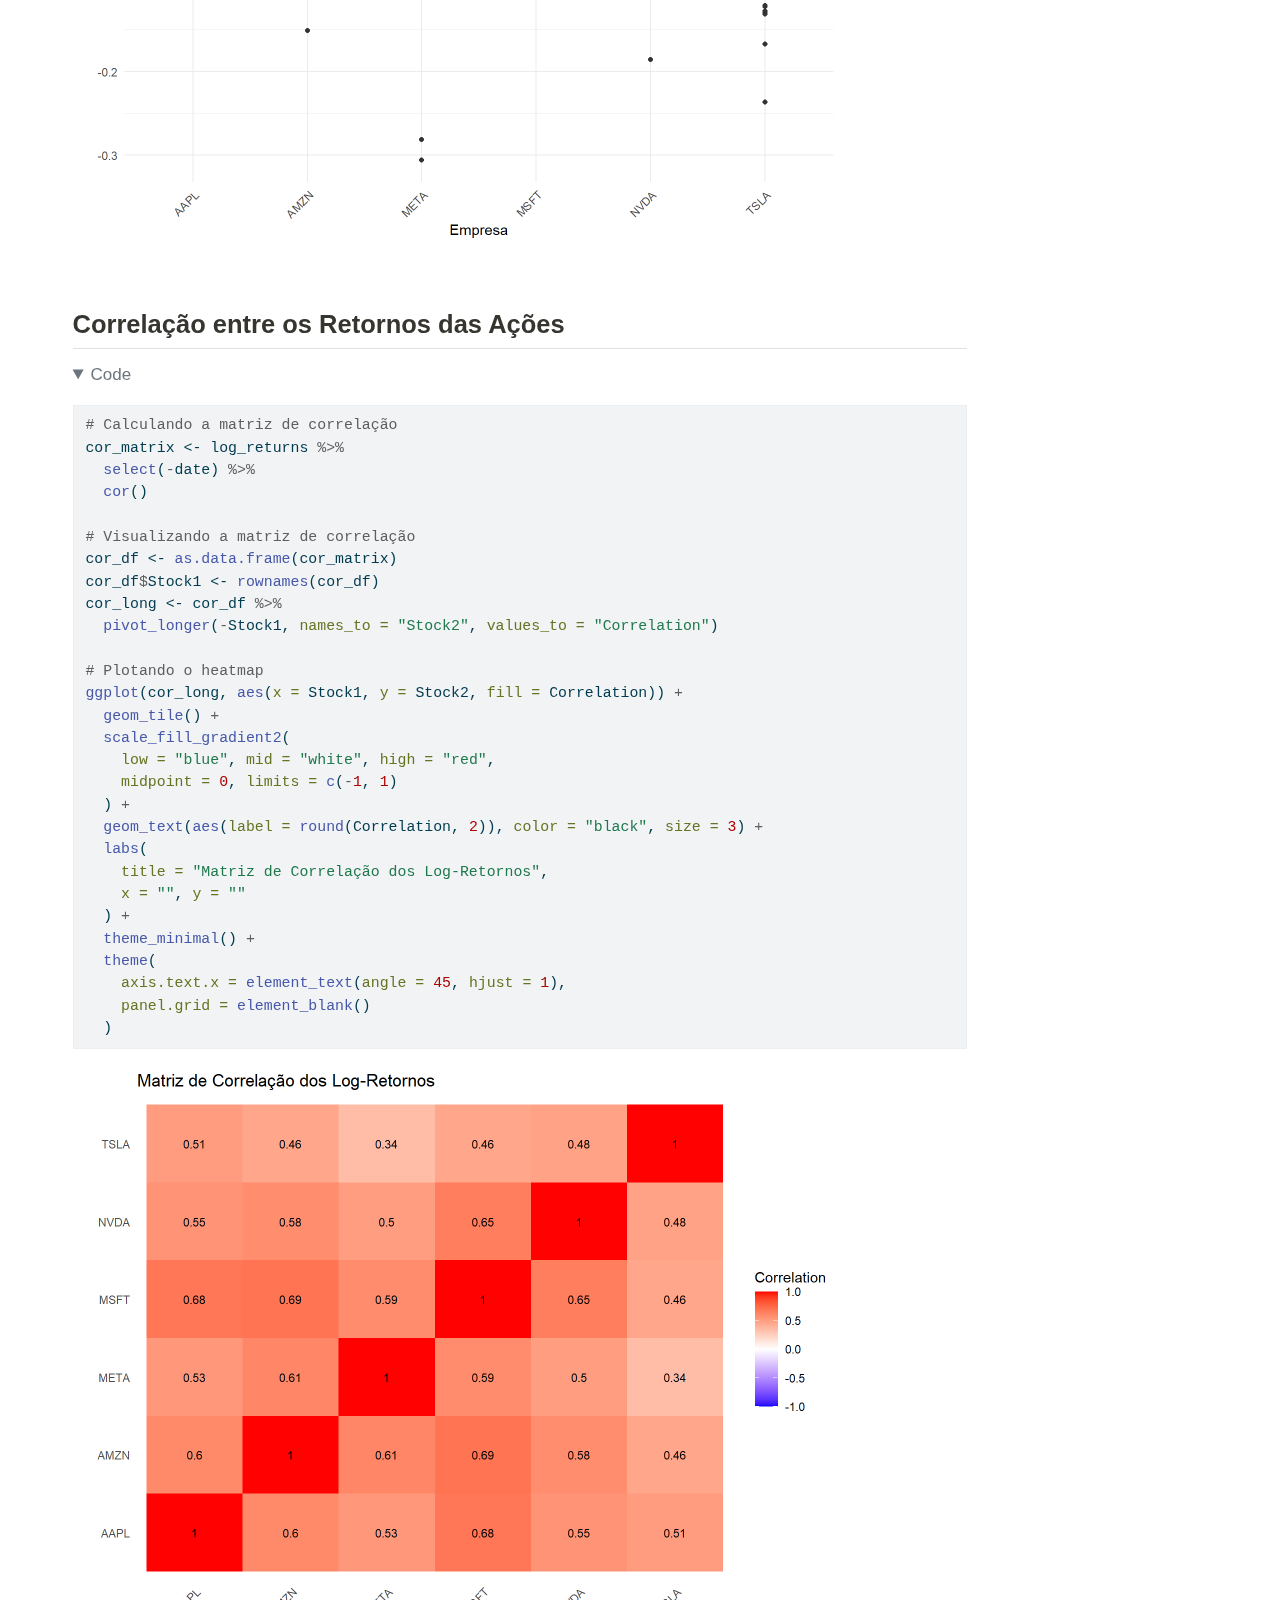
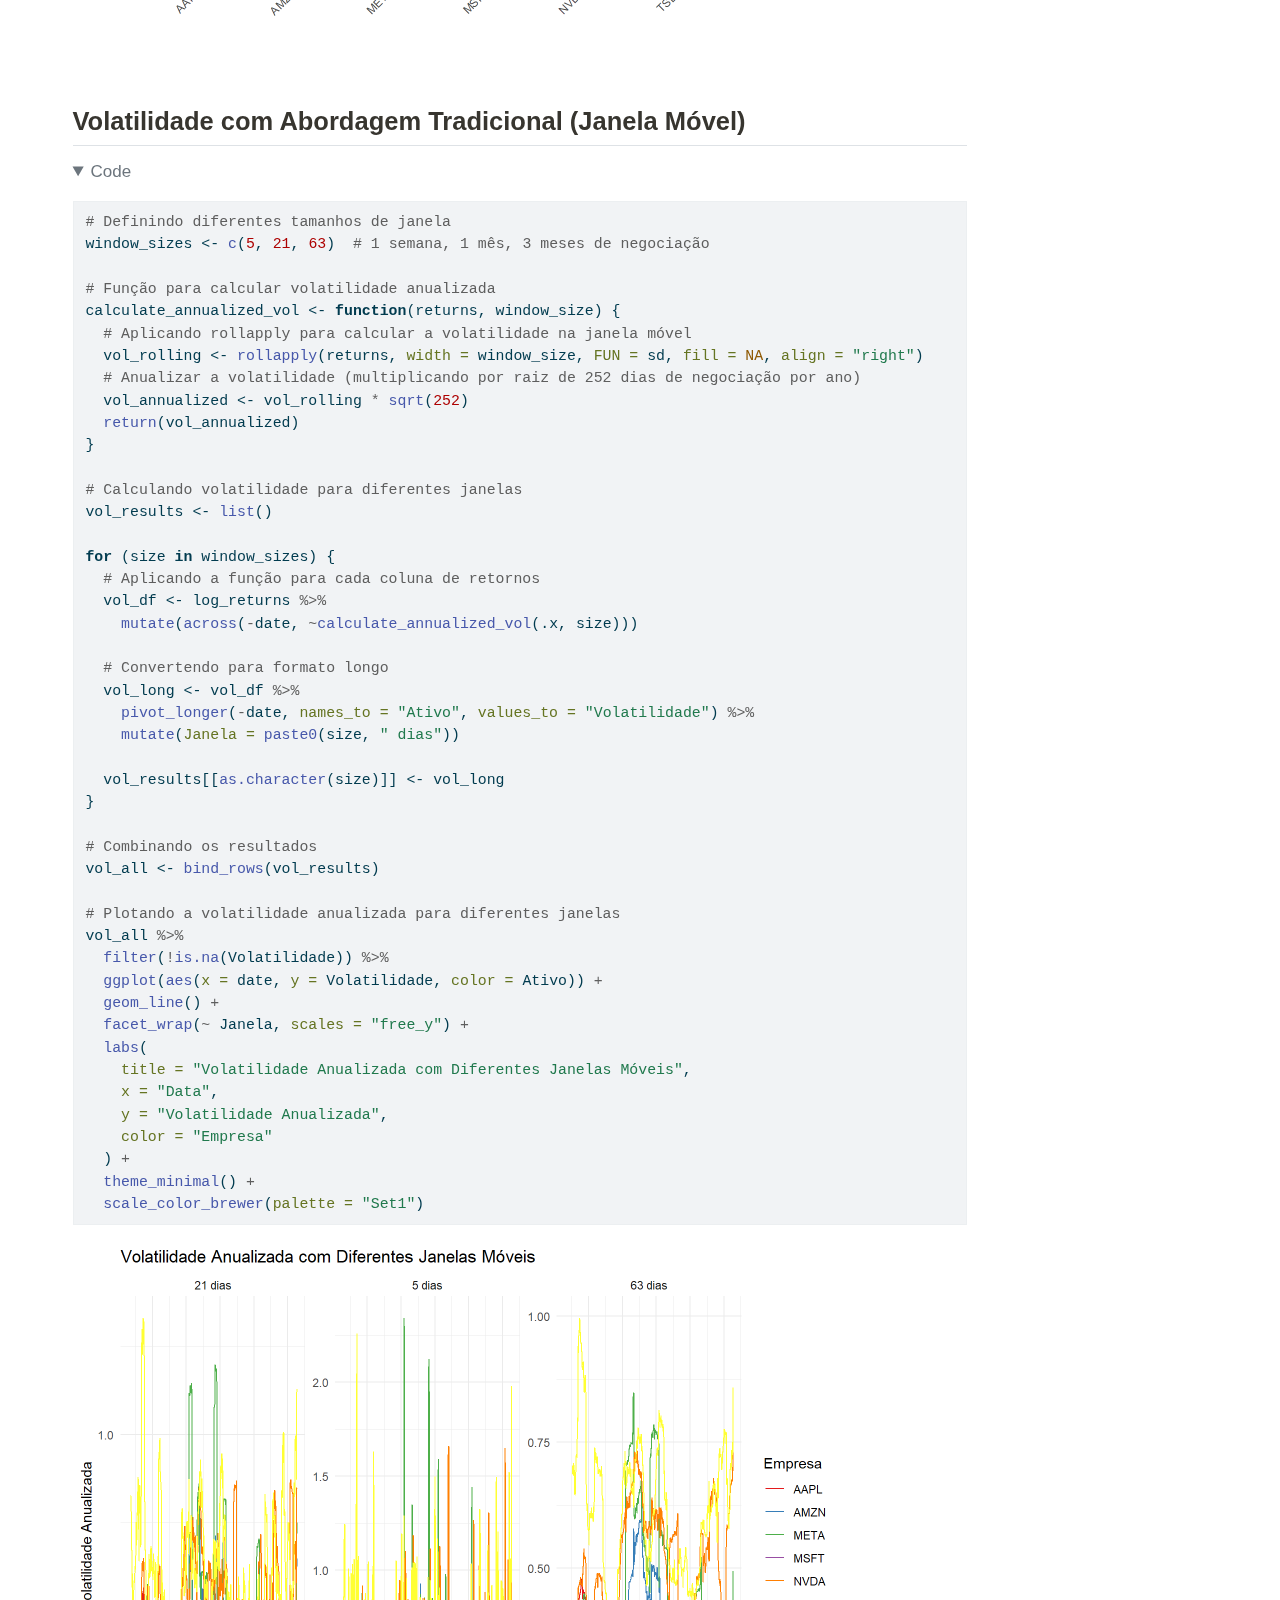
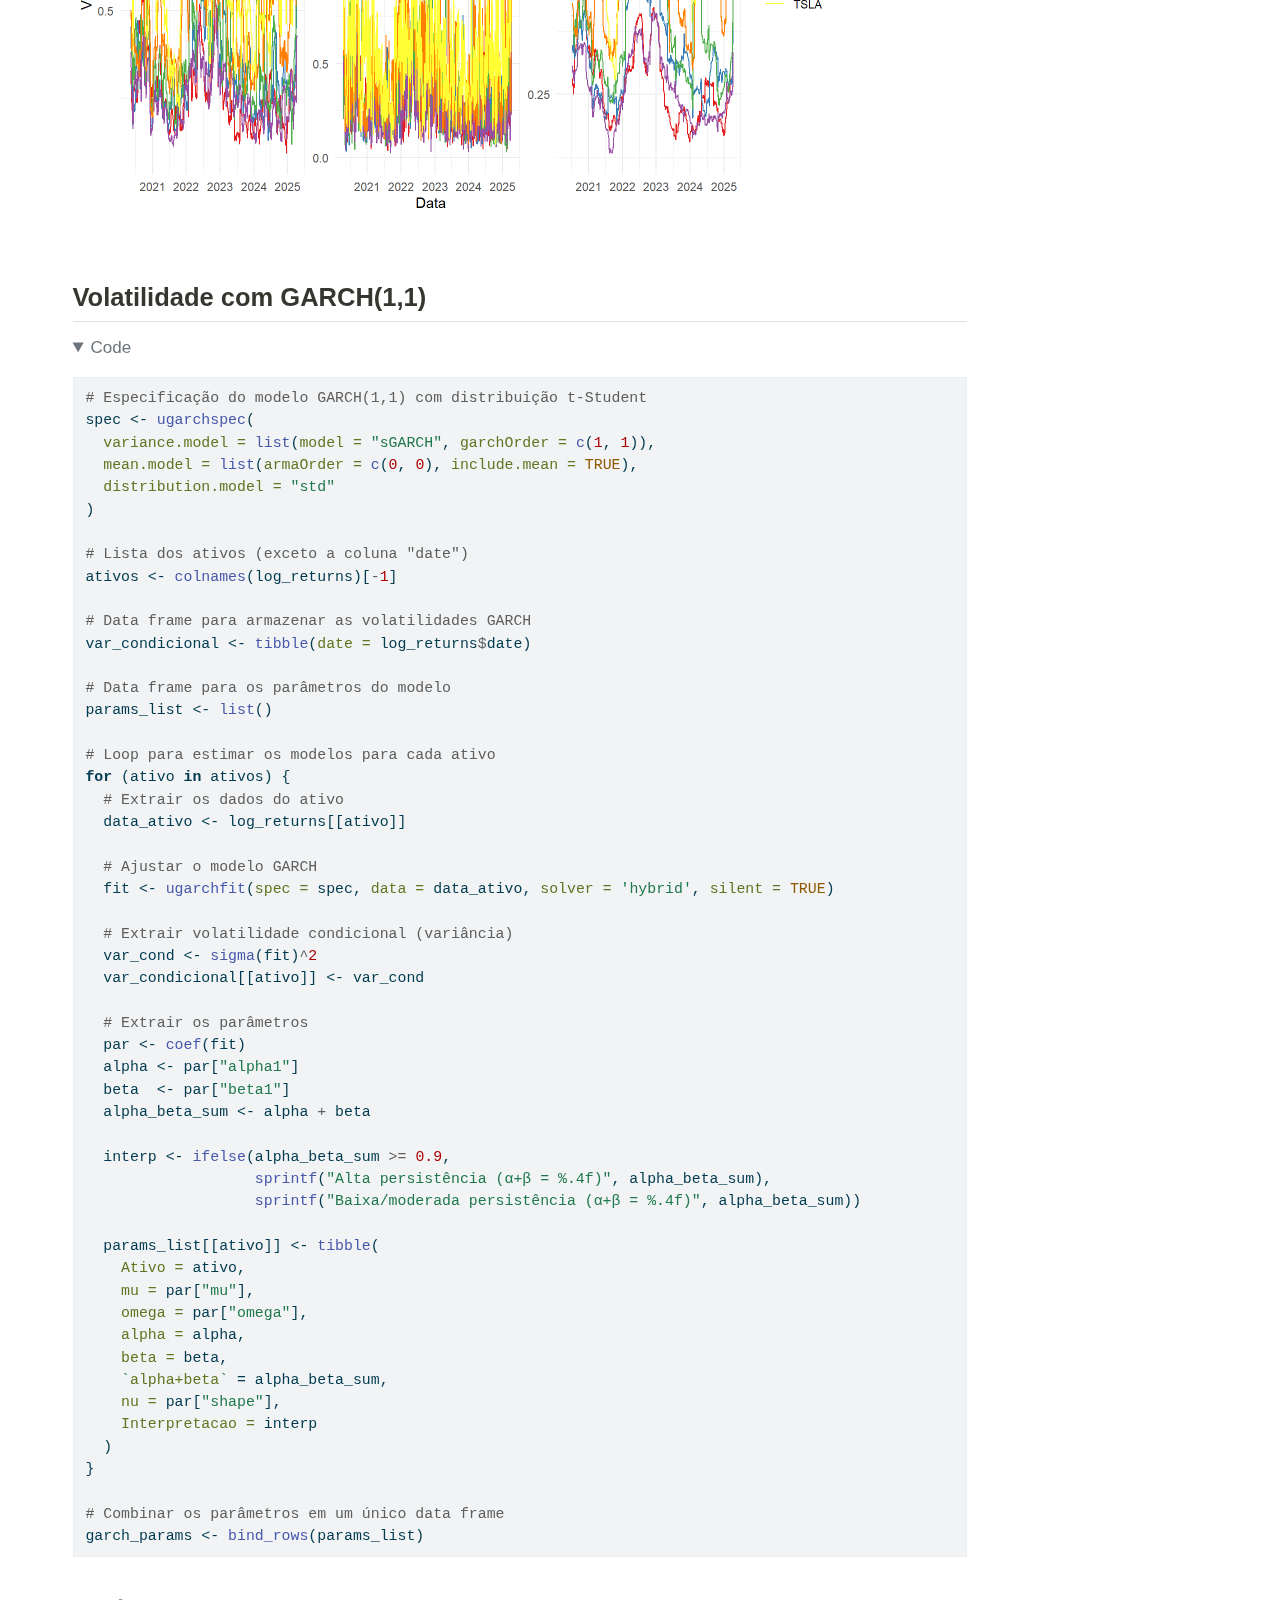
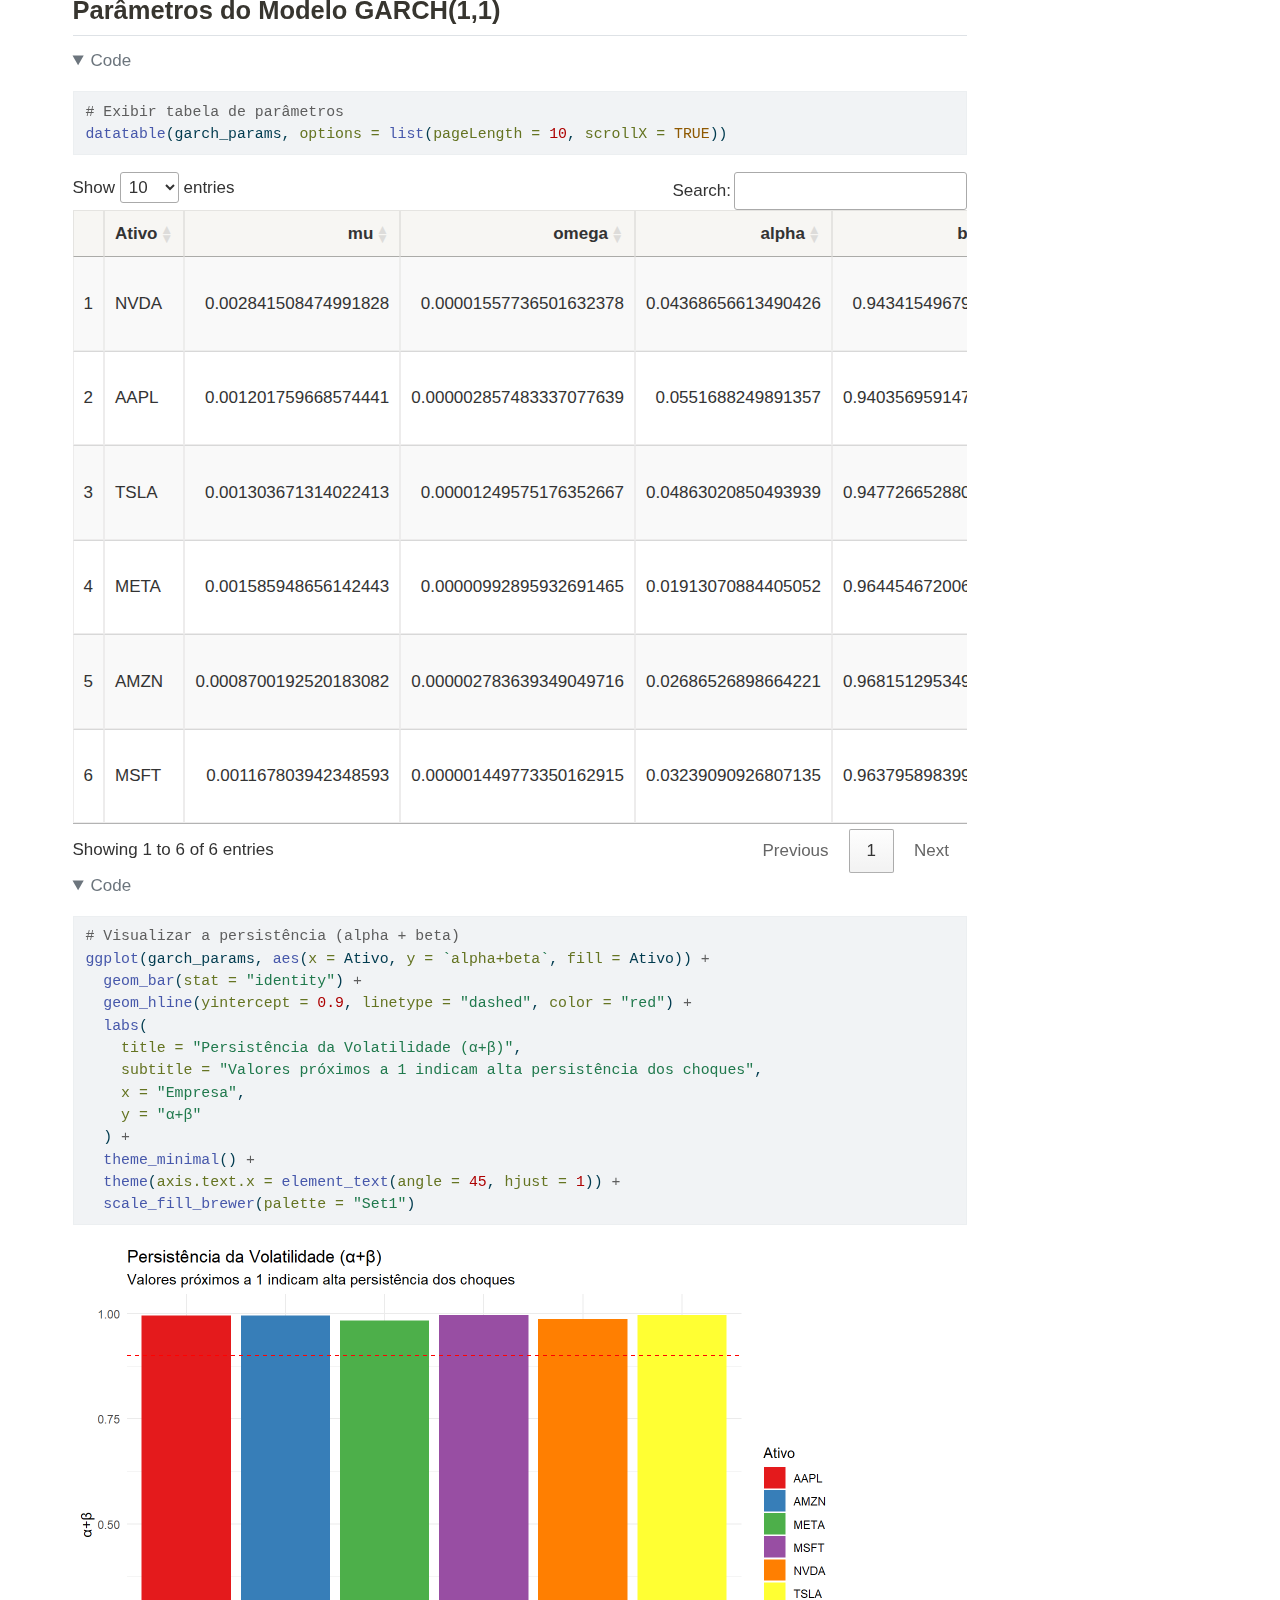
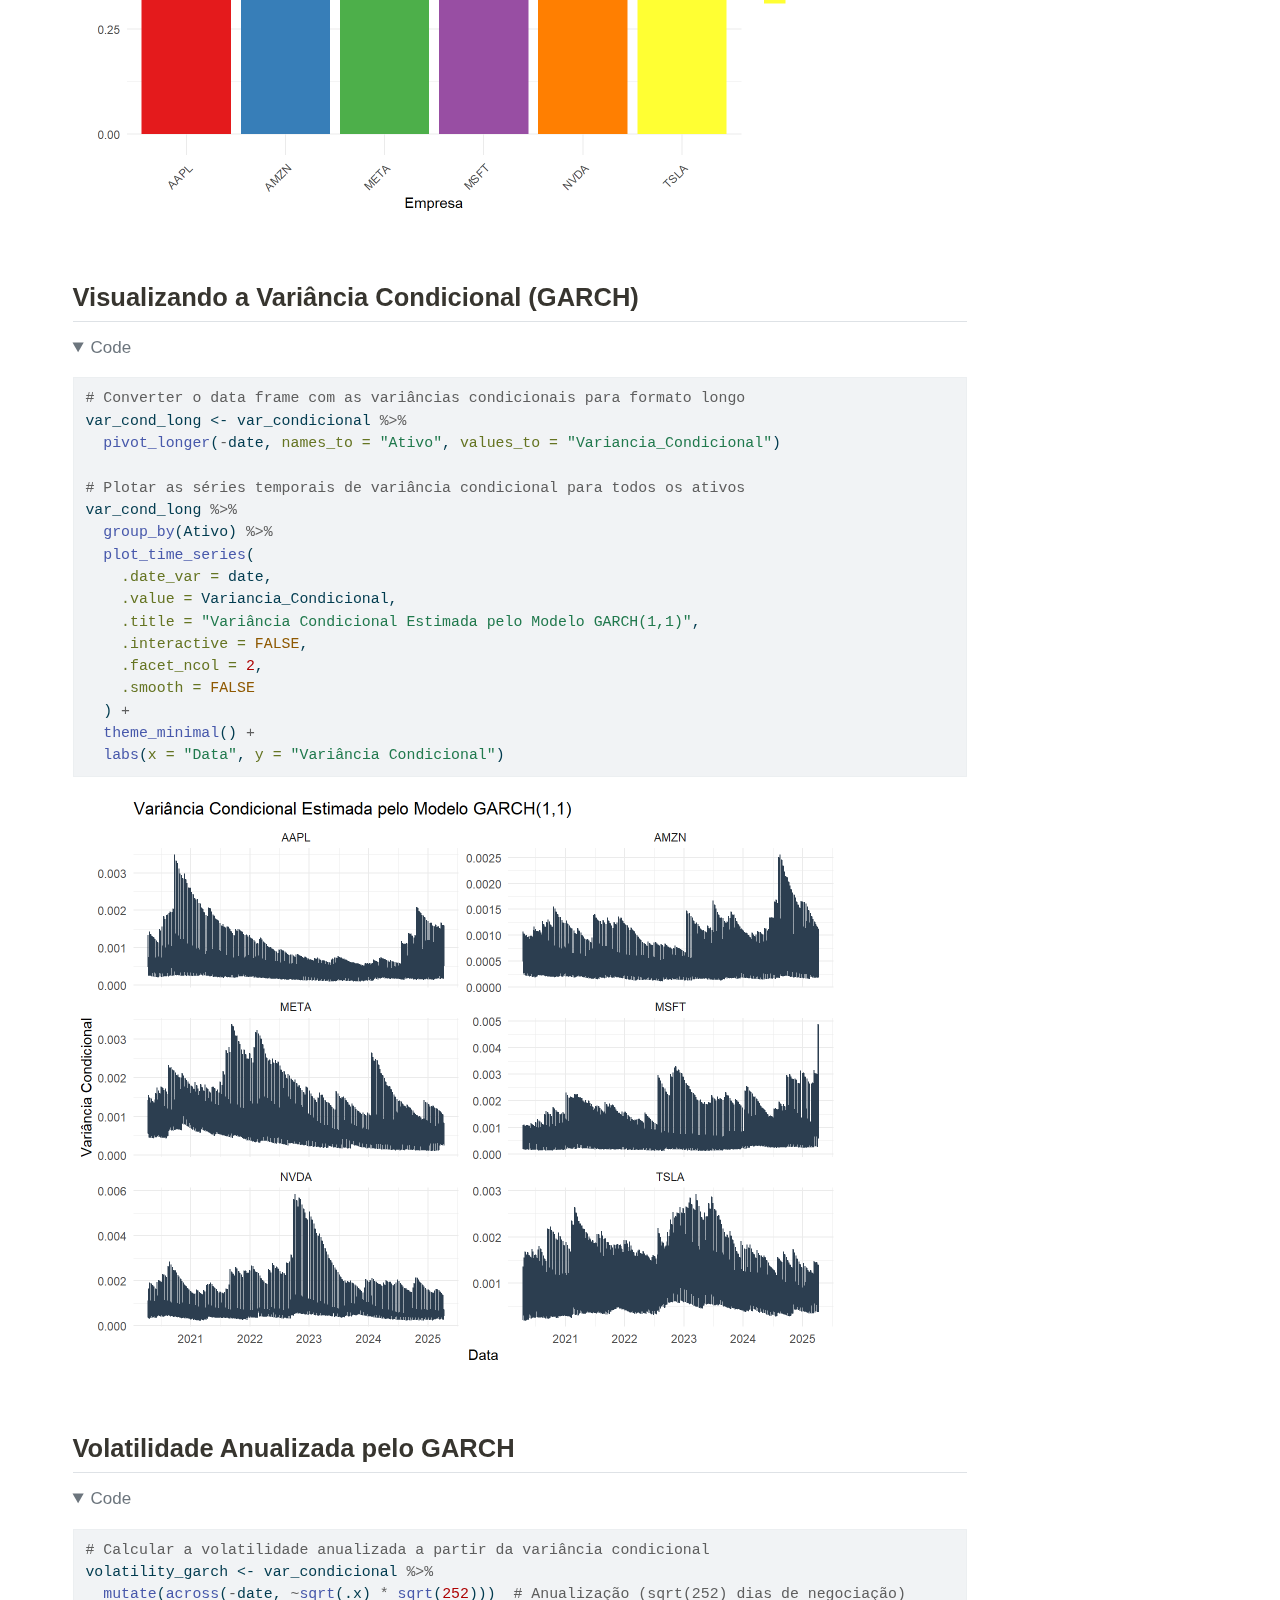
<file: semana3.html>
<!DOCTYPE html>
<html xmlns="http://www.w3.org/1999/xhtml" lang="en" xml:lang="en"><head>

<meta charset="utf-8">
<meta name="generator" content="quarto-1.6.42">

<meta name="viewport" content="width=device-width, initial-scale=1.0, user-scalable=yes">

<meta name="author" content="CLAPS">
<meta name="dcterms.date" content="2025-03-21">

<title>Semana 3: Feature Engineering em Séries de Ações de Tecnologia – CLAPS</title>
<style>
code{white-space: pre-wrap;}
span.smallcaps{font-variant: small-caps;}
div.columns{display: flex; gap: min(4vw, 1.5em);}
div.column{flex: auto; overflow-x: auto;}
div.hanging-indent{margin-left: 1.5em; text-indent: -1.5em;}
ul.task-list{list-style: none;}
ul.task-list li input[type="checkbox"] {
  width: 0.8em;
  margin: 0 0.8em 0.2em -1em; /* quarto-specific, see https://github.com/quarto-dev/quarto-cli/issues/4556 */ 
  vertical-align: middle;
}
/* CSS for syntax highlighting */
pre > code.sourceCode { white-space: pre; position: relative; }
pre > code.sourceCode > span { line-height: 1.25; }
pre > code.sourceCode > span:empty { height: 1.2em; }
.sourceCode { overflow: visible; }
code.sourceCode > span { color: inherit; text-decoration: inherit; }
div.sourceCode { margin: 1em 0; }
pre.sourceCode { margin: 0; }
@media screen {
div.sourceCode { overflow: auto; }
}
@media print {
pre > code.sourceCode { white-space: pre-wrap; }
pre > code.sourceCode > span { display: inline-block; text-indent: -5em; padding-left: 5em; }
}
pre.numberSource code
  { counter-reset: source-line 0; }
pre.numberSource code > span
  { position: relative; left: -4em; counter-increment: source-line; }
pre.numberSource code > span > a:first-child::before
  { content: counter(source-line);
    position: relative; left: -1em; text-align: right; vertical-align: baseline;
    border: none; display: inline-block;
    -webkit-touch-callout: none; -webkit-user-select: none;
    -khtml-user-select: none; -moz-user-select: none;
    -ms-user-select: none; user-select: none;
    padding: 0 4px; width: 4em;
  }
pre.numberSource { margin-left: 3em;  padding-left: 4px; }
div.sourceCode
  {   }
@media screen {
pre > code.sourceCode > span > a:first-child::before { text-decoration: underline; }
}
</style>


<script src="site_libs/quarto-nav/quarto-nav.js"></script>
<script src="site_libs/quarto-nav/headroom.min.js"></script>
<script src="site_libs/clipboard/clipboard.min.js"></script>
<script src="site_libs/quarto-search/autocomplete.umd.js"></script>
<script src="site_libs/quarto-search/fuse.min.js"></script>
<script src="site_libs/quarto-search/quarto-search.js"></script>
<meta name="quarto:offset" content="./">
<script src="site_libs/quarto-html/quarto.js"></script>
<script src="site_libs/quarto-html/popper.min.js"></script>
<script src="site_libs/quarto-html/tippy.umd.min.js"></script>
<script src="site_libs/quarto-html/anchor.min.js"></script>
<link href="site_libs/quarto-html/tippy.css" rel="stylesheet">
<link href="site_libs/quarto-html/quarto-syntax-highlighting-2f5df379a58b258e96c21c0638c20c03.css" rel="stylesheet" id="quarto-text-highlighting-styles">
<script src="site_libs/bootstrap/bootstrap.min.js"></script>
<link href="site_libs/bootstrap/bootstrap-icons.css" rel="stylesheet">
<link href="site_libs/bootstrap/bootstrap-bd18d44eca6e8432d5fc765ab7eae52f.min.css" rel="stylesheet" append-hash="true" id="quarto-bootstrap" data-mode="light">
<script id="quarto-search-options" type="application/json">{
  "location": "navbar",
  "copy-button": false,
  "collapse-after": 3,
  "panel-placement": "end",
  "type": "overlay",
  "limit": 50,
  "keyboard-shortcut": [
    "f",
    "/",
    "s"
  ],
  "show-item-context": false,
  "language": {
    "search-no-results-text": "No results",
    "search-matching-documents-text": "matching documents",
    "search-copy-link-title": "Copy link to search",
    "search-hide-matches-text": "Hide additional matches",
    "search-more-match-text": "more match in this document",
    "search-more-matches-text": "more matches in this document",
    "search-clear-button-title": "Clear",
    "search-text-placeholder": "",
    "search-detached-cancel-button-title": "Cancel",
    "search-submit-button-title": "Submit",
    "search-label": "Search"
  }
}</script>
<link href="site_libs/htmltools-fill-0.5.8.1/fill.css" rel="stylesheet">

<script src="site_libs/htmlwidgets-1.6.4/htmlwidgets.js"></script>

<link href="site_libs/datatables-css-0.0.0/datatables-crosstalk.css" rel="stylesheet">

<script src="site_libs/datatables-binding-0.33/datatables.js"></script>

<script src="site_libs/jquery-3.6.0/jquery-3.6.0.min.js"></script>

<link href="site_libs/dt-core-1.13.6/css/jquery.dataTables.min.css" rel="stylesheet">

<link href="site_libs/dt-core-1.13.6/css/jquery.dataTables.extra.css" rel="stylesheet">

<script src="site_libs/dt-core-1.13.6/js/jquery.dataTables.min.js"></script>

<link href="site_libs/crosstalk-1.2.1/css/crosstalk.min.css" rel="stylesheet">

<script src="site_libs/crosstalk-1.2.1/js/crosstalk.min.js"></script>



<link rel="stylesheet" href="styles.css">
</head>

<body class="nav-fixed">

<div id="quarto-search-results"></div>
  <header id="quarto-header" class="headroom fixed-top">
    <nav class="navbar navbar-expand-lg " data-bs-theme="dark">
      <div class="navbar-container container-fluid">
      <div class="navbar-brand-container mx-auto">
    <a class="navbar-brand" href="./index.html">
    <span class="navbar-title">CLAPS</span>
    </a>
  </div>
            <div id="quarto-search" class="" title="Search"></div>
          <button class="navbar-toggler" type="button" data-bs-toggle="collapse" data-bs-target="#navbarCollapse" aria-controls="navbarCollapse" role="menu" aria-expanded="false" aria-label="Toggle navigation" onclick="if (window.quartoToggleHeadroom) { window.quartoToggleHeadroom(); }">
  <span class="navbar-toggler-icon"></span>
</button>
          <div class="collapse navbar-collapse" id="navbarCollapse">
            <ul class="navbar-nav navbar-nav-scroll me-auto">
  <li class="nav-item">
    <a class="nav-link" href="./index.html"> 
<span class="menu-text">Início</span></a>
  </li>  
  <li class="nav-item">
    <a class="nav-link" href="./projetos.html"> 
<span class="menu-text">Projetos</span></a>
  </li>  
  <li class="nav-item">
    <a class="nav-link" href="./sobre.html"> 
<span class="menu-text">Sobre Nós</span></a>
  </li>  
</ul>
            <ul class="navbar-nav navbar-nav-scroll ms-auto">
  <li class="nav-item compact">
    <a class="nav-link" href="https://github.com/palminhas4/portfolio"> <i class="bi bi-github" role="img">
</i> 
<span class="menu-text"></span></a>
  </li>  
</ul>
          </div> <!-- /navcollapse -->
            <div class="quarto-navbar-tools">
</div>
      </div> <!-- /container-fluid -->
    </nav>
</header>
<!-- content -->
<div id="quarto-content" class="quarto-container page-columns page-rows-contents page-layout-full page-navbar">
<!-- sidebar -->
<!-- margin-sidebar -->
    <div id="quarto-margin-sidebar" class="sidebar margin-sidebar">
        <nav id="TOC" role="doc-toc" class="toc-active">
    <h2 id="toc-title">On this page</h2>
   
  <ul>
  <li><a href="#introdução-feature-engineering-em-séries-financeiras-de-tech-stocks" id="toc-introdução-feature-engineering-em-séries-financeiras-de-tech-stocks" class="nav-link active" data-scroll-target="#introdução-feature-engineering-em-séries-financeiras-de-tech-stocks">📌 Introdução: Feature Engineering em Séries Financeiras de Tech Stocks</a></li>
  <li><a href="#carregando-as-bibliotecas-necessárias" id="toc-carregando-as-bibliotecas-necessárias" class="nav-link" data-scroll-target="#carregando-as-bibliotecas-necessárias">Carregando as bibliotecas necessárias</a></li>
  <li><a href="#baixando-dados-financeiros" id="toc-baixando-dados-financeiros" class="nav-link" data-scroll-target="#baixando-dados-financeiros">Baixando dados financeiros</a></li>
  <li><a href="#visualizando-os-preços" id="toc-visualizando-os-preços" class="nav-link" data-scroll-target="#visualizando-os-preços">Visualizando os preços</a></li>
  <li><a href="#normalizando-os-preços-base-100" id="toc-normalizando-os-preços-base-100" class="nav-link" data-scroll-target="#normalizando-os-preços-base-100">Normalizando os preços (Base 100)</a></li>
  <li><a href="#calculando-os-log-retornos" id="toc-calculando-os-log-retornos" class="nav-link" data-scroll-target="#calculando-os-log-retornos">Calculando os Log-Retornos</a></li>
  <li><a href="#análise-das-distribuições-dos-retornos" id="toc-análise-das-distribuições-dos-retornos" class="nav-link" data-scroll-target="#análise-das-distribuições-dos-retornos">Análise das Distribuições dos Retornos</a></li>
  <li><a href="#boxplot-dos-retornos-para-identificação-de-outliers" id="toc-boxplot-dos-retornos-para-identificação-de-outliers" class="nav-link" data-scroll-target="#boxplot-dos-retornos-para-identificação-de-outliers">Boxplot dos Retornos para Identificação de Outliers</a></li>
  <li><a href="#correlação-entre-os-retornos-das-ações" id="toc-correlação-entre-os-retornos-das-ações" class="nav-link" data-scroll-target="#correlação-entre-os-retornos-das-ações">Correlação entre os Retornos das Ações</a></li>
  <li><a href="#volatilidade-com-abordagem-tradicional-janela-móvel" id="toc-volatilidade-com-abordagem-tradicional-janela-móvel" class="nav-link" data-scroll-target="#volatilidade-com-abordagem-tradicional-janela-móvel">Volatilidade com Abordagem Tradicional (Janela Móvel)</a></li>
  <li><a href="#volatilidade-com-garch11" id="toc-volatilidade-com-garch11" class="nav-link" data-scroll-target="#volatilidade-com-garch11">Volatilidade com GARCH(1,1)</a></li>
  <li><a href="#parâmetros-do-modelo-garch11" id="toc-parâmetros-do-modelo-garch11" class="nav-link" data-scroll-target="#parâmetros-do-modelo-garch11">Parâmetros do Modelo GARCH(1,1)</a></li>
  <li><a href="#visualizando-a-variância-condicional-garch" id="toc-visualizando-a-variância-condicional-garch" class="nav-link" data-scroll-target="#visualizando-a-variância-condicional-garch">Visualizando a Variância Condicional (GARCH)</a></li>
  <li><a href="#volatilidade-anualizada-pelo-garch" id="toc-volatilidade-anualizada-pelo-garch" class="nav-link" data-scroll-target="#volatilidade-anualizada-pelo-garch">Volatilidade Anualizada pelo GARCH</a></li>
  <li><a href="#comparação-retornos-vs.-volatilidade-garch" id="toc-comparação-retornos-vs.-volatilidade-garch" class="nav-link" data-scroll-target="#comparação-retornos-vs.-volatilidade-garch">Comparação: Retornos vs.&nbsp;Volatilidade GARCH</a></li>
  <li><a href="#comparação-entre-abordagens-de-volatilidade" id="toc-comparação-entre-abordagens-de-volatilidade" class="nav-link" data-scroll-target="#comparação-entre-abordagens-de-volatilidade">Comparação entre Abordagens de Volatilidade</a></li>
  <li><a href="#value-at-risk-var-com-garch" id="toc-value-at-risk-var-com-garch" class="nav-link" data-scroll-target="#value-at-risk-var-com-garch">Value at Risk (VaR) com GARCH</a></li>
  <li><a href="#backtesting-do-var" id="toc-backtesting-do-var" class="nav-link" data-scroll-target="#backtesting-do-var">Backtesting do VaR</a></li>
  <li><a href="#análise-de-volatilidade-em-diferentes-períodos-de-mercado" id="toc-análise-de-volatilidade-em-diferentes-períodos-de-mercado" class="nav-link" data-scroll-target="#análise-de-volatilidade-em-diferentes-períodos-de-mercado">Análise de Volatilidade em Diferentes Períodos de Mercado</a></li>
  <li><a href="#conclusões" id="toc-conclusões" class="nav-link" data-scroll-target="#conclusões">Conclusões</a></li>
  <li><a href="#próximos-passos" id="toc-próximos-passos" class="nav-link" data-scroll-target="#próximos-passos">Próximos Passos</a></li>
  <li><a href="#referências" id="toc-referências" class="nav-link" data-scroll-target="#referências">Referências</a></li>
  </ul>
</nav>
    </div>
<!-- main -->
<main class="content column-page-left" id="quarto-document-content">

<header id="title-block-header" class="quarto-title-block default">
<div class="quarto-title">
<h1 class="title">Semana 3: Feature Engineering em Séries de Ações de Tecnologia</h1>
</div>



<div class="quarto-title-meta column-page-left">

    <div>
    <div class="quarto-title-meta-heading">Author</div>
    <div class="quarto-title-meta-contents">
             <p>CLAPS </p>
          </div>
  </div>
    
    <div>
    <div class="quarto-title-meta-heading">Published</div>
    <div class="quarto-title-meta-contents">
      <p class="date">March 21, 2025</p>
    </div>
  </div>
  
    
  </div>
  


</header>


<section id="introdução-feature-engineering-em-séries-financeiras-de-tech-stocks" class="level2">
<h2 class="anchored" data-anchor-id="introdução-feature-engineering-em-séries-financeiras-de-tech-stocks">📌 Introdução: Feature Engineering em Séries Financeiras de Tech Stocks</h2>
<p>Este documento demonstra o processo de Feature Engineering aplicado a dados de séries temporais financeiras de grandes empresas de tecnologia, focando em:</p>
<ul>
<li>Download de dados de ações via Yahoo Finance</li>
<li>Cálculo de log-retornos e análise de distribuições</li>
<li>Modelagem da volatilidade com abordagem tradicional (janela móvel)</li>
<li>Modelagem GARCH(1,1) para estimar variância condicional</li>
<li>Visualização e comparação dos resultados</li>
</ul>
</section>
<section id="carregando-as-bibliotecas-necessárias" class="level2">
<h2 class="anchored" data-anchor-id="carregando-as-bibliotecas-necessárias">Carregando as bibliotecas necessárias</h2>
<div class="cell">
<details open="" class="code-fold">
<summary>Code</summary>
<div class="sourceCode cell-code" id="cb1"><pre class="sourceCode r code-with-copy"><code class="sourceCode r"><span id="cb1-1"><a href="#cb1-1" aria-hidden="true" tabindex="-1"></a><span class="fu">library</span>(ggplot2)</span>
<span id="cb1-2"><a href="#cb1-2" aria-hidden="true" tabindex="-1"></a><span class="fu">library</span>(quantmod)    <span class="co"># Para baixar os dados</span></span>
<span id="cb1-3"><a href="#cb1-3" aria-hidden="true" tabindex="-1"></a><span class="fu">library</span>(tidyverse)   <span class="co"># Para manipulação de dados</span></span>
<span id="cb1-4"><a href="#cb1-4" aria-hidden="true" tabindex="-1"></a><span class="fu">library</span>(timetk)      <span class="co"># Para visualização de séries temporais</span></span>
<span id="cb1-5"><a href="#cb1-5" aria-hidden="true" tabindex="-1"></a><span class="fu">library</span>(lubridate)   <span class="co"># Para manipulação de datas</span></span>
<span id="cb1-6"><a href="#cb1-6" aria-hidden="true" tabindex="-1"></a><span class="fu">library</span>(zoo)         <span class="co"># Para funções rollapply</span></span>
<span id="cb1-7"><a href="#cb1-7" aria-hidden="true" tabindex="-1"></a><span class="fu">library</span>(rugarch)     <span class="co"># Para estimação de modelos GARCH</span></span>
<span id="cb1-8"><a href="#cb1-8" aria-hidden="true" tabindex="-1"></a><span class="fu">library</span>(patchwork)   <span class="co"># Para compor múltiplos gráficos</span></span>
<span id="cb1-9"><a href="#cb1-9" aria-hidden="true" tabindex="-1"></a><span class="fu">library</span>(DT)          <span class="co"># Para exibir tabelas interativas</span></span>
<span id="cb1-10"><a href="#cb1-10" aria-hidden="true" tabindex="-1"></a><span class="fu">library</span>(moments)     <span class="co"># Para calcular momentos estatísticos</span></span></code><button title="Copy to Clipboard" class="code-copy-button"><i class="bi"></i></button></pre></div>
</details>
</div>
</section>
<section id="baixando-dados-financeiros" class="level2">
<h2 class="anchored" data-anchor-id="baixando-dados-financeiros">Baixando dados financeiros</h2>
<p>Vamos baixar dados de ações das principais empresas de tecnologia para os últimos 5 anos.</p>
<div class="cell">
<details open="" class="code-fold">
<summary>Code</summary>
<div class="sourceCode cell-code" id="cb2"><pre class="sourceCode r code-with-copy"><code class="sourceCode r"><span id="cb2-1"><a href="#cb2-1" aria-hidden="true" tabindex="-1"></a><span class="co"># Definir os tickers das empresas de tecnologia</span></span>
<span id="cb2-2"><a href="#cb2-2" aria-hidden="true" tabindex="-1"></a>tickers <span class="ot">&lt;-</span> <span class="fu">c</span>(<span class="st">"NVDA"</span>, <span class="st">"AAPL"</span>, <span class="st">"TSLA"</span>, <span class="st">"META"</span>, <span class="st">"AMZN"</span>, <span class="st">"MSFT"</span>)</span>
<span id="cb2-3"><a href="#cb2-3" aria-hidden="true" tabindex="-1"></a></span>
<span id="cb2-4"><a href="#cb2-4" aria-hidden="true" tabindex="-1"></a><span class="co"># Definir período: últimos 5 anos</span></span>
<span id="cb2-5"><a href="#cb2-5" aria-hidden="true" tabindex="-1"></a>start_date <span class="ot">&lt;-</span> <span class="fu">Sys.Date</span>() <span class="sc">-</span> <span class="fu">years</span>(<span class="dv">5</span>)</span>
<span id="cb2-6"><a href="#cb2-6" aria-hidden="true" tabindex="-1"></a>end_date   <span class="ot">&lt;-</span> <span class="fu">Sys.Date</span>()</span>
<span id="cb2-7"><a href="#cb2-7" aria-hidden="true" tabindex="-1"></a></span>
<span id="cb2-8"><a href="#cb2-8" aria-hidden="true" tabindex="-1"></a><span class="co"># Baixar os dados do Yahoo Finance</span></span>
<span id="cb2-9"><a href="#cb2-9" aria-hidden="true" tabindex="-1"></a><span class="fu">getSymbols</span>(tickers, <span class="at">src =</span> <span class="st">"yahoo"</span>, <span class="at">from =</span> start_date, <span class="at">to =</span> end_date)</span></code><button title="Copy to Clipboard" class="code-copy-button"><i class="bi"></i></button></pre></div>
</details>
<div class="cell-output cell-output-stdout">
<pre><code>[1] "NVDA" "AAPL" "TSLA" "META" "AMZN" "MSFT"</code></pre>
</div>
<details open="" class="code-fold">
<summary>Code</summary>
<div class="sourceCode cell-code" id="cb4"><pre class="sourceCode r code-with-copy"><code class="sourceCode r"><span id="cb4-1"><a href="#cb4-1" aria-hidden="true" tabindex="-1"></a><span class="co"># Selecionar o fechamento ajustado (Adj.Close) e juntar em um único data frame</span></span>
<span id="cb4-2"><a href="#cb4-2" aria-hidden="true" tabindex="-1"></a>price_list <span class="ot">&lt;-</span> <span class="fu">lapply</span>(tickers, <span class="cf">function</span>(sym) <span class="fu">Ad</span>(<span class="fu">get</span>(sym)))</span>
<span id="cb4-3"><a href="#cb4-3" aria-hidden="true" tabindex="-1"></a>tech_prices <span class="ot">&lt;-</span> <span class="fu">do.call</span>(merge, price_list)</span>
<span id="cb4-4"><a href="#cb4-4" aria-hidden="true" tabindex="-1"></a><span class="fu">colnames</span>(tech_prices) <span class="ot">&lt;-</span> tickers</span>
<span id="cb4-5"><a href="#cb4-5" aria-hidden="true" tabindex="-1"></a>tech_prices <span class="ot">&lt;-</span> <span class="fu">na.omit</span>(tech_prices)</span>
<span id="cb4-6"><a href="#cb4-6" aria-hidden="true" tabindex="-1"></a>tech_prices <span class="ot">&lt;-</span> <span class="fu">tk_tbl</span>(tech_prices, <span class="at">preserve.row.names =</span> <span class="cn">TRUE</span>, <span class="at">rename_index =</span> <span class="st">"date"</span>)</span>
<span id="cb4-7"><a href="#cb4-7" aria-hidden="true" tabindex="-1"></a>tech_prices<span class="sc">$</span>date <span class="ot">&lt;-</span> <span class="fu">as.Date</span>(tech_prices<span class="sc">$</span>date)</span>
<span id="cb4-8"><a href="#cb4-8" aria-hidden="true" tabindex="-1"></a></span>
<span id="cb4-9"><a href="#cb4-9" aria-hidden="true" tabindex="-1"></a><span class="co"># Exibir as primeiras linhas do dataframe</span></span>
<span id="cb4-10"><a href="#cb4-10" aria-hidden="true" tabindex="-1"></a><span class="fu">head</span>(tech_prices)</span></code><button title="Copy to Clipboard" class="code-copy-button"><i class="bi"></i></button></pre></div>
</details>
<div class="cell-output cell-output-stdout">
<pre><code># A tibble: 6 × 7
  date        NVDA  AAPL  TSLA  META  AMZN  MSFT
  &lt;date&gt;     &lt;dbl&gt; &lt;dbl&gt; &lt;dbl&gt; &lt;dbl&gt; &lt;dbl&gt; &lt;dbl&gt;
1 2020-04-13  6.72  66.3  43.4  174.  108.  158.
2 2020-04-14  7.07  69.7  47.3  177.  114.  166.
3 2020-04-15  7.00  69.0  48.7  176.  115.  165.
4 2020-04-16  7.34  69.6  49.7  175.  120.  169.
5 2020-04-17  7.28  68.6  50.3  178.  119.  171.
6 2020-04-20  7.15  67.2  49.8  177.  120.  168.</code></pre>
</div>
</div>
</section>
<section id="visualizando-os-preços" class="level2">
<h2 class="anchored" data-anchor-id="visualizando-os-preços">Visualizando os preços</h2>
<div class="cell">
<details open="" class="code-fold">
<summary>Code</summary>
<div class="sourceCode cell-code" id="cb6"><pre class="sourceCode r code-with-copy"><code class="sourceCode r"><span id="cb6-1"><a href="#cb6-1" aria-hidden="true" tabindex="-1"></a><span class="co"># Convertendo para formato longo para melhor visualização</span></span>
<span id="cb6-2"><a href="#cb6-2" aria-hidden="true" tabindex="-1"></a>prices_long <span class="ot">&lt;-</span> tech_prices <span class="sc">%&gt;%</span></span>
<span id="cb6-3"><a href="#cb6-3" aria-hidden="true" tabindex="-1"></a>  <span class="fu">pivot_longer</span>(<span class="sc">-</span>date, <span class="at">names_to =</span> <span class="st">"Ativo"</span>, <span class="at">values_to =</span> <span class="st">"Preco"</span>)</span>
<span id="cb6-4"><a href="#cb6-4" aria-hidden="true" tabindex="-1"></a></span>
<span id="cb6-5"><a href="#cb6-5" aria-hidden="true" tabindex="-1"></a><span class="co"># Plotando os preços</span></span>
<span id="cb6-6"><a href="#cb6-6" aria-hidden="true" tabindex="-1"></a>prices_long <span class="sc">%&gt;%</span></span>
<span id="cb6-7"><a href="#cb6-7" aria-hidden="true" tabindex="-1"></a>  <span class="fu">group_by</span>(Ativo) <span class="sc">%&gt;%</span></span>
<span id="cb6-8"><a href="#cb6-8" aria-hidden="true" tabindex="-1"></a>  <span class="fu">plot_time_series</span>(</span>
<span id="cb6-9"><a href="#cb6-9" aria-hidden="true" tabindex="-1"></a>    <span class="at">.date_var =</span> date,</span>
<span id="cb6-10"><a href="#cb6-10" aria-hidden="true" tabindex="-1"></a>    <span class="at">.value =</span> Preco,</span>
<span id="cb6-11"><a href="#cb6-11" aria-hidden="true" tabindex="-1"></a>    <span class="at">.title =</span> <span class="st">"Preços de Fechamento Ajustados das Ações de Tecnologia"</span>,</span>
<span id="cb6-12"><a href="#cb6-12" aria-hidden="true" tabindex="-1"></a>    <span class="at">.facet_ncol =</span> <span class="dv">2</span>,</span>
<span id="cb6-13"><a href="#cb6-13" aria-hidden="true" tabindex="-1"></a>    <span class="at">.interactive =</span> <span class="cn">FALSE</span></span>
<span id="cb6-14"><a href="#cb6-14" aria-hidden="true" tabindex="-1"></a>  )</span></code><button title="Copy to Clipboard" class="code-copy-button"><i class="bi"></i></button></pre></div>
</details>
<div class="cell-output-display">
<div>
<figure class="figure">
<p><img src="semana3_files/figure-html/unnamed-chunk-3-1.png" class="img-fluid figure-img" width="768"></p>
</figure>
</div>
</div>
</div>
</section>
<section id="normalizando-os-preços-base-100" class="level2">
<h2 class="anchored" data-anchor-id="normalizando-os-preços-base-100">Normalizando os preços (Base 100)</h2>
<p>Para melhor comparar o desempenho relativo das ações ao longo do tempo:</p>
<div class="cell">
<details open="" class="code-fold">
<summary>Code</summary>
<div class="sourceCode cell-code" id="cb7"><pre class="sourceCode r code-with-copy"><code class="sourceCode r"><span id="cb7-1"><a href="#cb7-1" aria-hidden="true" tabindex="-1"></a><span class="co"># Normalizar os preços (Base 100)</span></span>
<span id="cb7-2"><a href="#cb7-2" aria-hidden="true" tabindex="-1"></a>normalized_prices <span class="ot">&lt;-</span> tech_prices <span class="sc">%&gt;%</span></span>
<span id="cb7-3"><a href="#cb7-3" aria-hidden="true" tabindex="-1"></a>  <span class="fu">mutate</span>(<span class="fu">across</span>(<span class="sc">-</span>date, <span class="sc">~</span>.x <span class="sc">/</span> <span class="fu">first</span>(.x) <span class="sc">*</span> <span class="dv">100</span>))</span>
<span id="cb7-4"><a href="#cb7-4" aria-hidden="true" tabindex="-1"></a></span>
<span id="cb7-5"><a href="#cb7-5" aria-hidden="true" tabindex="-1"></a><span class="co"># Converter para formato longo</span></span>
<span id="cb7-6"><a href="#cb7-6" aria-hidden="true" tabindex="-1"></a>normalized_long <span class="ot">&lt;-</span> normalized_prices <span class="sc">%&gt;%</span></span>
<span id="cb7-7"><a href="#cb7-7" aria-hidden="true" tabindex="-1"></a>  <span class="fu">pivot_longer</span>(<span class="sc">-</span>date, <span class="at">names_to =</span> <span class="st">"Ativo"</span>, <span class="at">values_to =</span> <span class="st">"Preco_Normalizado"</span>)</span>
<span id="cb7-8"><a href="#cb7-8" aria-hidden="true" tabindex="-1"></a></span>
<span id="cb7-9"><a href="#cb7-9" aria-hidden="true" tabindex="-1"></a><span class="co"># Plotar os preços normalizados</span></span>
<span id="cb7-10"><a href="#cb7-10" aria-hidden="true" tabindex="-1"></a><span class="fu">ggplot</span>(normalized_long, <span class="fu">aes</span>(<span class="at">x =</span> date, <span class="at">y =</span> Preco_Normalizado, <span class="at">color =</span> Ativo)) <span class="sc">+</span></span>
<span id="cb7-11"><a href="#cb7-11" aria-hidden="true" tabindex="-1"></a>  <span class="fu">geom_line</span>() <span class="sc">+</span></span>
<span id="cb7-12"><a href="#cb7-12" aria-hidden="true" tabindex="-1"></a>  <span class="fu">labs</span>(</span>
<span id="cb7-13"><a href="#cb7-13" aria-hidden="true" tabindex="-1"></a>    <span class="at">title =</span> <span class="st">"Desempenho Relativo das Ações (Base 100)"</span>,</span>
<span id="cb7-14"><a href="#cb7-14" aria-hidden="true" tabindex="-1"></a>    <span class="at">x =</span> <span class="st">"Data"</span>,</span>
<span id="cb7-15"><a href="#cb7-15" aria-hidden="true" tabindex="-1"></a>    <span class="at">y =</span> <span class="st">"Preço Normalizado (Base 100)"</span>,</span>
<span id="cb7-16"><a href="#cb7-16" aria-hidden="true" tabindex="-1"></a>    <span class="at">color =</span> <span class="st">"Empresa"</span></span>
<span id="cb7-17"><a href="#cb7-17" aria-hidden="true" tabindex="-1"></a>  ) <span class="sc">+</span></span>
<span id="cb7-18"><a href="#cb7-18" aria-hidden="true" tabindex="-1"></a>  <span class="fu">theme_minimal</span>() <span class="sc">+</span></span>
<span id="cb7-19"><a href="#cb7-19" aria-hidden="true" tabindex="-1"></a>  <span class="fu">scale_color_brewer</span>(<span class="at">palette =</span> <span class="st">"Set1"</span>)</span></code><button title="Copy to Clipboard" class="code-copy-button"><i class="bi"></i></button></pre></div>
</details>
<div class="cell-output-display">
<div>
<figure class="figure">
<p><img src="semana3_files/figure-html/unnamed-chunk-4-1.png" class="img-fluid figure-img" width="768"></p>
</figure>
</div>
</div>
</div>
</section>
<section id="calculando-os-log-retornos" class="level2">
<h2 class="anchored" data-anchor-id="calculando-os-log-retornos">Calculando os Log-Retornos</h2>
<div class="cell">
<details open="" class="code-fold">
<summary>Code</summary>
<div class="sourceCode cell-code" id="cb8"><pre class="sourceCode r code-with-copy"><code class="sourceCode r"><span id="cb8-1"><a href="#cb8-1" aria-hidden="true" tabindex="-1"></a><span class="co"># Calculando os log-retornos</span></span>
<span id="cb8-2"><a href="#cb8-2" aria-hidden="true" tabindex="-1"></a>log_returns <span class="ot">&lt;-</span> tech_prices <span class="sc">%&gt;%</span></span>
<span id="cb8-3"><a href="#cb8-3" aria-hidden="true" tabindex="-1"></a>  <span class="fu">mutate</span>(<span class="fu">across</span>(<span class="sc">-</span>date, <span class="sc">~</span><span class="fu">log</span>(.x <span class="sc">/</span> <span class="fu">lag</span>(.x)))) <span class="sc">%&gt;%</span></span>
<span id="cb8-4"><a href="#cb8-4" aria-hidden="true" tabindex="-1"></a>  <span class="fu">na.omit</span>()</span>
<span id="cb8-5"><a href="#cb8-5" aria-hidden="true" tabindex="-1"></a></span>
<span id="cb8-6"><a href="#cb8-6" aria-hidden="true" tabindex="-1"></a><span class="co"># Convertendo para formato longo para visualização</span></span>
<span id="cb8-7"><a href="#cb8-7" aria-hidden="true" tabindex="-1"></a>returns_long <span class="ot">&lt;-</span> log_returns <span class="sc">%&gt;%</span></span>
<span id="cb8-8"><a href="#cb8-8" aria-hidden="true" tabindex="-1"></a>  <span class="fu">pivot_longer</span>(<span class="sc">-</span>date, <span class="at">names_to =</span> <span class="st">"Ativo"</span>, <span class="at">values_to =</span> <span class="st">"Retorno"</span>)</span>
<span id="cb8-9"><a href="#cb8-9" aria-hidden="true" tabindex="-1"></a></span>
<span id="cb8-10"><a href="#cb8-10" aria-hidden="true" tabindex="-1"></a><span class="co"># Plotando os retornos</span></span>
<span id="cb8-11"><a href="#cb8-11" aria-hidden="true" tabindex="-1"></a>returns_long <span class="sc">%&gt;%</span></span>
<span id="cb8-12"><a href="#cb8-12" aria-hidden="true" tabindex="-1"></a>  <span class="fu">group_by</span>(Ativo) <span class="sc">%&gt;%</span></span>
<span id="cb8-13"><a href="#cb8-13" aria-hidden="true" tabindex="-1"></a>  <span class="fu">plot_time_series</span>(</span>
<span id="cb8-14"><a href="#cb8-14" aria-hidden="true" tabindex="-1"></a>    <span class="at">.date_var =</span> date,</span>
<span id="cb8-15"><a href="#cb8-15" aria-hidden="true" tabindex="-1"></a>    <span class="at">.value =</span> Retorno,</span>
<span id="cb8-16"><a href="#cb8-16" aria-hidden="true" tabindex="-1"></a>    <span class="at">.title =</span> <span class="st">"Log-Retornos Diários das Ações de Tecnologia"</span>,</span>
<span id="cb8-17"><a href="#cb8-17" aria-hidden="true" tabindex="-1"></a>    <span class="at">.facet_ncol =</span> <span class="dv">2</span>,</span>
<span id="cb8-18"><a href="#cb8-18" aria-hidden="true" tabindex="-1"></a>    <span class="at">.interactive =</span> <span class="cn">FALSE</span>,</span>
<span id="cb8-19"><a href="#cb8-19" aria-hidden="true" tabindex="-1"></a>    <span class="at">.smooth =</span> <span class="cn">FALSE</span></span>
<span id="cb8-20"><a href="#cb8-20" aria-hidden="true" tabindex="-1"></a>  )</span></code><button title="Copy to Clipboard" class="code-copy-button"><i class="bi"></i></button></pre></div>
</details>
<div class="cell-output-display">
<div>
<figure class="figure">
<p><img src="semana3_files/figure-html/unnamed-chunk-5-1.png" class="img-fluid figure-img" width="768"></p>
</figure>
</div>
</div>
</div>
</section>
<section id="análise-das-distribuições-dos-retornos" class="level2">
<h2 class="anchored" data-anchor-id="análise-das-distribuições-dos-retornos">Análise das Distribuições dos Retornos</h2>
<div class="cell">
<details open="" class="code-fold">
<summary>Code</summary>
<div class="sourceCode cell-code" id="cb9"><pre class="sourceCode r code-with-copy"><code class="sourceCode r"><span id="cb9-1"><a href="#cb9-1" aria-hidden="true" tabindex="-1"></a><span class="co"># Plotando histogramas dos retornos</span></span>
<span id="cb9-2"><a href="#cb9-2" aria-hidden="true" tabindex="-1"></a><span class="fu">library</span>(timetk)  <span class="co"># Make sure this is loaded</span></span>
<span id="cb9-3"><a href="#cb9-3" aria-hidden="true" tabindex="-1"></a></span>
<span id="cb9-4"><a href="#cb9-4" aria-hidden="true" tabindex="-1"></a><span class="co"># Plotando histogramas dos retornos</span></span>
<span id="cb9-5"><a href="#cb9-5" aria-hidden="true" tabindex="-1"></a>returns_long <span class="sc">%&gt;%</span></span>
<span id="cb9-6"><a href="#cb9-6" aria-hidden="true" tabindex="-1"></a>  <span class="fu">ggplot</span>(<span class="fu">aes</span>(<span class="at">x =</span> Retorno, <span class="at">fill =</span> Ativo)) <span class="sc">+</span></span>
<span id="cb9-7"><a href="#cb9-7" aria-hidden="true" tabindex="-1"></a>  <span class="fu">geom_density</span>(<span class="at">alpha =</span> <span class="fl">0.5</span>) <span class="sc">+</span></span>
<span id="cb9-8"><a href="#cb9-8" aria-hidden="true" tabindex="-1"></a>  <span class="fu">facet_wrap</span>(<span class="sc">~</span> Ativo, <span class="at">ncol =</span> <span class="dv">2</span>) <span class="sc">+</span></span>
<span id="cb9-9"><a href="#cb9-9" aria-hidden="true" tabindex="-1"></a>  <span class="fu">theme_minimal</span>() <span class="sc">+</span></span>
<span id="cb9-10"><a href="#cb9-10" aria-hidden="true" tabindex="-1"></a>  <span class="fu">labs</span>(<span class="at">title =</span> <span class="st">"Distribuição dos Log-Retornos"</span>)</span></code><button title="Copy to Clipboard" class="code-copy-button"><i class="bi"></i></button></pre></div>
</details>
<div class="cell-output-display">
<div>
<figure class="figure">
<p><img src="semana3_files/figure-html/unnamed-chunk-6-1.png" class="img-fluid figure-img" width="768"></p>
</figure>
</div>
</div>
<details open="" class="code-fold">
<summary>Code</summary>
<div class="sourceCode cell-code" id="cb10"><pre class="sourceCode r code-with-copy"><code class="sourceCode r"><span id="cb10-1"><a href="#cb10-1" aria-hidden="true" tabindex="-1"></a><span class="co"># Calculando estatísticas descritivas</span></span>
<span id="cb10-2"><a href="#cb10-2" aria-hidden="true" tabindex="-1"></a>return_stats <span class="ot">&lt;-</span> returns_long <span class="sc">%&gt;%</span></span>
<span id="cb10-3"><a href="#cb10-3" aria-hidden="true" tabindex="-1"></a>  <span class="fu">group_by</span>(Ativo) <span class="sc">%&gt;%</span></span>
<span id="cb10-4"><a href="#cb10-4" aria-hidden="true" tabindex="-1"></a>  <span class="fu">summarize</span>(</span>
<span id="cb10-5"><a href="#cb10-5" aria-hidden="true" tabindex="-1"></a>    <span class="at">Media =</span> <span class="fu">mean</span>(Retorno),</span>
<span id="cb10-6"><a href="#cb10-6" aria-hidden="true" tabindex="-1"></a>    <span class="at">Mediana =</span> <span class="fu">median</span>(Retorno),</span>
<span id="cb10-7"><a href="#cb10-7" aria-hidden="true" tabindex="-1"></a>    <span class="at">Desvio_Padrao =</span> <span class="fu">sd</span>(Retorno),</span>
<span id="cb10-8"><a href="#cb10-8" aria-hidden="true" tabindex="-1"></a>    <span class="at">Assimetria =</span> <span class="fu">skewness</span>(Retorno),</span>
<span id="cb10-9"><a href="#cb10-9" aria-hidden="true" tabindex="-1"></a>    <span class="at">Curtose =</span> <span class="fu">kurtosis</span>(Retorno),</span>
<span id="cb10-10"><a href="#cb10-10" aria-hidden="true" tabindex="-1"></a>    <span class="at">Min =</span> <span class="fu">min</span>(Retorno),</span>
<span id="cb10-11"><a href="#cb10-11" aria-hidden="true" tabindex="-1"></a>    <span class="at">Max =</span> <span class="fu">max</span>(Retorno)</span>
<span id="cb10-12"><a href="#cb10-12" aria-hidden="true" tabindex="-1"></a>  )</span>
<span id="cb10-13"><a href="#cb10-13" aria-hidden="true" tabindex="-1"></a></span>
<span id="cb10-14"><a href="#cb10-14" aria-hidden="true" tabindex="-1"></a><span class="fu">datatable</span>(return_stats)</span></code><button title="Copy to Clipboard" class="code-copy-button"><i class="bi"></i></button></pre></div>
</details>
<div class="cell-output-display">
<div class="datatables html-widget html-fill-item" id="htmlwidget-a4414e611eded011a0c5" style="width:100%;height:auto;"></div>
<script type="application/json" data-for="htmlwidget-a4414e611eded011a0c5">{"x":{"filter":"none","vertical":false,"data":[["1","2","3","4","5","6"],["AAPL","AMZN","META","MSFT","NVDA","TSLA"],[0.0008398572858854897,0.0004088236464173255,0.0009110402977167438,0.0006994039135979752,0.002207669148083691,0.001401777431919828],[0.001186317116986495,0.0006457022319453286,0.0011772275250253,0.0009079206238673804,0.00317013533729978,0.001598310047901564],[0.01877629182268861,0.02251583745363368,0.02809526193599959,0.01710774638221716,0.03320628445708357,0.04041016738729582],[0.1677446117729421,-0.1150012689747307,-1.142987301886987,-0.04546473785708543,0.1884349582429793,0.04089950112739077],[7.864014711556145,7.54627947040261,27.42706479702518,5.34931445062841,6.32620784276834,5.788099436722485],[-0.09701334317497549,-0.1513979128766529,-0.306390764083785,-0.08029528843479207,-0.1859460952152588,-0.2365178944576766],[0.1426174521857242,0.1269489157684572,0.2093075283943119,0.09652475851545046,0.2180878423260829,0.2044905800016014]],"container":"<table class=\"display\">\n  <thead>\n    <tr>\n      <th> <\/th>\n      <th>Ativo<\/th>\n      <th>Media<\/th>\n      <th>Mediana<\/th>\n      <th>Desvio_Padrao<\/th>\n      <th>Assimetria<\/th>\n      <th>Curtose<\/th>\n      <th>Min<\/th>\n      <th>Max<\/th>\n    <\/tr>\n  <\/thead>\n<\/table>","options":{"columnDefs":[{"className":"dt-right","targets":[2,3,4,5,6,7,8]},{"orderable":false,"targets":0},{"name":" ","targets":0},{"name":"Ativo","targets":1},{"name":"Media","targets":2},{"name":"Mediana","targets":3},{"name":"Desvio_Padrao","targets":4},{"name":"Assimetria","targets":5},{"name":"Curtose","targets":6},{"name":"Min","targets":7},{"name":"Max","targets":8}],"order":[],"autoWidth":false,"orderClasses":false}},"evals":[],"jsHooks":[]}</script>
</div>
</div>
</section>
<section id="boxplot-dos-retornos-para-identificação-de-outliers" class="level2">
<h2 class="anchored" data-anchor-id="boxplot-dos-retornos-para-identificação-de-outliers">Boxplot dos Retornos para Identificação de Outliers</h2>
<div class="cell">
<details open="" class="code-fold">
<summary>Code</summary>
<div class="sourceCode cell-code" id="cb11"><pre class="sourceCode r code-with-copy"><code class="sourceCode r"><span id="cb11-1"><a href="#cb11-1" aria-hidden="true" tabindex="-1"></a><span class="co"># Boxplot dos retornos</span></span>
<span id="cb11-2"><a href="#cb11-2" aria-hidden="true" tabindex="-1"></a><span class="fu">ggplot</span>(returns_long, <span class="fu">aes</span>(<span class="at">x =</span> Ativo, <span class="at">y =</span> Retorno)) <span class="sc">+</span></span>
<span id="cb11-3"><a href="#cb11-3" aria-hidden="true" tabindex="-1"></a>  <span class="fu">geom_boxplot</span>() <span class="sc">+</span></span>
<span id="cb11-4"><a href="#cb11-4" aria-hidden="true" tabindex="-1"></a>  <span class="fu">labs</span>(</span>
<span id="cb11-5"><a href="#cb11-5" aria-hidden="true" tabindex="-1"></a>    <span class="at">title =</span> <span class="st">"Boxplot dos Log-Retornos Diários"</span>,</span>
<span id="cb11-6"><a href="#cb11-6" aria-hidden="true" tabindex="-1"></a>    <span class="at">x =</span> <span class="st">"Empresa"</span>,</span>
<span id="cb11-7"><a href="#cb11-7" aria-hidden="true" tabindex="-1"></a>    <span class="at">y =</span> <span class="st">"Log-Retorno"</span></span>
<span id="cb11-8"><a href="#cb11-8" aria-hidden="true" tabindex="-1"></a>  ) <span class="sc">+</span></span>
<span id="cb11-9"><a href="#cb11-9" aria-hidden="true" tabindex="-1"></a>  <span class="fu">theme_minimal</span>() <span class="sc">+</span></span>
<span id="cb11-10"><a href="#cb11-10" aria-hidden="true" tabindex="-1"></a>  <span class="fu">theme</span>(<span class="at">axis.text.x =</span> <span class="fu">element_text</span>(<span class="at">angle =</span> <span class="dv">45</span>, <span class="at">hjust =</span> <span class="dv">1</span>))</span></code><button title="Copy to Clipboard" class="code-copy-button"><i class="bi"></i></button></pre></div>
</details>
<div class="cell-output-display">
<div>
<figure class="figure">
<p><img src="semana3_files/figure-html/unnamed-chunk-7-1.png" class="img-fluid figure-img" width="768"></p>
</figure>
</div>
</div>
</div>
</section>
<section id="correlação-entre-os-retornos-das-ações" class="level2">
<h2 class="anchored" data-anchor-id="correlação-entre-os-retornos-das-ações">Correlação entre os Retornos das Ações</h2>
<div class="cell">
<details open="" class="code-fold">
<summary>Code</summary>
<div class="sourceCode cell-code" id="cb12"><pre class="sourceCode r code-with-copy"><code class="sourceCode r"><span id="cb12-1"><a href="#cb12-1" aria-hidden="true" tabindex="-1"></a><span class="co"># Calculando a matriz de correlação</span></span>
<span id="cb12-2"><a href="#cb12-2" aria-hidden="true" tabindex="-1"></a>cor_matrix <span class="ot">&lt;-</span> log_returns <span class="sc">%&gt;%</span></span>
<span id="cb12-3"><a href="#cb12-3" aria-hidden="true" tabindex="-1"></a>  <span class="fu">select</span>(<span class="sc">-</span>date) <span class="sc">%&gt;%</span></span>
<span id="cb12-4"><a href="#cb12-4" aria-hidden="true" tabindex="-1"></a>  <span class="fu">cor</span>()</span>
<span id="cb12-5"><a href="#cb12-5" aria-hidden="true" tabindex="-1"></a></span>
<span id="cb12-6"><a href="#cb12-6" aria-hidden="true" tabindex="-1"></a><span class="co"># Visualizando a matriz de correlação</span></span>
<span id="cb12-7"><a href="#cb12-7" aria-hidden="true" tabindex="-1"></a>cor_df <span class="ot">&lt;-</span> <span class="fu">as.data.frame</span>(cor_matrix)</span>
<span id="cb12-8"><a href="#cb12-8" aria-hidden="true" tabindex="-1"></a>cor_df<span class="sc">$</span>Stock1 <span class="ot">&lt;-</span> <span class="fu">rownames</span>(cor_df)</span>
<span id="cb12-9"><a href="#cb12-9" aria-hidden="true" tabindex="-1"></a>cor_long <span class="ot">&lt;-</span> cor_df <span class="sc">%&gt;%</span></span>
<span id="cb12-10"><a href="#cb12-10" aria-hidden="true" tabindex="-1"></a>  <span class="fu">pivot_longer</span>(<span class="sc">-</span>Stock1, <span class="at">names_to =</span> <span class="st">"Stock2"</span>, <span class="at">values_to =</span> <span class="st">"Correlation"</span>)</span>
<span id="cb12-11"><a href="#cb12-11" aria-hidden="true" tabindex="-1"></a></span>
<span id="cb12-12"><a href="#cb12-12" aria-hidden="true" tabindex="-1"></a><span class="co"># Plotando o heatmap</span></span>
<span id="cb12-13"><a href="#cb12-13" aria-hidden="true" tabindex="-1"></a><span class="fu">ggplot</span>(cor_long, <span class="fu">aes</span>(<span class="at">x =</span> Stock1, <span class="at">y =</span> Stock2, <span class="at">fill =</span> Correlation)) <span class="sc">+</span></span>
<span id="cb12-14"><a href="#cb12-14" aria-hidden="true" tabindex="-1"></a>  <span class="fu">geom_tile</span>() <span class="sc">+</span></span>
<span id="cb12-15"><a href="#cb12-15" aria-hidden="true" tabindex="-1"></a>  <span class="fu">scale_fill_gradient2</span>(</span>
<span id="cb12-16"><a href="#cb12-16" aria-hidden="true" tabindex="-1"></a>    <span class="at">low =</span> <span class="st">"blue"</span>, <span class="at">mid =</span> <span class="st">"white"</span>, <span class="at">high =</span> <span class="st">"red"</span>,</span>
<span id="cb12-17"><a href="#cb12-17" aria-hidden="true" tabindex="-1"></a>    <span class="at">midpoint =</span> <span class="dv">0</span>, <span class="at">limits =</span> <span class="fu">c</span>(<span class="sc">-</span><span class="dv">1</span>, <span class="dv">1</span>)</span>
<span id="cb12-18"><a href="#cb12-18" aria-hidden="true" tabindex="-1"></a>  ) <span class="sc">+</span></span>
<span id="cb12-19"><a href="#cb12-19" aria-hidden="true" tabindex="-1"></a>  <span class="fu">geom_text</span>(<span class="fu">aes</span>(<span class="at">label =</span> <span class="fu">round</span>(Correlation, <span class="dv">2</span>)), <span class="at">color =</span> <span class="st">"black"</span>, <span class="at">size =</span> <span class="dv">3</span>) <span class="sc">+</span></span>
<span id="cb12-20"><a href="#cb12-20" aria-hidden="true" tabindex="-1"></a>  <span class="fu">labs</span>(</span>
<span id="cb12-21"><a href="#cb12-21" aria-hidden="true" tabindex="-1"></a>    <span class="at">title =</span> <span class="st">"Matriz de Correlação dos Log-Retornos"</span>,</span>
<span id="cb12-22"><a href="#cb12-22" aria-hidden="true" tabindex="-1"></a>    <span class="at">x =</span> <span class="st">""</span>, <span class="at">y =</span> <span class="st">""</span></span>
<span id="cb12-23"><a href="#cb12-23" aria-hidden="true" tabindex="-1"></a>  ) <span class="sc">+</span></span>
<span id="cb12-24"><a href="#cb12-24" aria-hidden="true" tabindex="-1"></a>  <span class="fu">theme_minimal</span>() <span class="sc">+</span></span>
<span id="cb12-25"><a href="#cb12-25" aria-hidden="true" tabindex="-1"></a>  <span class="fu">theme</span>(</span>
<span id="cb12-26"><a href="#cb12-26" aria-hidden="true" tabindex="-1"></a>    <span class="at">axis.text.x =</span> <span class="fu">element_text</span>(<span class="at">angle =</span> <span class="dv">45</span>, <span class="at">hjust =</span> <span class="dv">1</span>),</span>
<span id="cb12-27"><a href="#cb12-27" aria-hidden="true" tabindex="-1"></a>    <span class="at">panel.grid =</span> <span class="fu">element_blank</span>()</span>
<span id="cb12-28"><a href="#cb12-28" aria-hidden="true" tabindex="-1"></a>  )</span></code><button title="Copy to Clipboard" class="code-copy-button"><i class="bi"></i></button></pre></div>
</details>
<div class="cell-output-display">
<div>
<figure class="figure">
<p><img src="semana3_files/figure-html/unnamed-chunk-8-1.png" class="img-fluid figure-img" width="768"></p>
</figure>
</div>
</div>
</div>
</section>
<section id="volatilidade-com-abordagem-tradicional-janela-móvel" class="level2">
<h2 class="anchored" data-anchor-id="volatilidade-com-abordagem-tradicional-janela-móvel">Volatilidade com Abordagem Tradicional (Janela Móvel)</h2>
<div class="cell">
<details open="" class="code-fold">
<summary>Code</summary>
<div class="sourceCode cell-code" id="cb13"><pre class="sourceCode r code-with-copy"><code class="sourceCode r"><span id="cb13-1"><a href="#cb13-1" aria-hidden="true" tabindex="-1"></a><span class="co"># Definindo diferentes tamanhos de janela</span></span>
<span id="cb13-2"><a href="#cb13-2" aria-hidden="true" tabindex="-1"></a>window_sizes <span class="ot">&lt;-</span> <span class="fu">c</span>(<span class="dv">5</span>, <span class="dv">21</span>, <span class="dv">63</span>)  <span class="co"># 1 semana, 1 mês, 3 meses de negociação</span></span>
<span id="cb13-3"><a href="#cb13-3" aria-hidden="true" tabindex="-1"></a></span>
<span id="cb13-4"><a href="#cb13-4" aria-hidden="true" tabindex="-1"></a><span class="co"># Função para calcular volatilidade anualizada</span></span>
<span id="cb13-5"><a href="#cb13-5" aria-hidden="true" tabindex="-1"></a>calculate_annualized_vol <span class="ot">&lt;-</span> <span class="cf">function</span>(returns, window_size) {</span>
<span id="cb13-6"><a href="#cb13-6" aria-hidden="true" tabindex="-1"></a>  <span class="co"># Aplicando rollapply para calcular a volatilidade na janela móvel</span></span>
<span id="cb13-7"><a href="#cb13-7" aria-hidden="true" tabindex="-1"></a>  vol_rolling <span class="ot">&lt;-</span> <span class="fu">rollapply</span>(returns, <span class="at">width =</span> window_size, <span class="at">FUN =</span> sd, <span class="at">fill =</span> <span class="cn">NA</span>, <span class="at">align =</span> <span class="st">"right"</span>)</span>
<span id="cb13-8"><a href="#cb13-8" aria-hidden="true" tabindex="-1"></a>  <span class="co"># Anualizar a volatilidade (multiplicando por raiz de 252 dias de negociação por ano)</span></span>
<span id="cb13-9"><a href="#cb13-9" aria-hidden="true" tabindex="-1"></a>  vol_annualized <span class="ot">&lt;-</span> vol_rolling <span class="sc">*</span> <span class="fu">sqrt</span>(<span class="dv">252</span>)</span>
<span id="cb13-10"><a href="#cb13-10" aria-hidden="true" tabindex="-1"></a>  <span class="fu">return</span>(vol_annualized)</span>
<span id="cb13-11"><a href="#cb13-11" aria-hidden="true" tabindex="-1"></a>}</span>
<span id="cb13-12"><a href="#cb13-12" aria-hidden="true" tabindex="-1"></a></span>
<span id="cb13-13"><a href="#cb13-13" aria-hidden="true" tabindex="-1"></a><span class="co"># Calculando volatilidade para diferentes janelas</span></span>
<span id="cb13-14"><a href="#cb13-14" aria-hidden="true" tabindex="-1"></a>vol_results <span class="ot">&lt;-</span> <span class="fu">list</span>()</span>
<span id="cb13-15"><a href="#cb13-15" aria-hidden="true" tabindex="-1"></a></span>
<span id="cb13-16"><a href="#cb13-16" aria-hidden="true" tabindex="-1"></a><span class="cf">for</span> (size <span class="cf">in</span> window_sizes) {</span>
<span id="cb13-17"><a href="#cb13-17" aria-hidden="true" tabindex="-1"></a>  <span class="co"># Aplicando a função para cada coluna de retornos</span></span>
<span id="cb13-18"><a href="#cb13-18" aria-hidden="true" tabindex="-1"></a>  vol_df <span class="ot">&lt;-</span> log_returns <span class="sc">%&gt;%</span></span>
<span id="cb13-19"><a href="#cb13-19" aria-hidden="true" tabindex="-1"></a>    <span class="fu">mutate</span>(<span class="fu">across</span>(<span class="sc">-</span>date, <span class="sc">~</span><span class="fu">calculate_annualized_vol</span>(.x, size)))</span>
<span id="cb13-20"><a href="#cb13-20" aria-hidden="true" tabindex="-1"></a>  </span>
<span id="cb13-21"><a href="#cb13-21" aria-hidden="true" tabindex="-1"></a>  <span class="co"># Convertendo para formato longo</span></span>
<span id="cb13-22"><a href="#cb13-22" aria-hidden="true" tabindex="-1"></a>  vol_long <span class="ot">&lt;-</span> vol_df <span class="sc">%&gt;%</span></span>
<span id="cb13-23"><a href="#cb13-23" aria-hidden="true" tabindex="-1"></a>    <span class="fu">pivot_longer</span>(<span class="sc">-</span>date, <span class="at">names_to =</span> <span class="st">"Ativo"</span>, <span class="at">values_to =</span> <span class="st">"Volatilidade"</span>) <span class="sc">%&gt;%</span></span>
<span id="cb13-24"><a href="#cb13-24" aria-hidden="true" tabindex="-1"></a>    <span class="fu">mutate</span>(<span class="at">Janela =</span> <span class="fu">paste0</span>(size, <span class="st">" dias"</span>))</span>
<span id="cb13-25"><a href="#cb13-25" aria-hidden="true" tabindex="-1"></a>  </span>
<span id="cb13-26"><a href="#cb13-26" aria-hidden="true" tabindex="-1"></a>  vol_results[[<span class="fu">as.character</span>(size)]] <span class="ot">&lt;-</span> vol_long</span>
<span id="cb13-27"><a href="#cb13-27" aria-hidden="true" tabindex="-1"></a>}</span>
<span id="cb13-28"><a href="#cb13-28" aria-hidden="true" tabindex="-1"></a></span>
<span id="cb13-29"><a href="#cb13-29" aria-hidden="true" tabindex="-1"></a><span class="co"># Combinando os resultados</span></span>
<span id="cb13-30"><a href="#cb13-30" aria-hidden="true" tabindex="-1"></a>vol_all <span class="ot">&lt;-</span> <span class="fu">bind_rows</span>(vol_results)</span>
<span id="cb13-31"><a href="#cb13-31" aria-hidden="true" tabindex="-1"></a></span>
<span id="cb13-32"><a href="#cb13-32" aria-hidden="true" tabindex="-1"></a><span class="co"># Plotando a volatilidade anualizada para diferentes janelas</span></span>
<span id="cb13-33"><a href="#cb13-33" aria-hidden="true" tabindex="-1"></a>vol_all <span class="sc">%&gt;%</span></span>
<span id="cb13-34"><a href="#cb13-34" aria-hidden="true" tabindex="-1"></a>  <span class="fu">filter</span>(<span class="sc">!</span><span class="fu">is.na</span>(Volatilidade)) <span class="sc">%&gt;%</span></span>
<span id="cb13-35"><a href="#cb13-35" aria-hidden="true" tabindex="-1"></a>  <span class="fu">ggplot</span>(<span class="fu">aes</span>(<span class="at">x =</span> date, <span class="at">y =</span> Volatilidade, <span class="at">color =</span> Ativo)) <span class="sc">+</span></span>
<span id="cb13-36"><a href="#cb13-36" aria-hidden="true" tabindex="-1"></a>  <span class="fu">geom_line</span>() <span class="sc">+</span></span>
<span id="cb13-37"><a href="#cb13-37" aria-hidden="true" tabindex="-1"></a>  <span class="fu">facet_wrap</span>(<span class="sc">~</span> Janela, <span class="at">scales =</span> <span class="st">"free_y"</span>) <span class="sc">+</span></span>
<span id="cb13-38"><a href="#cb13-38" aria-hidden="true" tabindex="-1"></a>  <span class="fu">labs</span>(</span>
<span id="cb13-39"><a href="#cb13-39" aria-hidden="true" tabindex="-1"></a>    <span class="at">title =</span> <span class="st">"Volatilidade Anualizada com Diferentes Janelas Móveis"</span>,</span>
<span id="cb13-40"><a href="#cb13-40" aria-hidden="true" tabindex="-1"></a>    <span class="at">x =</span> <span class="st">"Data"</span>,</span>
<span id="cb13-41"><a href="#cb13-41" aria-hidden="true" tabindex="-1"></a>    <span class="at">y =</span> <span class="st">"Volatilidade Anualizada"</span>,</span>
<span id="cb13-42"><a href="#cb13-42" aria-hidden="true" tabindex="-1"></a>    <span class="at">color =</span> <span class="st">"Empresa"</span></span>
<span id="cb13-43"><a href="#cb13-43" aria-hidden="true" tabindex="-1"></a>  ) <span class="sc">+</span></span>
<span id="cb13-44"><a href="#cb13-44" aria-hidden="true" tabindex="-1"></a>  <span class="fu">theme_minimal</span>() <span class="sc">+</span></span>
<span id="cb13-45"><a href="#cb13-45" aria-hidden="true" tabindex="-1"></a>  <span class="fu">scale_color_brewer</span>(<span class="at">palette =</span> <span class="st">"Set1"</span>)</span></code><button title="Copy to Clipboard" class="code-copy-button"><i class="bi"></i></button></pre></div>
</details>
<div class="cell-output-display">
<div>
<figure class="figure">
<p><img src="semana3_files/figure-html/unnamed-chunk-9-1.png" class="img-fluid figure-img" width="768"></p>
</figure>
</div>
</div>
</div>
</section>
<section id="volatilidade-com-garch11" class="level2">
<h2 class="anchored" data-anchor-id="volatilidade-com-garch11">Volatilidade com GARCH(1,1)</h2>
<div class="cell">
<details open="" class="code-fold">
<summary>Code</summary>
<div class="sourceCode cell-code" id="cb14"><pre class="sourceCode r code-with-copy"><code class="sourceCode r"><span id="cb14-1"><a href="#cb14-1" aria-hidden="true" tabindex="-1"></a><span class="co"># Especificação do modelo GARCH(1,1) com distribuição t-Student</span></span>
<span id="cb14-2"><a href="#cb14-2" aria-hidden="true" tabindex="-1"></a>spec <span class="ot">&lt;-</span> <span class="fu">ugarchspec</span>(</span>
<span id="cb14-3"><a href="#cb14-3" aria-hidden="true" tabindex="-1"></a>  <span class="at">variance.model =</span> <span class="fu">list</span>(<span class="at">model =</span> <span class="st">"sGARCH"</span>, <span class="at">garchOrder =</span> <span class="fu">c</span>(<span class="dv">1</span>, <span class="dv">1</span>)),</span>
<span id="cb14-4"><a href="#cb14-4" aria-hidden="true" tabindex="-1"></a>  <span class="at">mean.model =</span> <span class="fu">list</span>(<span class="at">armaOrder =</span> <span class="fu">c</span>(<span class="dv">0</span>, <span class="dv">0</span>), <span class="at">include.mean =</span> <span class="cn">TRUE</span>),</span>
<span id="cb14-5"><a href="#cb14-5" aria-hidden="true" tabindex="-1"></a>  <span class="at">distribution.model =</span> <span class="st">"std"</span></span>
<span id="cb14-6"><a href="#cb14-6" aria-hidden="true" tabindex="-1"></a>)</span>
<span id="cb14-7"><a href="#cb14-7" aria-hidden="true" tabindex="-1"></a></span>
<span id="cb14-8"><a href="#cb14-8" aria-hidden="true" tabindex="-1"></a><span class="co"># Lista dos ativos (exceto a coluna "date")</span></span>
<span id="cb14-9"><a href="#cb14-9" aria-hidden="true" tabindex="-1"></a>ativos <span class="ot">&lt;-</span> <span class="fu">colnames</span>(log_returns)[<span class="sc">-</span><span class="dv">1</span>]</span>
<span id="cb14-10"><a href="#cb14-10" aria-hidden="true" tabindex="-1"></a></span>
<span id="cb14-11"><a href="#cb14-11" aria-hidden="true" tabindex="-1"></a><span class="co"># Data frame para armazenar as volatilidades GARCH</span></span>
<span id="cb14-12"><a href="#cb14-12" aria-hidden="true" tabindex="-1"></a>var_condicional <span class="ot">&lt;-</span> <span class="fu">tibble</span>(<span class="at">date =</span> log_returns<span class="sc">$</span>date)</span>
<span id="cb14-13"><a href="#cb14-13" aria-hidden="true" tabindex="-1"></a></span>
<span id="cb14-14"><a href="#cb14-14" aria-hidden="true" tabindex="-1"></a><span class="co"># Data frame para os parâmetros do modelo</span></span>
<span id="cb14-15"><a href="#cb14-15" aria-hidden="true" tabindex="-1"></a>params_list <span class="ot">&lt;-</span> <span class="fu">list</span>()</span>
<span id="cb14-16"><a href="#cb14-16" aria-hidden="true" tabindex="-1"></a></span>
<span id="cb14-17"><a href="#cb14-17" aria-hidden="true" tabindex="-1"></a><span class="co"># Loop para estimar os modelos para cada ativo</span></span>
<span id="cb14-18"><a href="#cb14-18" aria-hidden="true" tabindex="-1"></a><span class="cf">for</span> (ativo <span class="cf">in</span> ativos) {</span>
<span id="cb14-19"><a href="#cb14-19" aria-hidden="true" tabindex="-1"></a>  <span class="co"># Extrair os dados do ativo</span></span>
<span id="cb14-20"><a href="#cb14-20" aria-hidden="true" tabindex="-1"></a>  data_ativo <span class="ot">&lt;-</span> log_returns[[ativo]]</span>
<span id="cb14-21"><a href="#cb14-21" aria-hidden="true" tabindex="-1"></a>  </span>
<span id="cb14-22"><a href="#cb14-22" aria-hidden="true" tabindex="-1"></a>  <span class="co"># Ajustar o modelo GARCH</span></span>
<span id="cb14-23"><a href="#cb14-23" aria-hidden="true" tabindex="-1"></a>  fit <span class="ot">&lt;-</span> <span class="fu">ugarchfit</span>(<span class="at">spec =</span> spec, <span class="at">data =</span> data_ativo, <span class="at">solver =</span> <span class="st">'hybrid'</span>, <span class="at">silent =</span> <span class="cn">TRUE</span>)</span>
<span id="cb14-24"><a href="#cb14-24" aria-hidden="true" tabindex="-1"></a>  </span>
<span id="cb14-25"><a href="#cb14-25" aria-hidden="true" tabindex="-1"></a>  <span class="co"># Extrair volatilidade condicional (variância)</span></span>
<span id="cb14-26"><a href="#cb14-26" aria-hidden="true" tabindex="-1"></a>  var_cond <span class="ot">&lt;-</span> <span class="fu">sigma</span>(fit)<span class="sc">^</span><span class="dv">2</span></span>
<span id="cb14-27"><a href="#cb14-27" aria-hidden="true" tabindex="-1"></a>  var_condicional[[ativo]] <span class="ot">&lt;-</span> var_cond</span>
<span id="cb14-28"><a href="#cb14-28" aria-hidden="true" tabindex="-1"></a>  </span>
<span id="cb14-29"><a href="#cb14-29" aria-hidden="true" tabindex="-1"></a>  <span class="co"># Extrair os parâmetros</span></span>
<span id="cb14-30"><a href="#cb14-30" aria-hidden="true" tabindex="-1"></a>  par <span class="ot">&lt;-</span> <span class="fu">coef</span>(fit)</span>
<span id="cb14-31"><a href="#cb14-31" aria-hidden="true" tabindex="-1"></a>  alpha <span class="ot">&lt;-</span> par[<span class="st">"alpha1"</span>]</span>
<span id="cb14-32"><a href="#cb14-32" aria-hidden="true" tabindex="-1"></a>  beta  <span class="ot">&lt;-</span> par[<span class="st">"beta1"</span>]</span>
<span id="cb14-33"><a href="#cb14-33" aria-hidden="true" tabindex="-1"></a>  alpha_beta_sum <span class="ot">&lt;-</span> alpha <span class="sc">+</span> beta</span>
<span id="cb14-34"><a href="#cb14-34" aria-hidden="true" tabindex="-1"></a>  </span>
<span id="cb14-35"><a href="#cb14-35" aria-hidden="true" tabindex="-1"></a>  interp <span class="ot">&lt;-</span> <span class="fu">ifelse</span>(alpha_beta_sum <span class="sc">&gt;=</span> <span class="fl">0.9</span>,</span>
<span id="cb14-36"><a href="#cb14-36" aria-hidden="true" tabindex="-1"></a>                   <span class="fu">sprintf</span>(<span class="st">"Alta persistência (α+β = %.4f)"</span>, alpha_beta_sum),</span>
<span id="cb14-37"><a href="#cb14-37" aria-hidden="true" tabindex="-1"></a>                   <span class="fu">sprintf</span>(<span class="st">"Baixa/moderada persistência (α+β = %.4f)"</span>, alpha_beta_sum))</span>
<span id="cb14-38"><a href="#cb14-38" aria-hidden="true" tabindex="-1"></a>  </span>
<span id="cb14-39"><a href="#cb14-39" aria-hidden="true" tabindex="-1"></a>  params_list[[ativo]] <span class="ot">&lt;-</span> <span class="fu">tibble</span>(</span>
<span id="cb14-40"><a href="#cb14-40" aria-hidden="true" tabindex="-1"></a>    <span class="at">Ativo =</span> ativo,</span>
<span id="cb14-41"><a href="#cb14-41" aria-hidden="true" tabindex="-1"></a>    <span class="at">mu =</span> par[<span class="st">"mu"</span>],</span>
<span id="cb14-42"><a href="#cb14-42" aria-hidden="true" tabindex="-1"></a>    <span class="at">omega =</span> par[<span class="st">"omega"</span>],</span>
<span id="cb14-43"><a href="#cb14-43" aria-hidden="true" tabindex="-1"></a>    <span class="at">alpha =</span> alpha,</span>
<span id="cb14-44"><a href="#cb14-44" aria-hidden="true" tabindex="-1"></a>    <span class="at">beta =</span> beta,</span>
<span id="cb14-45"><a href="#cb14-45" aria-hidden="true" tabindex="-1"></a>    <span class="st">`</span><span class="at">alpha+beta</span><span class="st">`</span> <span class="ot">=</span> alpha_beta_sum,</span>
<span id="cb14-46"><a href="#cb14-46" aria-hidden="true" tabindex="-1"></a>    <span class="at">nu =</span> par[<span class="st">"shape"</span>],</span>
<span id="cb14-47"><a href="#cb14-47" aria-hidden="true" tabindex="-1"></a>    <span class="at">Interpretacao =</span> interp</span>
<span id="cb14-48"><a href="#cb14-48" aria-hidden="true" tabindex="-1"></a>  )</span>
<span id="cb14-49"><a href="#cb14-49" aria-hidden="true" tabindex="-1"></a>}</span>
<span id="cb14-50"><a href="#cb14-50" aria-hidden="true" tabindex="-1"></a></span>
<span id="cb14-51"><a href="#cb14-51" aria-hidden="true" tabindex="-1"></a><span class="co"># Combinar os parâmetros em um único data frame</span></span>
<span id="cb14-52"><a href="#cb14-52" aria-hidden="true" tabindex="-1"></a>garch_params <span class="ot">&lt;-</span> <span class="fu">bind_rows</span>(params_list)</span></code><button title="Copy to Clipboard" class="code-copy-button"><i class="bi"></i></button></pre></div>
</details>
</div>
</section>
<section id="parâmetros-do-modelo-garch11" class="level2">
<h2 class="anchored" data-anchor-id="parâmetros-do-modelo-garch11">Parâmetros do Modelo GARCH(1,1)</h2>
<div class="cell">
<details open="" class="code-fold">
<summary>Code</summary>
<div class="sourceCode cell-code" id="cb15"><pre class="sourceCode r code-with-copy"><code class="sourceCode r"><span id="cb15-1"><a href="#cb15-1" aria-hidden="true" tabindex="-1"></a><span class="co"># Exibir tabela de parâmetros</span></span>
<span id="cb15-2"><a href="#cb15-2" aria-hidden="true" tabindex="-1"></a><span class="fu">datatable</span>(garch_params, <span class="at">options =</span> <span class="fu">list</span>(<span class="at">pageLength =</span> <span class="dv">10</span>, <span class="at">scrollX =</span> <span class="cn">TRUE</span>))</span></code><button title="Copy to Clipboard" class="code-copy-button"><i class="bi"></i></button></pre></div>
</details>
<div class="cell-output-display">
<div class="datatables html-widget html-fill-item" id="htmlwidget-c59970221213e8ccf6da" style="width:100%;height:auto;"></div>
<script type="application/json" data-for="htmlwidget-c59970221213e8ccf6da">{"x":{"filter":"none","vertical":false,"data":[["1","2","3","4","5","6"],["NVDA","AAPL","TSLA","META","AMZN","MSFT"],[0.002841508474991828,0.001201759668574441,0.001303671314022413,0.001585948656142443,0.0008700192520183082,0.001167803942348593],[1.557736501632378e-05,2.857483337077639e-06,1.249575176352667e-05,9.92895932691465e-06,2.783639349049716e-06,1.449773350162915e-06],[0.04368656613490426,0.0551688249891357,0.04863020850493939,0.01913070884405052,0.02686526898664221,0.03239090926807135],[0.943415496795976,0.9403569591474877,0.9477266528808072,0.9644546720061662,0.9681512953497502,0.9637958983999636],[0.9871020629308803,0.9955257841366234,0.9963568613857465,0.9835853808502167,0.9950165643363924,0.9961868076680349],[6.259498512725674,5.582558386688087,4.979910056921045,3.85125201076775,5.187690184001202,6.030207234402104],["Alta persistência (α+β = 0.9871)","Alta persistência (α+β = 0.9955)","Alta persistência (α+β = 0.9964)","Alta persistência (α+β = 0.9836)","Alta persistência (α+β = 0.9950)","Alta persistência (α+β = 0.9962)"]],"container":"<table class=\"display\">\n  <thead>\n    <tr>\n      <th> <\/th>\n      <th>Ativo<\/th>\n      <th>mu<\/th>\n      <th>omega<\/th>\n      <th>alpha<\/th>\n      <th>beta<\/th>\n      <th>alpha+beta<\/th>\n      <th>nu<\/th>\n      <th>Interpretacao<\/th>\n    <\/tr>\n  <\/thead>\n<\/table>","options":{"pageLength":10,"scrollX":true,"columnDefs":[{"className":"dt-right","targets":[2,3,4,5,6,7]},{"orderable":false,"targets":0},{"name":" ","targets":0},{"name":"Ativo","targets":1},{"name":"mu","targets":2},{"name":"omega","targets":3},{"name":"alpha","targets":4},{"name":"beta","targets":5},{"name":"alpha+beta","targets":6},{"name":"nu","targets":7},{"name":"Interpretacao","targets":8}],"order":[],"autoWidth":false,"orderClasses":false}},"evals":[],"jsHooks":[]}</script>
</div>
<details open="" class="code-fold">
<summary>Code</summary>
<div class="sourceCode cell-code" id="cb16"><pre class="sourceCode r code-with-copy"><code class="sourceCode r"><span id="cb16-1"><a href="#cb16-1" aria-hidden="true" tabindex="-1"></a><span class="co"># Visualizar a persistência (alpha + beta)</span></span>
<span id="cb16-2"><a href="#cb16-2" aria-hidden="true" tabindex="-1"></a><span class="fu">ggplot</span>(garch_params, <span class="fu">aes</span>(<span class="at">x =</span> Ativo, <span class="at">y =</span> <span class="st">`</span><span class="at">alpha+beta</span><span class="st">`</span>, <span class="at">fill =</span> Ativo)) <span class="sc">+</span></span>
<span id="cb16-3"><a href="#cb16-3" aria-hidden="true" tabindex="-1"></a>  <span class="fu">geom_bar</span>(<span class="at">stat =</span> <span class="st">"identity"</span>) <span class="sc">+</span></span>
<span id="cb16-4"><a href="#cb16-4" aria-hidden="true" tabindex="-1"></a>  <span class="fu">geom_hline</span>(<span class="at">yintercept =</span> <span class="fl">0.9</span>, <span class="at">linetype =</span> <span class="st">"dashed"</span>, <span class="at">color =</span> <span class="st">"red"</span>) <span class="sc">+</span></span>
<span id="cb16-5"><a href="#cb16-5" aria-hidden="true" tabindex="-1"></a>  <span class="fu">labs</span>(</span>
<span id="cb16-6"><a href="#cb16-6" aria-hidden="true" tabindex="-1"></a>    <span class="at">title =</span> <span class="st">"Persistência da Volatilidade (α+β)"</span>,</span>
<span id="cb16-7"><a href="#cb16-7" aria-hidden="true" tabindex="-1"></a>    <span class="at">subtitle =</span> <span class="st">"Valores próximos a 1 indicam alta persistência dos choques"</span>,</span>
<span id="cb16-8"><a href="#cb16-8" aria-hidden="true" tabindex="-1"></a>    <span class="at">x =</span> <span class="st">"Empresa"</span>,</span>
<span id="cb16-9"><a href="#cb16-9" aria-hidden="true" tabindex="-1"></a>    <span class="at">y =</span> <span class="st">"α+β"</span></span>
<span id="cb16-10"><a href="#cb16-10" aria-hidden="true" tabindex="-1"></a>  ) <span class="sc">+</span></span>
<span id="cb16-11"><a href="#cb16-11" aria-hidden="true" tabindex="-1"></a>  <span class="fu">theme_minimal</span>() <span class="sc">+</span></span>
<span id="cb16-12"><a href="#cb16-12" aria-hidden="true" tabindex="-1"></a>  <span class="fu">theme</span>(<span class="at">axis.text.x =</span> <span class="fu">element_text</span>(<span class="at">angle =</span> <span class="dv">45</span>, <span class="at">hjust =</span> <span class="dv">1</span>)) <span class="sc">+</span></span>
<span id="cb16-13"><a href="#cb16-13" aria-hidden="true" tabindex="-1"></a>  <span class="fu">scale_fill_brewer</span>(<span class="at">palette =</span> <span class="st">"Set1"</span>)</span></code><button title="Copy to Clipboard" class="code-copy-button"><i class="bi"></i></button></pre></div>
</details>
<div class="cell-output-display">
<div>
<figure class="figure">
<p><img src="semana3_files/figure-html/unnamed-chunk-11-2.png" class="img-fluid figure-img" width="768"></p>
</figure>
</div>
</div>
</div>
</section>
<section id="visualizando-a-variância-condicional-garch" class="level2">
<h2 class="anchored" data-anchor-id="visualizando-a-variância-condicional-garch">Visualizando a Variância Condicional (GARCH)</h2>
<div class="cell">
<details open="" class="code-fold">
<summary>Code</summary>
<div class="sourceCode cell-code" id="cb17"><pre class="sourceCode r code-with-copy"><code class="sourceCode r"><span id="cb17-1"><a href="#cb17-1" aria-hidden="true" tabindex="-1"></a><span class="co"># Converter o data frame com as variâncias condicionais para formato longo</span></span>
<span id="cb17-2"><a href="#cb17-2" aria-hidden="true" tabindex="-1"></a>var_cond_long <span class="ot">&lt;-</span> var_condicional <span class="sc">%&gt;%</span></span>
<span id="cb17-3"><a href="#cb17-3" aria-hidden="true" tabindex="-1"></a>  <span class="fu">pivot_longer</span>(<span class="sc">-</span>date, <span class="at">names_to =</span> <span class="st">"Ativo"</span>, <span class="at">values_to =</span> <span class="st">"Variancia_Condicional"</span>)</span>
<span id="cb17-4"><a href="#cb17-4" aria-hidden="true" tabindex="-1"></a></span>
<span id="cb17-5"><a href="#cb17-5" aria-hidden="true" tabindex="-1"></a><span class="co"># Plotar as séries temporais de variância condicional para todos os ativos</span></span>
<span id="cb17-6"><a href="#cb17-6" aria-hidden="true" tabindex="-1"></a>var_cond_long <span class="sc">%&gt;%</span></span>
<span id="cb17-7"><a href="#cb17-7" aria-hidden="true" tabindex="-1"></a>  <span class="fu">group_by</span>(Ativo) <span class="sc">%&gt;%</span> </span>
<span id="cb17-8"><a href="#cb17-8" aria-hidden="true" tabindex="-1"></a>  <span class="fu">plot_time_series</span>(</span>
<span id="cb17-9"><a href="#cb17-9" aria-hidden="true" tabindex="-1"></a>    <span class="at">.date_var =</span> date,</span>
<span id="cb17-10"><a href="#cb17-10" aria-hidden="true" tabindex="-1"></a>    <span class="at">.value =</span> Variancia_Condicional,</span>
<span id="cb17-11"><a href="#cb17-11" aria-hidden="true" tabindex="-1"></a>    <span class="at">.title =</span> <span class="st">"Variância Condicional Estimada pelo Modelo GARCH(1,1)"</span>,</span>
<span id="cb17-12"><a href="#cb17-12" aria-hidden="true" tabindex="-1"></a>    <span class="at">.interactive =</span> <span class="cn">FALSE</span>,</span>
<span id="cb17-13"><a href="#cb17-13" aria-hidden="true" tabindex="-1"></a>    <span class="at">.facet_ncol =</span> <span class="dv">2</span>,</span>
<span id="cb17-14"><a href="#cb17-14" aria-hidden="true" tabindex="-1"></a>    <span class="at">.smooth =</span> <span class="cn">FALSE</span></span>
<span id="cb17-15"><a href="#cb17-15" aria-hidden="true" tabindex="-1"></a>  ) <span class="sc">+</span></span>
<span id="cb17-16"><a href="#cb17-16" aria-hidden="true" tabindex="-1"></a>  <span class="fu">theme_minimal</span>() <span class="sc">+</span></span>
<span id="cb17-17"><a href="#cb17-17" aria-hidden="true" tabindex="-1"></a>  <span class="fu">labs</span>(<span class="at">x =</span> <span class="st">"Data"</span>, <span class="at">y =</span> <span class="st">"Variância Condicional"</span>)</span></code><button title="Copy to Clipboard" class="code-copy-button"><i class="bi"></i></button></pre></div>
</details>
<div class="cell-output-display">
<div>
<figure class="figure">
<p><img src="semana3_files/figure-html/unnamed-chunk-12-1.png" class="img-fluid figure-img" width="768"></p>
</figure>
</div>
</div>
</div>
</section>
<section id="volatilidade-anualizada-pelo-garch" class="level2">
<h2 class="anchored" data-anchor-id="volatilidade-anualizada-pelo-garch">Volatilidade Anualizada pelo GARCH</h2>
<div class="cell">
<details open="" class="code-fold">
<summary>Code</summary>
<div class="sourceCode cell-code" id="cb18"><pre class="sourceCode r code-with-copy"><code class="sourceCode r"><span id="cb18-1"><a href="#cb18-1" aria-hidden="true" tabindex="-1"></a><span class="co"># Calcular a volatilidade anualizada a partir da variância condicional</span></span>
<span id="cb18-2"><a href="#cb18-2" aria-hidden="true" tabindex="-1"></a>volatility_garch <span class="ot">&lt;-</span> var_condicional <span class="sc">%&gt;%</span></span>
<span id="cb18-3"><a href="#cb18-3" aria-hidden="true" tabindex="-1"></a>  <span class="fu">mutate</span>(<span class="fu">across</span>(<span class="sc">-</span>date, <span class="sc">~</span><span class="fu">sqrt</span>(.x) <span class="sc">*</span> <span class="fu">sqrt</span>(<span class="dv">252</span>)))  <span class="co"># Anualização (sqrt(252) dias de negociação)</span></span>
<span id="cb18-4"><a href="#cb18-4" aria-hidden="true" tabindex="-1"></a></span>
<span id="cb18-5"><a href="#cb18-5" aria-hidden="true" tabindex="-1"></a><span class="co"># Converter para formato longo</span></span>
<span id="cb18-6"><a href="#cb18-6" aria-hidden="true" tabindex="-1"></a>vol_garch_long <span class="ot">&lt;-</span> volatility_garch <span class="sc">%&gt;%</span></span>
<span id="cb18-7"><a href="#cb18-7" aria-hidden="true" tabindex="-1"></a>  <span class="fu">pivot_longer</span>(<span class="sc">-</span>date, <span class="at">names_to =</span> <span class="st">"Ativo"</span>, <span class="at">values_to =</span> <span class="st">"Volatilidade_Anualizada"</span>)</span>
<span id="cb18-8"><a href="#cb18-8" aria-hidden="true" tabindex="-1"></a></span>
<span id="cb18-9"><a href="#cb18-9" aria-hidden="true" tabindex="-1"></a><span class="co"># Plotar a volatilidade anualizada</span></span>
<span id="cb18-10"><a href="#cb18-10" aria-hidden="true" tabindex="-1"></a><span class="fu">ggplot</span>(vol_garch_long, <span class="fu">aes</span>(<span class="at">x =</span> date, <span class="at">y =</span> Volatilidade_Anualizada, <span class="at">color =</span> Ativo)) <span class="sc">+</span></span>
<span id="cb18-11"><a href="#cb18-11" aria-hidden="true" tabindex="-1"></a>  <span class="fu">geom_line</span>() <span class="sc">+</span></span>
<span id="cb18-12"><a href="#cb18-12" aria-hidden="true" tabindex="-1"></a>  <span class="fu">labs</span>(</span>
<span id="cb18-13"><a href="#cb18-13" aria-hidden="true" tabindex="-1"></a>    <span class="at">title =</span> <span class="st">"Volatilidade Anualizada Estimada pelo GARCH(1,1)"</span>,</span>
<span id="cb18-14"><a href="#cb18-14" aria-hidden="true" tabindex="-1"></a>    <span class="at">x =</span> <span class="st">"Data"</span>,</span>
<span id="cb18-15"><a href="#cb18-15" aria-hidden="true" tabindex="-1"></a>    <span class="at">y =</span> <span class="st">"Volatilidade Anualizada"</span>,</span>
<span id="cb18-16"><a href="#cb18-16" aria-hidden="true" tabindex="-1"></a>    <span class="at">color =</span> <span class="st">"Empresa"</span></span>
<span id="cb18-17"><a href="#cb18-17" aria-hidden="true" tabindex="-1"></a>  ) <span class="sc">+</span></span>
<span id="cb18-18"><a href="#cb18-18" aria-hidden="true" tabindex="-1"></a>  <span class="fu">theme_minimal</span>() <span class="sc">+</span></span>
<span id="cb18-19"><a href="#cb18-19" aria-hidden="true" tabindex="-1"></a>  <span class="fu">scale_color_brewer</span>(<span class="at">palette =</span> <span class="st">"Set1"</span>)</span></code><button title="Copy to Clipboard" class="code-copy-button"><i class="bi"></i></button></pre></div>
</details>
<div class="cell-output-display">
<div>
<figure class="figure">
<p><img src="semana3_files/figure-html/unnamed-chunk-13-1.png" class="img-fluid figure-img" width="768"></p>
</figure>
</div>
</div>
</div>
</section>
<section id="comparação-retornos-vs.-volatilidade-garch" class="level2">
<h2 class="anchored" data-anchor-id="comparação-retornos-vs.-volatilidade-garch">Comparação: Retornos vs.&nbsp;Volatilidade GARCH</h2>
<p>Vamos escolher NVDA (NVIDIA) para demonstrar a relação entre retornos e volatilidade condicional:</p>
<div class="cell">
<details open="" class="code-fold">
<summary>Code</summary>
<div class="sourceCode cell-code" id="cb19"><pre class="sourceCode r code-with-copy"><code class="sourceCode r"><span id="cb19-1"><a href="#cb19-1" aria-hidden="true" tabindex="-1"></a><span class="co"># Selecionar os dados para "NVDA"</span></span>
<span id="cb19-2"><a href="#cb19-2" aria-hidden="true" tabindex="-1"></a>returns_nvda <span class="ot">&lt;-</span> log_returns <span class="sc">%&gt;%</span> </span>
<span id="cb19-3"><a href="#cb19-3" aria-hidden="true" tabindex="-1"></a>  <span class="fu">select</span>(date, NVDA) <span class="sc">%&gt;%</span> </span>
<span id="cb19-4"><a href="#cb19-4" aria-hidden="true" tabindex="-1"></a>  <span class="fu">rename</span>(<span class="at">Return =</span> NVDA)</span>
<span id="cb19-5"><a href="#cb19-5" aria-hidden="true" tabindex="-1"></a></span>
<span id="cb19-6"><a href="#cb19-6" aria-hidden="true" tabindex="-1"></a>vol_nvda <span class="ot">&lt;-</span> var_condicional <span class="sc">%&gt;%</span> </span>
<span id="cb19-7"><a href="#cb19-7" aria-hidden="true" tabindex="-1"></a>  <span class="fu">select</span>(date, NVDA) <span class="sc">%&gt;%</span> </span>
<span id="cb19-8"><a href="#cb19-8" aria-hidden="true" tabindex="-1"></a>  <span class="fu">rename</span>(<span class="at">Garch_Vol =</span> NVDA)</span>
<span id="cb19-9"><a href="#cb19-9" aria-hidden="true" tabindex="-1"></a></span>
<span id="cb19-10"><a href="#cb19-10" aria-hidden="true" tabindex="-1"></a><span class="co"># Plot de retornos</span></span>
<span id="cb19-11"><a href="#cb19-11" aria-hidden="true" tabindex="-1"></a>p_returns <span class="ot">&lt;-</span> returns_nvda <span class="sc">%&gt;%</span></span>
<span id="cb19-12"><a href="#cb19-12" aria-hidden="true" tabindex="-1"></a>  <span class="fu">plot_time_series</span>(</span>
<span id="cb19-13"><a href="#cb19-13" aria-hidden="true" tabindex="-1"></a>    date, Return, </span>
<span id="cb19-14"><a href="#cb19-14" aria-hidden="true" tabindex="-1"></a>    <span class="at">.title =</span> <span class="st">"Retornos Diários - NVDA"</span>, </span>
<span id="cb19-15"><a href="#cb19-15" aria-hidden="true" tabindex="-1"></a>    <span class="at">.interactive =</span> <span class="cn">FALSE</span>, </span>
<span id="cb19-16"><a href="#cb19-16" aria-hidden="true" tabindex="-1"></a>    <span class="at">.smooth =</span> <span class="cn">FALSE</span></span>
<span id="cb19-17"><a href="#cb19-17" aria-hidden="true" tabindex="-1"></a>  ) <span class="sc">+</span></span>
<span id="cb19-18"><a href="#cb19-18" aria-hidden="true" tabindex="-1"></a>  <span class="fu">theme_minimal</span>()</span>
<span id="cb19-19"><a href="#cb19-19" aria-hidden="true" tabindex="-1"></a></span>
<span id="cb19-20"><a href="#cb19-20" aria-hidden="true" tabindex="-1"></a><span class="co"># Plot de volatilidade GARCH</span></span>
<span id="cb19-21"><a href="#cb19-21" aria-hidden="true" tabindex="-1"></a>p_vol <span class="ot">&lt;-</span> vol_nvda <span class="sc">%&gt;%</span></span>
<span id="cb19-22"><a href="#cb19-22" aria-hidden="true" tabindex="-1"></a>  <span class="fu">plot_time_series</span>(</span>
<span id="cb19-23"><a href="#cb19-23" aria-hidden="true" tabindex="-1"></a>    date, Garch_Vol, </span>
<span id="cb19-24"><a href="#cb19-24" aria-hidden="true" tabindex="-1"></a>    <span class="at">.title =</span> <span class="st">"Variância Condicional (GARCH) - NVDA"</span>, </span>
<span id="cb19-25"><a href="#cb19-25" aria-hidden="true" tabindex="-1"></a>    <span class="at">.interactive =</span> <span class="cn">FALSE</span>, </span>
<span id="cb19-26"><a href="#cb19-26" aria-hidden="true" tabindex="-1"></a>    <span class="at">.smooth =</span> <span class="cn">FALSE</span></span>
<span id="cb19-27"><a href="#cb19-27" aria-hidden="true" tabindex="-1"></a>  ) <span class="sc">+</span></span>
<span id="cb19-28"><a href="#cb19-28" aria-hidden="true" tabindex="-1"></a>  <span class="fu">theme_minimal</span>()</span>
<span id="cb19-29"><a href="#cb19-29" aria-hidden="true" tabindex="-1"></a></span>
<span id="cb19-30"><a href="#cb19-30" aria-hidden="true" tabindex="-1"></a><span class="co"># Combinar os dois gráficos verticalmente</span></span>
<span id="cb19-31"><a href="#cb19-31" aria-hidden="true" tabindex="-1"></a>p_returns <span class="sc">/</span> p_vol</span></code><button title="Copy to Clipboard" class="code-copy-button"><i class="bi"></i></button></pre></div>
</details>
<div class="cell-output-display">
<div>
<figure class="figure">
<p><img src="semana3_files/figure-html/unnamed-chunk-14-1.png" class="img-fluid figure-img" width="768"></p>
</figure>
</div>
</div>
</div>
</section>
<section id="comparação-entre-abordagens-de-volatilidade" class="level2">
<h2 class="anchored" data-anchor-id="comparação-entre-abordagens-de-volatilidade">Comparação entre Abordagens de Volatilidade</h2>
<p>Vamos comparar a volatilidade tradicional (janela móvel) com a volatilidade GARCH para NVDA:</p>
<div class="cell">
<details open="" class="code-fold">
<summary>Code</summary>
<div class="sourceCode cell-code" id="cb20"><pre class="sourceCode r code-with-copy"><code class="sourceCode r"><span id="cb20-1"><a href="#cb20-1" aria-hidden="true" tabindex="-1"></a><span class="co"># Selecionar janela móvel de 21 dias para comparação</span></span>
<span id="cb20-2"><a href="#cb20-2" aria-hidden="true" tabindex="-1"></a>vol_rolling_21 <span class="ot">&lt;-</span> log_returns <span class="sc">%&gt;%</span></span>
<span id="cb20-3"><a href="#cb20-3" aria-hidden="true" tabindex="-1"></a>  <span class="fu">mutate</span>(<span class="fu">across</span>(<span class="sc">-</span>date, <span class="sc">~</span><span class="fu">calculate_annualized_vol</span>(.x, <span class="dv">21</span>)))</span>
<span id="cb20-4"><a href="#cb20-4" aria-hidden="true" tabindex="-1"></a></span>
<span id="cb20-5"><a href="#cb20-5" aria-hidden="true" tabindex="-1"></a><span class="co"># Selecionar os dados para "NVDA"</span></span>
<span id="cb20-6"><a href="#cb20-6" aria-hidden="true" tabindex="-1"></a>vol_rolling_nvda <span class="ot">&lt;-</span> vol_rolling_21 <span class="sc">%&gt;%</span> </span>
<span id="cb20-7"><a href="#cb20-7" aria-hidden="true" tabindex="-1"></a>  <span class="fu">select</span>(date, NVDA) <span class="sc">%&gt;%</span> </span>
<span id="cb20-8"><a href="#cb20-8" aria-hidden="true" tabindex="-1"></a>  <span class="fu">rename</span>(<span class="at">Rolling_Vol =</span> NVDA) <span class="sc">%&gt;%</span></span>
<span id="cb20-9"><a href="#cb20-9" aria-hidden="true" tabindex="-1"></a>  <span class="fu">na.omit</span>()</span>
<span id="cb20-10"><a href="#cb20-10" aria-hidden="true" tabindex="-1"></a></span>
<span id="cb20-11"><a href="#cb20-11" aria-hidden="true" tabindex="-1"></a>vol_garch_nvda <span class="ot">&lt;-</span> volatility_garch <span class="sc">%&gt;%</span></span>
<span id="cb20-12"><a href="#cb20-12" aria-hidden="true" tabindex="-1"></a>  <span class="fu">select</span>(date, NVDA) <span class="sc">%&gt;%</span></span>
<span id="cb20-13"><a href="#cb20-13" aria-hidden="true" tabindex="-1"></a>  <span class="fu">rename</span>(<span class="at">Garch_Vol =</span> NVDA)</span>
<span id="cb20-14"><a href="#cb20-14" aria-hidden="true" tabindex="-1"></a></span>
<span id="cb20-15"><a href="#cb20-15" aria-hidden="true" tabindex="-1"></a><span class="co"># Criar dataframe para comparação</span></span>
<span id="cb20-16"><a href="#cb20-16" aria-hidden="true" tabindex="-1"></a>volatility_comparison <span class="ot">&lt;-</span> vol_rolling_nvda <span class="sc">%&gt;%</span></span>
<span id="cb20-17"><a href="#cb20-17" aria-hidden="true" tabindex="-1"></a>  <span class="fu">inner_join</span>(vol_garch_nvda, <span class="at">by =</span> <span class="st">"date"</span>)</span>
<span id="cb20-18"><a href="#cb20-18" aria-hidden="true" tabindex="-1"></a></span>
<span id="cb20-19"><a href="#cb20-19" aria-hidden="true" tabindex="-1"></a><span class="co"># Convertendo a coluna Garch_Vol de xts para valores numéricos simples</span></span>
<span id="cb20-20"><a href="#cb20-20" aria-hidden="true" tabindex="-1"></a>volatility_comparison <span class="ot">&lt;-</span> volatility_comparison <span class="sc">%&gt;%</span></span>
<span id="cb20-21"><a href="#cb20-21" aria-hidden="true" tabindex="-1"></a>  <span class="fu">mutate</span>(<span class="at">Garch_Vol =</span> <span class="fu">as.numeric</span>(Garch_Vol))</span>
<span id="cb20-22"><a href="#cb20-22" aria-hidden="true" tabindex="-1"></a></span>
<span id="cb20-23"><a href="#cb20-23" aria-hidden="true" tabindex="-1"></a><span class="co"># Converter para formato longo</span></span>
<span id="cb20-24"><a href="#cb20-24" aria-hidden="true" tabindex="-1"></a>volatility_comparison_long <span class="ot">&lt;-</span> volatility_comparison <span class="sc">%&gt;%</span></span>
<span id="cb20-25"><a href="#cb20-25" aria-hidden="true" tabindex="-1"></a>  <span class="fu">pivot_longer</span>(</span>
<span id="cb20-26"><a href="#cb20-26" aria-hidden="true" tabindex="-1"></a>    <span class="at">cols =</span> <span class="fu">c</span>(Rolling_Vol, Garch_Vol),</span>
<span id="cb20-27"><a href="#cb20-27" aria-hidden="true" tabindex="-1"></a>    <span class="at">names_to =</span> <span class="st">"Metodo"</span>,</span>
<span id="cb20-28"><a href="#cb20-28" aria-hidden="true" tabindex="-1"></a>    <span class="at">values_to =</span> <span class="st">"Volatilidade"</span></span>
<span id="cb20-29"><a href="#cb20-29" aria-hidden="true" tabindex="-1"></a>  )</span>
<span id="cb20-30"><a href="#cb20-30" aria-hidden="true" tabindex="-1"></a></span>
<span id="cb20-31"><a href="#cb20-31" aria-hidden="true" tabindex="-1"></a><span class="co"># Plotar comparação</span></span>
<span id="cb20-32"><a href="#cb20-32" aria-hidden="true" tabindex="-1"></a>volatility_comparison_long <span class="sc">%&gt;%</span></span>
<span id="cb20-33"><a href="#cb20-33" aria-hidden="true" tabindex="-1"></a>  <span class="fu">mutate</span>(<span class="at">Metodo =</span> <span class="fu">factor</span>(Metodo, </span>
<span id="cb20-34"><a href="#cb20-34" aria-hidden="true" tabindex="-1"></a>                         <span class="at">levels =</span> <span class="fu">c</span>(<span class="st">"Rolling_Vol"</span>, <span class="st">"Garch_Vol"</span>),</span>
<span id="cb20-35"><a href="#cb20-35" aria-hidden="true" tabindex="-1"></a>                         <span class="at">labels =</span> <span class="fu">c</span>(<span class="st">"Janela Móvel (21 dias)"</span>, <span class="st">"GARCH(1,1)"</span>))) <span class="sc">%&gt;%</span></span>
<span id="cb20-36"><a href="#cb20-36" aria-hidden="true" tabindex="-1"></a>  <span class="fu">ggplot</span>(<span class="fu">aes</span>(<span class="at">x =</span> date, <span class="at">y =</span> Volatilidade, <span class="at">color =</span> Metodo)) <span class="sc">+</span></span>
<span id="cb20-37"><a href="#cb20-37" aria-hidden="true" tabindex="-1"></a>  <span class="fu">geom_line</span>() <span class="sc">+</span></span>
<span id="cb20-38"><a href="#cb20-38" aria-hidden="true" tabindex="-1"></a>  <span class="fu">labs</span>(</span>
<span id="cb20-39"><a href="#cb20-39" aria-hidden="true" tabindex="-1"></a>    <span class="at">title =</span> <span class="st">"Comparação entre Métodos de Volatilidade - NVDA"</span>,</span>
<span id="cb20-40"><a href="#cb20-40" aria-hidden="true" tabindex="-1"></a>    <span class="at">x =</span> <span class="st">"Data"</span>,</span>
<span id="cb20-41"><a href="#cb20-41" aria-hidden="true" tabindex="-1"></a>    <span class="at">y =</span> <span class="st">"Volatilidade Anualizada"</span>,</span>
<span id="cb20-42"><a href="#cb20-42" aria-hidden="true" tabindex="-1"></a>    <span class="at">color =</span> <span class="st">"Método"</span></span>
<span id="cb20-43"><a href="#cb20-43" aria-hidden="true" tabindex="-1"></a>  ) <span class="sc">+</span></span>
<span id="cb20-44"><a href="#cb20-44" aria-hidden="true" tabindex="-1"></a>  <span class="fu">theme_minimal</span>() <span class="sc">+</span></span>
<span id="cb20-45"><a href="#cb20-45" aria-hidden="true" tabindex="-1"></a>  <span class="fu">scale_color_brewer</span>(<span class="at">palette =</span> <span class="st">"Set1"</span>)</span></code><button title="Copy to Clipboard" class="code-copy-button"><i class="bi"></i></button></pre></div>
</details>
<div class="cell-output-display">
<div>
<figure class="figure">
<p><img src="semana3_files/figure-html/unnamed-chunk-15-1.png" class="img-fluid figure-img" width="768"></p>
</figure>
</div>
</div>
</div>
</section>
<section id="value-at-risk-var-com-garch" class="level2">
<h2 class="anchored" data-anchor-id="value-at-risk-var-com-garch">Value at Risk (VaR) com GARCH</h2>
<p>O Value at Risk (VaR) é uma medida estatística que estima a perda máxima esperada de um investimento em um período de tempo específico, dado um nível de confiança.</p>
<div class="cell">
<details open="" class="code-fold">
<summary>Code</summary>
<div class="sourceCode cell-code" id="cb21"><pre class="sourceCode r code-with-copy"><code class="sourceCode r"><span id="cb21-1"><a href="#cb21-1" aria-hidden="true" tabindex="-1"></a><span class="co"># Calcular o VaR 1-day 95% usando a volatilidade GARCH</span></span>
<span id="cb21-2"><a href="#cb21-2" aria-hidden="true" tabindex="-1"></a>alpha <span class="ot">&lt;-</span> <span class="fl">0.05</span>  <span class="co"># Nível de significância (5%)</span></span>
<span id="cb21-3"><a href="#cb21-3" aria-hidden="true" tabindex="-1"></a>q_alpha <span class="ot">&lt;-</span> <span class="fu">qnorm</span>(alpha)  <span class="co"># Quantil da distribuição normal padrão</span></span>
<span id="cb21-4"><a href="#cb21-4" aria-hidden="true" tabindex="-1"></a></span>
<span id="cb21-5"><a href="#cb21-5" aria-hidden="true" tabindex="-1"></a><span class="co"># Calcular o VaR para cada ativo</span></span>
<span id="cb21-6"><a href="#cb21-6" aria-hidden="true" tabindex="-1"></a>var_df <span class="ot">&lt;-</span> <span class="fu">tibble</span>(<span class="at">date =</span> volatility_garch<span class="sc">$</span>date)</span>
<span id="cb21-7"><a href="#cb21-7" aria-hidden="true" tabindex="-1"></a></span>
<span id="cb21-8"><a href="#cb21-8" aria-hidden="true" tabindex="-1"></a><span class="cf">for</span> (ativo <span class="cf">in</span> ativos) {</span>
<span id="cb21-9"><a href="#cb21-9" aria-hidden="true" tabindex="-1"></a>  <span class="co"># Obter a média dos retornos</span></span>
<span id="cb21-10"><a href="#cb21-10" aria-hidden="true" tabindex="-1"></a>  mu <span class="ot">&lt;-</span> <span class="fu">mean</span>(log_returns[[ativo]], <span class="at">na.rm =</span> <span class="cn">TRUE</span>)</span>
<span id="cb21-11"><a href="#cb21-11" aria-hidden="true" tabindex="-1"></a>  </span>
<span id="cb21-12"><a href="#cb21-12" aria-hidden="true" tabindex="-1"></a>  <span class="co"># Obter a volatilidade diária (não anualizada)</span></span>
<span id="cb21-13"><a href="#cb21-13" aria-hidden="true" tabindex="-1"></a>  vol_daily <span class="ot">&lt;-</span> <span class="fu">sqrt</span>(var_condicional[[ativo]])</span>
<span id="cb21-14"><a href="#cb21-14" aria-hidden="true" tabindex="-1"></a>  </span>
<span id="cb21-15"><a href="#cb21-15" aria-hidden="true" tabindex="-1"></a>  <span class="co"># Calcular o VaR diário (1 dia)</span></span>
<span id="cb21-16"><a href="#cb21-16" aria-hidden="true" tabindex="-1"></a>  var_daily <span class="ot">&lt;-</span> mu <span class="sc">+</span> q_alpha <span class="sc">*</span> vol_daily</span>
<span id="cb21-17"><a href="#cb21-17" aria-hidden="true" tabindex="-1"></a>  </span>
<span id="cb21-18"><a href="#cb21-18" aria-hidden="true" tabindex="-1"></a>  <span class="co"># Converter para percentual</span></span>
<span id="cb21-19"><a href="#cb21-19" aria-hidden="true" tabindex="-1"></a>  var_pct <span class="ot">&lt;-</span> (<span class="fu">exp</span>(var_daily) <span class="sc">-</span> <span class="dv">1</span>) <span class="sc">*</span> <span class="dv">100</span></span>
<span id="cb21-20"><a href="#cb21-20" aria-hidden="true" tabindex="-1"></a>  </span>
<span id="cb21-21"><a href="#cb21-21" aria-hidden="true" tabindex="-1"></a>  var_df[[ativo]] <span class="ot">&lt;-</span> var_pct</span>
<span id="cb21-22"><a href="#cb21-22" aria-hidden="true" tabindex="-1"></a>}</span>
<span id="cb21-23"><a href="#cb21-23" aria-hidden="true" tabindex="-1"></a></span>
<span id="cb21-24"><a href="#cb21-24" aria-hidden="true" tabindex="-1"></a><span class="co"># Converter para formato longo</span></span>
<span id="cb21-25"><a href="#cb21-25" aria-hidden="true" tabindex="-1"></a>var_long <span class="ot">&lt;-</span> var_df <span class="sc">%&gt;%</span></span>
<span id="cb21-26"><a href="#cb21-26" aria-hidden="true" tabindex="-1"></a>  <span class="fu">pivot_longer</span>(<span class="sc">-</span>date, <span class="at">names_to =</span> <span class="st">"Ativo"</span>, <span class="at">values_to =</span> <span class="st">"VaR_95"</span>)</span>
<span id="cb21-27"><a href="#cb21-27" aria-hidden="true" tabindex="-1"></a></span>
<span id="cb21-28"><a href="#cb21-28" aria-hidden="true" tabindex="-1"></a><span class="co"># Plotar o VaR 95%</span></span>
<span id="cb21-29"><a href="#cb21-29" aria-hidden="true" tabindex="-1"></a>var_long <span class="sc">%&gt;%</span></span>
<span id="cb21-30"><a href="#cb21-30" aria-hidden="true" tabindex="-1"></a>  <span class="fu">group_by</span>(Ativo) <span class="sc">%&gt;%</span></span>
<span id="cb21-31"><a href="#cb21-31" aria-hidden="true" tabindex="-1"></a>  <span class="fu">plot_time_series</span>(</span>
<span id="cb21-32"><a href="#cb21-32" aria-hidden="true" tabindex="-1"></a>    <span class="at">.date_var =</span> date,</span>
<span id="cb21-33"><a href="#cb21-33" aria-hidden="true" tabindex="-1"></a>    <span class="at">.value =</span> VaR_95,</span>
<span id="cb21-34"><a href="#cb21-34" aria-hidden="true" tabindex="-1"></a>    <span class="at">.title =</span> <span class="st">"Value at Risk (VaR) Diário a 95% com GARCH"</span>,</span>
<span id="cb21-35"><a href="#cb21-35" aria-hidden="true" tabindex="-1"></a>    <span class="at">.facet_ncol =</span> <span class="dv">2</span>,</span>
<span id="cb21-36"><a href="#cb21-36" aria-hidden="true" tabindex="-1"></a>    <span class="at">.interactive =</span> <span class="cn">FALSE</span>,</span>
<span id="cb21-37"><a href="#cb21-37" aria-hidden="true" tabindex="-1"></a>    <span class="at">.smooth =</span> <span class="cn">FALSE</span></span>
<span id="cb21-38"><a href="#cb21-38" aria-hidden="true" tabindex="-1"></a>  ) <span class="sc">+</span></span>
<span id="cb21-39"><a href="#cb21-39" aria-hidden="true" tabindex="-1"></a>  <span class="fu">labs</span>(<span class="at">y =</span> <span class="st">"VaR Diário (%)"</span>)</span></code><button title="Copy to Clipboard" class="code-copy-button"><i class="bi"></i></button></pre></div>
</details>
<div class="cell-output-display">
<div>
<figure class="figure">
<p><img src="semana3_files/figure-html/unnamed-chunk-16-1.png" class="img-fluid figure-img" width="768"></p>
</figure>
</div>
</div>
</div>
</section>
<section id="backtesting-do-var" class="level2">
<h2 class="anchored" data-anchor-id="backtesting-do-var">Backtesting do VaR</h2>
<p>Vamos verificar quantas violações do VaR ocorreram (quando o retorno real foi pior que o VaR previsto):</p>
<div class="cell">
<details open="" class="code-fold">
<summary>Code</summary>
<div class="sourceCode cell-code" id="cb22"><pre class="sourceCode r code-with-copy"><code class="sourceCode r"><span id="cb22-1"><a href="#cb22-1" aria-hidden="true" tabindex="-1"></a><span class="co"># Converter retornos para percentual</span></span>
<span id="cb22-2"><a href="#cb22-2" aria-hidden="true" tabindex="-1"></a>returns_pct <span class="ot">&lt;-</span> log_returns <span class="sc">%&gt;%</span></span>
<span id="cb22-3"><a href="#cb22-3" aria-hidden="true" tabindex="-1"></a>  <span class="fu">mutate</span>(<span class="fu">across</span>(<span class="sc">-</span>date, <span class="sc">~</span>(<span class="fu">exp</span>(.x) <span class="sc">-</span> <span class="dv">1</span>) <span class="sc">*</span> <span class="dv">100</span>))</span>
<span id="cb22-4"><a href="#cb22-4" aria-hidden="true" tabindex="-1"></a></span>
<span id="cb22-5"><a href="#cb22-5" aria-hidden="true" tabindex="-1"></a><span class="co"># Lista para armazenar resultados do backtesting</span></span>
<span id="cb22-6"><a href="#cb22-6" aria-hidden="true" tabindex="-1"></a>backtesting_results <span class="ot">&lt;-</span> <span class="fu">list</span>()</span>
<span id="cb22-7"><a href="#cb22-7" aria-hidden="true" tabindex="-1"></a></span>
<span id="cb22-8"><a href="#cb22-8" aria-hidden="true" tabindex="-1"></a><span class="cf">for</span> (ativo <span class="cf">in</span> ativos) {</span>
<span id="cb22-9"><a href="#cb22-9" aria-hidden="true" tabindex="-1"></a>  <span class="co"># Juntar VaR e retornos reais</span></span>
<span id="cb22-10"><a href="#cb22-10" aria-hidden="true" tabindex="-1"></a>  backtest_df <span class="ot">&lt;-</span> <span class="fu">tibble</span>(</span>
<span id="cb22-11"><a href="#cb22-11" aria-hidden="true" tabindex="-1"></a>    <span class="at">date =</span> var_df<span class="sc">$</span>date,</span>
<span id="cb22-12"><a href="#cb22-12" aria-hidden="true" tabindex="-1"></a>    <span class="at">VaR =</span> var_df[[ativo]],</span>
<span id="cb22-13"><a href="#cb22-13" aria-hidden="true" tabindex="-1"></a>    <span class="at">Return =</span> returns_pct[[ativo]]</span>
<span id="cb22-14"><a href="#cb22-14" aria-hidden="true" tabindex="-1"></a>  ) <span class="sc">%&gt;%</span></span>
<span id="cb22-15"><a href="#cb22-15" aria-hidden="true" tabindex="-1"></a>    <span class="co"># Identificar violações (retorno &lt; VaR)</span></span>
<span id="cb22-16"><a href="#cb22-16" aria-hidden="true" tabindex="-1"></a>    <span class="fu">mutate</span>(<span class="at">Violation =</span> <span class="fu">ifelse</span>(Return <span class="sc">&lt;</span> VaR, <span class="cn">TRUE</span>, <span class="cn">FALSE</span>))</span>
<span id="cb22-17"><a href="#cb22-17" aria-hidden="true" tabindex="-1"></a>  </span>
<span id="cb22-18"><a href="#cb22-18" aria-hidden="true" tabindex="-1"></a>  <span class="co"># Contar violações</span></span>
<span id="cb22-19"><a href="#cb22-19" aria-hidden="true" tabindex="-1"></a>  n_violations <span class="ot">&lt;-</span> <span class="fu">sum</span>(backtest_df<span class="sc">$</span>Violation)</span>
<span id="cb22-20"><a href="#cb22-20" aria-hidden="true" tabindex="-1"></a>  expected_violations <span class="ot">&lt;-</span> <span class="fu">nrow</span>(backtest_df) <span class="sc">*</span> alpha</span>
<span id="cb22-21"><a href="#cb22-21" aria-hidden="true" tabindex="-1"></a>  </span>
<span id="cb22-22"><a href="#cb22-22" aria-hidden="true" tabindex="-1"></a>  backtesting_results[[ativo]] <span class="ot">&lt;-</span> <span class="fu">tibble</span>(</span>
<span id="cb22-23"><a href="#cb22-23" aria-hidden="true" tabindex="-1"></a>    <span class="at">Ativo =</span> ativo,</span>
<span id="cb22-24"><a href="#cb22-24" aria-hidden="true" tabindex="-1"></a>    <span class="at">Total_Dias =</span> <span class="fu">nrow</span>(backtest_df),</span>
<span id="cb22-25"><a href="#cb22-25" aria-hidden="true" tabindex="-1"></a>    <span class="at">Violacoes_Observadas =</span> n_violations,</span>
<span id="cb22-26"><a href="#cb22-26" aria-hidden="true" tabindex="-1"></a>    <span class="at">Violacoes_Esperadas =</span> expected_violations,</span>
<span id="cb22-27"><a href="#cb22-27" aria-hidden="true" tabindex="-1"></a>    <span class="at">Taxa_Violacao =</span> n_violations <span class="sc">/</span> <span class="fu">nrow</span>(backtest_df) <span class="sc">*</span> <span class="dv">100</span>,</span>
<span id="cb22-28"><a href="#cb22-28" aria-hidden="true" tabindex="-1"></a>    <span class="at">Taxa_Esperada =</span> alpha <span class="sc">*</span> <span class="dv">100</span></span>
<span id="cb22-29"><a href="#cb22-29" aria-hidden="true" tabindex="-1"></a>  )</span>
<span id="cb22-30"><a href="#cb22-30" aria-hidden="true" tabindex="-1"></a>  </span>
<span id="cb22-31"><a href="#cb22-31" aria-hidden="true" tabindex="-1"></a>  <span class="co"># Plotar o backtesting para o primeiro ativo apenas</span></span>
<span id="cb22-32"><a href="#cb22-32" aria-hidden="true" tabindex="-1"></a>  <span class="cf">if</span> (ativo <span class="sc">==</span> ativos[<span class="dv">1</span>]) {</span>
<span id="cb22-33"><a href="#cb22-33" aria-hidden="true" tabindex="-1"></a>    p_backtest <span class="ot">&lt;-</span> <span class="fu">ggplot</span>(backtest_df, <span class="fu">aes</span>(<span class="at">x =</span> date)) <span class="sc">+</span></span>
<span id="cb22-34"><a href="#cb22-34" aria-hidden="true" tabindex="-1"></a>      <span class="fu">geom_line</span>(<span class="fu">aes</span>(<span class="at">y =</span> Return, <span class="at">color =</span> <span class="st">"Retorno Real"</span>)) <span class="sc">+</span></span>
<span id="cb22-35"><a href="#cb22-35" aria-hidden="true" tabindex="-1"></a>      <span class="fu">geom_line</span>(<span class="fu">aes</span>(<span class="at">y =</span> VaR, <span class="at">color =</span> <span class="st">"VaR 95%"</span>)) <span class="sc">+</span></span>
<span id="cb22-36"><a href="#cb22-36" aria-hidden="true" tabindex="-1"></a>      <span class="fu">geom_point</span>(</span>
<span id="cb22-37"><a href="#cb22-37" aria-hidden="true" tabindex="-1"></a>        <span class="at">data =</span> backtest_df <span class="sc">%&gt;%</span> <span class="fu">filter</span>(Violation),</span>
<span id="cb22-38"><a href="#cb22-38" aria-hidden="true" tabindex="-1"></a>        <span class="fu">aes</span>(<span class="at">x =</span> date, <span class="at">y =</span> Return),</span>
<span id="cb22-39"><a href="#cb22-39" aria-hidden="true" tabindex="-1"></a>        <span class="at">color =</span> <span class="st">"red"</span>, <span class="at">size =</span> <span class="dv">2</span></span>
<span id="cb22-40"><a href="#cb22-40" aria-hidden="true" tabindex="-1"></a>      ) <span class="sc">+</span></span>
<span id="cb22-41"><a href="#cb22-41" aria-hidden="true" tabindex="-1"></a>      <span class="fu">labs</span>(</span>
<span id="cb22-42"><a href="#cb22-42" aria-hidden="true" tabindex="-1"></a>        <span class="at">title =</span> <span class="fu">paste</span>(<span class="st">"Backtesting do VaR 95% -"</span>, ativo),</span>
<span id="cb22-43"><a href="#cb22-43" aria-hidden="true" tabindex="-1"></a>        <span class="at">x =</span> <span class="st">"Data"</span>,</span>
<span id="cb22-44"><a href="#cb22-44" aria-hidden="true" tabindex="-1"></a>        <span class="at">y =</span> <span class="st">"Retorno (%)"</span>,</span>
<span id="cb22-45"><a href="#cb22-45" aria-hidden="true" tabindex="-1"></a>        <span class="at">color =</span> <span class="st">""</span></span>
<span id="cb22-46"><a href="#cb22-46" aria-hidden="true" tabindex="-1"></a>      ) <span class="sc">+</span></span>
<span id="cb22-47"><a href="#cb22-47" aria-hidden="true" tabindex="-1"></a>      <span class="fu">theme_minimal</span>() <span class="sc">+</span></span>
<span id="cb22-48"><a href="#cb22-48" aria-hidden="true" tabindex="-1"></a>      <span class="fu">scale_color_manual</span>(<span class="at">values =</span> <span class="fu">c</span>(<span class="st">"Retorno Real"</span> <span class="ot">=</span> <span class="st">"black"</span>, <span class="st">"VaR 95%"</span> <span class="ot">=</span> <span class="st">"blue"</span>))</span>
<span id="cb22-49"><a href="#cb22-49" aria-hidden="true" tabindex="-1"></a>  }</span>
<span id="cb22-50"><a href="#cb22-50" aria-hidden="true" tabindex="-1"></a>}</span>
<span id="cb22-51"><a href="#cb22-51" aria-hidden="true" tabindex="-1"></a></span>
<span id="cb22-52"><a href="#cb22-52" aria-hidden="true" tabindex="-1"></a><span class="co"># Combinar resultados de backtesting</span></span>
<span id="cb22-53"><a href="#cb22-53" aria-hidden="true" tabindex="-1"></a>backtest_summary <span class="ot">&lt;-</span> <span class="fu">bind_rows</span>(backtesting_results)</span>
<span id="cb22-54"><a href="#cb22-54" aria-hidden="true" tabindex="-1"></a><span class="fu">datatable</span>(backtest_summary)</span></code><button title="Copy to Clipboard" class="code-copy-button"><i class="bi"></i></button></pre></div>
</details>
<div class="cell-output-display">
<div class="datatables html-widget html-fill-item" id="htmlwidget-690f0e084dd96770a601" style="width:100%;height:auto;"></div>
<script type="application/json" data-for="htmlwidget-690f0e084dd96770a601">{"x":{"filter":"none","vertical":false,"data":[["1","2","3","4","5","6"],["NVDA","AAPL","TSLA","META","AMZN","MSFT"],[1256,1256,1256,1256,1256,1256],[58,59,55,53,59,65],[62.8,62.8,62.8,62.8,62.8,62.8],[4.617834394904459,4.697452229299364,4.378980891719745,4.219745222929936,4.697452229299364,5.17515923566879],[5,5,5,5,5,5]],"container":"<table class=\"display\">\n  <thead>\n    <tr>\n      <th> <\/th>\n      <th>Ativo<\/th>\n      <th>Total_Dias<\/th>\n      <th>Violacoes_Observadas<\/th>\n      <th>Violacoes_Esperadas<\/th>\n      <th>Taxa_Violacao<\/th>\n      <th>Taxa_Esperada<\/th>\n    <\/tr>\n  <\/thead>\n<\/table>","options":{"columnDefs":[{"className":"dt-right","targets":[2,3,4,5,6]},{"orderable":false,"targets":0},{"name":" ","targets":0},{"name":"Ativo","targets":1},{"name":"Total_Dias","targets":2},{"name":"Violacoes_Observadas","targets":3},{"name":"Violacoes_Esperadas","targets":4},{"name":"Taxa_Violacao","targets":5},{"name":"Taxa_Esperada","targets":6}],"order":[],"autoWidth":false,"orderClasses":false}},"evals":[],"jsHooks":[]}</script>
</div>
<details open="" class="code-fold">
<summary>Code</summary>
<div class="sourceCode cell-code" id="cb23"><pre class="sourceCode r code-with-copy"><code class="sourceCode r"><span id="cb23-1"><a href="#cb23-1" aria-hidden="true" tabindex="-1"></a><span class="co"># Mostrar o gráfico de backtesting para o primeiro ativo</span></span>
<span id="cb23-2"><a href="#cb23-2" aria-hidden="true" tabindex="-1"></a>p_backtest</span></code><button title="Copy to Clipboard" class="code-copy-button"><i class="bi"></i></button></pre></div>
</details>
<div class="cell-output-display">
<div>
<figure class="figure">
<p><img src="semana3_files/figure-html/unnamed-chunk-17-2.png" class="img-fluid figure-img" width="768"></p>
</figure>
</div>
</div>
</div>
</section>
<section id="análise-de-volatilidade-em-diferentes-períodos-de-mercado" class="level2">
<h2 class="anchored" data-anchor-id="análise-de-volatilidade-em-diferentes-períodos-de-mercado">Análise de Volatilidade em Diferentes Períodos de Mercado</h2>
<p>Vamos identificar períodos de alta e baixa volatilidade no mercado:</p>
<div class="cell">
<details open="" class="code-fold">
<summary>Code</summary>
<div class="sourceCode cell-code" id="cb24"><pre class="sourceCode r code-with-copy"><code class="sourceCode r"><span id="cb24-1"><a href="#cb24-1" aria-hidden="true" tabindex="-1"></a><span class="co"># Calcular a volatilidade média do mercado (média entre todos os ativos)</span></span>
<span id="cb24-2"><a href="#cb24-2" aria-hidden="true" tabindex="-1"></a>market_vol <span class="ot">&lt;-</span> volatility_garch <span class="sc">%&gt;%</span></span>
<span id="cb24-3"><a href="#cb24-3" aria-hidden="true" tabindex="-1"></a>  <span class="fu">mutate</span>(<span class="at">Market_Vol =</span> <span class="fu">rowMeans</span>(<span class="fu">across</span>(<span class="sc">-</span>date))) <span class="sc">%&gt;%</span></span>
<span id="cb24-4"><a href="#cb24-4" aria-hidden="true" tabindex="-1"></a>  <span class="fu">select</span>(date, Market_Vol)</span>
<span id="cb24-5"><a href="#cb24-5" aria-hidden="true" tabindex="-1"></a></span>
<span id="cb24-6"><a href="#cb24-6" aria-hidden="true" tabindex="-1"></a><span class="co"># Identificar períodos de alta volatilidade (acima do percentil 80)</span></span>
<span id="cb24-7"><a href="#cb24-7" aria-hidden="true" tabindex="-1"></a>high_vol_threshold <span class="ot">&lt;-</span> <span class="fu">quantile</span>(market_vol<span class="sc">$</span>Market_Vol, <span class="fl">0.8</span>)</span>
<span id="cb24-8"><a href="#cb24-8" aria-hidden="true" tabindex="-1"></a>low_vol_threshold <span class="ot">&lt;-</span> <span class="fu">quantile</span>(market_vol<span class="sc">$</span>Market_Vol, <span class="fl">0.2</span>)</span>
<span id="cb24-9"><a href="#cb24-9" aria-hidden="true" tabindex="-1"></a></span>
<span id="cb24-10"><a href="#cb24-10" aria-hidden="true" tabindex="-1"></a>market_vol <span class="ot">&lt;-</span> market_vol <span class="sc">%&gt;%</span></span>
<span id="cb24-11"><a href="#cb24-11" aria-hidden="true" tabindex="-1"></a>  <span class="fu">mutate</span>(</span>
<span id="cb24-12"><a href="#cb24-12" aria-hidden="true" tabindex="-1"></a>    <span class="at">Market_State =</span> <span class="fu">case_when</span>(</span>
<span id="cb24-13"><a href="#cb24-13" aria-hidden="true" tabindex="-1"></a>      Market_Vol <span class="sc">&gt;=</span> high_vol_threshold <span class="sc">~</span> <span class="st">"Alta Volatilidade"</span>,</span>
<span id="cb24-14"><a href="#cb24-14" aria-hidden="true" tabindex="-1"></a>      Market_Vol <span class="sc">&lt;=</span> low_vol_threshold <span class="sc">~</span> <span class="st">"Baixa Volatilidade"</span>,</span>
<span id="cb24-15"><a href="#cb24-15" aria-hidden="true" tabindex="-1"></a>      <span class="cn">TRUE</span> <span class="sc">~</span> <span class="st">"Volatilidade Normal"</span></span>
<span id="cb24-16"><a href="#cb24-16" aria-hidden="true" tabindex="-1"></a>    )</span>
<span id="cb24-17"><a href="#cb24-17" aria-hidden="true" tabindex="-1"></a>  )</span>
<span id="cb24-18"><a href="#cb24-18" aria-hidden="true" tabindex="-1"></a></span>
<span id="cb24-19"><a href="#cb24-19" aria-hidden="true" tabindex="-1"></a><span class="co"># Plotar a volatilidade do mercado e os estados</span></span>
<span id="cb24-20"><a href="#cb24-20" aria-hidden="true" tabindex="-1"></a><span class="fu">ggplot</span>(market_vol, <span class="fu">aes</span>(<span class="at">x =</span> date, <span class="at">y =</span> Market_Vol)) <span class="sc">+</span></span>
<span id="cb24-21"><a href="#cb24-21" aria-hidden="true" tabindex="-1"></a>  <span class="fu">geom_line</span>() <span class="sc">+</span></span>
<span id="cb24-22"><a href="#cb24-22" aria-hidden="true" tabindex="-1"></a>  <span class="fu">geom_rect</span>(</span>
<span id="cb24-23"><a href="#cb24-23" aria-hidden="true" tabindex="-1"></a>    <span class="at">data =</span> market_vol <span class="sc">%&gt;%</span> <span class="fu">filter</span>(Market_State <span class="sc">==</span> <span class="st">"Alta Volatilidade"</span>),</span>
<span id="cb24-24"><a href="#cb24-24" aria-hidden="true" tabindex="-1"></a>    <span class="fu">aes</span>(<span class="at">xmin =</span> date, <span class="at">xmax =</span> <span class="fu">lead</span>(date), <span class="at">ymin =</span> <span class="sc">-</span><span class="cn">Inf</span>, <span class="at">ymax =</span> <span class="cn">Inf</span>),</span>
<span id="cb24-25"><a href="#cb24-25" aria-hidden="true" tabindex="-1"></a>    <span class="at">fill =</span> <span class="st">"red"</span>, <span class="at">alpha =</span> <span class="fl">0.2</span></span>
<span id="cb24-26"><a href="#cb24-26" aria-hidden="true" tabindex="-1"></a>  ) <span class="sc">+</span></span>
<span id="cb24-27"><a href="#cb24-27" aria-hidden="true" tabindex="-1"></a>  <span class="fu">geom_rect</span>(</span>
<span id="cb24-28"><a href="#cb24-28" aria-hidden="true" tabindex="-1"></a>    <span class="at">data =</span> market_vol <span class="sc">%&gt;%</span> <span class="fu">filter</span>(Market_State <span class="sc">==</span> <span class="st">"Baixa Volatilidade"</span>),</span>
<span id="cb24-29"><a href="#cb24-29" aria-hidden="true" tabindex="-1"></a>    <span class="fu">aes</span>(<span class="at">xmin =</span> date, <span class="at">xmax =</span> <span class="fu">lead</span>(date), <span class="at">ymin =</span> <span class="sc">-</span><span class="cn">Inf</span>, <span class="at">ymax =</span> <span class="cn">Inf</span>),</span>
<span id="cb24-30"><a href="#cb24-30" aria-hidden="true" tabindex="-1"></a>    <span class="at">fill =</span> <span class="st">"green"</span>, <span class="at">alpha =</span> <span class="fl">0.2</span></span>
<span id="cb24-31"><a href="#cb24-31" aria-hidden="true" tabindex="-1"></a>  ) <span class="sc">+</span></span>
<span id="cb24-32"><a href="#cb24-32" aria-hidden="true" tabindex="-1"></a>  <span class="fu">labs</span>(</span>
<span id="cb24-33"><a href="#cb24-33" aria-hidden="true" tabindex="-1"></a>    <span class="at">title =</span> <span class="st">"Volatilidade Média do Mercado de Tech Stocks"</span>,</span>
<span id="cb24-34"><a href="#cb24-34" aria-hidden="true" tabindex="-1"></a>    <span class="at">subtitle =</span> <span class="st">"Períodos de alta volatilidade (vermelho) e baixa volatilidade (verde)"</span>,</span>
<span id="cb24-35"><a href="#cb24-35" aria-hidden="true" tabindex="-1"></a>    <span class="at">x =</span> <span class="st">"Data"</span>,</span>
<span id="cb24-36"><a href="#cb24-36" aria-hidden="true" tabindex="-1"></a>    <span class="at">y =</span> <span class="st">"Volatilidade Anualizada"</span></span>
<span id="cb24-37"><a href="#cb24-37" aria-hidden="true" tabindex="-1"></a>  ) <span class="sc">+</span></span>
<span id="cb24-38"><a href="#cb24-38" aria-hidden="true" tabindex="-1"></a>  <span class="fu">theme_minimal</span>()</span></code><button title="Copy to Clipboard" class="code-copy-button"><i class="bi"></i></button></pre></div>
</details>
<div class="cell-output-display">
<div>
<figure class="figure">
<p><img src="semana3_files/figure-html/unnamed-chunk-18-1.png" class="img-fluid figure-img" width="768"></p>
</figure>
</div>
</div>
</div>
</section>
<section id="conclusões" class="level2">
<h2 class="anchored" data-anchor-id="conclusões">Conclusões</h2>
<p>Nesta análise, aplicamos técnicas de feature engineering em séries temporais de ações de empresas de tecnologia:</p>
<ol type="1">
<li><strong>Correlação entre Empresas de Tecnologia</strong>:
<ul>
<li>Observamos correlações significativas entre os retornos das ações tecnológicas, indicando movimentos comuns do setor.</li>
</ul></li>
<li><strong>Volatilidade Tradicional vs.&nbsp;GARCH</strong>:
<ul>
<li>A volatilidade calculada por janela móvel é mais simples, mas o modelo GARCH(1,1) captura melhor a dinâmica da volatilidade e o efeito clustering.</li>
</ul></li>
<li><strong>Persistência da Volatilidade</strong>:
<ul>
<li>Todas as ações analisadas apresentaram alta persistência (α+β &gt; 0.9), indicando que choques têm efeitos duradouros no setor de tecnologia.</li>
</ul></li>
<li><strong>Value at Risk</strong>:
<ul>
<li>O backtesting do VaR mostra a eficácia do modelo GARCH em capturar o risco de cauda.</li>
</ul></li>
<li><strong>Períodos de Volatilidade</strong>:
<ul>
<li>Identificamos claramente períodos de alta e baixa volatilidade no mercado de ações tecnológicas.</li>
</ul></li>
</ol>
</section>
<section id="próximos-passos" class="level2">
<h2 class="anchored" data-anchor-id="próximos-passos">Próximos Passos</h2>
<p>Para enriquecer a análise, poderíamos:</p>
<ul>
<li>Implementar modelos GARCH assimétricos (EGARCH, GJR-GARCH) para capturar efeitos de alavancagem</li>
<li>Calcular métricas adicionais como Expected Shortfall</li>
<li>Analisar o comportamento da volatilidade em torno de eventos específicos (anúncios de resultados, lançamentos de produtos)</li>
<li>Incorporar análise de volume nas estimativas de volatilidade</li>
<li>Expandir para outras setores para comparação</li>
<li>Implementar modelos de correlação condicional (DCC-GARCH) para análise de portfólio</li>
</ul>
</section>
<section id="referências" class="level2">
<h2 class="anchored" data-anchor-id="referências">Referências</h2>
<ul>
<li>Tsay, R. S. (2010). Analysis of Financial Time Series (3rd ed.). Wiley.</li>
<li>Alexander, C. (2008). Market Risk Analysis, Volume II: Practical Financial Econometrics. Wiley.</li>
<li>Hull, J. C. (2018). Options, Futures, and Other Derivatives (10th ed.). Pearson.</li>
<li>Engle, R. F. (2002). Dynamic Conditional Correlation: A Simple Class of Multivariate GARCH Models. Journal of Business &amp; Economic Statistics, 20(3), 339-350.</li>
</ul>


</section>

</main> <!-- /main -->
<script id="quarto-html-after-body" type="application/javascript">
window.document.addEventListener("DOMContentLoaded", function (event) {
  const toggleBodyColorMode = (bsSheetEl) => {
    const mode = bsSheetEl.getAttribute("data-mode");
    const bodyEl = window.document.querySelector("body");
    if (mode === "dark") {
      bodyEl.classList.add("quarto-dark");
      bodyEl.classList.remove("quarto-light");
    } else {
      bodyEl.classList.add("quarto-light");
      bodyEl.classList.remove("quarto-dark");
    }
  }
  const toggleBodyColorPrimary = () => {
    const bsSheetEl = window.document.querySelector("link#quarto-bootstrap");
    if (bsSheetEl) {
      toggleBodyColorMode(bsSheetEl);
    }
  }
  toggleBodyColorPrimary();  
  const icon = "";
  const anchorJS = new window.AnchorJS();
  anchorJS.options = {
    placement: 'right',
    icon: icon
  };
  anchorJS.add('.anchored');
  const isCodeAnnotation = (el) => {
    for (const clz of el.classList) {
      if (clz.startsWith('code-annotation-')) {                     
        return true;
      }
    }
    return false;
  }
  const onCopySuccess = function(e) {
    // button target
    const button = e.trigger;
    // don't keep focus
    button.blur();
    // flash "checked"
    button.classList.add('code-copy-button-checked');
    var currentTitle = button.getAttribute("title");
    button.setAttribute("title", "Copied!");
    let tooltip;
    if (window.bootstrap) {
      button.setAttribute("data-bs-toggle", "tooltip");
      button.setAttribute("data-bs-placement", "left");
      button.setAttribute("data-bs-title", "Copied!");
      tooltip = new bootstrap.Tooltip(button, 
        { trigger: "manual", 
          customClass: "code-copy-button-tooltip",
          offset: [0, -8]});
      tooltip.show();    
    }
    setTimeout(function() {
      if (tooltip) {
        tooltip.hide();
        button.removeAttribute("data-bs-title");
        button.removeAttribute("data-bs-toggle");
        button.removeAttribute("data-bs-placement");
      }
      button.setAttribute("title", currentTitle);
      button.classList.remove('code-copy-button-checked');
    }, 1000);
    // clear code selection
    e.clearSelection();
  }
  const getTextToCopy = function(trigger) {
      const codeEl = trigger.previousElementSibling.cloneNode(true);
      for (const childEl of codeEl.children) {
        if (isCodeAnnotation(childEl)) {
          childEl.remove();
        }
      }
      return codeEl.innerText;
  }
  const clipboard = new window.ClipboardJS('.code-copy-button:not([data-in-quarto-modal])', {
    text: getTextToCopy
  });
  clipboard.on('success', onCopySuccess);
  if (window.document.getElementById('quarto-embedded-source-code-modal')) {
    const clipboardModal = new window.ClipboardJS('.code-copy-button[data-in-quarto-modal]', {
      text: getTextToCopy,
      container: window.document.getElementById('quarto-embedded-source-code-modal')
    });
    clipboardModal.on('success', onCopySuccess);
  }
    var localhostRegex = new RegExp(/^(?:http|https):\/\/localhost\:?[0-9]*\//);
    var mailtoRegex = new RegExp(/^mailto:/);
      var filterRegex = new RegExp('/' + window.location.host + '/');
    var isInternal = (href) => {
        return filterRegex.test(href) || localhostRegex.test(href) || mailtoRegex.test(href);
    }
    // Inspect non-navigation links and adorn them if external
 	var links = window.document.querySelectorAll('a[href]:not(.nav-link):not(.navbar-brand):not(.toc-action):not(.sidebar-link):not(.sidebar-item-toggle):not(.pagination-link):not(.no-external):not([aria-hidden]):not(.dropdown-item):not(.quarto-navigation-tool):not(.about-link)');
    for (var i=0; i<links.length; i++) {
      const link = links[i];
      if (!isInternal(link.href)) {
        // undo the damage that might have been done by quarto-nav.js in the case of
        // links that we want to consider external
        if (link.dataset.originalHref !== undefined) {
          link.href = link.dataset.originalHref;
        }
      }
    }
  function tippyHover(el, contentFn, onTriggerFn, onUntriggerFn) {
    const config = {
      allowHTML: true,
      maxWidth: 500,
      delay: 100,
      arrow: false,
      appendTo: function(el) {
          return el.parentElement;
      },
      interactive: true,
      interactiveBorder: 10,
      theme: 'quarto',
      placement: 'bottom-start',
    };
    if (contentFn) {
      config.content = contentFn;
    }
    if (onTriggerFn) {
      config.onTrigger = onTriggerFn;
    }
    if (onUntriggerFn) {
      config.onUntrigger = onUntriggerFn;
    }
    window.tippy(el, config); 
  }
  const noterefs = window.document.querySelectorAll('a[role="doc-noteref"]');
  for (var i=0; i<noterefs.length; i++) {
    const ref = noterefs[i];
    tippyHover(ref, function() {
      // use id or data attribute instead here
      let href = ref.getAttribute('data-footnote-href') || ref.getAttribute('href');
      try { href = new URL(href).hash; } catch {}
      const id = href.replace(/^#\/?/, "");
      const note = window.document.getElementById(id);
      if (note) {
        return note.innerHTML;
      } else {
        return "";
      }
    });
  }
  const xrefs = window.document.querySelectorAll('a.quarto-xref');
  const processXRef = (id, note) => {
    // Strip column container classes
    const stripColumnClz = (el) => {
      el.classList.remove("page-full", "page-columns");
      if (el.children) {
        for (const child of el.children) {
          stripColumnClz(child);
        }
      }
    }
    stripColumnClz(note)
    if (id === null || id.startsWith('sec-')) {
      // Special case sections, only their first couple elements
      const container = document.createElement("div");
      if (note.children && note.children.length > 2) {
        container.appendChild(note.children[0].cloneNode(true));
        for (let i = 1; i < note.children.length; i++) {
          const child = note.children[i];
          if (child.tagName === "P" && child.innerText === "") {
            continue;
          } else {
            container.appendChild(child.cloneNode(true));
            break;
          }
        }
        if (window.Quarto?.typesetMath) {
          window.Quarto.typesetMath(container);
        }
        return container.innerHTML
      } else {
        if (window.Quarto?.typesetMath) {
          window.Quarto.typesetMath(note);
        }
        return note.innerHTML;
      }
    } else {
      // Remove any anchor links if they are present
      const anchorLink = note.querySelector('a.anchorjs-link');
      if (anchorLink) {
        anchorLink.remove();
      }
      if (window.Quarto?.typesetMath) {
        window.Quarto.typesetMath(note);
      }
      if (note.classList.contains("callout")) {
        return note.outerHTML;
      } else {
        return note.innerHTML;
      }
    }
  }
  for (var i=0; i<xrefs.length; i++) {
    const xref = xrefs[i];
    tippyHover(xref, undefined, function(instance) {
      instance.disable();
      let url = xref.getAttribute('href');
      let hash = undefined; 
      if (url.startsWith('#')) {
        hash = url;
      } else {
        try { hash = new URL(url).hash; } catch {}
      }
      if (hash) {
        const id = hash.replace(/^#\/?/, "");
        const note = window.document.getElementById(id);
        if (note !== null) {
          try {
            const html = processXRef(id, note.cloneNode(true));
            instance.setContent(html);
          } finally {
            instance.enable();
            instance.show();
          }
        } else {
          // See if we can fetch this
          fetch(url.split('#')[0])
          .then(res => res.text())
          .then(html => {
            const parser = new DOMParser();
            const htmlDoc = parser.parseFromString(html, "text/html");
            const note = htmlDoc.getElementById(id);
            if (note !== null) {
              const html = processXRef(id, note);
              instance.setContent(html);
            } 
          }).finally(() => {
            instance.enable();
            instance.show();
          });
        }
      } else {
        // See if we can fetch a full url (with no hash to target)
        // This is a special case and we should probably do some content thinning / targeting
        fetch(url)
        .then(res => res.text())
        .then(html => {
          const parser = new DOMParser();
          const htmlDoc = parser.parseFromString(html, "text/html");
          const note = htmlDoc.querySelector('main.content');
          if (note !== null) {
            // This should only happen for chapter cross references
            // (since there is no id in the URL)
            // remove the first header
            if (note.children.length > 0 && note.children[0].tagName === "HEADER") {
              note.children[0].remove();
            }
            const html = processXRef(null, note);
            instance.setContent(html);
          } 
        }).finally(() => {
          instance.enable();
          instance.show();
        });
      }
    }, function(instance) {
    });
  }
      let selectedAnnoteEl;
      const selectorForAnnotation = ( cell, annotation) => {
        let cellAttr = 'data-code-cell="' + cell + '"';
        let lineAttr = 'data-code-annotation="' +  annotation + '"';
        const selector = 'span[' + cellAttr + '][' + lineAttr + ']';
        return selector;
      }
      const selectCodeLines = (annoteEl) => {
        const doc = window.document;
        const targetCell = annoteEl.getAttribute("data-target-cell");
        const targetAnnotation = annoteEl.getAttribute("data-target-annotation");
        const annoteSpan = window.document.querySelector(selectorForAnnotation(targetCell, targetAnnotation));
        const lines = annoteSpan.getAttribute("data-code-lines").split(",");
        const lineIds = lines.map((line) => {
          return targetCell + "-" + line;
        })
        let top = null;
        let height = null;
        let parent = null;
        if (lineIds.length > 0) {
            //compute the position of the single el (top and bottom and make a div)
            const el = window.document.getElementById(lineIds[0]);
            top = el.offsetTop;
            height = el.offsetHeight;
            parent = el.parentElement.parentElement;
          if (lineIds.length > 1) {
            const lastEl = window.document.getElementById(lineIds[lineIds.length - 1]);
            const bottom = lastEl.offsetTop + lastEl.offsetHeight;
            height = bottom - top;
          }
          if (top !== null && height !== null && parent !== null) {
            // cook up a div (if necessary) and position it 
            let div = window.document.getElementById("code-annotation-line-highlight");
            if (div === null) {
              div = window.document.createElement("div");
              div.setAttribute("id", "code-annotation-line-highlight");
              div.style.position = 'absolute';
              parent.appendChild(div);
            }
            div.style.top = top - 2 + "px";
            div.style.height = height + 4 + "px";
            div.style.left = 0;
            let gutterDiv = window.document.getElementById("code-annotation-line-highlight-gutter");
            if (gutterDiv === null) {
              gutterDiv = window.document.createElement("div");
              gutterDiv.setAttribute("id", "code-annotation-line-highlight-gutter");
              gutterDiv.style.position = 'absolute';
              const codeCell = window.document.getElementById(targetCell);
              const gutter = codeCell.querySelector('.code-annotation-gutter');
              gutter.appendChild(gutterDiv);
            }
            gutterDiv.style.top = top - 2 + "px";
            gutterDiv.style.height = height + 4 + "px";
          }
          selectedAnnoteEl = annoteEl;
        }
      };
      const unselectCodeLines = () => {
        const elementsIds = ["code-annotation-line-highlight", "code-annotation-line-highlight-gutter"];
        elementsIds.forEach((elId) => {
          const div = window.document.getElementById(elId);
          if (div) {
            div.remove();
          }
        });
        selectedAnnoteEl = undefined;
      };
        // Handle positioning of the toggle
    window.addEventListener(
      "resize",
      throttle(() => {
        elRect = undefined;
        if (selectedAnnoteEl) {
          selectCodeLines(selectedAnnoteEl);
        }
      }, 10)
    );
    function throttle(fn, ms) {
    let throttle = false;
    let timer;
      return (...args) => {
        if(!throttle) { // first call gets through
            fn.apply(this, args);
            throttle = true;
        } else { // all the others get throttled
            if(timer) clearTimeout(timer); // cancel #2
            timer = setTimeout(() => {
              fn.apply(this, args);
              timer = throttle = false;
            }, ms);
        }
      };
    }
      // Attach click handler to the DT
      const annoteDls = window.document.querySelectorAll('dt[data-target-cell]');
      for (const annoteDlNode of annoteDls) {
        annoteDlNode.addEventListener('click', (event) => {
          const clickedEl = event.target;
          if (clickedEl !== selectedAnnoteEl) {
            unselectCodeLines();
            const activeEl = window.document.querySelector('dt[data-target-cell].code-annotation-active');
            if (activeEl) {
              activeEl.classList.remove('code-annotation-active');
            }
            selectCodeLines(clickedEl);
            clickedEl.classList.add('code-annotation-active');
          } else {
            // Unselect the line
            unselectCodeLines();
            clickedEl.classList.remove('code-annotation-active');
          }
        });
      }
  const findCites = (el) => {
    const parentEl = el.parentElement;
    if (parentEl) {
      const cites = parentEl.dataset.cites;
      if (cites) {
        return {
          el,
          cites: cites.split(' ')
        };
      } else {
        return findCites(el.parentElement)
      }
    } else {
      return undefined;
    }
  };
  var bibliorefs = window.document.querySelectorAll('a[role="doc-biblioref"]');
  for (var i=0; i<bibliorefs.length; i++) {
    const ref = bibliorefs[i];
    const citeInfo = findCites(ref);
    if (citeInfo) {
      tippyHover(citeInfo.el, function() {
        var popup = window.document.createElement('div');
        citeInfo.cites.forEach(function(cite) {
          var citeDiv = window.document.createElement('div');
          citeDiv.classList.add('hanging-indent');
          citeDiv.classList.add('csl-entry');
          var biblioDiv = window.document.getElementById('ref-' + cite);
          if (biblioDiv) {
            citeDiv.innerHTML = biblioDiv.innerHTML;
          }
          popup.appendChild(citeDiv);
        });
        return popup.innerHTML;
      });
    }
  }
});
</script>
</div> <!-- /content -->




</body></html>
</file>
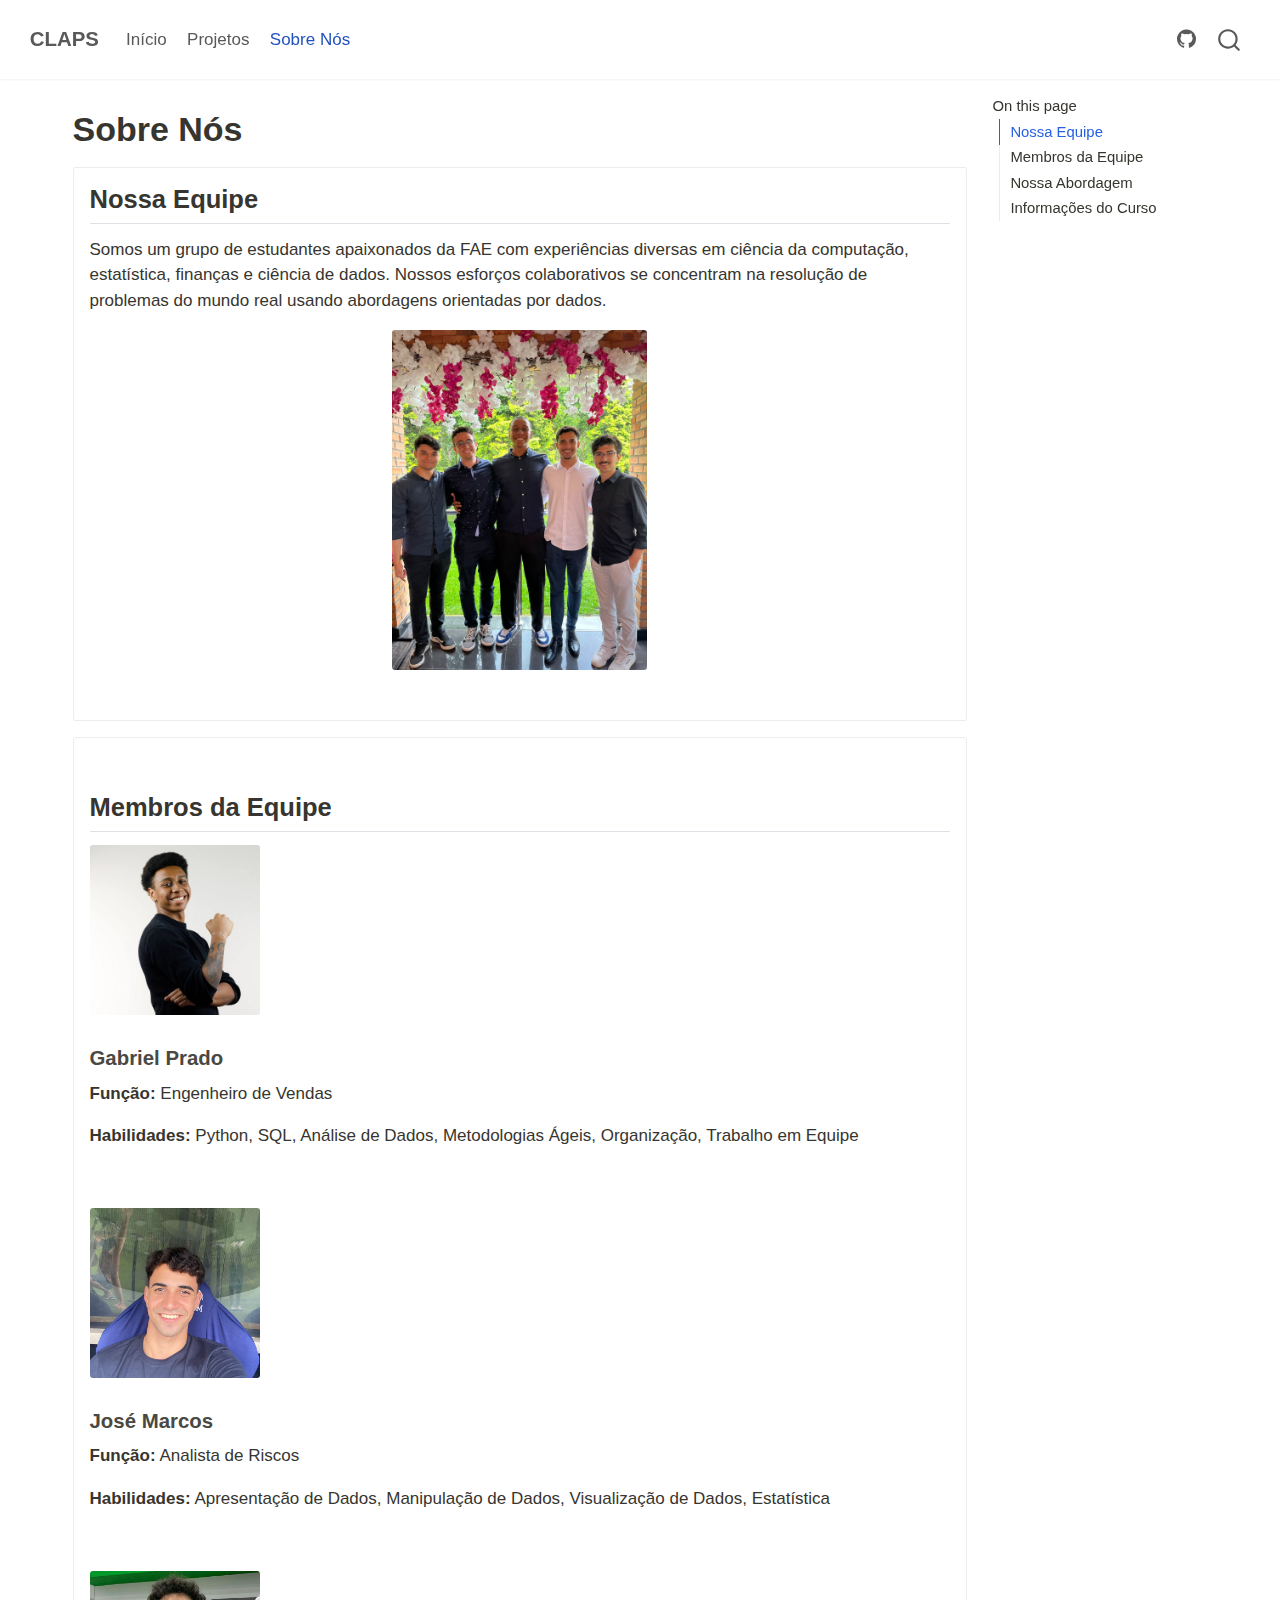
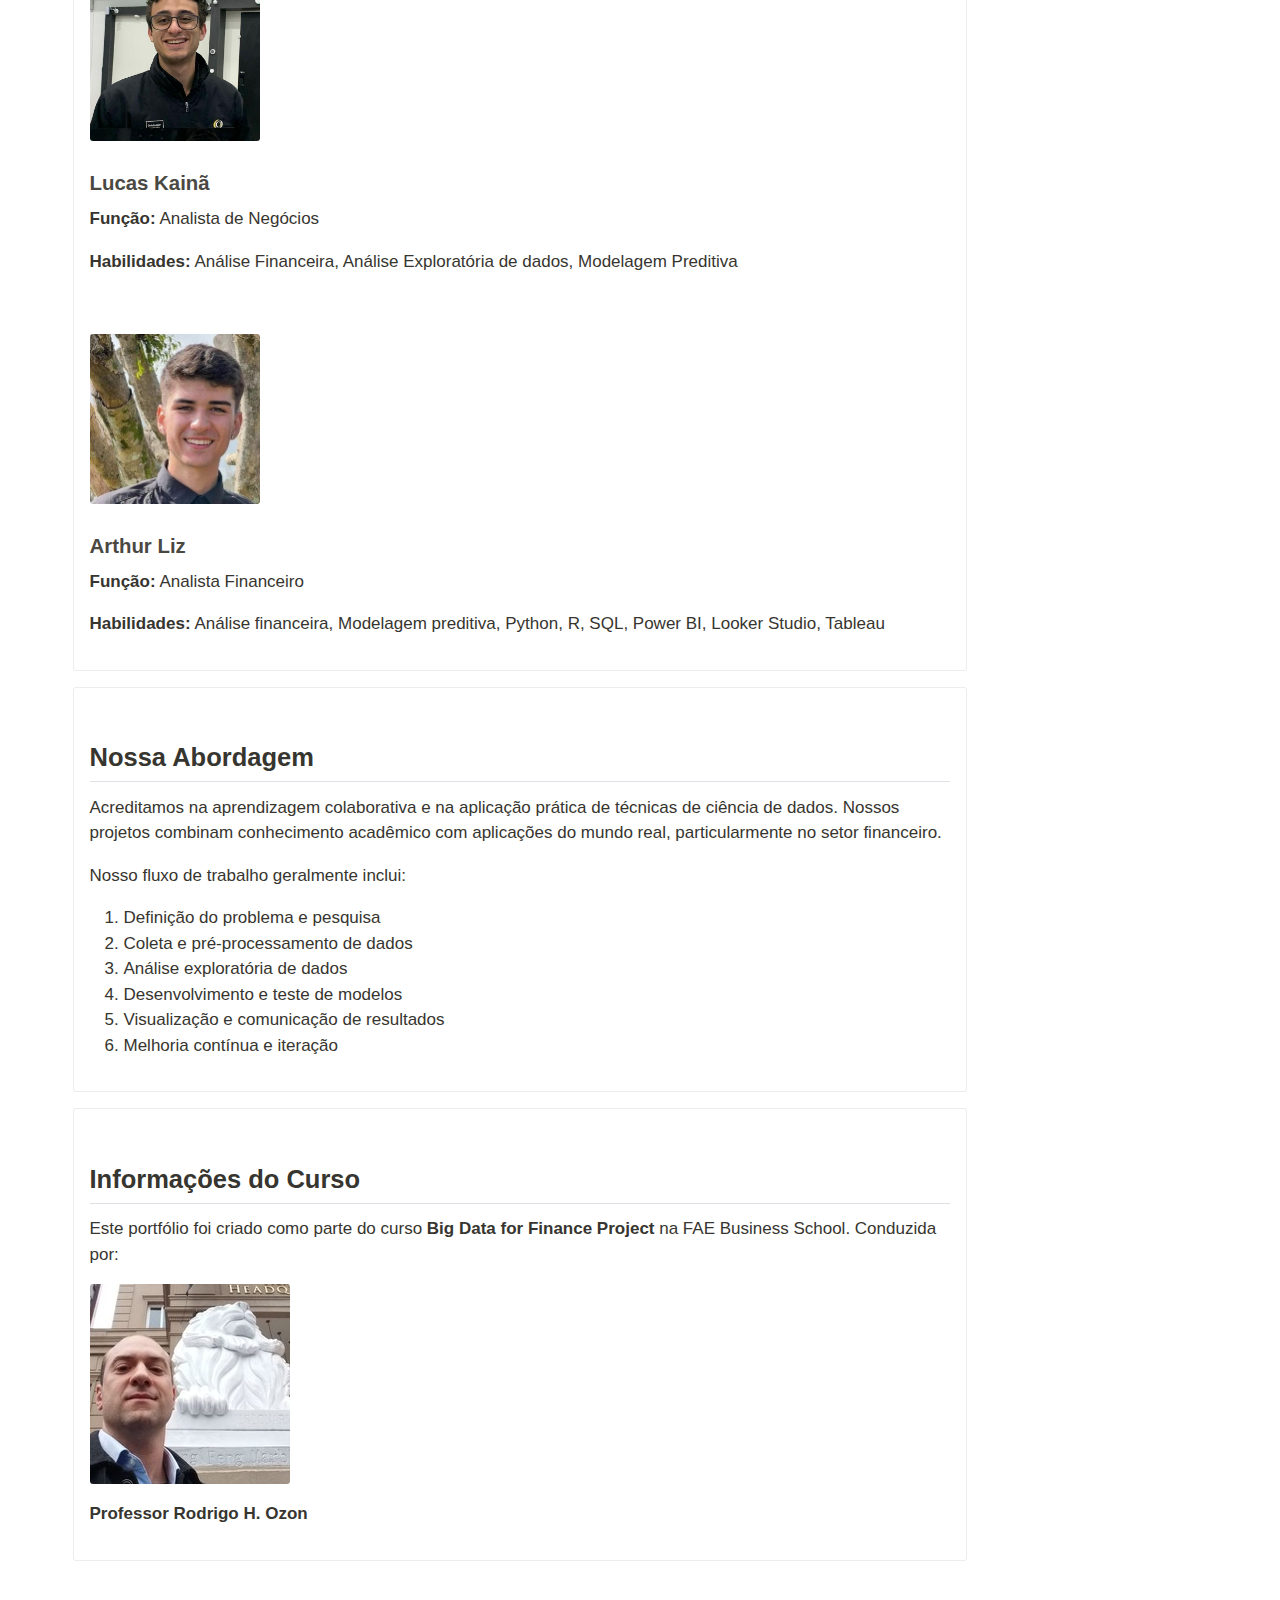
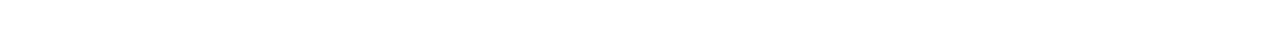
<file: sobre.html>
<!DOCTYPE html>
<html xmlns="http://www.w3.org/1999/xhtml" lang="en" xml:lang="en"><head>

<meta charset="utf-8">
<meta name="generator" content="quarto-1.6.42">

<meta name="viewport" content="width=device-width, initial-scale=1.0, user-scalable=yes">


<title>Sobre Nós – CLAPS</title>
<style>
code{white-space: pre-wrap;}
span.smallcaps{font-variant: small-caps;}
div.columns{display: flex; gap: min(4vw, 1.5em);}
div.column{flex: auto; overflow-x: auto;}
div.hanging-indent{margin-left: 1.5em; text-indent: -1.5em;}
ul.task-list{list-style: none;}
ul.task-list li input[type="checkbox"] {
  width: 0.8em;
  margin: 0 0.8em 0.2em -1em; /* quarto-specific, see https://github.com/quarto-dev/quarto-cli/issues/4556 */ 
  vertical-align: middle;
}
</style>


<script src="site_libs/quarto-nav/quarto-nav.js"></script>
<script src="site_libs/quarto-nav/headroom.min.js"></script>
<script src="site_libs/clipboard/clipboard.min.js"></script>
<script src="site_libs/quarto-search/autocomplete.umd.js"></script>
<script src="site_libs/quarto-search/fuse.min.js"></script>
<script src="site_libs/quarto-search/quarto-search.js"></script>
<meta name="quarto:offset" content="./">
<script src="site_libs/quarto-html/quarto.js"></script>
<script src="site_libs/quarto-html/popper.min.js"></script>
<script src="site_libs/quarto-html/tippy.umd.min.js"></script>
<script src="site_libs/quarto-html/anchor.min.js"></script>
<link href="site_libs/quarto-html/tippy.css" rel="stylesheet">
<link href="site_libs/quarto-html/quarto-syntax-highlighting-2f5df379a58b258e96c21c0638c20c03.css" rel="stylesheet" id="quarto-text-highlighting-styles">
<script src="site_libs/bootstrap/bootstrap.min.js"></script>
<link href="site_libs/bootstrap/bootstrap-icons.css" rel="stylesheet">
<link href="site_libs/bootstrap/bootstrap-bd18d44eca6e8432d5fc765ab7eae52f.min.css" rel="stylesheet" append-hash="true" id="quarto-bootstrap" data-mode="light">
<script id="quarto-search-options" type="application/json">{
  "location": "navbar",
  "copy-button": false,
  "collapse-after": 3,
  "panel-placement": "end",
  "type": "overlay",
  "limit": 50,
  "keyboard-shortcut": [
    "f",
    "/",
    "s"
  ],
  "show-item-context": false,
  "language": {
    "search-no-results-text": "No results",
    "search-matching-documents-text": "matching documents",
    "search-copy-link-title": "Copy link to search",
    "search-hide-matches-text": "Hide additional matches",
    "search-more-match-text": "more match in this document",
    "search-more-matches-text": "more matches in this document",
    "search-clear-button-title": "Clear",
    "search-text-placeholder": "",
    "search-detached-cancel-button-title": "Cancel",
    "search-submit-button-title": "Submit",
    "search-label": "Search"
  }
}</script>


<link rel="stylesheet" href="styles.css">
</head>

<body class="nav-fixed">

<div id="quarto-search-results"></div>
  <header id="quarto-header" class="headroom fixed-top">
    <nav class="navbar navbar-expand-lg " data-bs-theme="dark">
      <div class="navbar-container container-fluid">
      <div class="navbar-brand-container mx-auto">
    <a class="navbar-brand" href="./index.html">
    <span class="navbar-title">CLAPS</span>
    </a>
  </div>
            <div id="quarto-search" class="" title="Search"></div>
          <button class="navbar-toggler" type="button" data-bs-toggle="collapse" data-bs-target="#navbarCollapse" aria-controls="navbarCollapse" role="menu" aria-expanded="false" aria-label="Toggle navigation" onclick="if (window.quartoToggleHeadroom) { window.quartoToggleHeadroom(); }">
  <span class="navbar-toggler-icon"></span>
</button>
          <div class="collapse navbar-collapse" id="navbarCollapse">
            <ul class="navbar-nav navbar-nav-scroll me-auto">
  <li class="nav-item">
    <a class="nav-link" href="./index.html"> 
<span class="menu-text">Início</span></a>
  </li>  
  <li class="nav-item">
    <a class="nav-link" href="./projetos.html"> 
<span class="menu-text">Projetos</span></a>
  </li>  
  <li class="nav-item">
    <a class="nav-link active" href="./sobre.html" aria-current="page"> 
<span class="menu-text">Sobre Nós</span></a>
  </li>  
</ul>
            <ul class="navbar-nav navbar-nav-scroll ms-auto">
  <li class="nav-item compact">
    <a class="nav-link" href="https://github.com/palminhas4/portfolio"> <i class="bi bi-github" role="img">
</i> 
<span class="menu-text"></span></a>
  </li>  
</ul>
          </div> <!-- /navcollapse -->
            <div class="quarto-navbar-tools">
</div>
      </div> <!-- /container-fluid -->
    </nav>
</header>
<!-- content -->
<div id="quarto-content" class="quarto-container page-columns page-rows-contents page-layout-full page-navbar">
<!-- sidebar -->
<!-- margin-sidebar -->
    <div id="quarto-margin-sidebar" class="sidebar margin-sidebar">
        <nav id="TOC" role="doc-toc" class="toc-active">
    <h2 id="toc-title">On this page</h2>
   
  <ul>
  <li><a href="#nossa-equipe" id="toc-nossa-equipe" class="nav-link active" data-scroll-target="#nossa-equipe">Nossa Equipe</a></li>
  <li><a href="#membros-da-equipe" id="toc-membros-da-equipe" class="nav-link" data-scroll-target="#membros-da-equipe">Membros da Equipe</a>
  <ul class="collapse">
  <li><a href="#gabriel-prado" id="toc-gabriel-prado" class="nav-link" data-scroll-target="#gabriel-prado">Gabriel Prado</a></li>
  <li><a href="#josé-marcos" id="toc-josé-marcos" class="nav-link" data-scroll-target="#josé-marcos">José Marcos</a></li>
  <li><a href="#lucas-kainã" id="toc-lucas-kainã" class="nav-link" data-scroll-target="#lucas-kainã">Lucas Kainã</a></li>
  <li><a href="#arthur-liz" id="toc-arthur-liz" class="nav-link" data-scroll-target="#arthur-liz">Arthur Liz</a></li>
  </ul></li>
  <li><a href="#nossa-abordagem" id="toc-nossa-abordagem" class="nav-link" data-scroll-target="#nossa-abordagem">Nossa Abordagem</a></li>
  <li><a href="#informações-do-curso" id="toc-informações-do-curso" class="nav-link" data-scroll-target="#informações-do-curso">Informações do Curso</a></li>
  </ul>
</nav>
    </div>
<!-- main -->
<main class="content column-page-left" id="quarto-document-content">

<header id="title-block-header" class="quarto-title-block default">
<div class="quarto-title">
<h1 class="title">Sobre Nós</h1>
</div>



<div class="quarto-title-meta column-page-left">

    
  
    
  </div>
  


</header>


<section id="nossa-equipe" class="level2 content-block">
<h2 class="anchored" data-anchor-id="nossa-equipe">Nossa Equipe</h2>
<p>Somos um grupo de estudantes apaixonados da FAE com experiências diversas em ciência da computação, estatística, finanças e ciência de dados. Nossos esforços colaborativos se concentram na resolução de problemas do mundo real usando abordagens orientadas por dados.</p>
<div class="quarto-figure quarto-figure-center">
<figure class="figure">
<p><img src="images/fotodaequipe.jpeg" class="img-fluid quarto-figure quarto-figure-center figure-img" width="255"></p>
</figure>
</div>
</section>
<section id="membros-da-equipe" class="level2 content-block">
<h2 class="anchored" data-anchor-id="membros-da-equipe">Membros da Equipe</h2>
<p><a href="https://gabriel-days.github.io/portfolio/"><img src="images/gabe.jpeg" class="img-fluid" width="170"></a></p>
<section id="gabriel-prado" class="level3">
<h3 class="anchored" data-anchor-id="gabriel-prado">Gabriel Prado</h3>
<p><strong>Função:</strong> Engenheiro de Vendas</p>
<p><strong>Habilidades:</strong> Python, SQL, Análise de Dados, Metodologias Ágeis, Organização, Trabalho em Equipe</p>
<p><br>
</p>
<p><img src="images/zeze.jpeg" class="img-fluid" width="170"></p>
</section>
<section id="josé-marcos" class="level3">
<h3 class="anchored" data-anchor-id="josé-marcos">José Marcos</h3>
<p><strong>Função:</strong> Analista de Riscos</p>
<p><strong>Habilidades:</strong> Apresentação de Dados, Manipulação de Dados, Visualização de Dados, Estatística</p>
<p><br>
</p>
<p><img src="images/kaka.jpeg" class="img-fluid" width="170"></p>
</section>
<section id="lucas-kainã" class="level3">
<h3 class="anchored" data-anchor-id="lucas-kainã">Lucas Kainã</h3>
<p><strong>Função:</strong> Analista de Negócios</p>
<p><strong>Habilidades:</strong> Análise Financeira, Análise Exploratória de dados, Modelagem Preditiva</p>
<p><br>
</p>
<p><img src="images/tutuco.jpeg" class="img-fluid" width="170"></p>
</section>
<section id="arthur-liz" class="level3">
<h3 class="anchored" data-anchor-id="arthur-liz">Arthur Liz</h3>
<p><strong>Função:</strong> Analista Financeiro</p>
<p><strong>Habilidades:</strong> Análise financeira, Modelagem preditiva, Python, R, SQL, Power BI, Looker Studio, Tableau</p>
</section>
</section>
<section id="nossa-abordagem" class="level2 content-block">
<h2 class="anchored" data-anchor-id="nossa-abordagem">Nossa Abordagem</h2>
<p>Acreditamos na aprendizagem colaborativa e na aplicação prática de técnicas de ciência de dados. Nossos projetos combinam conhecimento acadêmico com aplicações do mundo real, particularmente no setor financeiro.</p>
<p>Nosso fluxo de trabalho geralmente inclui:</p>
<ol type="1">
<li>Definição do problema e pesquisa</li>
<li>Coleta e pré-processamento de dados</li>
<li>Análise exploratória de dados</li>
<li>Desenvolvimento e teste de modelos</li>
<li>Visualização e comunicação de resultados</li>
<li>Melhoria contínua e iteração</li>
</ol>
</section>
<section id="informações-do-curso" class="level2 content-block">
<h2 class="anchored" data-anchor-id="informações-do-curso">Informações do Curso</h2>
<p>Este portfólio foi criado como parte do curso <strong>Big Data for Finance Project</strong> na FAE Business School. Conduzida por:</p>
<p><a href="https://profrhozon.github.io/site/"><img src="images/profrodrigo.jpg" class="img-fluid"></a></p>
<p><strong>Professor Rodrigo H. Ozon<br>
</strong></p>
</section>



</main> <!-- /main -->
<script id="quarto-html-after-body" type="application/javascript">
window.document.addEventListener("DOMContentLoaded", function (event) {
  const toggleBodyColorMode = (bsSheetEl) => {
    const mode = bsSheetEl.getAttribute("data-mode");
    const bodyEl = window.document.querySelector("body");
    if (mode === "dark") {
      bodyEl.classList.add("quarto-dark");
      bodyEl.classList.remove("quarto-light");
    } else {
      bodyEl.classList.add("quarto-light");
      bodyEl.classList.remove("quarto-dark");
    }
  }
  const toggleBodyColorPrimary = () => {
    const bsSheetEl = window.document.querySelector("link#quarto-bootstrap");
    if (bsSheetEl) {
      toggleBodyColorMode(bsSheetEl);
    }
  }
  toggleBodyColorPrimary();  
  const icon = "";
  const anchorJS = new window.AnchorJS();
  anchorJS.options = {
    placement: 'right',
    icon: icon
  };
  anchorJS.add('.anchored');
  const isCodeAnnotation = (el) => {
    for (const clz of el.classList) {
      if (clz.startsWith('code-annotation-')) {                     
        return true;
      }
    }
    return false;
  }
  const onCopySuccess = function(e) {
    // button target
    const button = e.trigger;
    // don't keep focus
    button.blur();
    // flash "checked"
    button.classList.add('code-copy-button-checked');
    var currentTitle = button.getAttribute("title");
    button.setAttribute("title", "Copied!");
    let tooltip;
    if (window.bootstrap) {
      button.setAttribute("data-bs-toggle", "tooltip");
      button.setAttribute("data-bs-placement", "left");
      button.setAttribute("data-bs-title", "Copied!");
      tooltip = new bootstrap.Tooltip(button, 
        { trigger: "manual", 
          customClass: "code-copy-button-tooltip",
          offset: [0, -8]});
      tooltip.show();    
    }
    setTimeout(function() {
      if (tooltip) {
        tooltip.hide();
        button.removeAttribute("data-bs-title");
        button.removeAttribute("data-bs-toggle");
        button.removeAttribute("data-bs-placement");
      }
      button.setAttribute("title", currentTitle);
      button.classList.remove('code-copy-button-checked');
    }, 1000);
    // clear code selection
    e.clearSelection();
  }
  const getTextToCopy = function(trigger) {
      const codeEl = trigger.previousElementSibling.cloneNode(true);
      for (const childEl of codeEl.children) {
        if (isCodeAnnotation(childEl)) {
          childEl.remove();
        }
      }
      return codeEl.innerText;
  }
  const clipboard = new window.ClipboardJS('.code-copy-button:not([data-in-quarto-modal])', {
    text: getTextToCopy
  });
  clipboard.on('success', onCopySuccess);
  if (window.document.getElementById('quarto-embedded-source-code-modal')) {
    const clipboardModal = new window.ClipboardJS('.code-copy-button[data-in-quarto-modal]', {
      text: getTextToCopy,
      container: window.document.getElementById('quarto-embedded-source-code-modal')
    });
    clipboardModal.on('success', onCopySuccess);
  }
    var localhostRegex = new RegExp(/^(?:http|https):\/\/localhost\:?[0-9]*\//);
    var mailtoRegex = new RegExp(/^mailto:/);
      var filterRegex = new RegExp('/' + window.location.host + '/');
    var isInternal = (href) => {
        return filterRegex.test(href) || localhostRegex.test(href) || mailtoRegex.test(href);
    }
    // Inspect non-navigation links and adorn them if external
 	var links = window.document.querySelectorAll('a[href]:not(.nav-link):not(.navbar-brand):not(.toc-action):not(.sidebar-link):not(.sidebar-item-toggle):not(.pagination-link):not(.no-external):not([aria-hidden]):not(.dropdown-item):not(.quarto-navigation-tool):not(.about-link)');
    for (var i=0; i<links.length; i++) {
      const link = links[i];
      if (!isInternal(link.href)) {
        // undo the damage that might have been done by quarto-nav.js in the case of
        // links that we want to consider external
        if (link.dataset.originalHref !== undefined) {
          link.href = link.dataset.originalHref;
        }
      }
    }
  function tippyHover(el, contentFn, onTriggerFn, onUntriggerFn) {
    const config = {
      allowHTML: true,
      maxWidth: 500,
      delay: 100,
      arrow: false,
      appendTo: function(el) {
          return el.parentElement;
      },
      interactive: true,
      interactiveBorder: 10,
      theme: 'quarto',
      placement: 'bottom-start',
    };
    if (contentFn) {
      config.content = contentFn;
    }
    if (onTriggerFn) {
      config.onTrigger = onTriggerFn;
    }
    if (onUntriggerFn) {
      config.onUntrigger = onUntriggerFn;
    }
    window.tippy(el, config); 
  }
  const noterefs = window.document.querySelectorAll('a[role="doc-noteref"]');
  for (var i=0; i<noterefs.length; i++) {
    const ref = noterefs[i];
    tippyHover(ref, function() {
      // use id or data attribute instead here
      let href = ref.getAttribute('data-footnote-href') || ref.getAttribute('href');
      try { href = new URL(href).hash; } catch {}
      const id = href.replace(/^#\/?/, "");
      const note = window.document.getElementById(id);
      if (note) {
        return note.innerHTML;
      } else {
        return "";
      }
    });
  }
  const xrefs = window.document.querySelectorAll('a.quarto-xref');
  const processXRef = (id, note) => {
    // Strip column container classes
    const stripColumnClz = (el) => {
      el.classList.remove("page-full", "page-columns");
      if (el.children) {
        for (const child of el.children) {
          stripColumnClz(child);
        }
      }
    }
    stripColumnClz(note)
    if (id === null || id.startsWith('sec-')) {
      // Special case sections, only their first couple elements
      const container = document.createElement("div");
      if (note.children && note.children.length > 2) {
        container.appendChild(note.children[0].cloneNode(true));
        for (let i = 1; i < note.children.length; i++) {
          const child = note.children[i];
          if (child.tagName === "P" && child.innerText === "") {
            continue;
          } else {
            container.appendChild(child.cloneNode(true));
            break;
          }
        }
        if (window.Quarto?.typesetMath) {
          window.Quarto.typesetMath(container);
        }
        return container.innerHTML
      } else {
        if (window.Quarto?.typesetMath) {
          window.Quarto.typesetMath(note);
        }
        return note.innerHTML;
      }
    } else {
      // Remove any anchor links if they are present
      const anchorLink = note.querySelector('a.anchorjs-link');
      if (anchorLink) {
        anchorLink.remove();
      }
      if (window.Quarto?.typesetMath) {
        window.Quarto.typesetMath(note);
      }
      if (note.classList.contains("callout")) {
        return note.outerHTML;
      } else {
        return note.innerHTML;
      }
    }
  }
  for (var i=0; i<xrefs.length; i++) {
    const xref = xrefs[i];
    tippyHover(xref, undefined, function(instance) {
      instance.disable();
      let url = xref.getAttribute('href');
      let hash = undefined; 
      if (url.startsWith('#')) {
        hash = url;
      } else {
        try { hash = new URL(url).hash; } catch {}
      }
      if (hash) {
        const id = hash.replace(/^#\/?/, "");
        const note = window.document.getElementById(id);
        if (note !== null) {
          try {
            const html = processXRef(id, note.cloneNode(true));
            instance.setContent(html);
          } finally {
            instance.enable();
            instance.show();
          }
        } else {
          // See if we can fetch this
          fetch(url.split('#')[0])
          .then(res => res.text())
          .then(html => {
            const parser = new DOMParser();
            const htmlDoc = parser.parseFromString(html, "text/html");
            const note = htmlDoc.getElementById(id);
            if (note !== null) {
              const html = processXRef(id, note);
              instance.setContent(html);
            } 
          }).finally(() => {
            instance.enable();
            instance.show();
          });
        }
      } else {
        // See if we can fetch a full url (with no hash to target)
        // This is a special case and we should probably do some content thinning / targeting
        fetch(url)
        .then(res => res.text())
        .then(html => {
          const parser = new DOMParser();
          const htmlDoc = parser.parseFromString(html, "text/html");
          const note = htmlDoc.querySelector('main.content');
          if (note !== null) {
            // This should only happen for chapter cross references
            // (since there is no id in the URL)
            // remove the first header
            if (note.children.length > 0 && note.children[0].tagName === "HEADER") {
              note.children[0].remove();
            }
            const html = processXRef(null, note);
            instance.setContent(html);
          } 
        }).finally(() => {
          instance.enable();
          instance.show();
        });
      }
    }, function(instance) {
    });
  }
      let selectedAnnoteEl;
      const selectorForAnnotation = ( cell, annotation) => {
        let cellAttr = 'data-code-cell="' + cell + '"';
        let lineAttr = 'data-code-annotation="' +  annotation + '"';
        const selector = 'span[' + cellAttr + '][' + lineAttr + ']';
        return selector;
      }
      const selectCodeLines = (annoteEl) => {
        const doc = window.document;
        const targetCell = annoteEl.getAttribute("data-target-cell");
        const targetAnnotation = annoteEl.getAttribute("data-target-annotation");
        const annoteSpan = window.document.querySelector(selectorForAnnotation(targetCell, targetAnnotation));
        const lines = annoteSpan.getAttribute("data-code-lines").split(",");
        const lineIds = lines.map((line) => {
          return targetCell + "-" + line;
        })
        let top = null;
        let height = null;
        let parent = null;
        if (lineIds.length > 0) {
            //compute the position of the single el (top and bottom and make a div)
            const el = window.document.getElementById(lineIds[0]);
            top = el.offsetTop;
            height = el.offsetHeight;
            parent = el.parentElement.parentElement;
          if (lineIds.length > 1) {
            const lastEl = window.document.getElementById(lineIds[lineIds.length - 1]);
            const bottom = lastEl.offsetTop + lastEl.offsetHeight;
            height = bottom - top;
          }
          if (top !== null && height !== null && parent !== null) {
            // cook up a div (if necessary) and position it 
            let div = window.document.getElementById("code-annotation-line-highlight");
            if (div === null) {
              div = window.document.createElement("div");
              div.setAttribute("id", "code-annotation-line-highlight");
              div.style.position = 'absolute';
              parent.appendChild(div);
            }
            div.style.top = top - 2 + "px";
            div.style.height = height + 4 + "px";
            div.style.left = 0;
            let gutterDiv = window.document.getElementById("code-annotation-line-highlight-gutter");
            if (gutterDiv === null) {
              gutterDiv = window.document.createElement("div");
              gutterDiv.setAttribute("id", "code-annotation-line-highlight-gutter");
              gutterDiv.style.position = 'absolute';
              const codeCell = window.document.getElementById(targetCell);
              const gutter = codeCell.querySelector('.code-annotation-gutter');
              gutter.appendChild(gutterDiv);
            }
            gutterDiv.style.top = top - 2 + "px";
            gutterDiv.style.height = height + 4 + "px";
          }
          selectedAnnoteEl = annoteEl;
        }
      };
      const unselectCodeLines = () => {
        const elementsIds = ["code-annotation-line-highlight", "code-annotation-line-highlight-gutter"];
        elementsIds.forEach((elId) => {
          const div = window.document.getElementById(elId);
          if (div) {
            div.remove();
          }
        });
        selectedAnnoteEl = undefined;
      };
        // Handle positioning of the toggle
    window.addEventListener(
      "resize",
      throttle(() => {
        elRect = undefined;
        if (selectedAnnoteEl) {
          selectCodeLines(selectedAnnoteEl);
        }
      }, 10)
    );
    function throttle(fn, ms) {
    let throttle = false;
    let timer;
      return (...args) => {
        if(!throttle) { // first call gets through
            fn.apply(this, args);
            throttle = true;
        } else { // all the others get throttled
            if(timer) clearTimeout(timer); // cancel #2
            timer = setTimeout(() => {
              fn.apply(this, args);
              timer = throttle = false;
            }, ms);
        }
      };
    }
      // Attach click handler to the DT
      const annoteDls = window.document.querySelectorAll('dt[data-target-cell]');
      for (const annoteDlNode of annoteDls) {
        annoteDlNode.addEventListener('click', (event) => {
          const clickedEl = event.target;
          if (clickedEl !== selectedAnnoteEl) {
            unselectCodeLines();
            const activeEl = window.document.querySelector('dt[data-target-cell].code-annotation-active');
            if (activeEl) {
              activeEl.classList.remove('code-annotation-active');
            }
            selectCodeLines(clickedEl);
            clickedEl.classList.add('code-annotation-active');
          } else {
            // Unselect the line
            unselectCodeLines();
            clickedEl.classList.remove('code-annotation-active');
          }
        });
      }
  const findCites = (el) => {
    const parentEl = el.parentElement;
    if (parentEl) {
      const cites = parentEl.dataset.cites;
      if (cites) {
        return {
          el,
          cites: cites.split(' ')
        };
      } else {
        return findCites(el.parentElement)
      }
    } else {
      return undefined;
    }
  };
  var bibliorefs = window.document.querySelectorAll('a[role="doc-biblioref"]');
  for (var i=0; i<bibliorefs.length; i++) {
    const ref = bibliorefs[i];
    const citeInfo = findCites(ref);
    if (citeInfo) {
      tippyHover(citeInfo.el, function() {
        var popup = window.document.createElement('div');
        citeInfo.cites.forEach(function(cite) {
          var citeDiv = window.document.createElement('div');
          citeDiv.classList.add('hanging-indent');
          citeDiv.classList.add('csl-entry');
          var biblioDiv = window.document.getElementById('ref-' + cite);
          if (biblioDiv) {
            citeDiv.innerHTML = biblioDiv.innerHTML;
          }
          popup.appendChild(citeDiv);
        });
        return popup.innerHTML;
      });
    }
  }
});
</script>
</div> <!-- /content -->




</body></html>
</file>
<file: site_libs/quarto-html/tippy.css>
.tippy-box[data-animation=fade][data-state=hidden]{opacity:0}[data-tippy-root]{max-width:calc(100vw - 10px)}.tippy-box{position:relative;background-color:#333;color:#fff;border-radius:4px;font-size:14px;line-height:1.4;white-space:normal;outline:0;transition-property:transform,visibility,opacity}.tippy-box[data-placement^=top]>.tippy-arrow{bottom:0}.tippy-box[data-placement^=top]>.tippy-arrow:before{bottom:-7px;left:0;border-width:8px 8px 0;border-top-color:initial;transform-origin:center top}.tippy-box[data-placement^=bottom]>.tippy-arrow{top:0}.tippy-box[data-placement^=bottom]>.tippy-arrow:before{top:-7px;left:0;border-width:0 8px 8px;border-bottom-color:initial;transform-origin:center bottom}.tippy-box[data-placement^=left]>.tippy-arrow{right:0}.tippy-box[data-placement^=left]>.tippy-arrow:before{border-width:8px 0 8px 8px;border-left-color:initial;right:-7px;transform-origin:center left}.tippy-box[data-placement^=right]>.tippy-arrow{left:0}.tippy-box[data-placement^=right]>.tippy-arrow:before{left:-7px;border-width:8px 8px 8px 0;border-right-color:initial;transform-origin:center right}.tippy-box[data-inertia][data-state=visible]{transition-timing-function:cubic-bezier(.54,1.5,.38,1.11)}.tippy-arrow{width:16px;height:16px;color:#333}.tippy-arrow:before{content:"";position:absolute;border-color:transparent;border-style:solid}.tippy-content{position:relative;padding:5px 9px;z-index:1}
</file>
<file: site_libs/quarto-html/quarto-syntax-highlighting-2f5df379a58b258e96c21c0638c20c03.css>
/* quarto syntax highlight colors */
:root {
  --quarto-hl-ot-color: #003B4F;
  --quarto-hl-at-color: #657422;
  --quarto-hl-ss-color: #20794D;
  --quarto-hl-an-color: #5E5E5E;
  --quarto-hl-fu-color: #4758AB;
  --quarto-hl-st-color: #20794D;
  --quarto-hl-cf-color: #003B4F;
  --quarto-hl-op-color: #5E5E5E;
  --quarto-hl-er-color: #AD0000;
  --quarto-hl-bn-color: #AD0000;
  --quarto-hl-al-color: #AD0000;
  --quarto-hl-va-color: #111111;
  --quarto-hl-bu-color: inherit;
  --quarto-hl-ex-color: inherit;
  --quarto-hl-pp-color: #AD0000;
  --quarto-hl-in-color: #5E5E5E;
  --quarto-hl-vs-color: #20794D;
  --quarto-hl-wa-color: #5E5E5E;
  --quarto-hl-do-color: #5E5E5E;
  --quarto-hl-im-color: #00769E;
  --quarto-hl-ch-color: #20794D;
  --quarto-hl-dt-color: #AD0000;
  --quarto-hl-fl-color: #AD0000;
  --quarto-hl-co-color: #5E5E5E;
  --quarto-hl-cv-color: #5E5E5E;
  --quarto-hl-cn-color: #8f5902;
  --quarto-hl-sc-color: #5E5E5E;
  --quarto-hl-dv-color: #AD0000;
  --quarto-hl-kw-color: #003B4F;
}

/* other quarto variables */
:root {
  --quarto-font-monospace: SFMono-Regular, Menlo, Monaco, Consolas, "Liberation Mono", "Courier New", monospace;
}

pre > code.sourceCode > span {
  color: #003B4F;
}

code span {
  color: #003B4F;
}

code.sourceCode > span {
  color: #003B4F;
}

div.sourceCode,
div.sourceCode pre.sourceCode {
  color: #003B4F;
}

code span.ot {
  color: #003B4F;
  font-style: inherit;
}

code span.at {
  color: #657422;
  font-style: inherit;
}

code span.ss {
  color: #20794D;
  font-style: inherit;
}

code span.an {
  color: #5E5E5E;
  font-style: inherit;
}

code span.fu {
  color: #4758AB;
  font-style: inherit;
}

code span.st {
  color: #20794D;
  font-style: inherit;
}

code span.cf {
  color: #003B4F;
  font-weight: bold;
  font-style: inherit;
}

code span.op {
  color: #5E5E5E;
  font-style: inherit;
}

code span.er {
  color: #AD0000;
  font-style: inherit;
}

code span.bn {
  color: #AD0000;
  font-style: inherit;
}

code span.al {
  color: #AD0000;
  font-style: inherit;
}

code span.va {
  color: #111111;
  font-style: inherit;
}

code span.bu {
  font-style: inherit;
}

code span.ex {
  font-style: inherit;
}

code span.pp {
  color: #AD0000;
  font-style: inherit;
}

code span.in {
  color: #5E5E5E;
  font-style: inherit;
}

code span.vs {
  color: #20794D;
  font-style: inherit;
}

code span.wa {
  color: #5E5E5E;
  font-style: italic;
}

code span.do {
  color: #5E5E5E;
  font-style: italic;
}

code span.im {
  color: #00769E;
  font-style: inherit;
}

code span.ch {
  color: #20794D;
  font-style: inherit;
}

code span.dt {
  color: #AD0000;
  font-style: inherit;
}

code span.fl {
  color: #AD0000;
  font-style: inherit;
}

code span.co {
  color: #5E5E5E;
  font-style: inherit;
}

code span.cv {
  color: #5E5E5E;
  font-style: italic;
}

code span.cn {
  color: #8f5902;
  font-style: inherit;
}

code span.sc {
  color: #5E5E5E;
  font-style: inherit;
}

code span.dv {
  color: #AD0000;
  font-style: inherit;
}

code span.kw {
  color: #003B4F;
  font-weight: bold;
  font-style: inherit;
}

.prevent-inlining {
  content: "</";
}

/*# sourceMappingURL=35eb38a806ee71ea6d2563be2308c832.css.map */
</file>
<file: styles.css>
/* Estilos inspirados no Notion */
:root {
    --notion-font: -apple-system, BlinkMacSystemFont, 'Segoe UI', Helvetica, 'Apple Color Emoji', Arial, sans-serif, 'Segoe UI Emoji', 'Segoe UI Symbol';
    --notion-bg: #ffffff;
    --notion-text: #37352f;
    --notion-gray: #e9e9e7;
    --notion-light-gray: #f7f6f3;
    --notion-link: #0b6bcb;
    --notion-border: rgba(55, 53, 47, 0.09);
  }
  
  body {
    font-family: var(--notion-font);
    color: var(--notion-text);
    background-color: var(--notion-bg);
    line-height: 1.5;
    margin: 0;
    padding: 0;
  }
  
  /* Estilos do cabeçalho */
  .navbar {
    box-shadow: rgba(15, 15, 15, 0.05) 0px 1px 2px;
    background: white;
    padding: 1rem 2rem;
  }
  
  .navbar-title {
    font-weight: 600;
    font-size: 1.2rem;
  }
  
  /* Estilos do container */
  .quarto-body {
    max-width: 900px;
    margin: 0 auto;
    padding: 2rem;
  }
  
  /* Títulos */
  h1, h2, h3, h4, h5, h6 {
    font-weight: 600;
    margin-top: 1.5em;
    margin-bottom: 0.5em;
  }
  
  h1 {
    font-size: 2rem;
  }
  
  h2 {
    font-size: 1.5rem;
  }
  
  h3 {
    font-size: 1.2rem;
  }
  
  /* Links */
  a {
    color: var(--notion-link);
    text-decoration: none;
  }
  
  a:hover {
    text-decoration: underline;
  }
  
  /* Blocos de conteúdo estilo cartão */
  .content-block {
    border-radius: 3px;
    padding: 16px;
    margin-bottom: 16px;
    border: 1px solid var(--notion-border);
    background: white;
  }
  
  /* Blocos de código */
  pre {
    background: var(--notion-light-gray);
    border-radius: 3px;
    padding: 16px;
    overflow-x: auto;
  }
  
  code {
    background: var(--notion-light-gray);
    padding: 0.2em 0.4em;
    border-radius: 3px;
    font-size: 0.9em;
  }
  
  /* Tabelas */
  table {
    border-collapse: collapse;
    width: 100%;
    margin: 1em 0;
  }
  
  table th, table td {
    border: 1px solid var(--notion-border);
    padding: 8px 12px;
  }
  
  table th {
    background-color: var(--notion-light-gray);
    font-weight: 500;
  }
  
  /* Imagens */
  img {
    max-width: 100%;
    height: auto;
    border-radius: 3px;
  }
  
  /* Seções toggle (como toggles do Notion) */
  .callout {
    border-radius: 3px;
    border-left: 3px solid var(--notion-gray);
    background: var(--notion-light-gray);
    padding: 16px;
    margin: 16px 0;
  }
  
  .callout-title {
    font-weight: 500;
    margin-bottom: 8px;
  }
  
  /* Ajustes responsivos */
  @media (max-width: 768px) {
    .quarto-body {
      padding: 1rem;
    }
  }
</file>
<file: site_libs/htmltools-fill-0.5.8.1/fill.css>
@layer htmltools {
  .html-fill-container {
    display: flex;
    flex-direction: column;
    /* Prevent the container from expanding vertically or horizontally beyond its
    parent's constraints. */
    min-height: 0;
    min-width: 0;
  }
  .html-fill-container > .html-fill-item {
    /* Fill items can grow and shrink freely within
    available vertical space in fillable container */
    flex: 1 1 auto;
    min-height: 0;
    min-width: 0;
  }
  .html-fill-container > :not(.html-fill-item) {
    /* Prevent shrinking or growing of non-fill items */
    flex: 0 0 auto;
  }
}
</file>
<file: site_libs/datatables-css-0.0.0/datatables-crosstalk.css>
.dt-crosstalk-fade {
  opacity: 0.2;
}

html body div.DTS div.dataTables_scrollBody {
  background: none;
}


/*
Fix https://github.com/rstudio/DT/issues/563
If the `table.display` is set to "block" (e.g., pkgdown), the browser will display
datatable objects strangely. The search panel and the page buttons will still be
in full-width but the table body will be "compact" and shorter.
In therory, having this attributes will affect `dom="t"`
with `display: block` users. But in reality, there should be no one.
We may remove the below lines in the future if the upstream agree to have this there.
See https://github.com/DataTables/DataTablesSrc/issues/160
*/

table.dataTable {
  display: table;
}


/*
When DTOutput(fill = TRUE), it receives a .html-fill-item class (via htmltools::bindFillRole()), which effectively amounts to `flex: 1 1 auto`. That's mostly fine, but the case where `fillContainer=TRUE`+`height:auto`+`flex-basis:auto` and the container (e.g., a bslib::card()) doesn't have a defined height is a bit problematic since the table wants to fit the parent but the parent wants to fit the table, which results pretty small table height (maybe because there is a minimum height somewhere?). It seems better in this case to impose a 400px height default for the table, which we can do by setting `flex-basis` to 400px (the table is still allowed to grow/shrink when the container has an opinionated height).
*/

.html-fill-container > .html-fill-item.datatables {
  flex-basis: 400px;
}
</file>
<file: site_libs/crosstalk-1.2.1/css/crosstalk.min.css>
.container-fluid.crosstalk-bscols{margin-left:-30px;margin-right:-30px;white-space:normal}body>.container-fluid.crosstalk-bscols{margin-left:auto;margin-right:auto}.crosstalk-input-checkboxgroup .crosstalk-options-group .crosstalk-options-column{display:inline-block;padding-right:12px;vertical-align:top}@media only screen and (max-width: 480px){.crosstalk-input-checkboxgroup .crosstalk-options-group .crosstalk-options-column{display:block;padding-right:inherit}}.crosstalk-input{margin-bottom:15px}.crosstalk-input .control-label{margin-bottom:0;vertical-align:middle}.crosstalk-input input[type="checkbox"]{margin:4px 0 0;margin-top:1px;line-height:normal}.crosstalk-input .checkbox{position:relative;display:block;margin-top:10px;margin-bottom:10px}.crosstalk-input .checkbox>label{padding-left:20px;margin-bottom:0;font-weight:400;cursor:pointer}.crosstalk-input .checkbox input[type="checkbox"],.crosstalk-input .checkbox-inline input[type="checkbox"]{position:absolute;margin-top:2px;margin-left:-20px}.crosstalk-input .checkbox+.checkbox{margin-top:-5px}.crosstalk-input .checkbox-inline{position:relative;display:inline-block;padding-left:20px;margin-bottom:0;font-weight:400;vertical-align:middle;cursor:pointer}.crosstalk-input .checkbox-inline+.checkbox-inline{margin-top:0;margin-left:10px}
</file>
